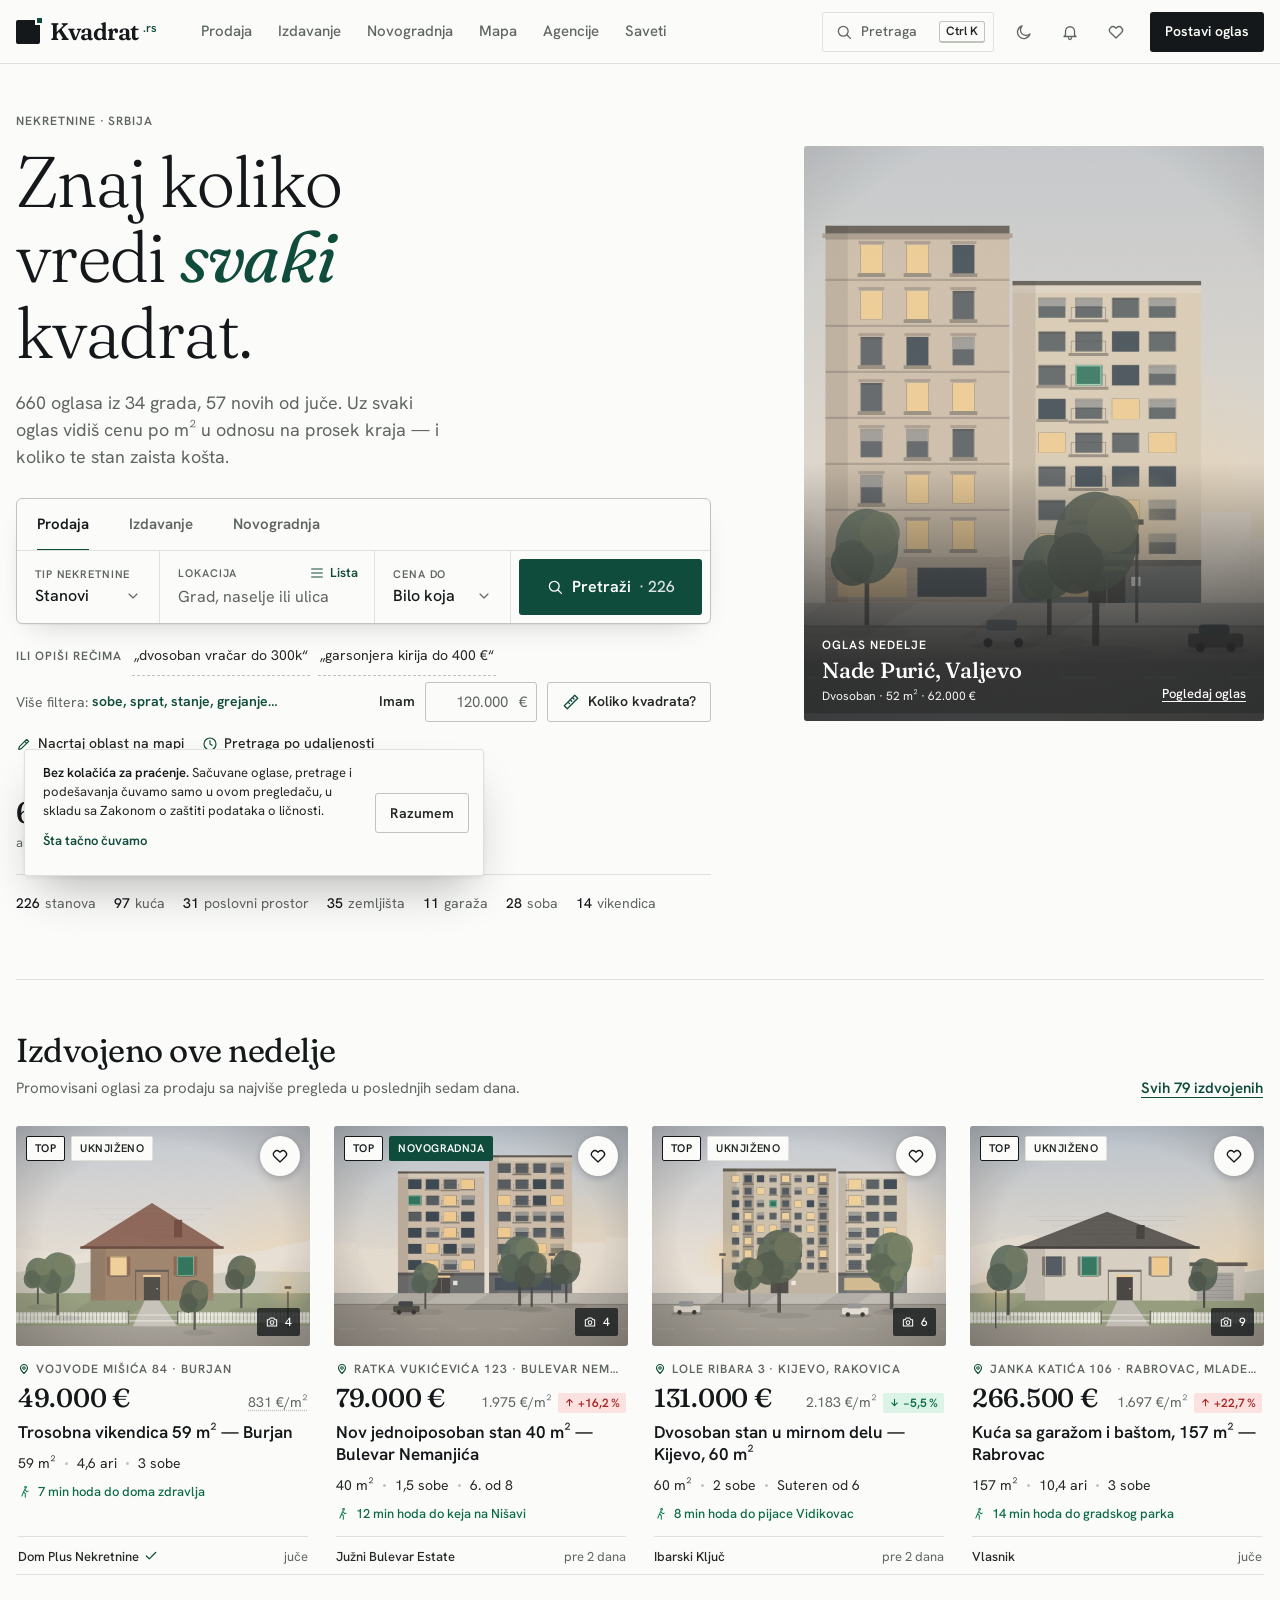
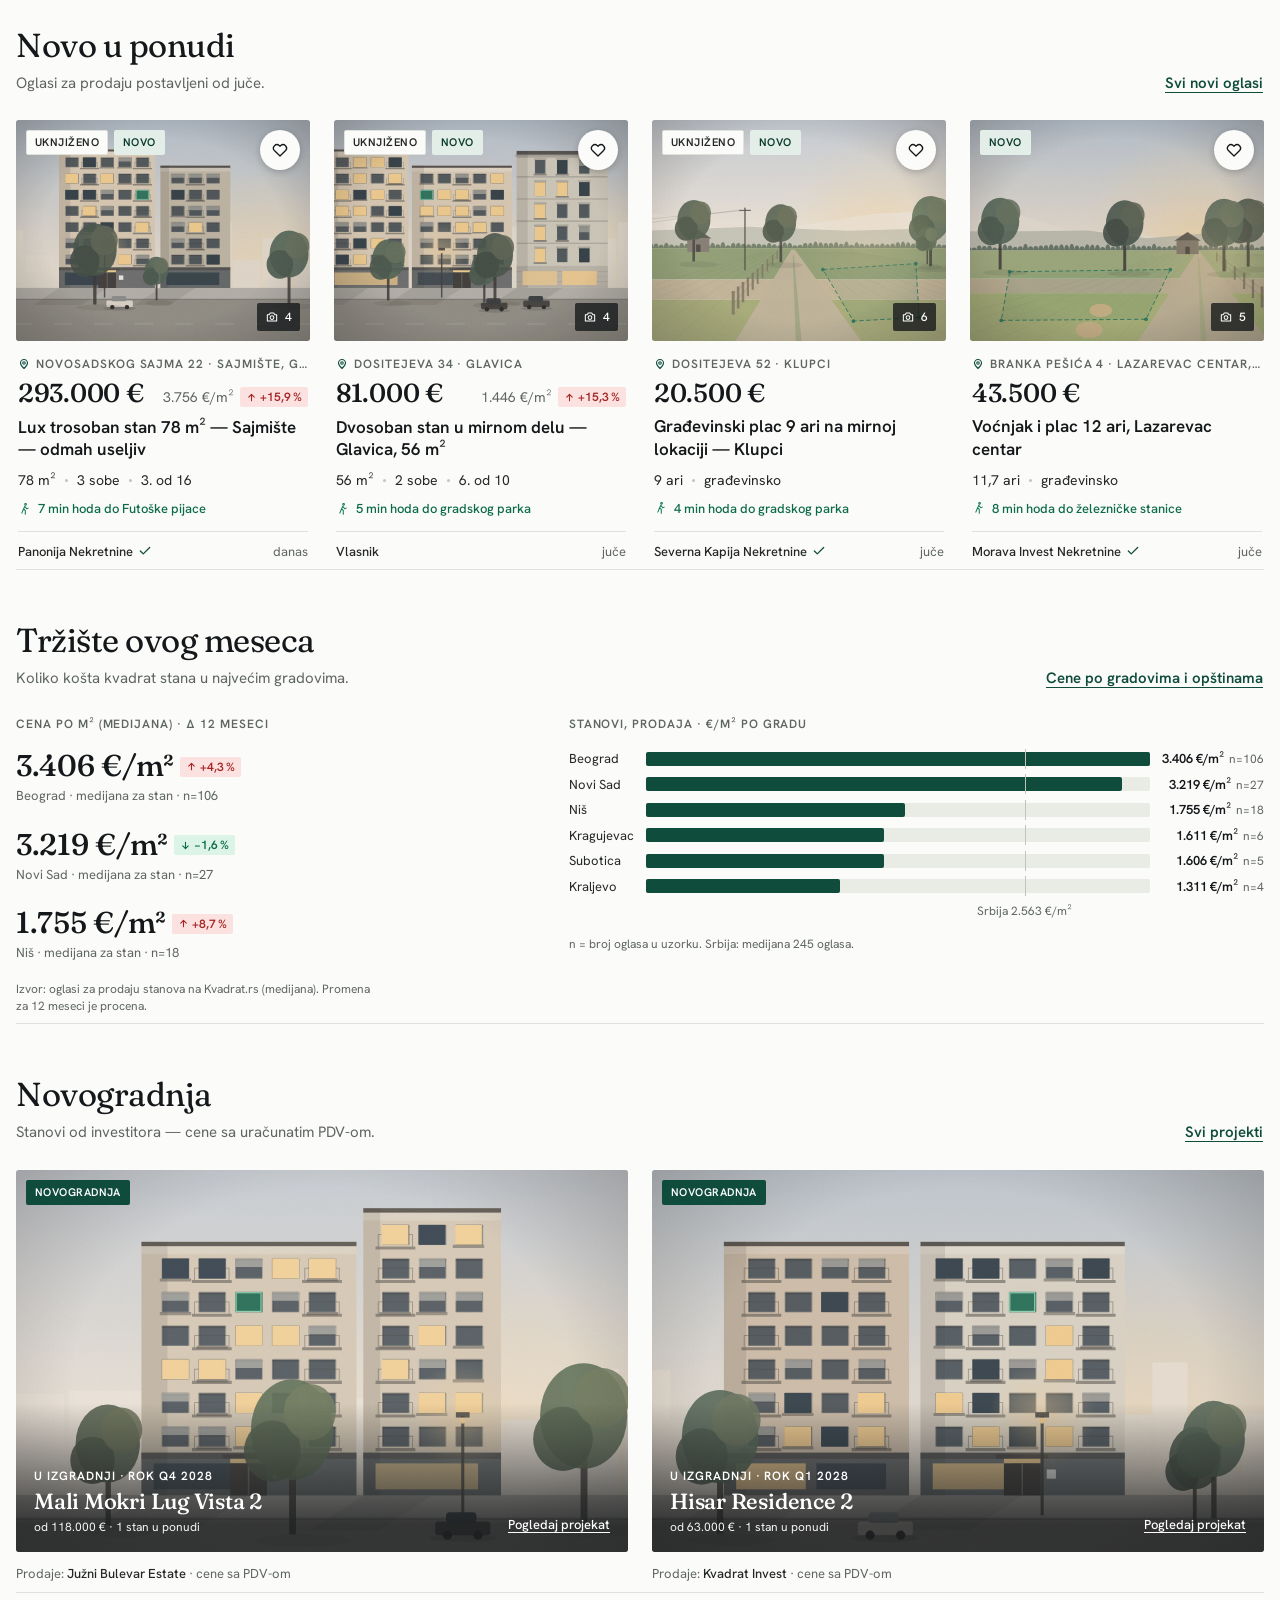
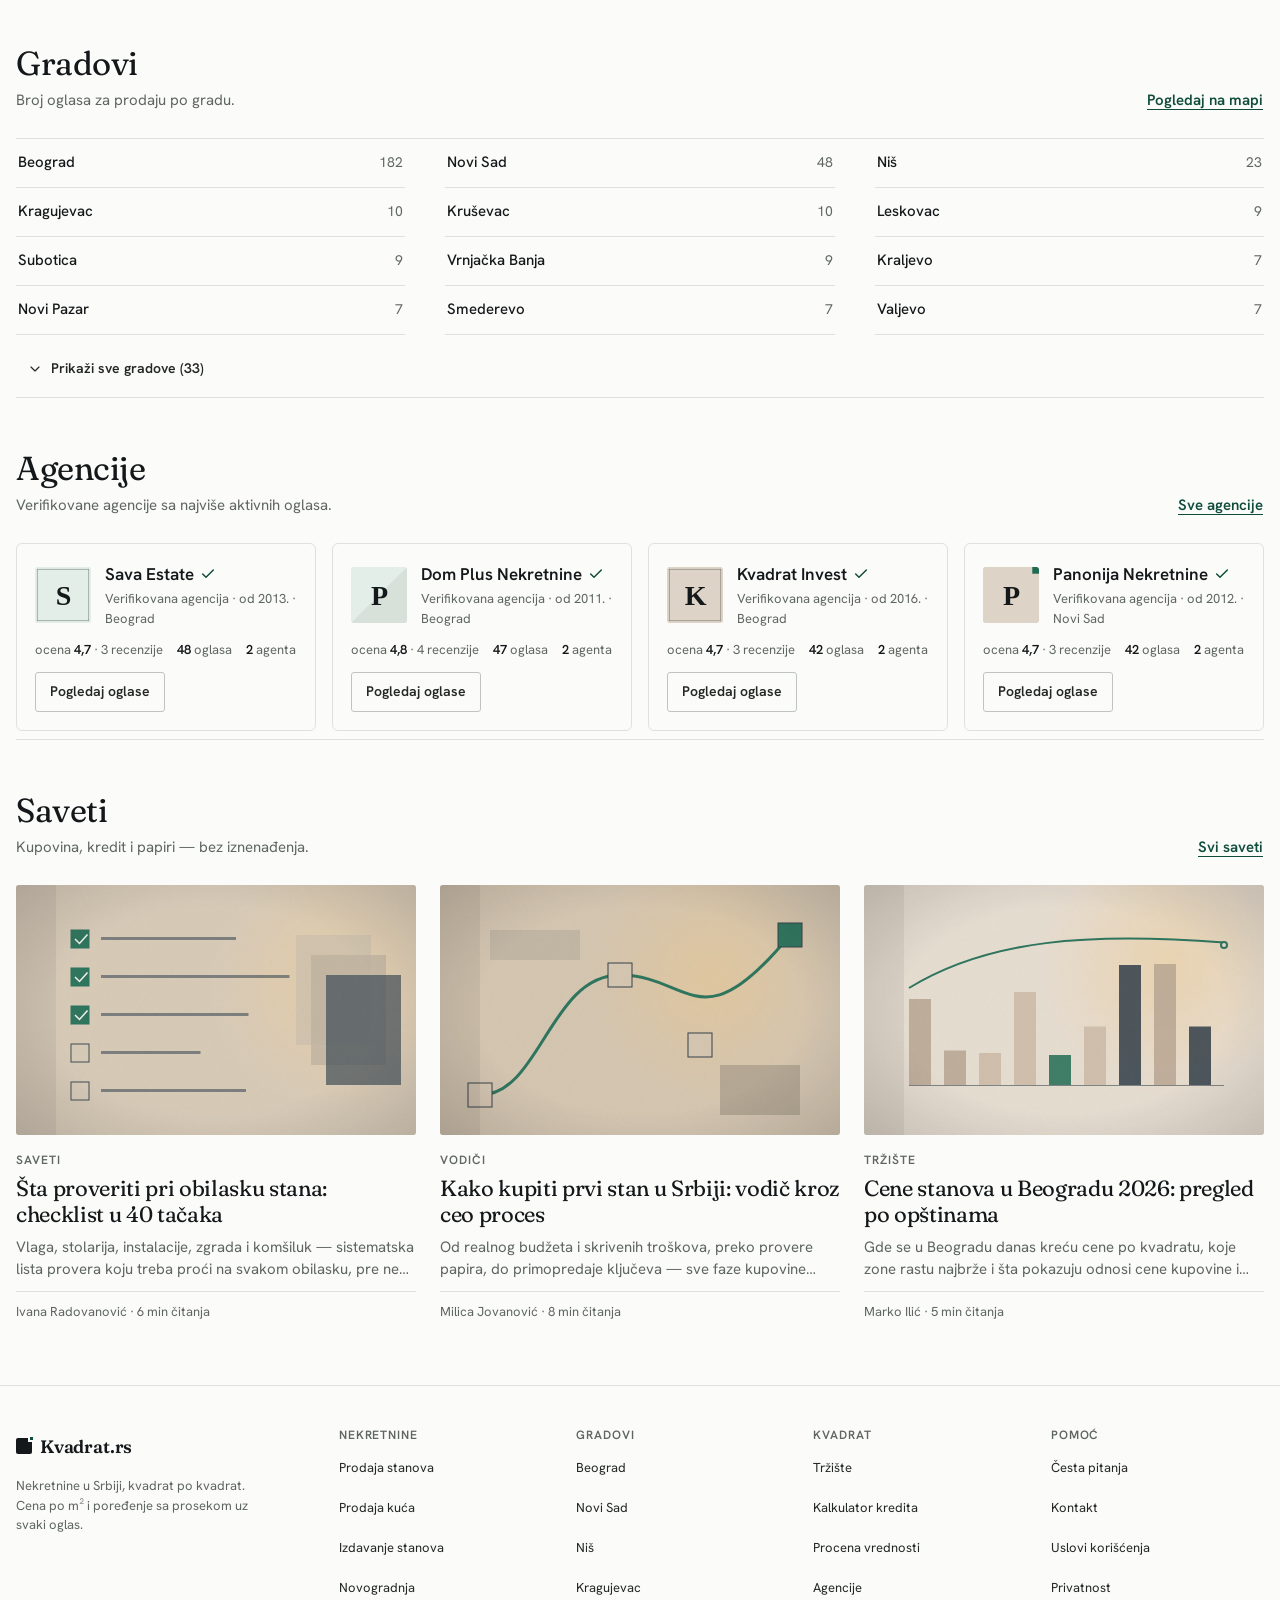
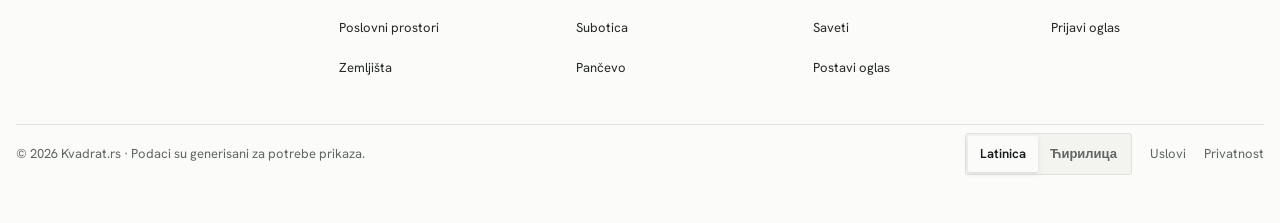
<file: index.html>
<!doctype html>
<html lang="sr">
<head>
<meta charset="utf-8">
<meta name="viewport" content="width=device-width,initial-scale=1,viewport-fit=cover">
<title>Kvadrat.rs</title>
<meta name="description" content="Kvadrat.rs — stanovi, kuće i poslovni prostori u Srbiji. Cena po m² uz svaki oglas, poređenje sa prosekom opštine, stvarni troškovi kupovine i fer cena.">
<meta name="color-scheme" content="light dark">
<script>
/* tema pre prvog crtanja (bez bljeska): kv.theme = 'light' | 'dark'; bez vrednosti važi sistemska */
(function () { try { var t = localStorage.getItem('kv.theme'); if (t === 'light' || t === 'dark') document.documentElement.setAttribute('data-theme', t); } catch (e) { /* localStorage nedostupan */ } })();
/* pismo pre prvog crtanja: kv.script = 'cyr' → lang="sr-Cyrl" (fontovi sa ćirilicom, vidi shell.css) */
(function () { try { if (localStorage.getItem('kv.script') === 'cyr') document.documentElement.setAttribute('lang', 'sr-Cyrl'); } catch (e) { /* localStorage nedostupan */ } })();
</script>
<link rel="preconnect" href="https://fonts.googleapis.com">
<link rel="preconnect" href="https://fonts.gstatic.com" crossorigin>
<link href="https://fonts.googleapis.com/css2?family=Fraunces:ital,opsz,wght,SOFT@0,9..144,300..700,50;1,9..144,300..700,50&family=Hanken+Grotesk:wght@400;500;600;700&family=Literata:opsz,wght@7..72,300..700&family=Manrope:wght@400..700&display=swap" rel="stylesheet">
<link rel="stylesheet" href="css/tokens.css">
<link rel="stylesheet" href="css/base.css">
<link rel="stylesheet" href="css/components.css">
<link rel="stylesheet" href="css/pages/home.css">
<link rel="stylesheet" href="css/pages/search.css">
<link rel="stylesheet" href="css/pages/listing.css">
<link rel="stylesheet" href="css/pages/map.css">
<link rel="stylesheet" href="css/pages/tools.css">
<link rel="stylesheet" href="css/pages/account.css">
<link rel="stylesheet" href="css/pages/agencies.css">
<link rel="stylesheet" href="css/pages/content.css">
<link rel="stylesheet" href="css/pages/shell.css">
</head>
<body>

<a class="skip kv-skip" href="#main">Preskoči na sadržaj</a>
<div id="app"><p class="kv-boot">Učitavanje Kvadrat.rs…</p></div>
<div id="toasts" aria-live="polite"></div>
<noscript><p class="kv-boot">Kvadrat.rs radi u pregledaču i za prikaz oglasa mu je potreban JavaScript.</p></noscript>

<script src="data.js" charset="utf-8"></script>
<script src="js/core.js" charset="utf-8"></script>
<script src="js/images.js" charset="utf-8"></script>
<script src="js/ui.js" charset="utf-8"></script>
<script src="js/engine.js" charset="utf-8"></script>
<script src="js/map.js" charset="utf-8"></script>
<script src="js/pages/home.js" charset="utf-8"></script>
<script src="js/pages/search.js" charset="utf-8"></script>
<script src="js/pages/listing.js" charset="utf-8"></script>
<script src="js/pages/map.js" charset="utf-8"></script>
<script src="js/pages/tools.js" charset="utf-8"></script>
<script src="js/pages/account.js" charset="utf-8"></script>
<script src="js/pages/agencies.js" charset="utf-8"></script>
<script src="js/pages/content.js" charset="utf-8"></script>
<script src="js/global.js" charset="utf-8"></script>
<script src="js/app.js" charset="utf-8"></script>

</body>
</html>
</file>
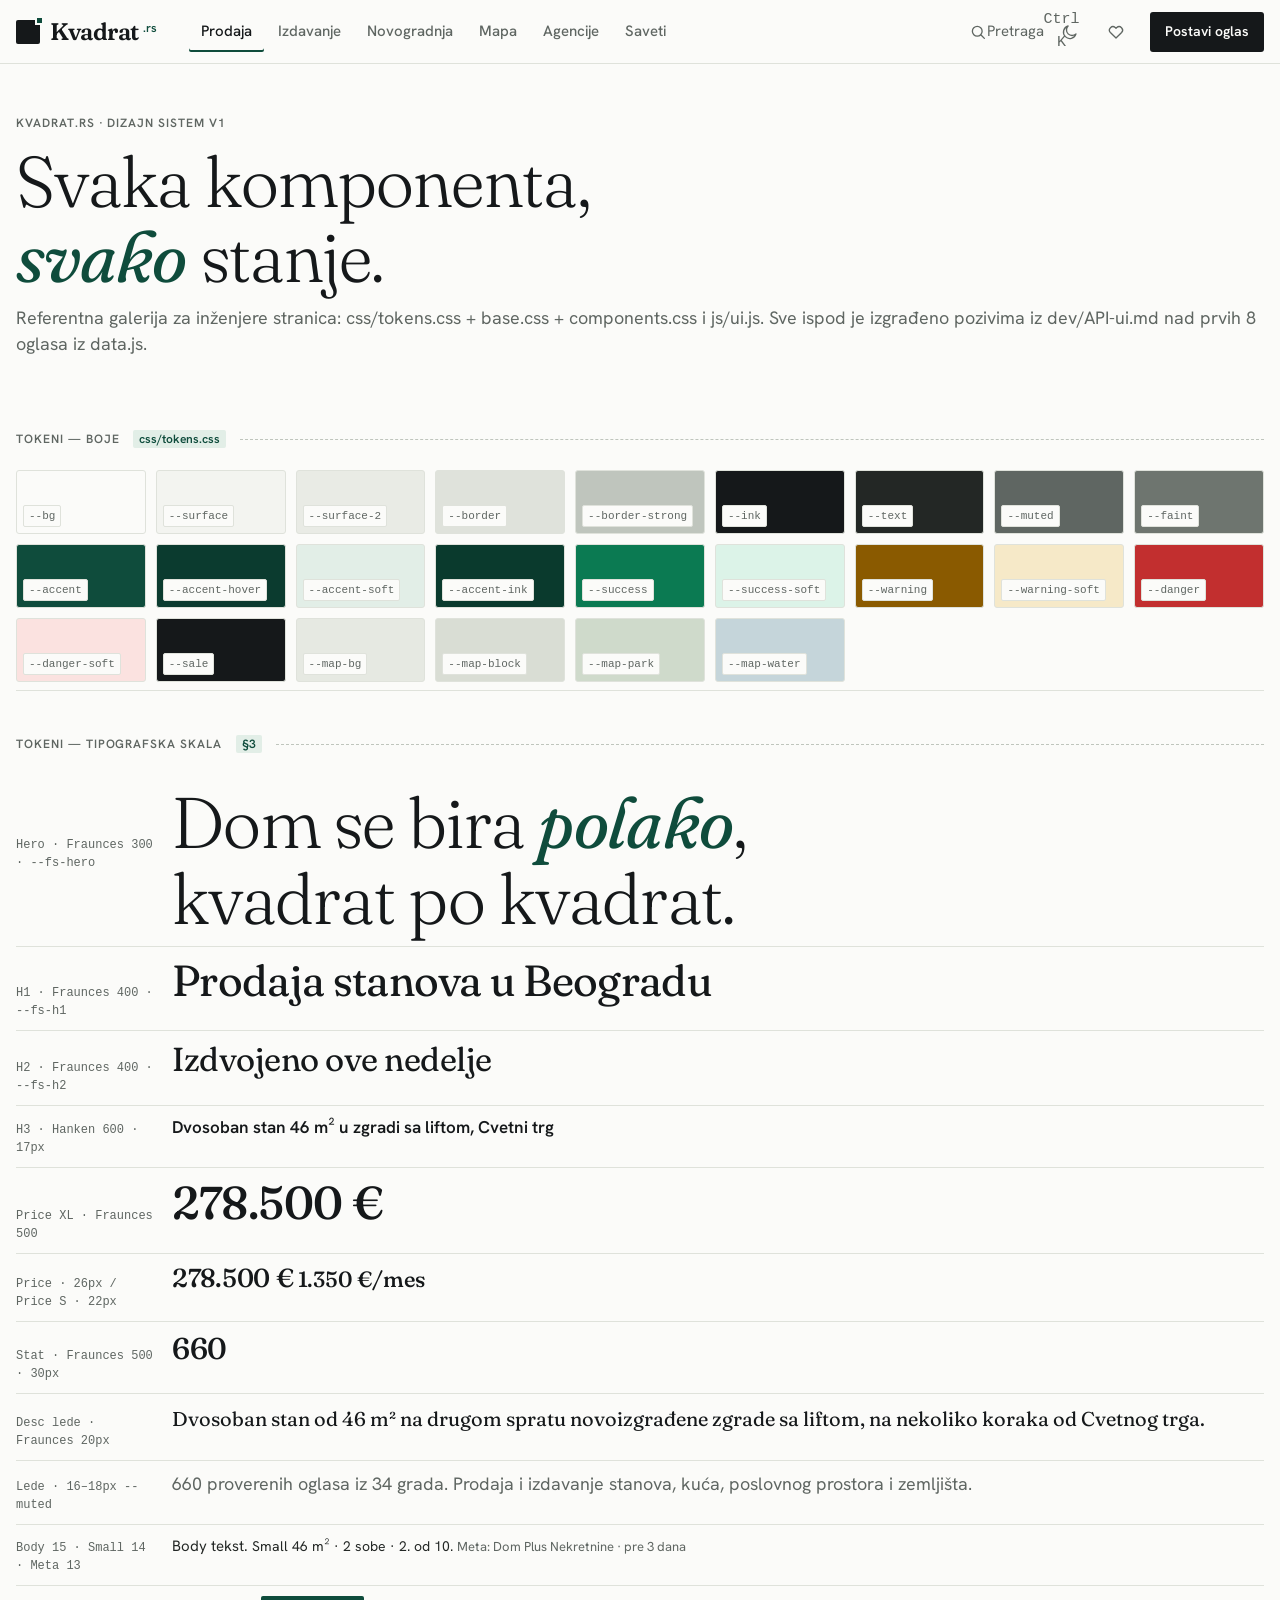
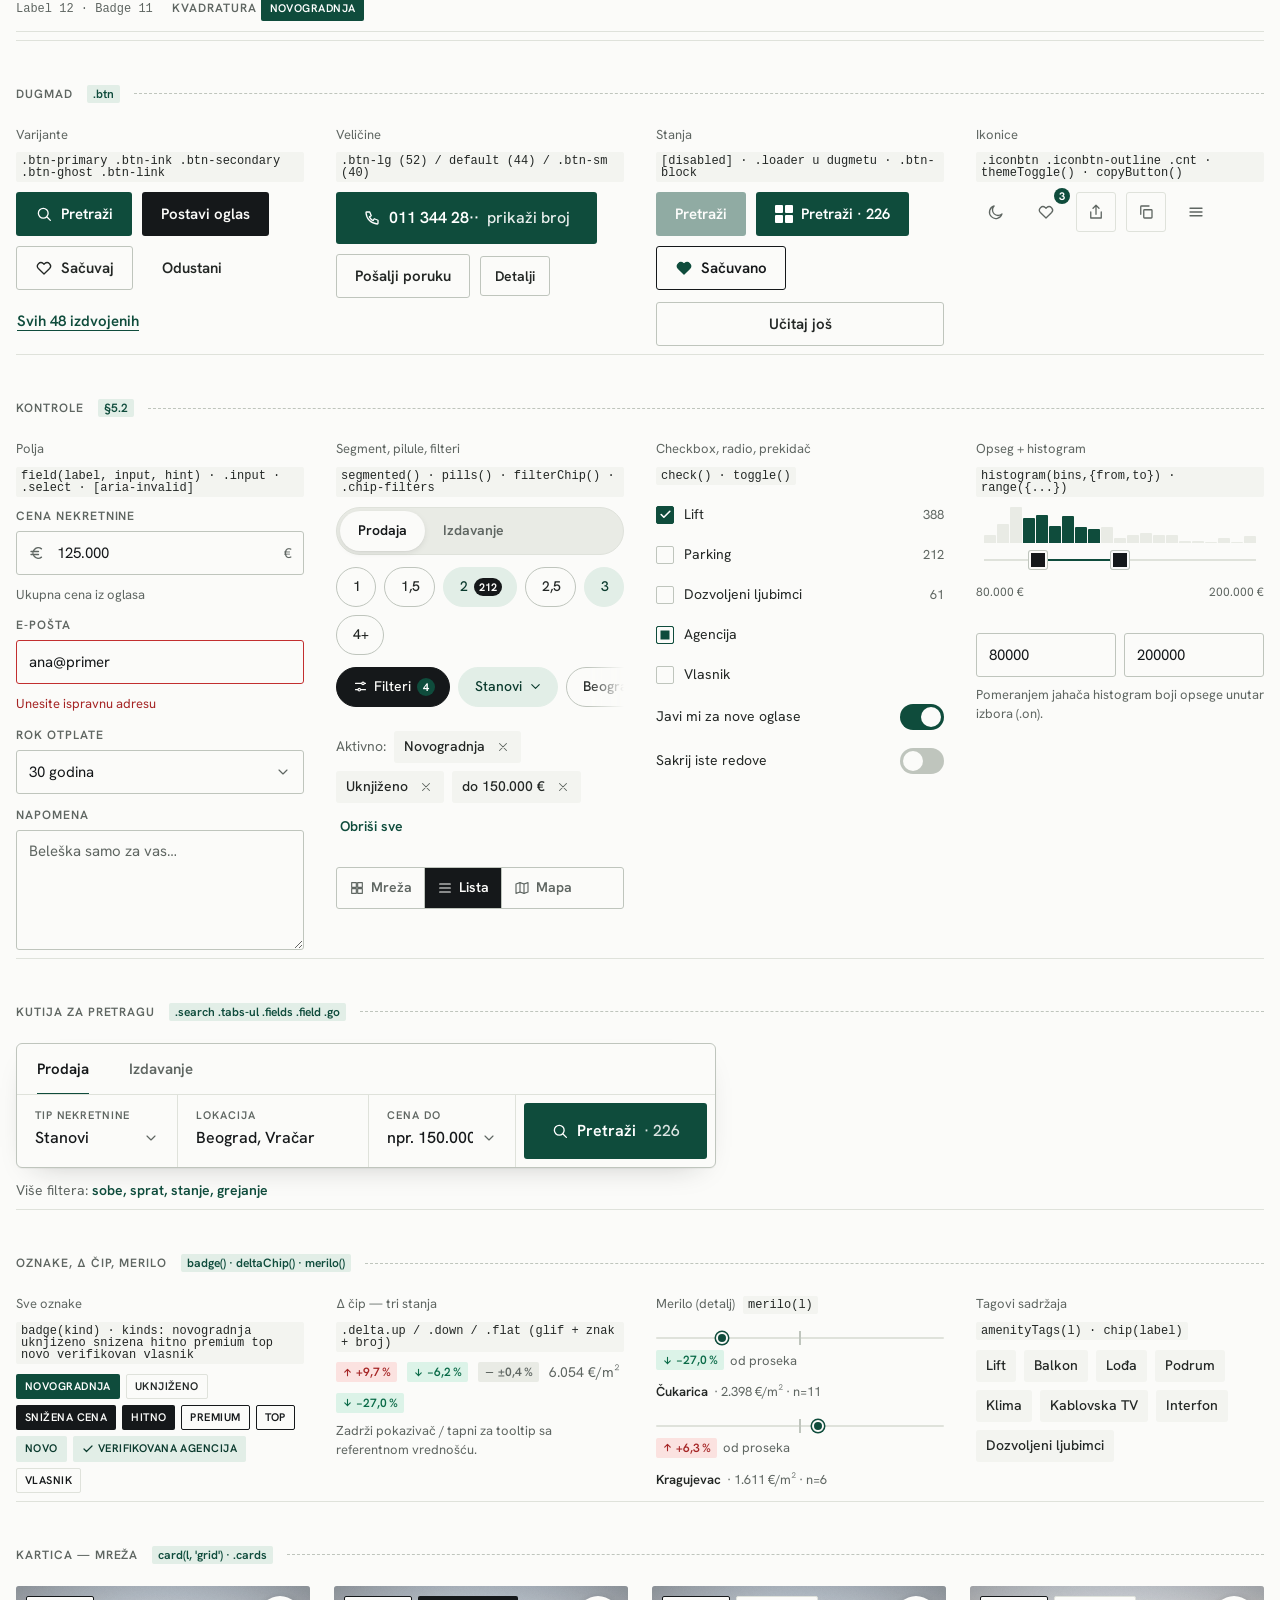
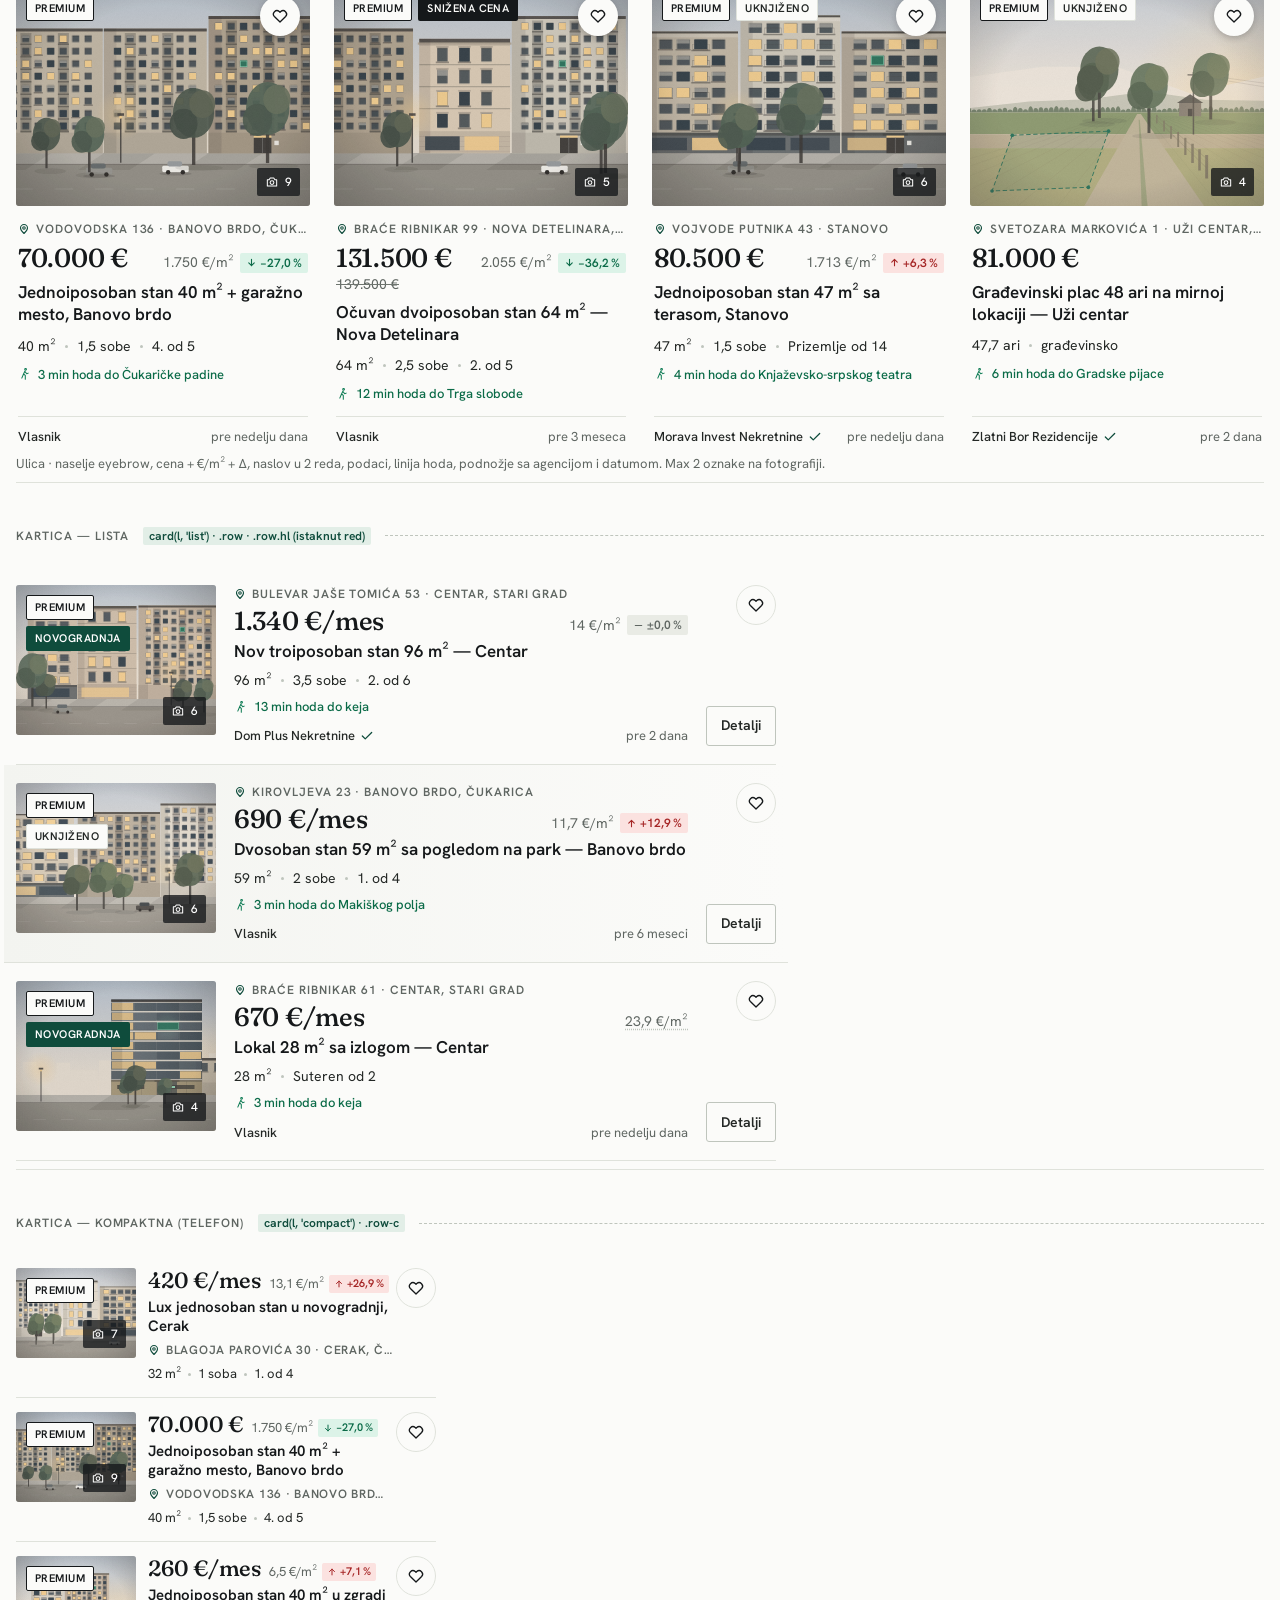
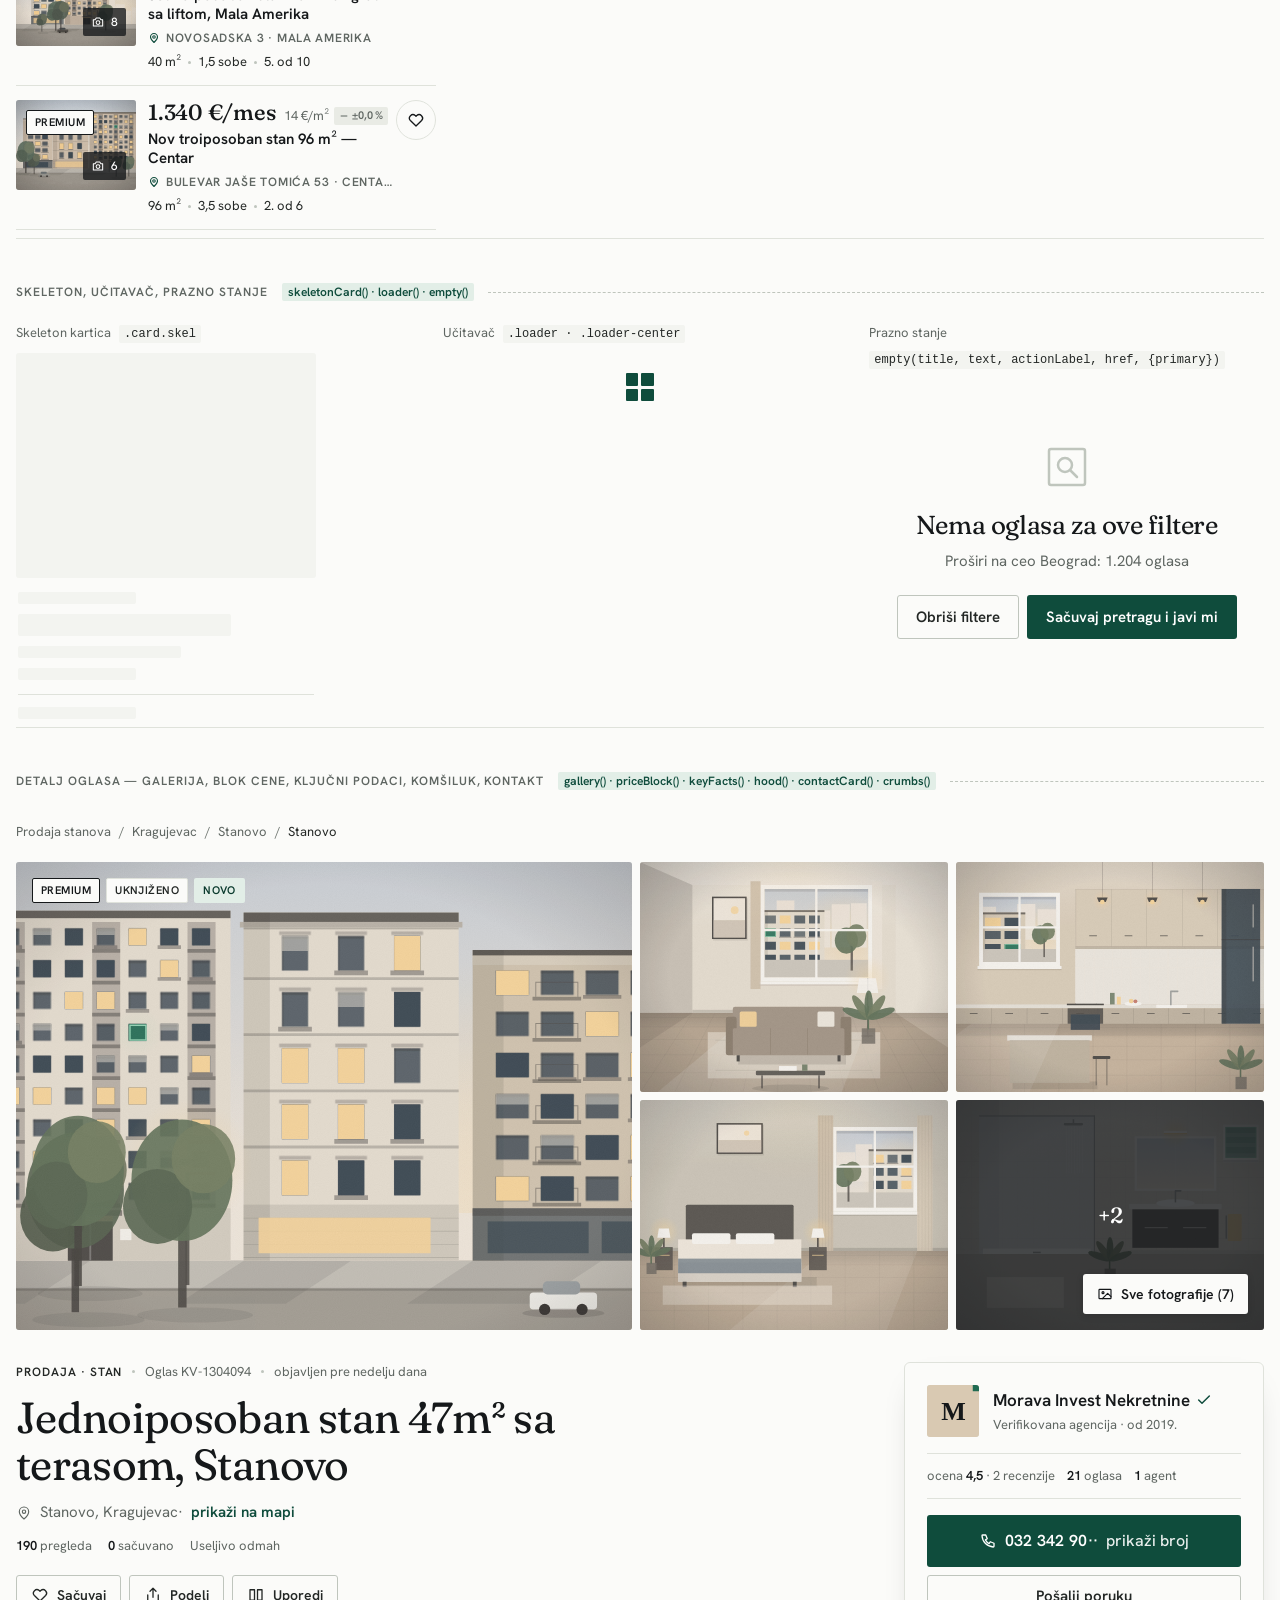
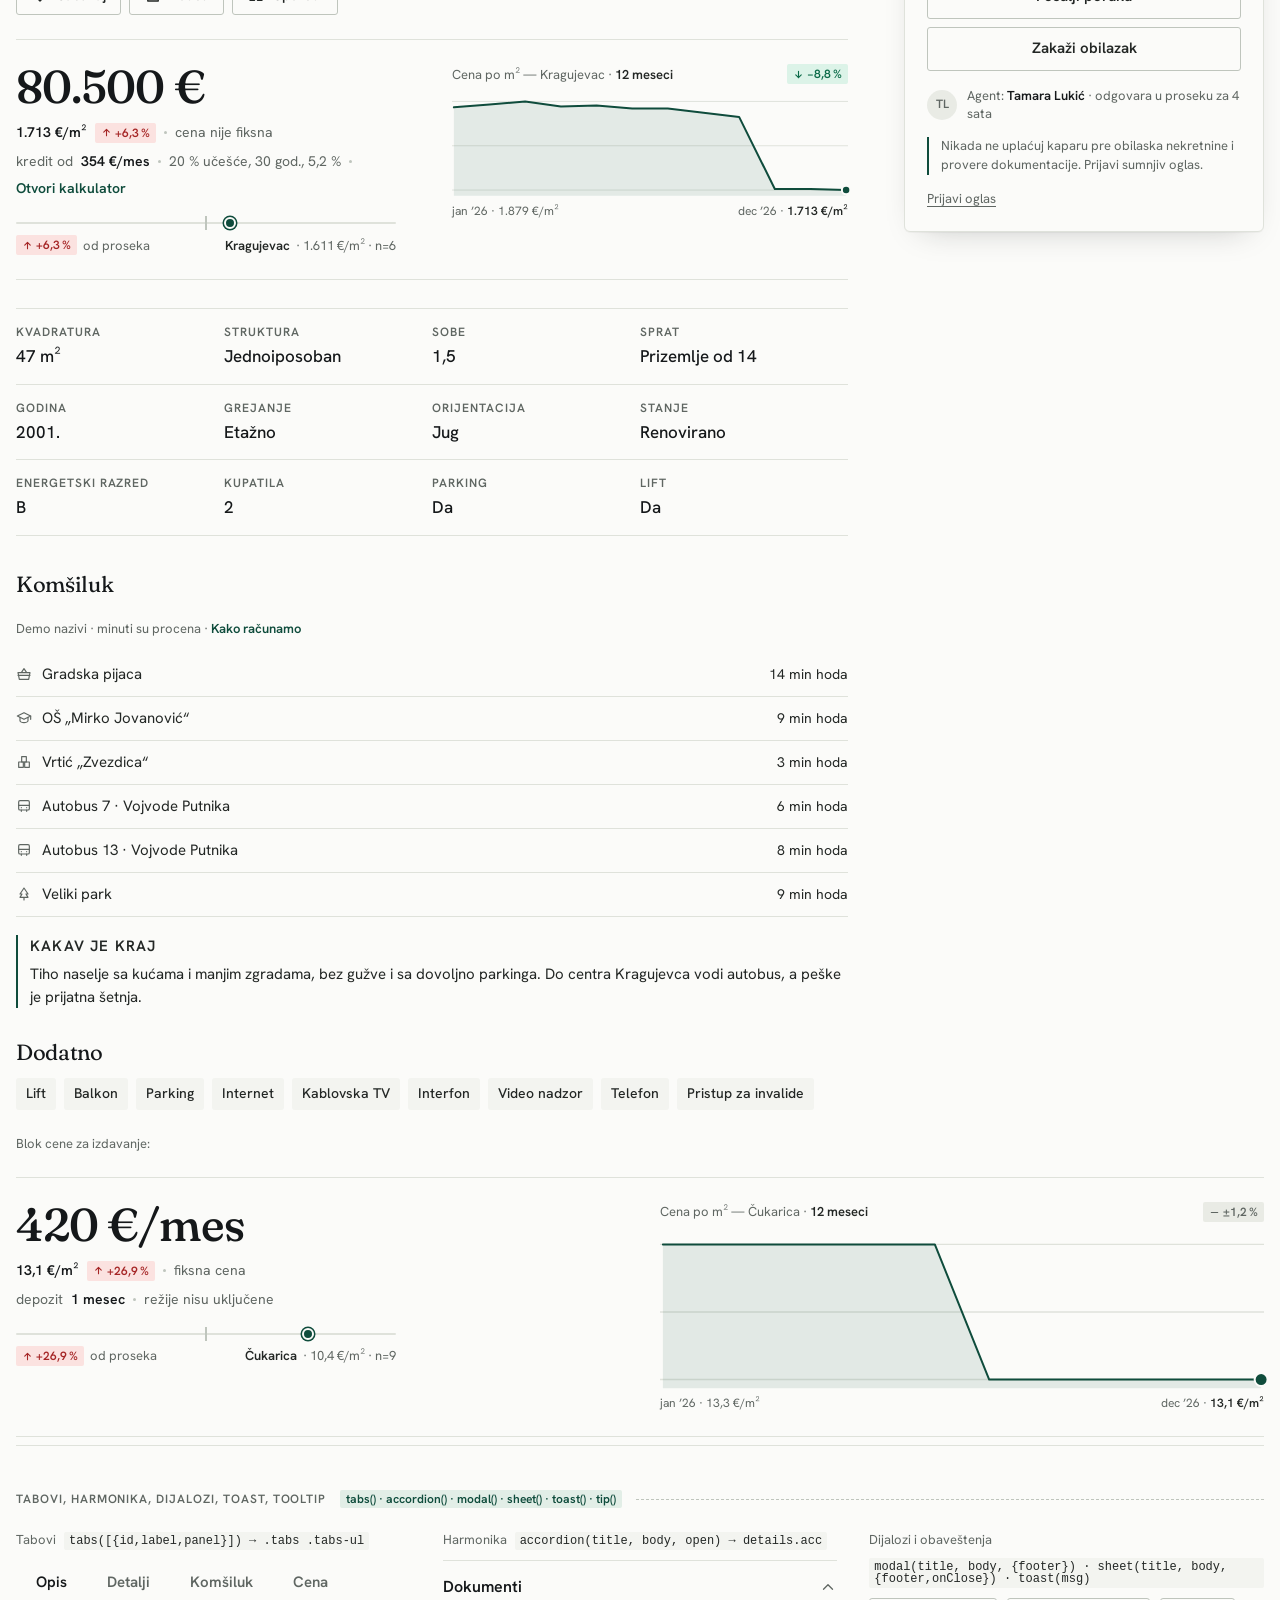
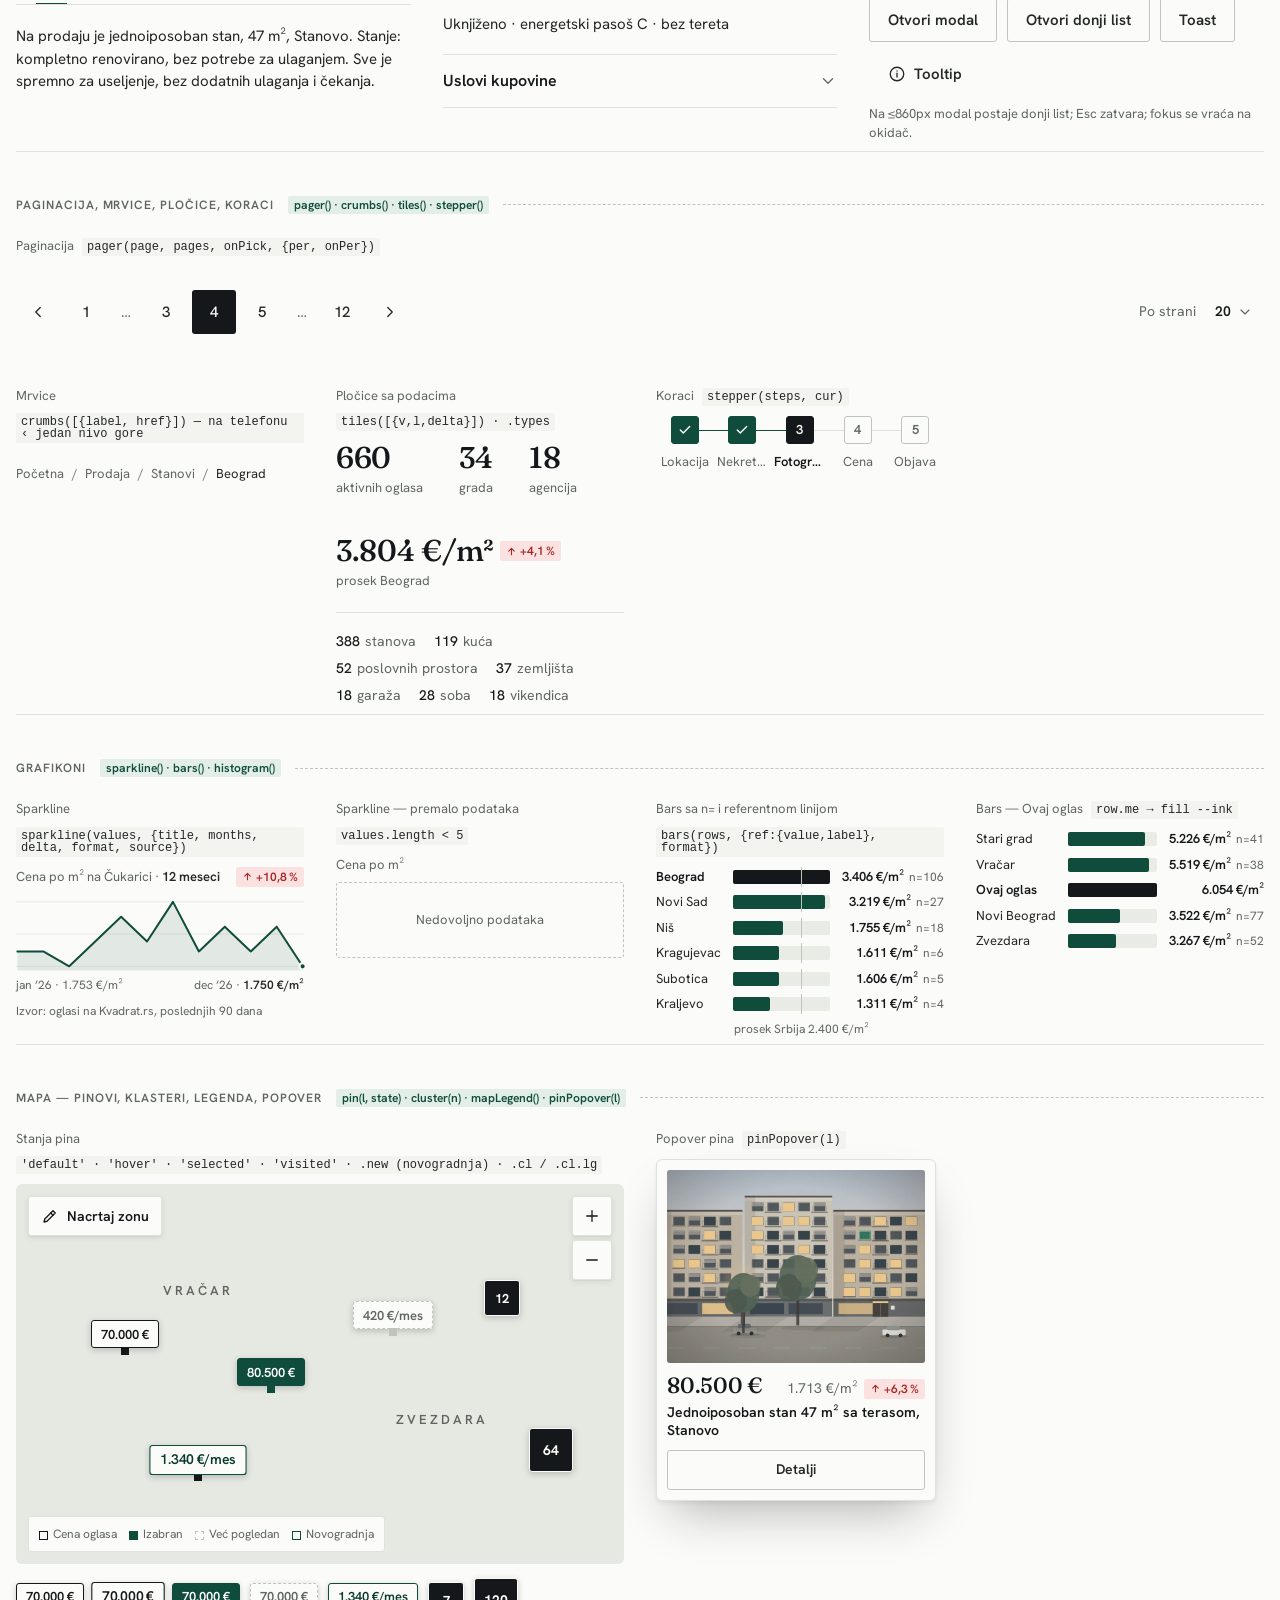
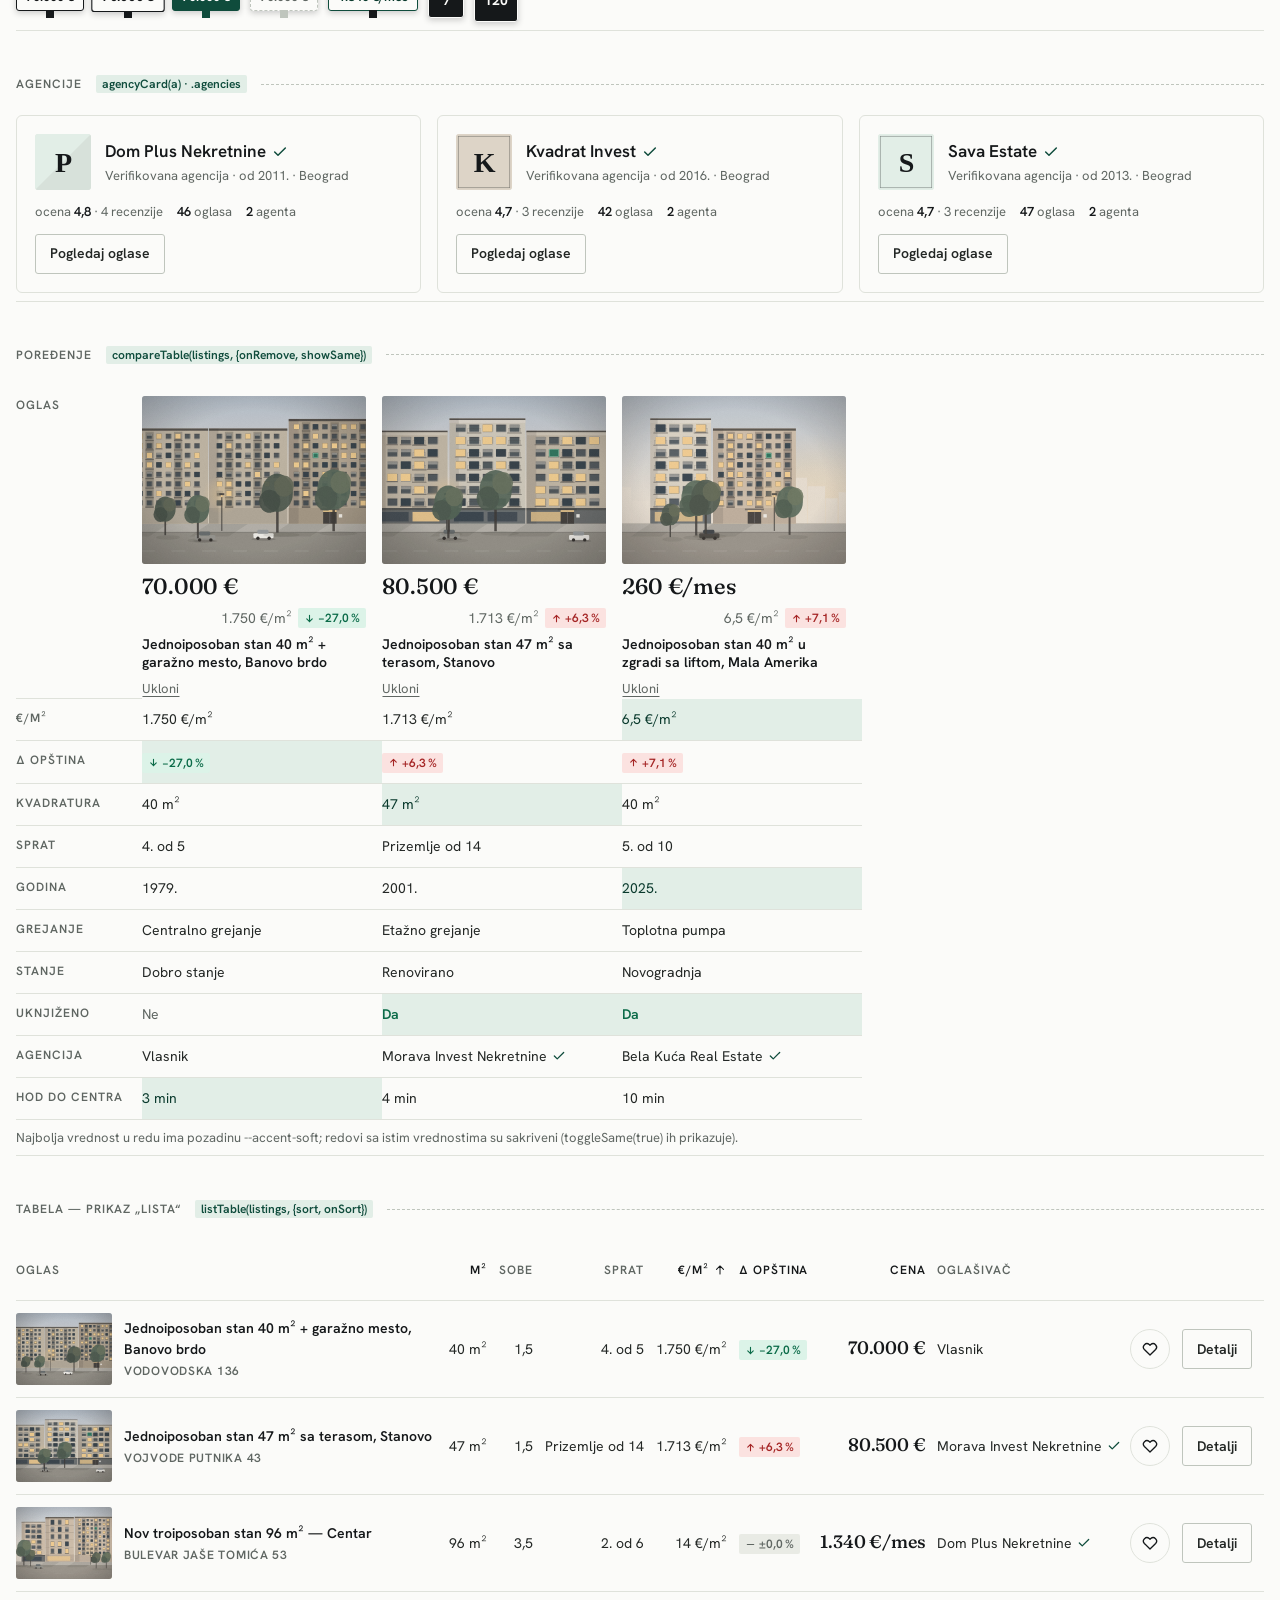
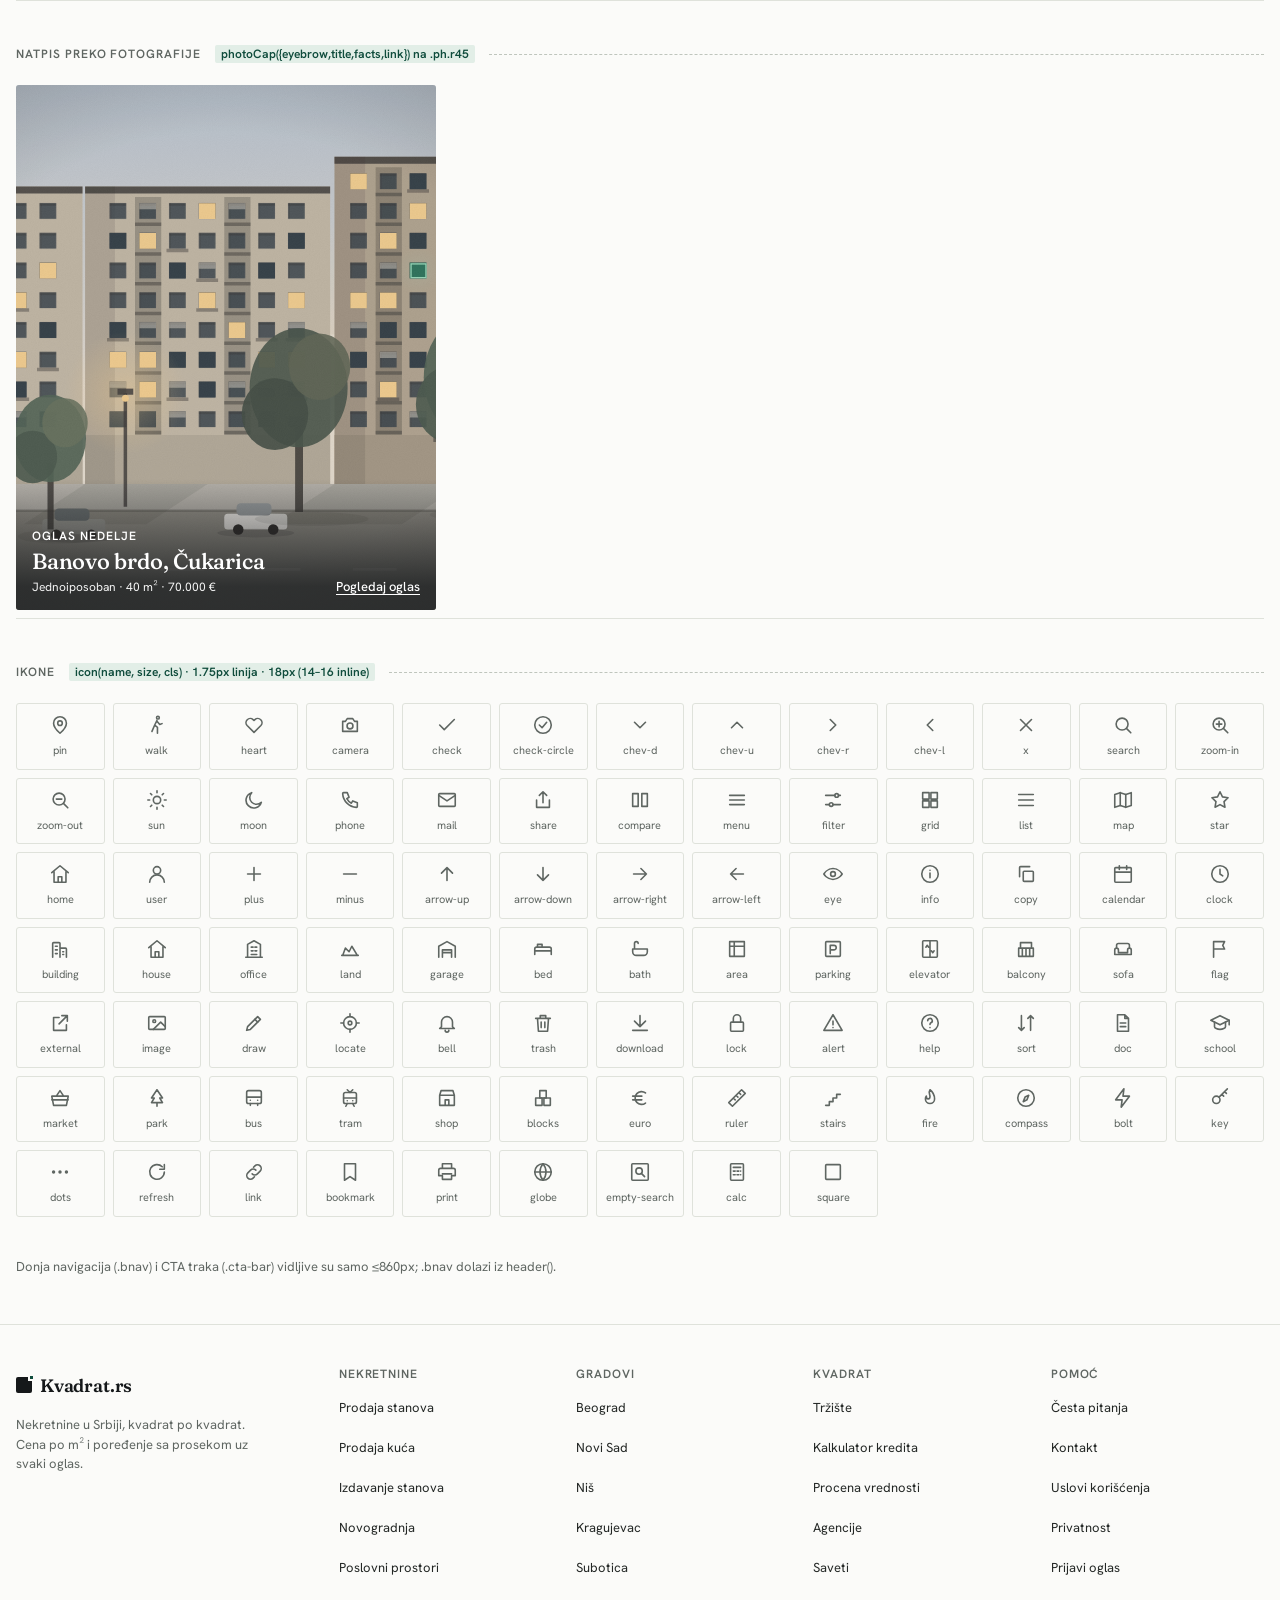
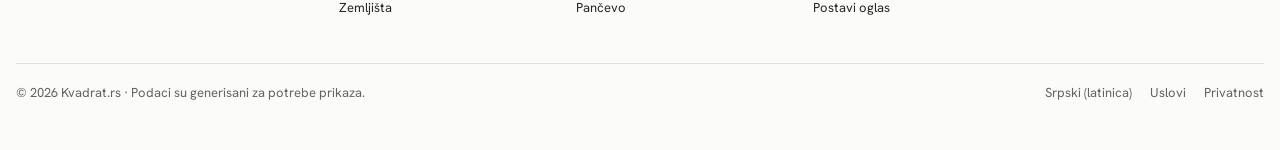
<file: dev/index.html>
<!doctype html>
<html lang="sr">
<head>
<meta charset="utf-8">
<meta name="viewport" content="width=device-width,initial-scale=1,viewport-fit=cover">
<title>Kvadrat.rs — dizajn sistem (styleguide)</title>
<link rel="preconnect" href="https://fonts.googleapis.com">
<link rel="preconnect" href="https://fonts.gstatic.com" crossorigin>
<link href="https://fonts.googleapis.com/css2?family=Fraunces:ital,opsz,wght,SOFT@0,9..144,300..700,50;1,9..144,300..700,50&family=Hanken+Grotesk:wght@400;500;600;700&display=swap" rel="stylesheet">
<link rel="stylesheet" href="../css/tokens.css">
<link rel="stylesheet" href="../css/base.css">
<link rel="stylesheet" href="../css/components.css">
<style>
/* samo za styleguide — ne kopirati na sajt */
.sg-sec{padding:44px 0 8px}
.sg-sec+.sg-sec{border-top:1px solid var(--border)}
.sg-label{display:flex;align-items:center;gap:14px;font-size:12px;font-weight:600;letter-spacing:.08em;text-transform:uppercase;color:var(--muted);margin-bottom:22px}
.sg-label::after{content:"";flex:1;border-top:1px dashed var(--border-strong)}
.sg-label code{font:600 12px/1 var(--f-body);letter-spacing:0;text-transform:none;color:var(--accent);background:var(--accent-soft);padding:3px 6px;border-radius:2px}
.sg-grid{display:grid;grid-template-columns:repeat(auto-fit,minmax(280px,1fr));gap:28px 32px}
.sg-item,.sg-sec,.sg-grid>*{min-width:0}
.sg-item>.t{font-size:13px;color:var(--muted);margin-bottom:10px;display:flex;gap:8px;align-items:baseline;flex-wrap:wrap}
.sg-item>.t code{font:500 12px/1 ui-monospace,Menlo,Consolas,monospace;color:var(--text);background:var(--surface);padding:3px 5px;border-radius:2px}
.sg-row{display:flex;flex-wrap:wrap;gap:10px;align-items:center}
.sg-sw{display:grid;grid-template-columns:repeat(auto-fill,minmax(120px,1fr));gap:10px}
.sg-sw div{height:64px;border-radius:var(--r);border:1px solid var(--border);display:flex;align-items:flex-end;padding:6px;font-size:11px;color:var(--muted);font-family:ui-monospace,Menlo,monospace}
.sg-sw div span{background:var(--bg);padding:2px 5px;border-radius:2px;border:1px solid var(--border)}
.sg-sw div.dark{color:#F3F4F0}.sg-sw div.light{color:#232725}
.sg-type>div{padding:10px 0;border-bottom:1px solid var(--border);display:grid;grid-template-columns:140px 1fr;gap:16px;align-items:baseline}
.sg-type small{font-size:12px;color:var(--muted);font-family:ui-monospace,Menlo,monospace}
.sg-icons{display:grid;grid-template-columns:repeat(auto-fill,minmax(88px,1fr));gap:8px}
.sg-icons div{display:flex;flex-direction:column;align-items:center;gap:6px;padding:10px 4px;border:1px solid var(--border);border-radius:var(--r);font-size:11px;color:var(--muted);text-align:center;word-break:break-all}
.sg-map{height:380px;position:relative}
.sg-note{font-size:13px;color:var(--muted);margin-top:8px}
.sg-rail{display:flex;gap:8px;overflow-x:auto;scrollbar-width:none;padding-right:36px;mask-image:linear-gradient(90deg,#000 calc(100% - 36px),transparent);-webkit-mask-image:linear-gradient(90deg,#000 calc(100% - 36px),transparent)}
.sg-rail::-webkit-scrollbar{display:none}
.sg-rows{max-width:760px}
.sg-compact{max-width:420px}
.sg-hero{max-width:420px}
.sg-h{margin-bottom:28px}
.sg-h p{margin-top:10px}
@media (max-width:600px){.sg-type>div{grid-template-columns:1fr;gap:4px}.sg-grid{grid-template-columns:1fr}}
</style>
</head>
<body>
<div id="app"></div>
<main id="main" class="wrap" aria-label="Styleguide"></main>
<div id="foot"></div>
<div id="toasts" aria-live="polite"></div>

<script src="../data.js" charset="utf-8"></script>
<script src="../js/core.js" charset="utf-8"></script>
<script src="../js/images.js" charset="utf-8"></script>
<script src="../js/ui.js" charset="utf-8"></script>
<script>
/* ───────── ŠIM samo za styleguide: fallback fmt/stats/mock/store/img/mortgage ako core.js / images.js još nisu prepisani ───────── */
(function () {
  'use strict';
  const has = (fn) => { try { return fn() !== undefined; } catch (e) { return false; } };
  const nf = new Intl.NumberFormat('sr-RS', { maximumFractionDigits: 0 });
  const nf1 = new Intl.NumberFormat('sr-RS', { maximumFractionDigits: 1 });
  const pl = (n, a, b, c) => { const m10 = n % 10, m100 = n % 100; if (m10 === 1 && m100 !== 11) return a; if (m10 >= 2 && m10 <= 4 && (m100 < 12 || m100 > 14)) return b; return c; };
  if (!has(() => fmt)) {
    window.fmt = {
      price: (n, t) => nf.format(Math.round(n)) + (t === 'izdavanje' ? ' €/mes' : ' €'),
      ppm: (n) => nf.format(Math.round(n)) + ' €/m²',
      m2: (n) => nf.format(Math.round(n)) + ' m²',
      num: (n) => nf.format(n),
      pct: (x, o = {}) => ((o.sign && x > 0) ? '+' : '') + nf1.format(Math.round(x * 10) / 10).replace('-', '−') + ' %',
      rel: (d) => d === 0 ? 'danas' : d === 1 ? 'juče' : d < 7 ? `pre ${d} dana` : d < 30 ? `pre ${Math.round(d / 7)} ${pl(Math.round(d / 7), 'nedelju', 'nedelje', 'nedelja')}` : d < 365 ? `pre ${Math.round(d / 30)} ${pl(Math.round(d / 30), 'mesec', 'meseca', 'meseci')}` : 'pre godinu dana',
      floor: (fl, tf) => fl == null ? null : (fl === 0 ? 'Prizemlje' : fl === -1 ? 'Suteren' : fl + '.') + (tf ? ' od ' + tf : ''),
      rooms: (ro) => (ROOMS.find((r) => r[0] === ro) || [0, ro + ' sobe'])[1],
      roomsN: (ro) => ro >= 5 ? '5+' : nf1.format(ro),
      plural: pl,
    };
  }
  const median = (arr) => { if (!arr.length) return 0; const s = [...arr].sort((a, b) => a - b); const m = s.length >> 1; return s.length % 2 ? s[m] : (s[m - 1] + s[m]) / 2; };
  if (!has(() => stats)) {
    const grp = (l, key) => D.listings.filter((x) => x.t === l.t && x.pt === l.pt && x.ppm && (key === 'all' || x[key] === l[key]));
    window.stats = {
      refPpm(l) {
        for (const [key, scope, label] of [['ns', 'nbhd', l.n], ['ms', 'mun', l.m], ['cs', 'city', l.c], ['all', 'all', 'Srbija']]) {
          const g = grp(l, key); if (g.length >= 5 || key === 'all') return { ppm: median(g.map((x) => x.ppm)), label, n: g.length, scope };
        }
      },
      delta(l) { const r = this.refPpm(l); if (!r || !r.ppm || !l.ppm) return null; return { pct: (l.ppm / r.ppm - 1) * 100, ppm: r.ppm, label: r.label, n: r.n, scope: r.scope }; },
      cityIndex() { return D.cities.filter((c) => c.maj).map((c) => { const g = D.listings.filter((x) => x.t === 'prodaja' && x.pt === 'stan' && x.cs === c.s && x.ppm); return { c: c.n, cs: c.s, ppm: median(g.map((x) => x.ppm)), change: ((hash(c.s) % 300) - 150) / 100, n: g.length }; }); },
      histogram(list, key, bins) { const v = list.map((x) => x[key]).filter((x) => x != null); const lo = Math.min(...v), hi = Math.max(...v), w = (hi - lo) / bins || 1; const out = Array.from({ length: bins }, (_, i) => ({ from: lo + i * w, to: lo + (i + 1) * w, n: 0 })); v.forEach((x) => { out[Math.min(bins - 1, Math.floor((x - lo) / w))].n++; }); return out; },
      medians(list) { return { p: median(list.map((x) => x.p)), ppm: median(list.map((x) => x.ppm).filter(Boolean)), a: median(list.map((x) => x.a).filter(Boolean)) }; },
      similar(l, n = 4) { return D.listings.filter((x) => x.s !== l.s && x.t === l.t && x.pt === l.pt && x.cs === l.cs).sort((a, b) => Math.abs(a.p - l.p) - Math.abs(b.p - l.p)).slice(0, n); },
    };
  }
  if (!has(() => mock)) {
    const STREETS = { beograd: ['Makenzijeva', 'Bulevar kralja Aleksandra', 'Cvijićeva', 'Vojvode Stepe', 'Požeška', 'Jurija Gagarina', 'Dalmatinska', 'Nehruova', 'Kneza Miloša', 'Takovska'], 'novi-sad': ['Bulevar oslobođenja', 'Futoška', 'Jevrejska', 'Narodnog fronta', 'Dunavska'], nis: ['Obrenovićeva', 'Bulevar Nemanjića', 'Vožda Karađorđa'], default: ['Glavna', 'Kralja Petra', 'Svetog Save', 'Cara Dušana', 'Karađorđeva'] };
    const POI = { beograd: ['pijace Kalenić', 'Tašmajdana', 'stanice Vukov spomenik', 'Ade Ciganlije', 'Slavije', 'pijace Zeleni venac', 'Zvezdarske šume', 'Košutnjaka'], 'novi-sad': ['Dunavskog parka', 'Štranda', 'Futoške pijace', 'Limanskog parka'], nis: ['Tvrđave', 'Čair parka', 'Trga kralja Milana'], default: ['centra', 'glavne pijace', 'gradskog parka', 'železničke stanice'] };
    const pick = (arr, h) => arr[h % arr.length];
    window.mock = {
      street(l) { if (l.ad) return l.ad; const h = hash(l.s + '#st'); return `${pick(STREETS[l.cs] || STREETS.default, h)} ${1 + (h >>> 4) % 120}`; },
      walk(l) { const h = hash(l.s + '#wk'); return { min: 3 + (h % 12), to: pick(POI[l.cs] || POI.default, h >>> 3) }; },
      history(l) { const r = rng(hash(l.s + '#hist')); const now = new Date(2026, 9, 1); const ps = [l.p]; for (let i = 1; i < 12; i++) ps.push(ps[i - 1] / (1 + (r() - 0.42) * 0.035)); return ps.reverse().map((p, k) => { const d = new Date(now.getFullYear(), now.getMonth() - (11 - k), 1); return { m: `${d.getFullYear()}-${String(d.getMonth() + 1).padStart(2, '0')}`, p: Math.round(p) }; }); },
      hood(l) { const h = hash(l.s + '#hood') >>> 1; return { transport: [{ type: 'Autobus', line: String(16 + h % 80), stop: pick(['Vukov spomenik', 'Slavija', 'Zeleni venac', 'Trg Republike', 'Banovo brdo'], h), min: 2 + h % 6 }, { type: 'Tramvaj', line: String(2 + (h >> 4) % 12), stop: pick(['Pravni fakultet', 'Dorćol', 'Banjica', 'Blok 45'], h >> 2), min: 4 + (h >> 3) % 7 }], pijaca: { name: 'Pijaca ' + pick(['Kalenić', 'Đeram', 'Zeleni venac', 'Bajloni', 'Vidikovac'], h), min: 3 + h % 9 }, skola: { name: 'OŠ „' + pick(['Vuk Karadžić', 'Sveti Sava', 'Nikola Tesla', 'Jovan Dučić'], h >> 1) + '“', min: 4 + (h >> 2) % 8 }, park: { name: pick(['Tašmajdan', 'Topčider', 'Zvezdarska šuma', 'Park Ušće'], h >> 3), min: 5 + (h >> 4) % 10 }, note: `${l.n || l.m} je ${pick(['miran stambeni kraj sa starim drvoredima', 'živ kraj sa kafićima i pijacom na pet minuta', 'porodični kraj blizu škola i parkova', 'dobro povezan kraj uz glavne saobraćajnice'], h >> 5)}; parkiranje ${pick(['je lako posle 18h', 'zahteva zonsku kartu', 'je rešeno garažama u novim zgradama'], h >> 6)}.` }; },
    };
  }
  if (!has(() => store)) {
    const read = (k, fb) => { try { return JSON.parse(localStorage.getItem('kv.' + k)) ?? fb; } catch (e) { return fb; } };
    const write = (k, v) => { try { localStorage.setItem('kv.' + k, JSON.stringify(v)); } catch (e) { /* ignore */ } };
    const subs = [];
    const st = window.store = {
      favs: new Set(read('favs', [])), compare: read('compare', []), recent: read('recent', []), searches: read('searches', []), notes: read('notes', {}),
      on(fn) { subs.push(fn); return () => { const i = subs.indexOf(fn); if (i >= 0) subs.splice(i, 1); }; },
      emit() { subs.forEach((f) => f()); },
      toggleFav(s) { if (st.favs.has(s)) st.favs.delete(s); else st.favs.add(s); write('favs', [...st.favs]); st.emit(); },
      isFav(s) { return st.favs.has(s); },
      toggleCompare(s) { const i = st.compare.indexOf(s); if (i >= 0) st.compare.splice(i, 1); else if (st.compare.length < 4) st.compare.push(s); write('compare', st.compare); st.emit(); },
      inCompare(s) { return st.compare.includes(s); },
      pushRecent(s) { st.recent = [s, ...st.recent.filter((x) => x !== s)].slice(0, 12); write('recent', st.recent); st.emit(); },
      saveSearch(name, params) { st.searches.push({ id: Date.now().toString(36), name, params, created: Date.now() }); write('searches', st.searches); st.emit(); },
      removeSearch(id) { st.searches = st.searches.filter((x) => x.id !== id); write('searches', st.searches); st.emit(); },
      setNote(s, text) { st.notes[s] = text; write('notes', st.notes); st.emit(); },
    };
  }
  if (!has(() => mortgage)) {
    window.mortgage = (principal, ratePct, years) => { const r = ratePct / 100 / 12, n = years * 12; const monthly = r ? principal * r / (1 - Math.pow(1 + r, -n)) : principal / n; return { monthly, total: monthly * n, interest: monthly * n - principal }; };
  }
  if (!has(() => img)) {
    const KINDS = { stan: ['facade', 'interior', 'interior', 'interior', 'interior', 'facade', 'facade'], kuca: ['house', 'interior', 'interior', 'interior', 'land', 'facade'], 'poslovni-prostor': ['facade', 'interior', 'facade'], zemljiste: ['land', 'land', 'land'], garaza: ['garage', 'garage', 'facade'], soba: ['interior', 'interior', 'facade'], vikendica: ['house', 'interior', 'land'] };
    const svgFor = (l, idx) => { const kinds = KINDS[l.pt] || KINDS.stan; const k = typeof kindFor === 'function' ? kindFor(l.pt, idx) : kinds[idx % kinds.length]; return scene(l.s, k, idx); };
    const uri = (svg) => 'data:image/svg+xml;utf8,' + encodeURIComponent(svg);
    const DIM = { '4:3': [800, 600], '16:10': [800, 500], '1:1': [600, 600], '4:5': [800, 1000] };
    window.img = {
      src: (l, idx = 0) => uri(svgFor(l, idx)),
      el(l, idx = 0, o = {}) { const [w, h] = DIM[o.aspect || '4:3'] || DIM['4:3']; const kinds = this.kinds(l); return el('img', { src: uri(svgFor(l, idx)), alt: o.alt || `${l.ti} — ${kinds[idx % kinds.length]}`, width: w, height: h, loading: 'lazy', decoding: 'async', class: o.cls || null }); },
      kinds: (l) => { const k = KINDS[l.pt] || KINDS.stan; return Array.from({ length: l.im || 1 }, (_, i) => k[i % k.length]); },
      hero: () => (typeof heroArt === 'function' ? heroArt() : ''),
      city: (s) => uri(typeof cityArt === 'function' ? cityArt(hash(s)) : '<svg xmlns="http://www.w3.org/2000/svg"/>'),
      article: (s) => uri(scene(s, 'interior', 0)),
      mark: (a) => { const ini = a.n.split(/\s+/).slice(0, 2).map((w) => w[0]).join(''); return uri(`<svg xmlns="http://www.w3.org/2000/svg" viewBox="0 0 56 56"><rect width="56" height="56" fill="#E9EBE5"/><text x="28" y="35" text-anchor="middle" font-family="Georgia,serif" font-size="22" fill="#15181A">${ini}</text></svg>`); },
    };
  }
})();

/* ───────── galerija komponenti ───────── */
(function () {
  'use strict';
  const L = D.listings.slice(0, 8);
  const withPhotos = D.listings.find((l) => l.im >= 7) || L[0];
  const sale = D.listings.find((l) => saleKindOf(l)) || L[0];
  function saleKindOf(l) { return badgeKinds(l).includes('snizena'); }
  const main = document.getElementById('main');
  document.getElementById('app').appendChild(header('/prodaja'));
  document.getElementById('foot').appendChild(footer());

  const sec = (label, code, ...kids) => main.appendChild(el('section', { class: 'sg-sec' }, el('p', { class: 'sg-label' }, label, code ? el('code', {}, code) : null), ...kids));
  const item = (title, code, node, note) => el('div', { class: 'sg-item' }, el('p', { class: 't' }, title, code ? el('code', {}, code) : null), node, note ? el('p', { class: 'sg-note' }, note) : null);
  const grid = (...kids) => el('div', { class: 'sg-grid' }, ...kids);
  const row = (...kids) => el('div', { class: 'sg-row' }, ...kids);

  /* uvod */
  main.appendChild(el('div', { class: 'sg-h', style: 'padding-top:40px' },
    el('p', { class: 'eyebrow' }, 'Kvadrat.rs · dizajn sistem v1'),
    el('h1', { class: 't-hero', style: 'margin-top:12px' }, 'Svaka komponenta, ', el('em', {}, 'svako'), ' stanje.'),
    el('p', { class: 'lede' }, 'Referentna galerija za inženjere stranica: css/tokens.css + base.css + components.css i js/ui.js. Sve ispod je izgrađeno pozivima iz dev/API-ui.md nad prvih 8 oglasa iz data.js.')));

  /* tokeni */
  const sw = ['--bg', '--surface', '--surface-2', '--border', '--border-strong', '--ink', '--text', '--muted', '--faint', '--accent', '--accent-hover', '--accent-soft', '--accent-ink', '--success', '--success-soft', '--warning', '--warning-soft', '--danger', '--danger-soft', '--sale', '--map-bg', '--map-block', '--map-park', '--map-water'];
  sec('Tokeni — boje', 'css/tokens.css', el('div', { class: 'sg-sw' }, sw.map((v) => el('div', { style: `background:var(${v})` }, el('span', {}, v)))));
  sec('Tokeni — tipografska skala', '§3', el('div', { class: 'sg-type' },
    el('div', {}, el('small', {}, 'Hero · Fraunces 300 · --fs-hero'), el('p', { class: 't-hero' }, 'Dom se bira ', el('em', {}, 'polako'), ', kvadrat po kvadrat.')),
    el('div', {}, el('small', {}, 'H1 · Fraunces 400 · --fs-h1'), el('p', { class: 't-h1' }, 'Prodaja stanova u Beogradu')),
    el('div', {}, el('small', {}, 'H2 · Fraunces 400 · --fs-h2'), el('p', { class: 't-h2' }, 'Izdvojeno ove nedelje')),
    el('div', {}, el('small', {}, 'H3 · Hanken 600 · 17px'), el('p', { class: 't-h3' }, 'Dvosoban stan 46 m² u zgradi sa liftom, Cvetni trg')),
    el('div', {}, el('small', {}, 'Price XL · Fraunces 500'), el('p', { class: 'price', style: 'font-size:var(--fs-price-xl)' }, '278.500 €')),
    el('div', {}, el('small', {}, 'Price · 26px / Price S · 22px'), el('p', {}, el('span', { class: 'price' }, '278.500 €'), ' ', el('span', { class: 'price price-sm' }, '1.350 €/mes'))),
    el('div', {}, el('small', {}, 'Stat · Fraunces 500 · 30px'), el('p', { class: 't-stat' }, '660')),
    el('div', {}, el('small', {}, 'Desc lede · Fraunces 20px'), el('p', { class: 't-desc-lede' }, 'Dvosoban stan od 46 m² na drugom spratu novoizgrađene zgrade sa liftom, na nekoliko koraka od Cvetnog trga.')),
    el('div', {}, el('small', {}, 'Lede · 16–18px --muted'), el('p', { class: 'lede' }, '660 proverenih oglasa iz 34 grada. Prodaja i izdavanje stanova, kuća, poslovnog prostora i zemljišta.')),
    el('div', {}, el('small', {}, 'Body 15 · Small 14 · Meta 13'), el('p', {}, 'Body tekst. ', el('span', { class: 'small' }, 'Small 46 m² · 2 sobe · 2. od 10. '), el('span', { class: 'meta' }, 'Meta: Dom Plus Nekretnine · pre 3 dana'))),
    el('div', {}, el('small', {}, 'Label 12 · Badge 11'), el('p', {}, el('span', { class: 'label' }, 'Kvadratura'), '  ', badge('novogradnja')))));

  /* dugmad */
  sec('Dugmad', '.btn', grid(
    item('Varijante', '.btn-primary .btn-ink .btn-secondary .btn-ghost .btn-link', row(
      el('button', { class: 'btn btn-primary', type: 'button' }, icon('search'), 'Pretraži'), el('button', { class: 'btn btn-ink', type: 'button' }, 'Postavi oglas'),
      el('button', { class: 'btn btn-secondary', type: 'button' }, icon('heart'), 'Sačuvaj'), el('button', { class: 'btn btn-ghost', type: 'button' }, 'Odustani'), el('a', { class: 'btn btn-link', href: '#' }, 'Svih 48 izdvojenih'))),
    item('Veličine', '.btn-lg (52) / default (44) / .btn-sm (40)', row(
      el('button', { class: 'btn btn-primary btn-lg', type: 'button' }, icon('phone'), '011 344 28··', el('span', { style: 'font-weight:500;opacity:.9' }, 'prikaži broj')),
      el('button', { class: 'btn btn-secondary', type: 'button' }, 'Pošalji poruku'), el('button', { class: 'btn btn-secondary btn-sm', type: 'button' }, 'Detalji'))),
    item('Stanja', '[disabled] · .loader u dugmetu · .btn-block', el('div', { class: 'stack' }, row(
      el('button', { class: 'btn btn-primary', type: 'button', disabled: true }, 'Pretraži'), el('button', { class: 'btn btn-primary', type: 'button' }, loader(), 'Pretraži · 226'),
      el('button', { class: 'btn btn-secondary', type: 'button', 'aria-pressed': 'true' }, icon('heart'), 'Sačuvano')),
      el('button', { class: 'btn btn-secondary btn-block', type: 'button' }, 'Učitaj još'))),
    item('Ikonice', '.iconbtn .iconbtn-outline .cnt · themeToggle() · copyButton()', row(
      themeToggle(), el('a', { class: 'iconbtn', href: '#', 'aria-label': 'Sačuvani oglasi' }, icon('heart'), el('span', { class: 'cnt' }, '3')),
      el('button', { class: 'iconbtn iconbtn-outline', type: 'button', 'aria-label': 'Podeli' }, icon('share')), copyButton('KV-1112899', { outline: true, label: 'Kopiraj šifru oglasa' }),
      el('button', { class: 'iconbtn', type: 'button', 'aria-label': 'Meni' }, icon('menu'))))));

  /* kontrole */
  const pmin = el('input', { class: 'input', type: 'number', placeholder: 'od', value: '80000' });
  const histo = histogram(stats.histogram(D.listings.filter((l) => l.t === 'prodaja' && l.pt === 'stan'), 'p', 24), { from: 80000, to: 200000 });
  const rng_ = range({ min: 0, max: 400000, step: 5000, from: 80000, to: 200000, format: (v) => fmt.price(v, 'prodaja'), label: 'Cena', onInput: (a, b) => histo.update(a, b) });
  sec('Kontrole', '§5.2', grid(
    item('Polja', 'field(label, input, hint) · .input · .select · [aria-invalid]', el('div', { class: 'stack' },
      field('Cena nekretnine', el('div', { class: 'input-wrap' }, icon('euro'), el('input', { class: 'input', type: 'text', value: '125.000' }), el('span', { class: 'suffix' }, '€')), 'Ukupna cena iz oglasa'),
      field('E-pošta', el('input', { class: 'input', type: 'email', value: 'ana@primer' }), 'Unesite ispravnu adresu', { error: true }),
      field('Rok otplate', select([[10, '10 godina'], [20, '20 godina'], [30, '30 godina']].map(([v, l]) => ({ v, l })), 30, null)),
      field('Napomena', el('textarea', { class: 'input', placeholder: 'Beleška samo za vas…' })))),
    item('Segment, pilule, filteri', 'segmented() · pills() · filterChip() · .chip-filters', el('div', { class: 'stack' },
      segmented([{ v: 'prodaja', l: 'Prodaja' }, { v: 'izdavanje', l: 'Izdavanje' }], 'prodaja', (v) => toast('Segment: ' + v)),
      pills([{ v: 1, l: '1' }, { v: 1.5, l: '1,5' }, { v: 2, l: '2', n: 212 }, { v: 2.5, l: '2,5' }, { v: 3, l: '3' }, { v: 4, l: '4+' }], [2, 3], (v, on) => toast(`${v}: ${on ? 'uključeno' : 'isključeno'}`)),
      el('div', { class: 'sg-rail' }, filterChip('Filteri', { filters: true, n: 4, icon: 'filter' }), filterChip('Stanovi', { on: true }), filterChip('Beograd'), filterChip('Cena'), filterChip('Kvadratura'), filterChip('Sobe'), filterChip('Svi filteri', { n: 2, icon: 'filter', chevron: false })),
      activeFilters([{ label: 'Novogradnja', onRemove: () => toast('Uklonjeno') }, { label: 'Uknjiženo', onRemove: () => toast('Uklonjeno') }, { label: 'do 150.000 €', onRemove: () => toast('Uklonjeno') }], () => toast('Obrisano sve')),
      views([{ v: 'grid', l: 'Mreža' }, { v: 'list', l: 'Lista' }, { v: 'map', l: 'Mapa' }], 'list', (v) => toast('Prikaz: ' + v)))),
    item('Checkbox, radio, prekidač', 'check() · toggle()', el('div', { class: 'stack', style: 'gap:0' },
      check('Lift', true, null, { count: 388 }), check('Parking', false, null, { count: 212 }), check('Dozvoljeni ljubimci', false, null, { count: 61 }),
      check('Agencija', true, null, { type: 'radio', name: 'adv' }), check('Vlasnik', false, null, { type: 'radio', name: 'adv' }),
      toggle(true, (v) => toast('Obaveštenja: ' + (v ? 'da' : 'ne')), { label: 'Javi mi za nove oglase' }), toggle(false, null, { label: 'Sakrij iste redove' }))),
    item('Opseg + histogram', 'histogram(bins,{from,to}) · range({...})', el('div', {}, histo, rng_, el('div', { class: 'range-inputs' }, pmin, el('input', { class: 'input', type: 'number', placeholder: 'do', value: '200000' }))), 'Pomeranjem jahača histogram boji opsege unutar izbora (.on).')));

  /* kutija za pretragu */
  const typeSel = el('select', {}, TYPES.map((t) => el('option', { value: t.v }, t.l)));
  const locIn = el('input', { type: 'text', placeholder: 'Grad, opština ili naselje', value: 'Beograd, Vračar' });
  const priceSel = el('select', {}, el('option', { value: '' }, 'npr. 150.000 €'), [100000, 150000, 200000, 300000].map((p) => el('option', { value: p }, fmt.price(p, 'prodaja'))));
  sec('Kutija za pretragu', '.search .tabs-ul .fields .field .go', el('div', { style: 'max-width:700px' },
    el('div', { class: 'search' },
      el('div', { class: 'tabs-ul', role: 'tablist' }, el('button', { type: 'button', role: 'tab', 'aria-selected': 'true' }, 'Prodaja'), el('button', { type: 'button', role: 'tab', 'aria-selected': 'false' }, 'Izdavanje')),
      el('form', { class: 'fields', onsubmit: (e) => { e.preventDefault(); toast('Pretraga · 226 oglasa'); } },
        field('Tip nekretnine', typeSel, null, { search: true }), field('Lokacija', locIn, null, { search: true }), field('Cena do', priceSel, null, { search: true }),
        el('div', { class: 'go' }, el('button', { class: 'btn btn-primary btn-lg', type: 'submit' }, icon('search'), 'Pretraži', el('span', { class: 'cnt' }, '· 226'))))),
    el('p', { class: 'search-more' }, 'Više filtera: ', el('a', { href: '#' }, 'sobe, sprat, stanje, grejanje'))));

  /* oznake, delta, merilo */
  sec('Oznake, Δ čip, Merilo', 'badge() · deltaChip() · merilo()', grid(
    item('Sve oznake', "badge(kind) · kinds: novogradnja uknjizeno snizena hitno premium top novo verifikovan vlasnik", el('div', { class: 'badge-row' }, ['novogradnja', 'uknjizeno', 'snizena', 'hitno', 'premium', 'top', 'novo', 'verifikovan', 'vlasnik'].map((k) => badge(k)))),
    item('Δ čip — tri stanja', '.delta.up / .down / .flat (glif + znak + broj)', row(deltaChip({ pct: 9.7, ppm: 5519, label: 'Vračar', n: 38 }), deltaChip({ pct: -6.2, ppm: 2458, label: 'Rakovica', n: 21 }), deltaChip({ pct: 0.4, ppm: 3522, label: 'Novi Beograd', n: 77 }), el('span', { class: 'ppm' }, '6.054 €/m²'), deltaChip(L[4])), 'Zadrži pokazivač / tapni za tooltip sa referentnom vrednošću.'),
    item('Merilo (detalj)', 'merilo(l)', el('div', {}, merilo(L[4]) || el('p', { class: 'meta' }, 'n < 5 — merilo sakriveno'), merilo(L[7]))),
    item('Tagovi sadržaja', 'amenityTags(l) · chip(label)', amenityTags(L[0]))));

  /* kartice */
  sec('Kartica — mreža', "card(l, 'grid') · .cards", el('div', { class: 'cards' }, [L[4], sale, L[7], L[1]].map((l) => card(l, 'grid'))), el('p', { class: 'sg-note' }, 'Ulica · naselje eyebrow, cena + €/m² + Δ, naslov u 2 reda, podaci, linija hoda, podnožje sa agencijom i datumom. Max 2 oznake na fotografiji.'));
  sec('Kartica — lista', "card(l, 'list') · .row · .row.hl (istaknut red)", el('div', { class: 'rows sg-rows' }, card(L[2], 'list'), (() => { const r = card(L[5], 'list'); r.classList.add('hl'); return r; })(), card(L[6], 'list')));
  sec('Kartica — kompaktna (telefon)', "card(l, 'compact') · .row-c", el('div', { class: 'rows sg-compact' }, [L[0], L[4], L[3], L[2]].map((l) => card(l, 'compact'))));
  sec('Skeleton, učitavač, prazno stanje', 'skeletonCard() · loader() · empty()', grid(
    item('Skeleton kartica', '.card.skel', el('div', { style: 'max-width:300px' }, skeletonCard())),
    item('Učitavač', '.loader · .loader-center', el('div', { class: 'loader-center', style: 'padding:20px 0' }, loader())),
    item('Prazno stanje', 'empty(title, text, actionLabel, href, {primary})', empty('Nema oglasa za ove filtere', 'Proširi na ceo Beograd: 1.204 oglasa', 'Obriši filtere', '#', { primary: { label: 'Sačuvaj pretragu i javi mi', onClick: () => toast('Pretraga sačuvana') } }))));

  /* detalj */
  const lx = L[7];
  sec('Detalj oglasa — galerija, blok cene, ključni podaci, Komšiluk, kontakt', 'gallery() · priceBlock() · keyFacts() · hood() · contactCard() · crumbs()',
    crumbs([{ label: 'Prodaja stanova', href: '#' }, { label: lx.c, href: '#' }, { label: lx.m, href: '#' }, { label: lx.n, href: '#' }]),
    gallery(withPhotos),
    el('div', { class: 'dgrid' },
      el('div', {},
        el('div', { class: 'dmeta' }, el('span', { class: 'eyebrow' }, `${lx.t} · ${lx.pt}`), el('span', { class: 'dot' }), `Oglas ${lx.r}`, el('span', { class: 'dot' }), `objavljen ${fmt.rel(lx.dz)}`),
        el('h1', { class: 't-h1', style: 'margin-top:12px;max-width:24ch' }, lx.ti),
        el('div', { class: 'dloc' }, icon('pin'), [...new Set([lx.n, lx.m, lx.c])].join(', '), '·', el('a', { href: '#' }, 'prikaži na mapi')),
        el('div', { class: 'dstats' }, el('span', {}, el('b', {}, fmt.num(lx.v)), ' pregleda'), el('span', {}, el('b', {}, fmt.num(lx.fv)), ' sačuvano'), el('span', {}, 'Useljivo odmah')),
        el('div', { class: 'actions' }, el('button', { class: 'btn btn-secondary btn-sm', type: 'button' }, icon('heart'), 'Sačuvaj'), el('button', { class: 'btn btn-secondary btn-sm', type: 'button' }, icon('share'), 'Podeli'), el('button', { class: 'btn btn-secondary btn-sm', type: 'button' }, icon('compare'), 'Uporedi')),
        priceBlock(lx),
        keyFacts(lx),
        el('div', { style: 'margin-top:32px' }, hood(lx)),
        el('div', { style: 'margin-top:32px' }, el('h2', { class: 't-h2s', style: 'margin-bottom:12px' }, 'Dodatno'), amenityTags(lx))),
      el('div', { class: 'aside' }, contactCard(lx))),
    el('div', { style: 'margin-top:24px' }, el('p', { class: 'sg-note' }, 'Blok cene za izdavanje:'), priceBlock(L[0])));

  /* tabovi, harmonika, modal, sheet, toast, tooltip */
  const tabsEl = tabs([{ id: 'opis', label: 'Opis', panel: el('p', { class: 'prose' }, lx.d.split('\n')[0]) }, { id: 'detalji', label: 'Detalji', panel: factsStrip(lx) }, { id: 'komsiluk', label: 'Komšiluk', panel: walkLine(lx) }, { id: 'cena', label: 'Cena', panel: el('p', { class: 'price' }, fmt.price(lx.p, lx.t)) }]);
  const sheetBody = () => el('div', {},
    el('div', { class: 'grp' }, el('p', { class: 't' }, 'Tip'), pills(TYPES.map((t) => ({ v: t.v, l: t.l })), ['stan'])),
    el('div', { class: 'grp' }, el('p', { class: 't' }, 'Sobe'), pills(['1', '1,5', '2', '2,5', '3', '4+'], ['2'])),
    el('div', { class: 'grp' }, el('p', { class: 't' }, 'Dodatno'), check('Lift', true, null, { count: 388 }), check('Parking', false, null, { count: 212 }), check('Uknjiženo', true, null, { count: 501 })));
  sec('Tabovi, harmonika, dijalozi, toast, tooltip', 'tabs() · accordion() · modal() · sheet() · toast() · tip()', grid(
    item('Tabovi', 'tabs([{id,label,panel}]) → .tabs .tabs-ul', tabsEl),
    item('Harmonika', 'accordion(title, body, open) → details.acc', el('div', {}, accordion('Dokumenti', el('p', {}, 'Uknjiženo · energetski pasoš C · bez tereta'), true), accordion('Uslovi kupovine', el('p', {}, 'Mogućnost kupovine na kredit; parking mesto se doplaćuje.')))),
    item('Dijalozi i obaveštenja', 'modal(title, body, {footer}) · sheet(title, body, {footer,onClose}) · toast(msg)', row(
      el('button', { class: 'btn btn-secondary', type: 'button', onclick: () => { const m = modal('Sačuvaj pretragu', el('div', { class: 'stack' }, field('Naziv', el('input', { class: 'input', value: 'Vračar, dvosobni do 200.000 €' })), toggle(true, null, { label: 'Javi mi za nove oglase' })), { footer: [el('button', { class: 'btn btn-ghost', type: 'button', onclick: () => m.close() }, 'Odustani'), el('button', { class: 'btn btn-primary', type: 'button', onclick: () => { m.close(); toast('Pretraga sačuvana'); } }, 'Sačuvaj')] }); } }, 'Otvori modal'),
      el('button', { class: 'btn btn-secondary', type: 'button', onclick: () => { const s = sheet('Filteri', sheetBody(), { footer: [el('button', { class: 'btn btn-ghost', type: 'button', onclick: () => s.close() }, 'Obriši sve'), el('button', { class: 'btn btn-ink', type: 'button', onclick: () => s.close() }, 'Prikaži 226 oglasa')] }); } }, 'Otvori donji list'),
      el('button', { class: 'btn btn-secondary', type: 'button', onclick: () => toast('Sačuvano · Pogledaj sačuvane') }, 'Toast'),
      tip(el('button', { class: 'btn btn-ghost', type: 'button' }, icon('info'), 'Tooltip'), '9,7 % iznad proseka za Vračar (5.519 €/m²)')), 'Na ≤860px modal postaje donji list; Esc zatvara; fokus se vraća na okidač.')));

  /* paginacija, mrvice, pločice, koraci */
  sec('Paginacija, mrvice, pločice, koraci', 'pager() · crumbs() · tiles() · stepper()', grid(
    Object.assign(item('Paginacija', 'pager(page, pages, onPick, {per, onPer})', pager(4, 12, (p) => toast('Strana ' + p), { per: 20, onPer: (n) => toast(n + ' po strani') })), { style: 'grid-column:1/-1' }),
    item('Mrvice', 'crumbs([{label, href}]) — na telefonu ‹ jedan nivo gore', crumbs([{ label: 'Početna', href: '#' }, { label: 'Prodaja', href: '#' }, { label: 'Stanovi', href: '#' }, { label: 'Beograd', href: '#' }])),
    item('Pločice sa podacima', 'tiles([{v,l,delta}]) · .types', el('div', {}, tiles([{ v: '660', l: 'aktivnih oglasa' }, { v: '34', l: 'grada' }, { v: '18', l: 'agencija' }, { v: '3.804 €/m²', l: 'prosek Beograd', delta: deltaChip({ pct: 4.1, label: '12 meseci' }) }]),
      el('div', { class: 'types' }, TYPES.map((t) => el('a', { href: '#' }, el('b', {}, String(D.listings.filter((l) => l.pt === t.v).length)), t.pl))))),
    item('Koraci', 'stepper(steps, cur)', stepper(['Lokacija', 'Nekretnina', 'Fotografije', 'Cena', 'Objava'], 2))));

  /* grafikoni */
  const hist = mock.history(L[4]);
  const ci = stats.cityIndex().filter((c) => c.ppm).slice(0, 6);
  sec('Grafikoni', 'sparkline() · bars() · histogram()', grid(
    item('Sparkline', 'sparkline(values, {title, months, delta, format, source})', sparkline(hist.map((h) => Math.round(h.p / L[4].a)), { title: el('span', {}, 'Cena po m² na Čukarici · ', el('b', {}, '12 meseci')), months: hist.map((h) => h.m), delta: deltaChip({ pct: 10.8, label: '12 meseci' }), source: 'Izvor: oglasi na Kvadrat.rs, poslednjih 90 dana' })),
    item('Sparkline — premalo podataka', 'values.length < 5', sparkline([1, 2, 3], { title: 'Cena po m²' })),
    item('Bars sa n= i referentnom linijom', 'bars(rows, {ref:{value,label}, format})', bars(ci.map((c) => ({ label: c.c, value: Math.round(c.ppm), n: c.n, me: c.cs === 'beograd' })), { ref: { value: 2400, label: 'prosek Srbija' } })),
    item('Bars — Ovaj oglas', 'row.me → fill --ink', bars([{ label: 'Stari grad', value: 5226, n: 41 }, { label: 'Vračar', value: 5519, n: 38 }, { label: 'Ovaj oglas', value: 6054, me: true }, { label: 'Novi Beograd', value: 3522, n: 77 }, { label: 'Zvezdara', value: 3267, n: 52 }]))));

  /* mapa */
  const mapBox = el('div', { class: 'map sg-map', role: 'img', 'aria-label': 'Primer mape sa pinovima' },
    el('span', { class: 'mlabel', style: 'left:30%;top:28%' }, 'Vračar'), el('span', { class: 'mlabel', style: 'left:70%;top:62%' }, 'Zvezdara'),
    pin(L[4], 'default', { left: '18%', top: '45%' }), pin(L[7], 'selected', { left: '42%', top: '55%' }), pin(L[0], 'visited', { left: '62%', top: '40%' }), pin(L[2], 'hover', { left: '30%', top: '78%' }),
    cluster(12, { left: '80%', top: '30%' }), cluster(64, { left: '88%', top: '70%' }),
    el('button', { class: 'draw', type: 'button' }, icon('draw'), 'Nacrtaj zonu'),
    el('div', { class: 'ctl' }, el('button', { type: 'button', 'aria-label': 'Približi' }, icon('plus')), el('button', { type: 'button', 'aria-label': 'Udalji' }, icon('minus'))),
    mapLegend());
  sec('Mapa — pinovi, klasteri, legenda, popover', "pin(l, state) · cluster(n) · mapLegend() · pinPopover(l)", grid(
    item('Stanja pina', "'default' · 'hover' · 'selected' · 'visited' · .new (novogradnja) · .cl / .cl.lg", el('div', {}, mapBox, el('div', { class: 'sg-row', style: 'margin-top:14px' }, pin(L[4], 'default', { static: true }), pin(L[4], 'hover', { static: true }), pin(L[4], 'selected', { static: true }), pin(L[4], 'visited', { static: true }), pin(L[2], 'default', { static: true }), cluster(7, { static: true }), cluster(120, { static: true })))),
    item('Popover pina', 'pinPopover(l)', pinPopover(L[7]))));

  /* agencije, poređenje, tabela */
  sec('Agencije', 'agencyCard(a) · .agencies', el('div', { class: 'agencies' }, D.agencies.slice(0, 3).map((a) => agencyCard(a))));
  sec('Poređenje', 'compareTable(listings, {onRemove, showSame})', compareTable([L[4], L[7], L[3]], { onRemove: (l) => toast('Uklonjeno: ' + l.r) }), el('p', { class: 'sg-note' }, 'Najbolja vrednost u redu ima pozadinu --accent-soft; redovi sa istim vrednostima su sakriveni (toggleSame(true) ih prikazuje).'));
  sec('Tabela — prikaz „Lista“', "listTable(listings, {sort, onSort})", listTable([L[4], L[7], L[2]], { sort: 'ppm-asc', onSort: (k) => toast('Sortiraj: ' + k) }));

  /* natpis preko fotografije */
  sec('Natpis preko fotografije', 'photoCap({eyebrow,title,facts,link}) na .ph.r45', el('div', { class: 'sg-hero' }, el('div', { class: 'ph r45' }, img.el(L[4], 0, { aspect: '4:5' }), photoCap({ eyebrow: 'Oglas nedelje', title: `${L[4].n}, ${L[4].m}`, facts: `${fmt.rooms(L[4].ro)} · ${fmt.m2(L[4].a)} · ${fmt.price(L[4].p, L[4].t)}`, link: { href: '#', label: 'Pogledaj oglas' } }))));

  /* ikone */
  sec('Ikone', "icon(name, size, cls) · 1.75px linija · 18px (14–16 inline)", el('div', { class: 'sg-icons' }, icon.names().map((n) => el('div', {}, icon(n, 22), el('span', {}, n)))));

  /* CTA traka samo kao primer u DOM-u — na desktopu je skrivena */
  main.appendChild(el('p', { class: 'sg-note', style: 'padding:24px 0 48px' }, 'Donja navigacija (.bnav) i CTA traka (.cta-bar) vidljive su samo ≤860px; .bnav dolazi iz header().'));
  /* samo za styleguide/screenshot: učitaj sve slike odmah (sajt koristi loading="lazy") */
  document.querySelectorAll('img[loading="lazy"]').forEach((i) => { i.loading = 'eager'; });
})();
</script>
</body>
</html>
</file>
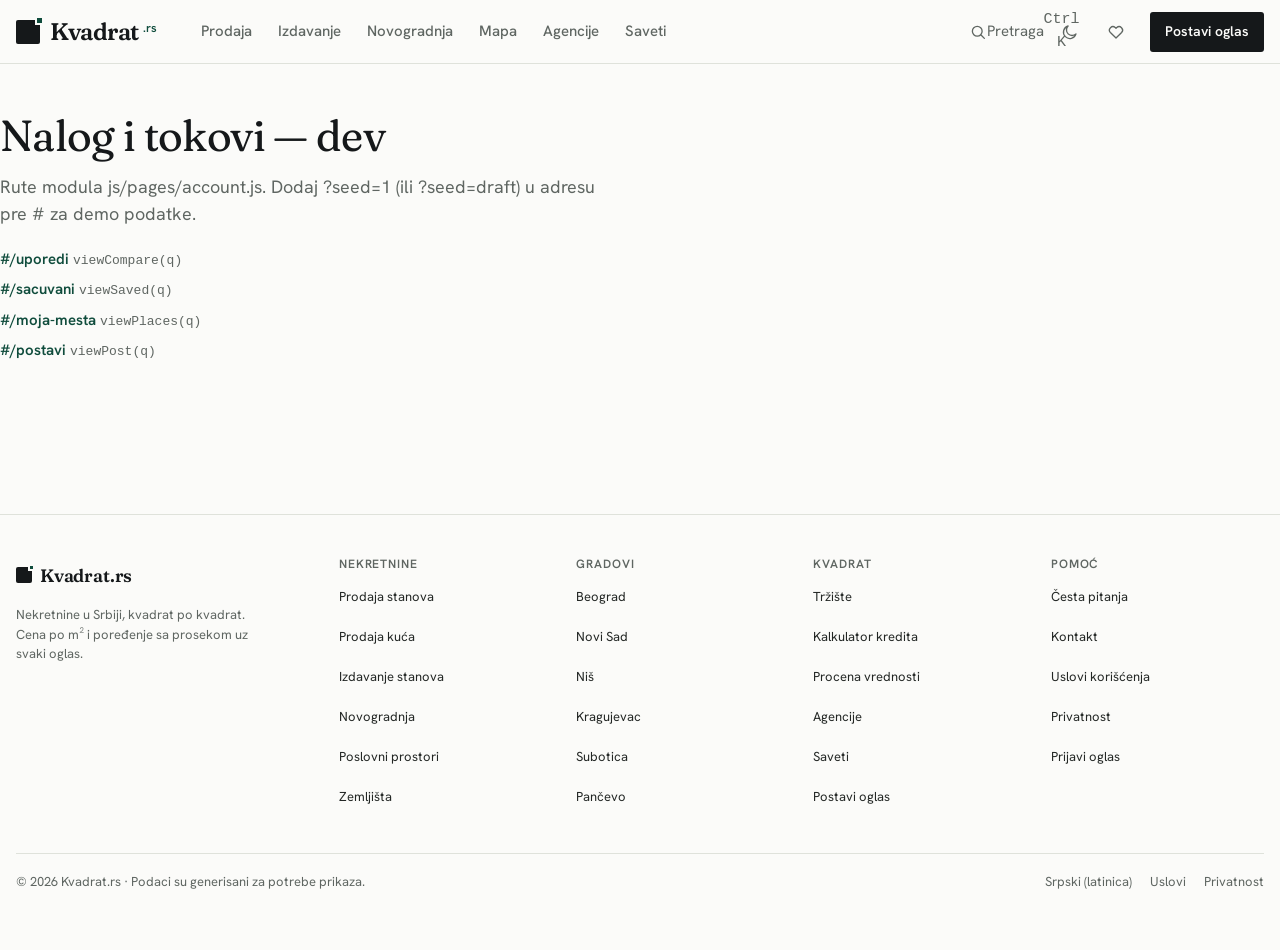
<file: dev/account/index.html>
<!doctype html>
<html lang="sr">
<head>
<meta charset="utf-8">
<meta name="viewport" content="width=device-width,initial-scale=1,viewport-fit=cover">
<title>Kvadrat — test: nalog i tokovi</title>
<meta name="description" content="Dev stranica za js/pages/account.js: #/uporedi, #/sacuvani, #/moja-mesta, #/postavi. ?seed=1 puni demo podatke (sačuvani, poređenje, pretrage, mesta), ?seed=draft i nacrt oglasa.">
<link rel="preconnect" href="https://fonts.googleapis.com">
<link rel="preconnect" href="https://fonts.gstatic.com" crossorigin>
<link href="https://fonts.googleapis.com/css2?family=Fraunces:ital,opsz,wght,SOFT@0,9..144,300..700,50;1,9..144,300..700,50&family=Hanken+Grotesk:wght@400;500;600;700&display=swap" rel="stylesheet">
<link rel="stylesheet" href="../../css/tokens.css">
<link rel="stylesheet" href="../../css/base.css">
<link rel="stylesheet" href="../../css/components.css">
<link rel="stylesheet" href="../../css/pages/map.css">
<link rel="stylesheet" href="../../css/pages/account.css">
<style>
/* samo za dev stranicu */
.dv-idx{padding:48px 0 64px}.dv-idx ul{margin:20px 0 0;padding:0;list-style:none;display:grid;gap:8px}
.dv-idx a{color:var(--accent);font-weight:600}
.dv-idx code{font-size:13px;color:var(--muted)}
</style>
</head>
<body>
<div id="app"></div>
<div id="toasts" aria-live="polite"></div>

<script src="../../data.js" charset="utf-8"></script>
<script>
/* DEV: demo podaci u localStorage pre učitavanja core.js (store čita ključeve pri startu). Samo uz ?seed=… */
(function () {
  'use strict';
  const seed = new URLSearchParams(location.search).get('seed');
  if (!seed) return;
  try {
    const L = window.KV.listings;
    const pick = (fn, n) => L.filter(fn).slice(0, n).map((l) => l.s);
    const bg = pick((l) => l.t === 'prodaja' && l.pt === 'stan' && l.cs === 'beograd' && l.a >= 40 && l.a <= 80, 40);
    const favs = [bg[3], bg[7], bg[11], bg[15], bg[19], bg[23]];
    const recent = [bg[2], bg[5], bg[7], bg[9], bg[12], bg[14], ...pick((l) => l.t === 'izdavanje' && l.cs === 'beograd', 2)];
    const set = (k, v) => { if (localStorage.getItem(k) == null) localStorage.setItem(k, JSON.stringify(v)); };
    set('kv.favs', favs);
    set('kv.compare', [favs[0], favs[1], favs[2]]);
    set('kv.recent', recent);
    set('kv.notes', { [favs[0]]: 'Dobar raspored, proveriti buku sa ulice i stanje kupatila.' });
    set('kv.ratings', { [favs[0]]: 4, [favs[2]]: 5, [favs[3]]: 2 });
    const d = (days) => new Date(Date.now() - days * 864e5).toISOString();
    set('kv.searches', [
      { id: 'sdemo1', name: 'Dvosoban, Beograd, do 150.000 €', params: { pt: ['stan'], c: 'beograd', ro: ['2'], pmax: '150000' }, created: d(6) },
      { id: 'sdemo2', name: 'Izdavanje, Novi Sad, do 500 €', params: { t: 'izdavanje', c: 'novi-sad', pmax: '500' }, created: d(2) },
    ]);
    set('kv.profile', { places: [
      { id: 'p1', name: 'Posao', lat: 44.8163, lng: 20.4602, who: 'ja', mode: 'gradski', cs: 'beograd' },
      { id: 'p2', name: 'Fakultet', lat: 44.7975, lng: 20.477, who: 'partner', mode: 'bicikl', cs: 'beograd' },
    ], hidden: [bg[30], bg[31]] });
    if (seed === 'draft') set('kv.draft', { v: 1, step: 5, t: 'prodaja', pt: 'stan', adv: 'vlasnik', cs: 'beograd', ms: 'vracar', n: 'Čubura', ad: 'Makenzijeva 41', lat: null, lng: null,
      a: '58', ro: 2, fl: '3', tf: '5', y: '1978', he: 'centralno', co: 'renovirano', fu: 'polunamesten', legal: 'uknjizeno', proof: true, am: ['hasElevator', 'hasTerrace', 'hasBasement'],
      title: '', d: 'Svetao dvosoban stan na trećem spratu zgrade sa liftom, okrenut na dvorišnu stranu, pa je tih i noću. Kuhinja i kupatilo renovirani 2023. godine, nova stolarija i instalacije. Do Kalenić pijace se stiže za pet minuta pešice.', photos: [0, 1, 2, 3], p: '315000', dep: '', neg: true, name: '', phone: '', agree: false, published: null });
  } catch (e) { /* bez localStorage — strana radi i bez demo podataka */ }
})();
</script>
<script src="../../js/core.js" charset="utf-8"></script>
<script src="../../js/images.js" charset="utf-8"></script>
<script src="../../js/ui.js" charset="utf-8"></script>
<script src="../../js/engine.js" charset="utf-8"></script>
<script src="../../js/map.js" charset="utf-8"></script>
<script src="../../js/pages/account.js" charset="utf-8"></script>
<script>
(function () {
  'use strict';
  const ROUTES = { '/uporedi': 'viewCompare', '/sacuvani': 'viewSaved', '/moja-mesta': 'viewPlaces', '/postavi': 'viewPost' };
  function index() {
    return el('div', { class: 'wrap dv-idx' }, el('h1', { class: 't-h1' }, 'Nalog i tokovi — dev'),
      el('p', { class: 'lede' }, 'Rute modula js/pages/account.js. Dodaj ?seed=1 (ili ?seed=draft) u adresu pre # za demo podatke.'),
      el('ul', {}, Object.keys(ROUTES).map((p) => el('li', {}, el('a', { href: '#' + p }, '#' + p), ' ', el('code', {}, ROUTES[p] + '(q)')))));
  }
  function render() {
    const { path, q } = parseHash();
    const app = document.getElementById('app');
    const fn = ROUTES[path] && window[ROUTES[path]];
    let body;
    try { body = fn ? fn(q) : index(); } catch (e) { console.error(e); body = el('pre', { class: 'wrap' }, String(e && e.stack || e)); }
    app.replaceChildren(header(path), el('main', { id: 'main' }, body), footer());
    window.scrollTo(0, 0);
  }
  window.addEventListener('hashchange', render);
  render();
})();
</script>
</body>
</html>
</file>
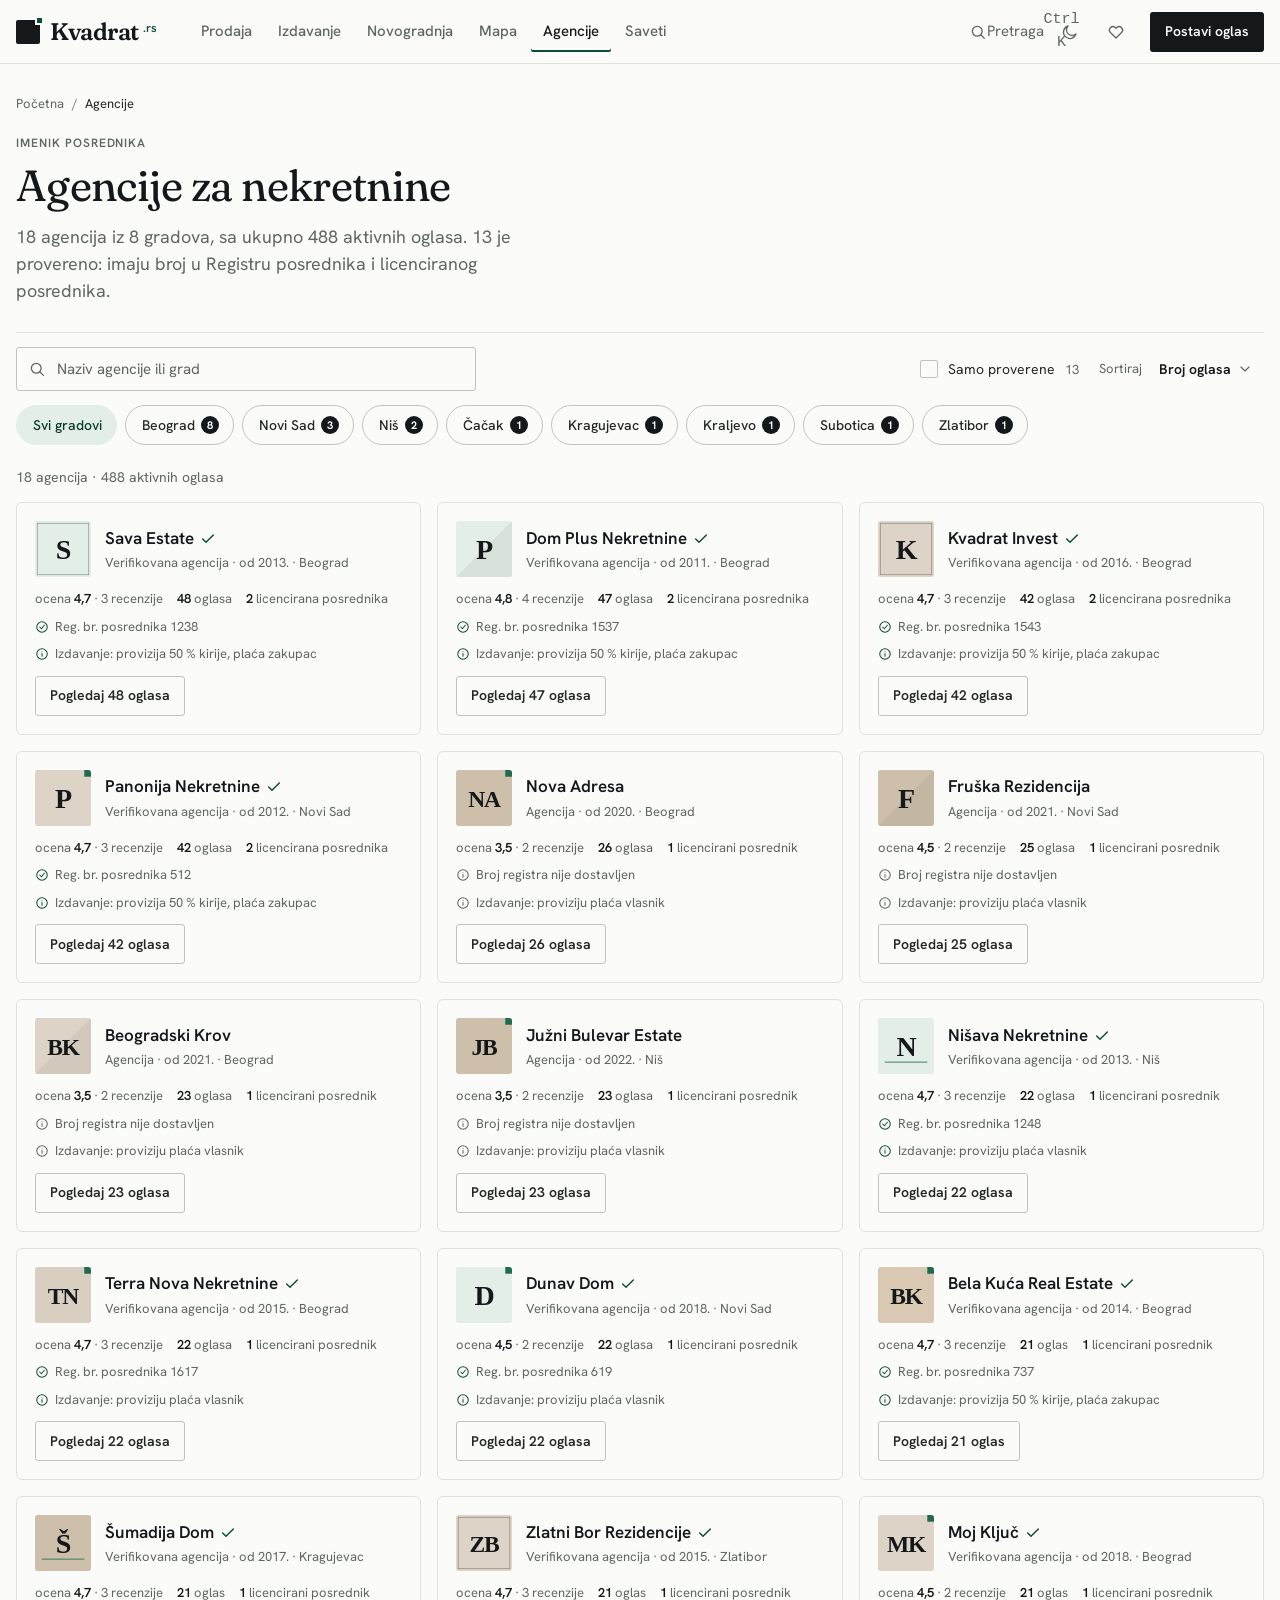
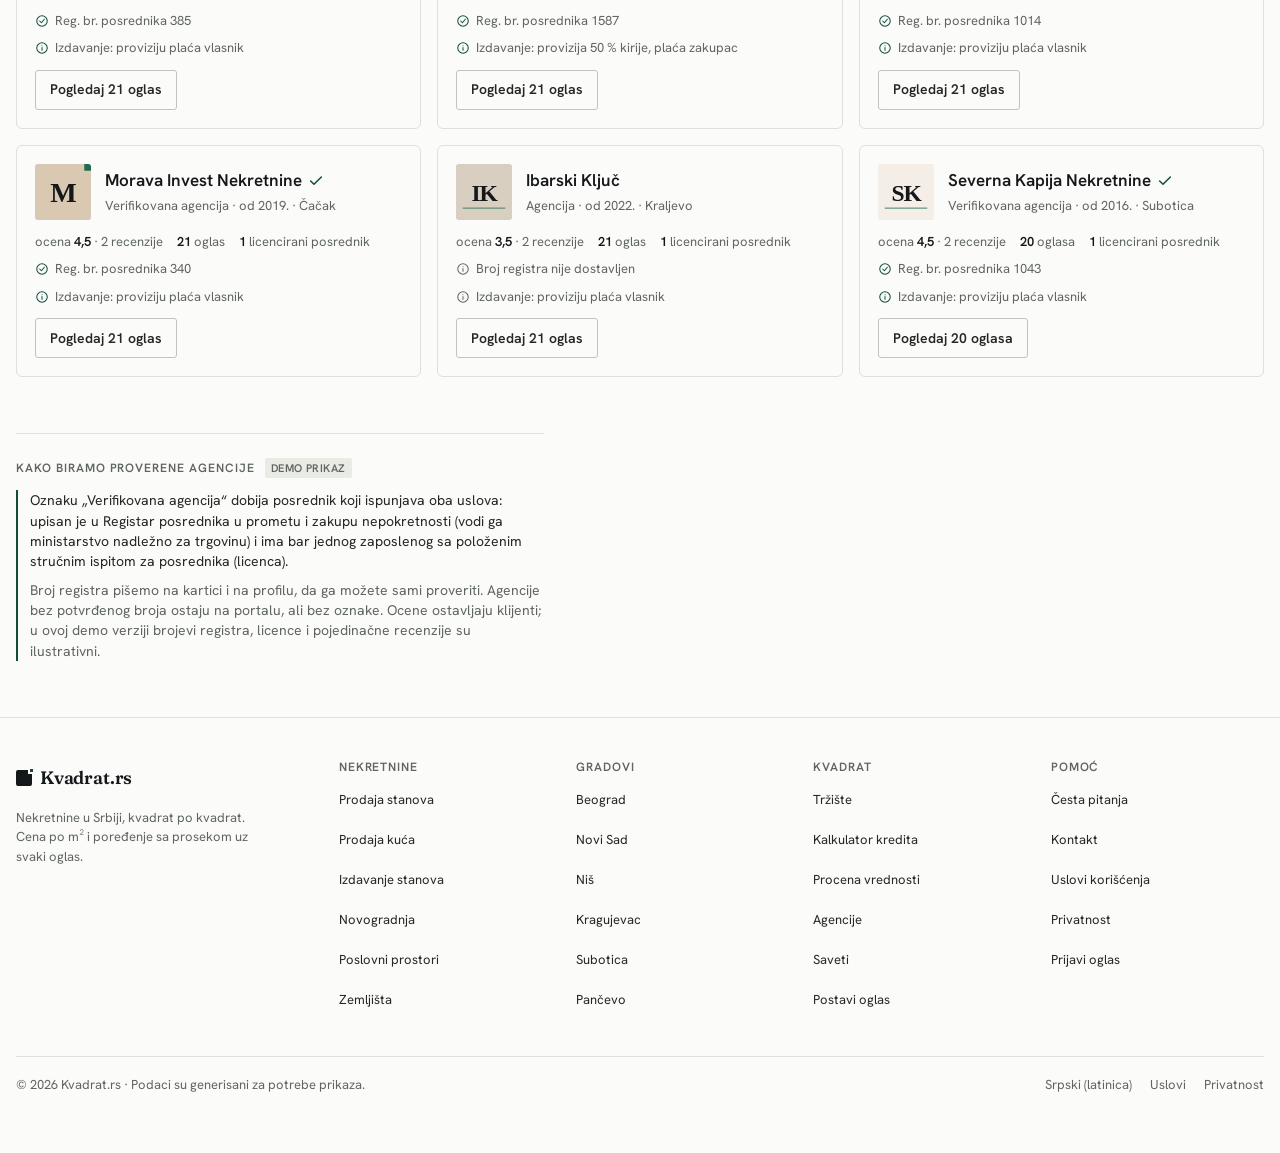
<file: dev/agencies/index.html>
<!doctype html>
<html lang="sr">
<head>
<meta charset="utf-8">
<meta name="viewport" content="width=device-width,initial-scale=1,viewport-fit=cover">
<title>Kvadrat — test agencija</title>
<meta name="description" content="Dev stranica: viewAgencies / viewAgency (js/pages/agencies.js) sa zaglavljem i podnožjem iz ui.js. Rute: #/agencije, #/agencija?s=slug.">
<link rel="preconnect" href="https://fonts.googleapis.com">
<link rel="preconnect" href="https://fonts.gstatic.com" crossorigin>
<link href="https://fonts.googleapis.com/css2?family=Fraunces:ital,opsz,wght,SOFT@0,9..144,300..700,50;1,9..144,300..700,50&family=Hanken+Grotesk:wght@400;500;600;700&display=swap" rel="stylesheet">
<link rel="stylesheet" href="../../css/tokens.css">
<link rel="stylesheet" href="../../css/base.css">
<link rel="stylesheet" href="../../css/components.css">
<link rel="stylesheet" href="../../css/pages/map.css">
<link rel="stylesheet" href="../../css/pages/agencies.css">
</head>
<body>
<div id="app"></div>
<div id="toasts" aria-live="polite"></div>

<script src="../../data.js" charset="utf-8"></script>
<script src="../../js/core.js" charset="utf-8"></script>
<script src="../../js/images.js" charset="utf-8"></script>
<script src="../../js/ui.js" charset="utf-8"></script>
<script src="../../js/engine.js" charset="utf-8"></script>
<script src="../../js/map.js" charset="utf-8"></script>
<script src="../../js/pages/agencies.js" charset="utf-8"></script>
<script>
/* mini ruter dev stranice: #/agencije → viewAgencies, #/agencija?s= → viewAgency; ostalo = traka sa odredištem. */
(function () {
  'use strict';
  const app = document.getElementById('app');
  function render() {
    const raw = location.hash.replace(/^#/, '') || '/agencije';
    const [path, qs] = raw.split('?');
    const q = new URLSearchParams(qs || '');
    app.innerHTML = '';
    let body;
    if (path === '/agencije' || path === '/' || path === '') body = viewAgencies(q);
    else if (path === '/agencija') body = viewAgency(q);
    else body = el('div', { class: 'wrap', style: 'padding:48px 16px' }, el('p', { class: 'eyebrow' }, 'dev/agencies — odredište'),
      el('h1', { class: 't-h1', id: 'dest' }, raw), el('p', { style: 'margin-top:16px' }, el('a', { class: 'btn btn-secondary', href: '#/agencije' }, 'Nazad na agencije')));
    app.append(header('/agencije'), el('main', { id: 'main' }, body), footer());
    window.scrollTo(0, 0);
  }
  window.addEventListener('hashchange', render);
  try { if (typeof KX !== 'undefined') KX.enrich(); } catch (e) { console.error(e); }
  render();
})();
</script>
</body>
</html>
</file>
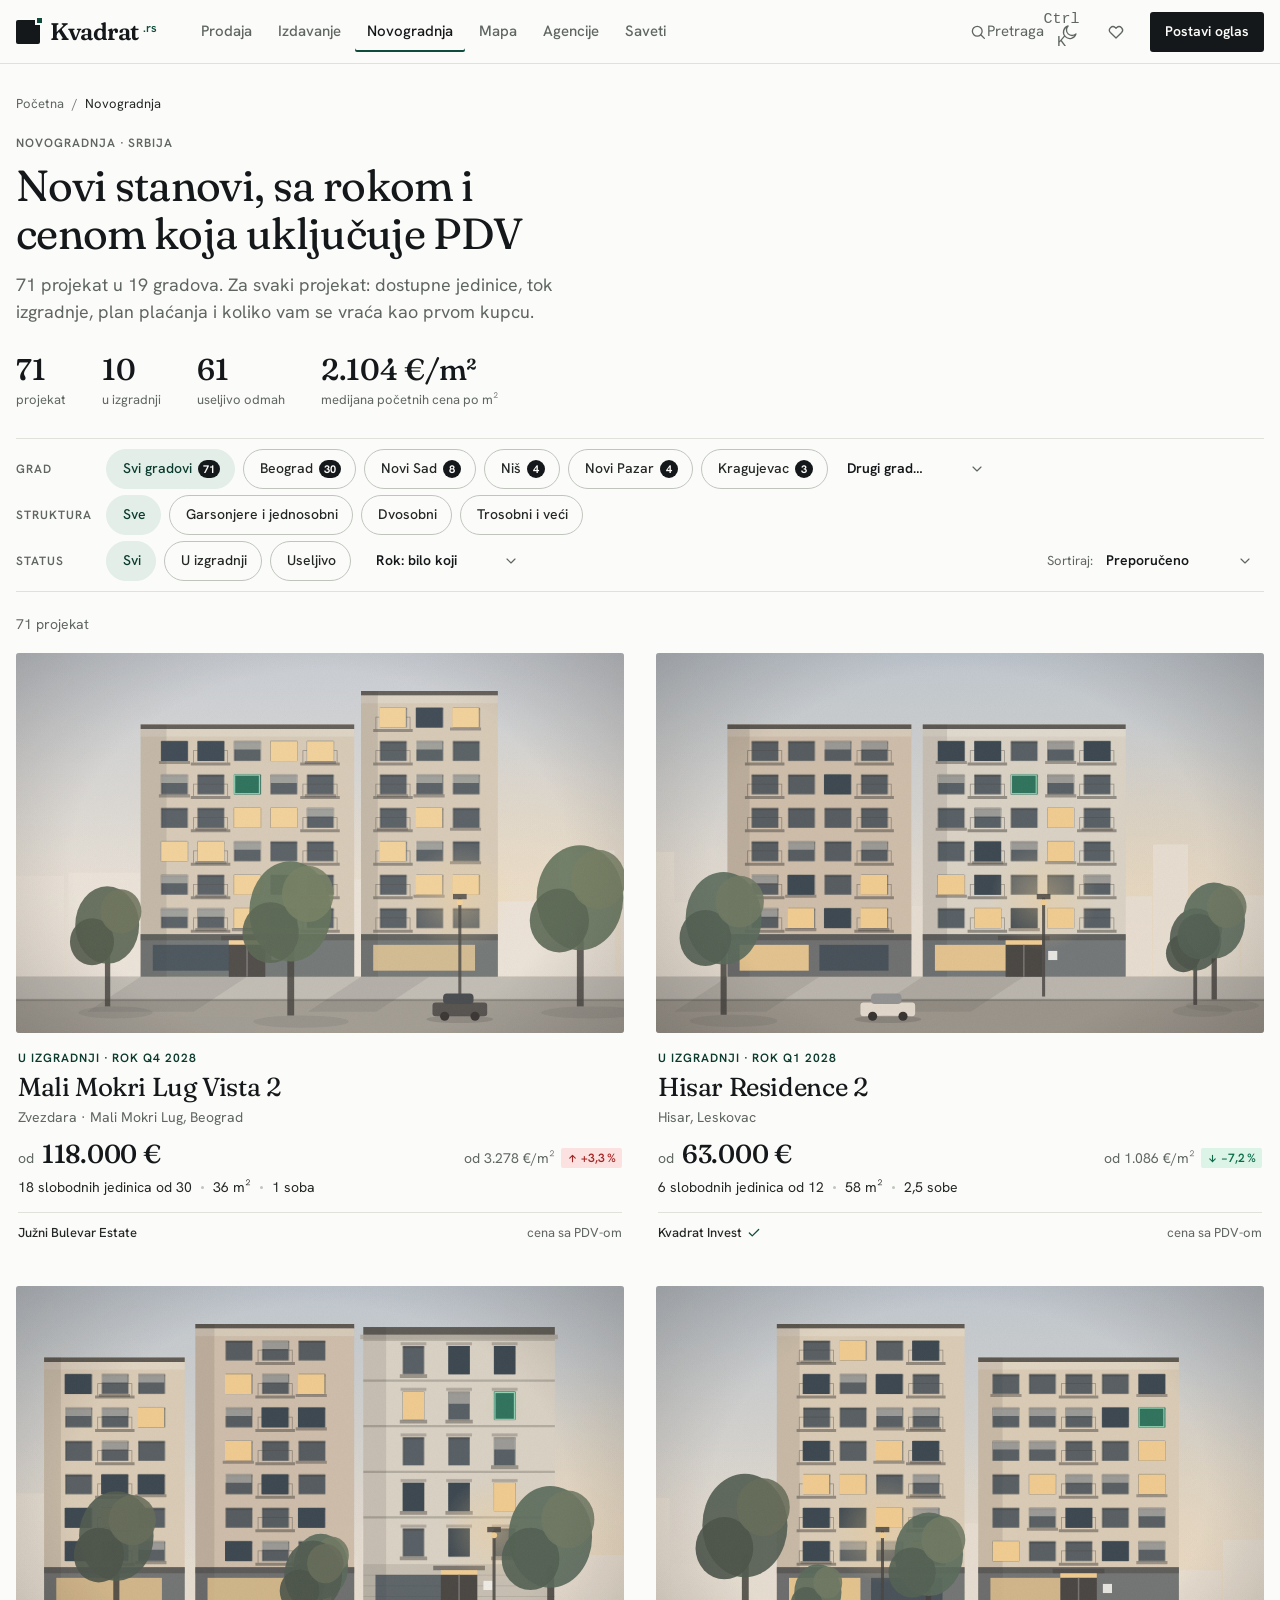
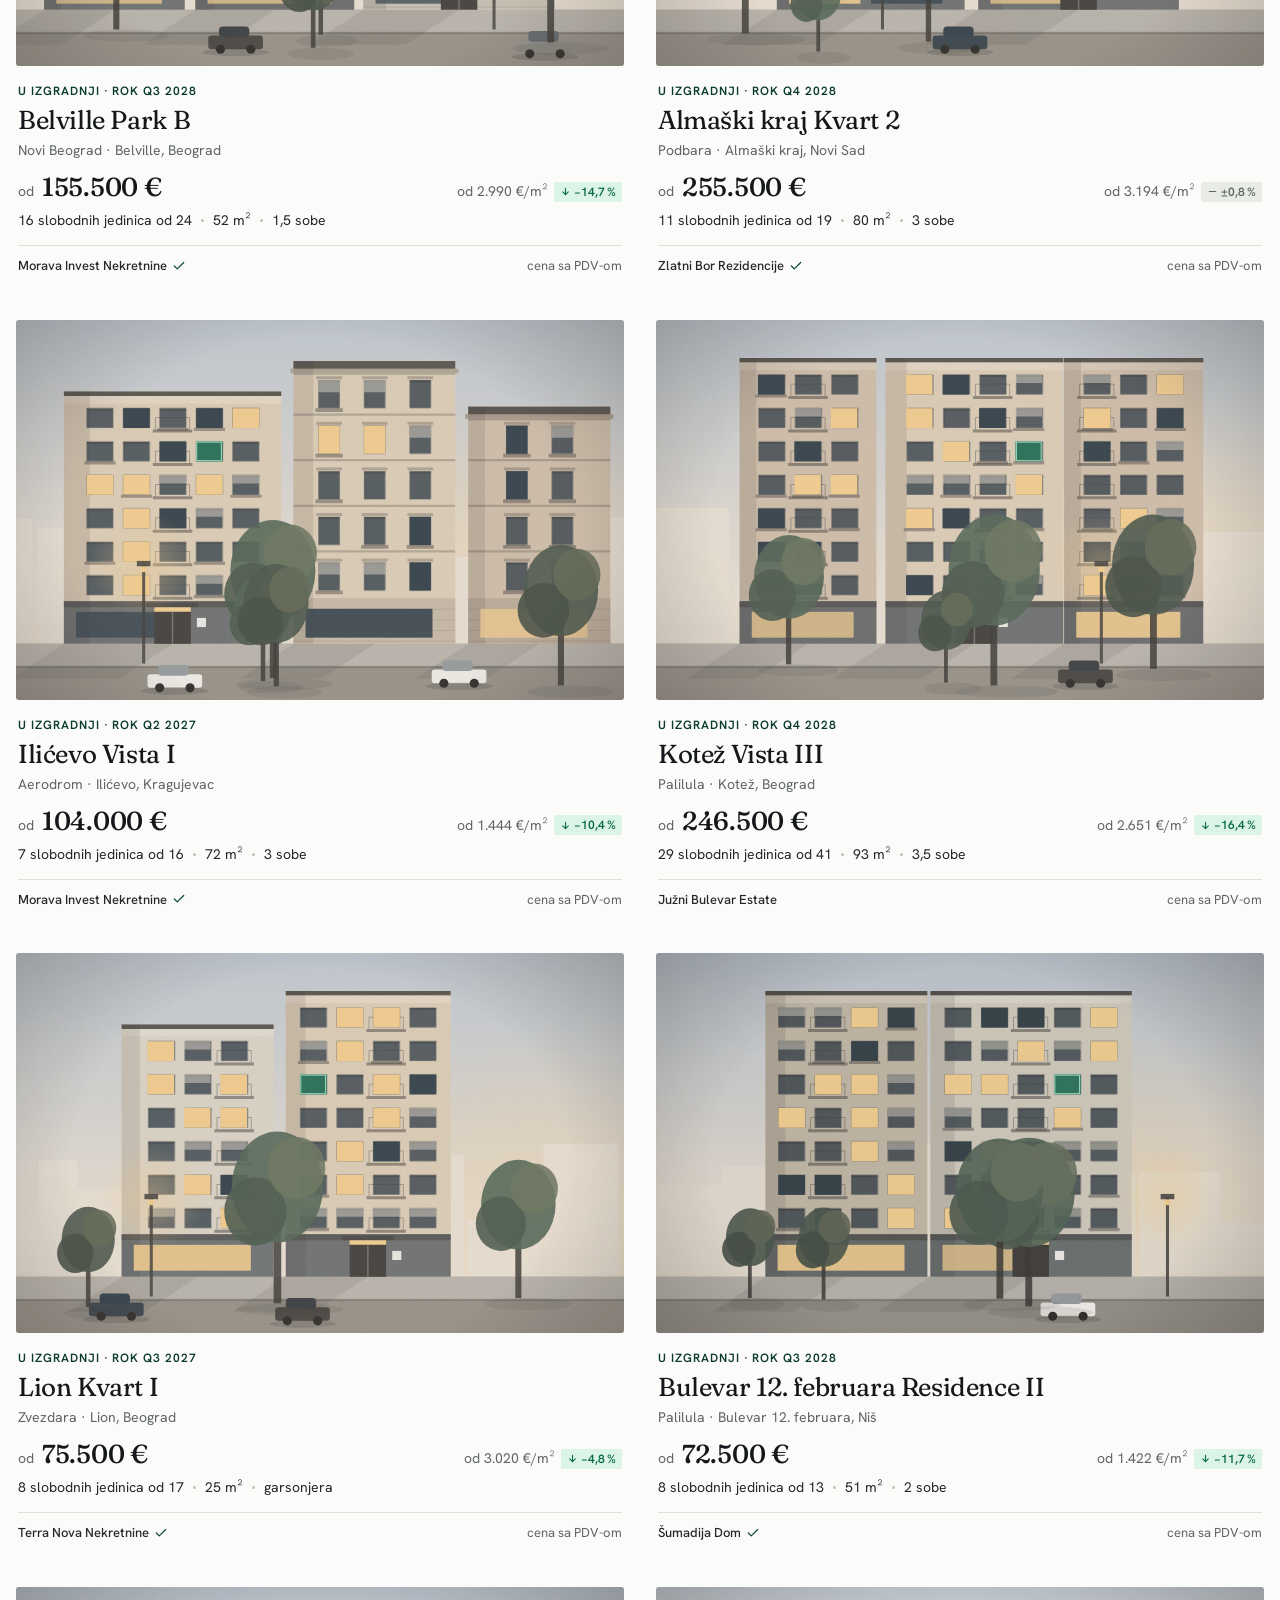
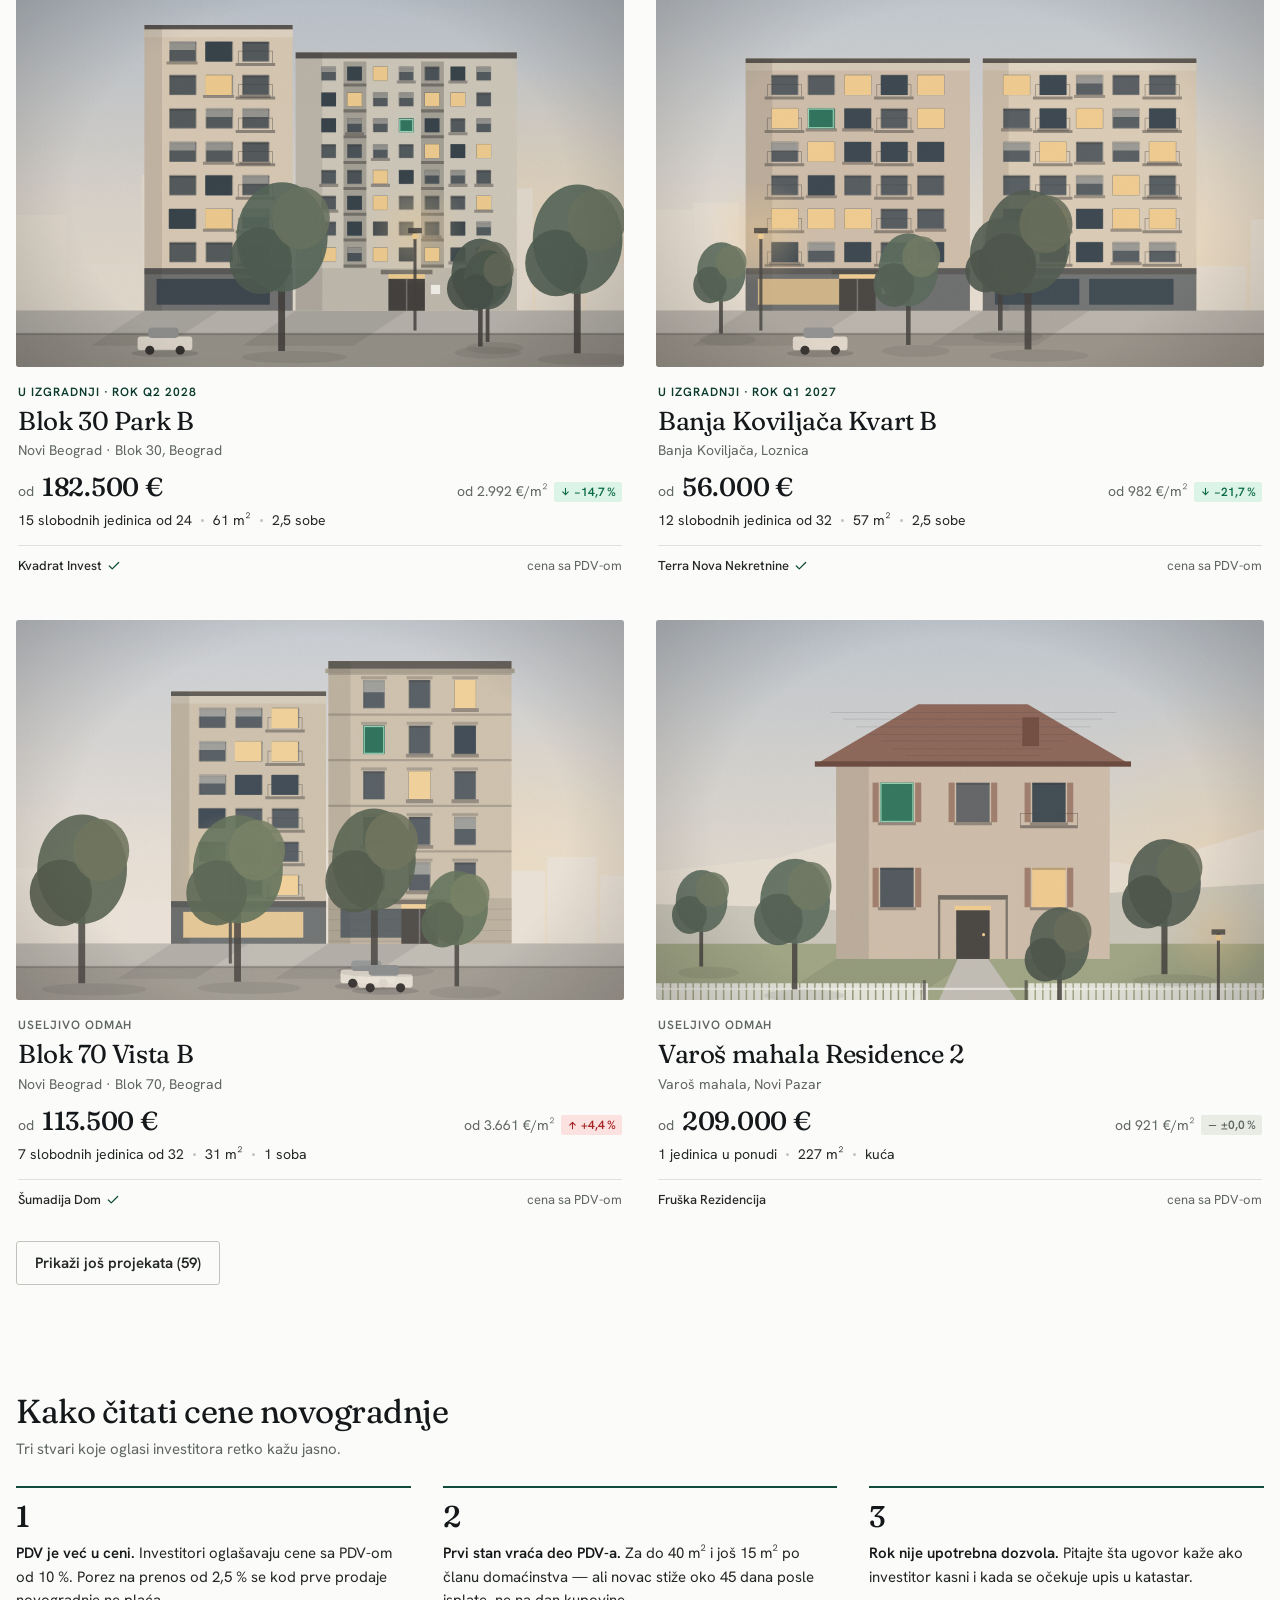
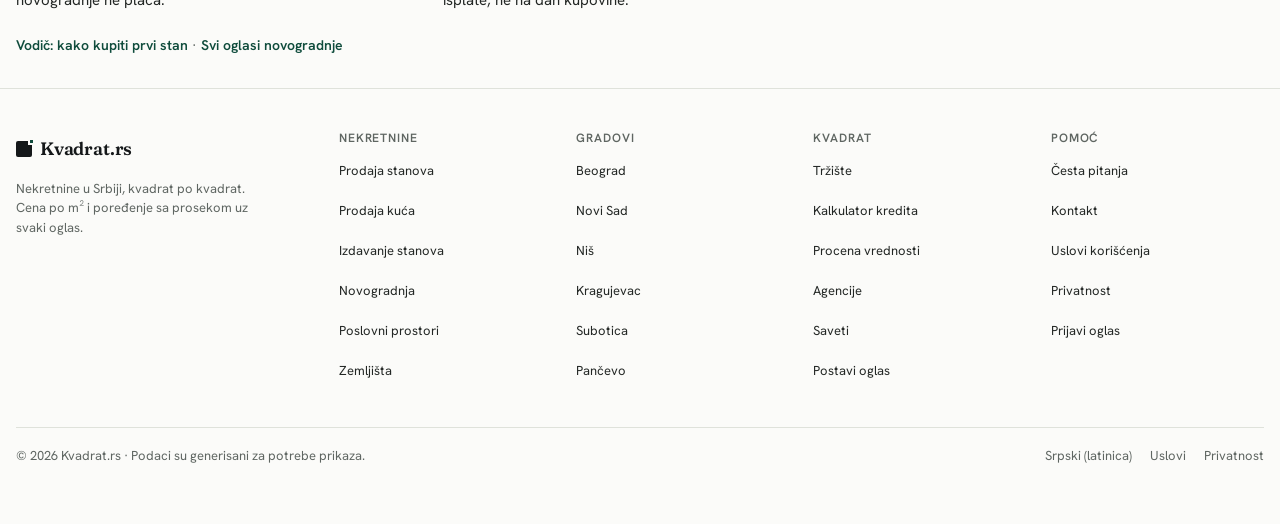
<file: dev/content/index.html>
<!doctype html>
<html lang="sr">
<head>
<meta charset="utf-8">
<meta name="viewport" content="width=device-width,initial-scale=1,viewport-fit=cover">
<title>Kvadrat — test sadržaja</title>
<meta name="description" content="Dev stranica: js/pages/content.js samostalno (viewProjects, viewProject, viewArticles, viewArticle) sa zaglavljem i podnožjem iz ui.js.">
<link rel="preconnect" href="https://fonts.googleapis.com">
<link rel="preconnect" href="https://fonts.gstatic.com" crossorigin>
<link href="https://fonts.googleapis.com/css2?family=Fraunces:ital,opsz,wght,SOFT@0,9..144,300..700,50;1,9..144,300..700,50&family=Hanken+Grotesk:wght@400;500;600;700&display=swap" rel="stylesheet">
<link rel="stylesheet" href="../../css/tokens.css">
<link rel="stylesheet" href="../../css/base.css">
<link rel="stylesheet" href="../../css/components.css">
<link rel="stylesheet" href="../../css/pages/map.css">
<link rel="stylesheet" href="../../css/pages/content.css">
</head>
<body>
<div id="app"></div>
<div id="toasts" aria-live="polite"></div>

<script src="../../data.js" charset="utf-8"></script>
<script src="../../js/core.js" charset="utf-8"></script>
<script src="../../js/images.js" charset="utf-8"></script>
<script src="../../js/ui.js" charset="utf-8"></script>
<script src="../../js/engine.js" charset="utf-8"></script>
<script src="../../js/map.js" charset="utf-8"></script>
<script src="../../js/pages/content.js" charset="utf-8"></script>
<script>
/* mini ruter dev stranice: #/novogradnja, #/projekat?s=, #/saveti, #/savet?s=; ostale rute prikazuju odredište (provera linkova). */
(function () {
  'use strict';
  const app = document.getElementById('app');
  const ROUTES = { '/novogradnja': viewProjects, '/projekat': viewProject, '/saveti': viewArticles, '/savet': viewArticle };
  function render() {
    const raw = location.hash.replace(/^#/, '') || '/novogradnja';
    const [path, qs] = raw.split('?');
    const q = new URLSearchParams(qs || '');
    app.innerHTML = '';
    const fn = ROUTES[path];
    const body = fn ? fn(q) : el('div', { class: 'wrap', style: 'padding:48px 16px' }, el('p', { class: 'eyebrow' }, 'dev/content — odredište'),
      el('h1', { class: 't-h1', id: 'dest' }, raw), el('p', { style: 'margin-top:16px' }, el('a', { class: 'btn btn-secondary', href: '#/novogradnja' }, 'Nazad na novogradnju')));
    app.append(header(path), el('main', { id: 'main' }, body), footer());
    window.scrollTo(0, 0);
  }
  window.addEventListener('hashchange', render);
  try { if (typeof KX !== 'undefined') KX.enrich(); } catch (e) { console.error(e); }
  render();
})();
</script>
</body>
</html>
</file>
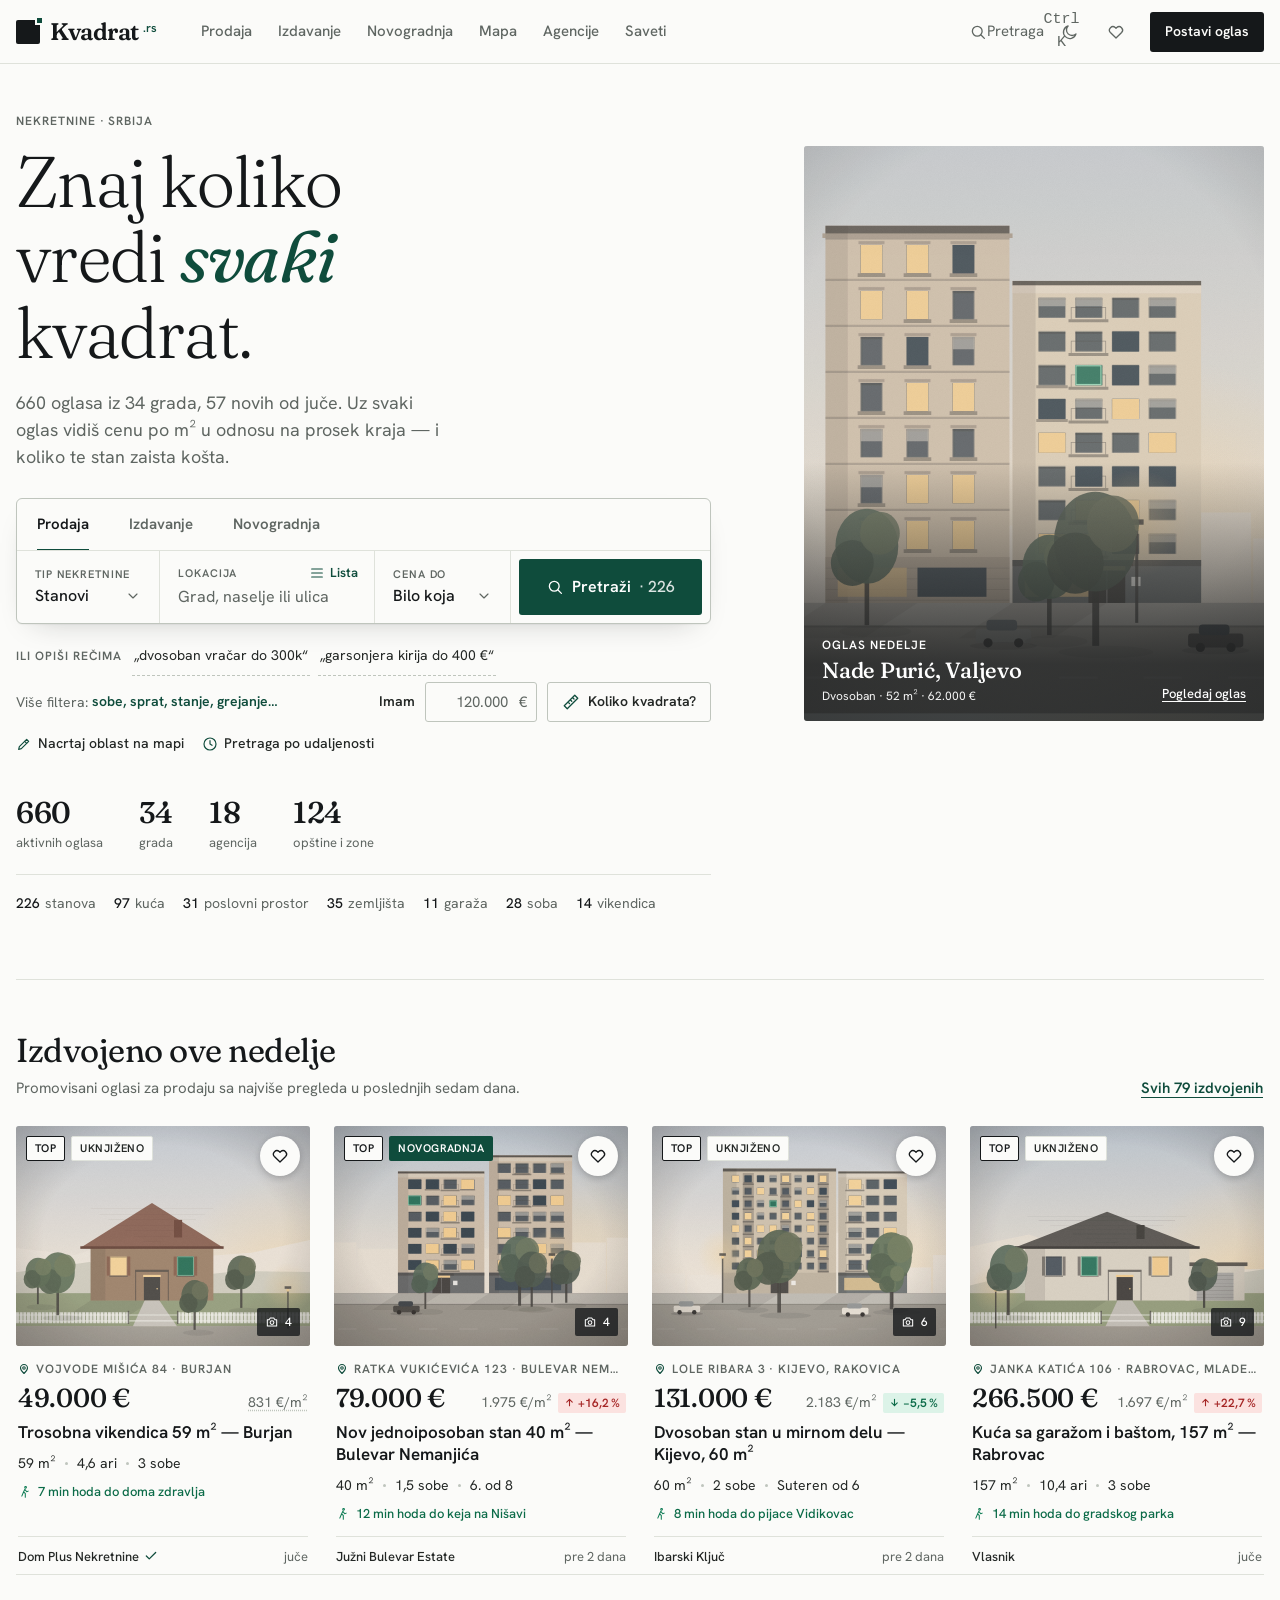
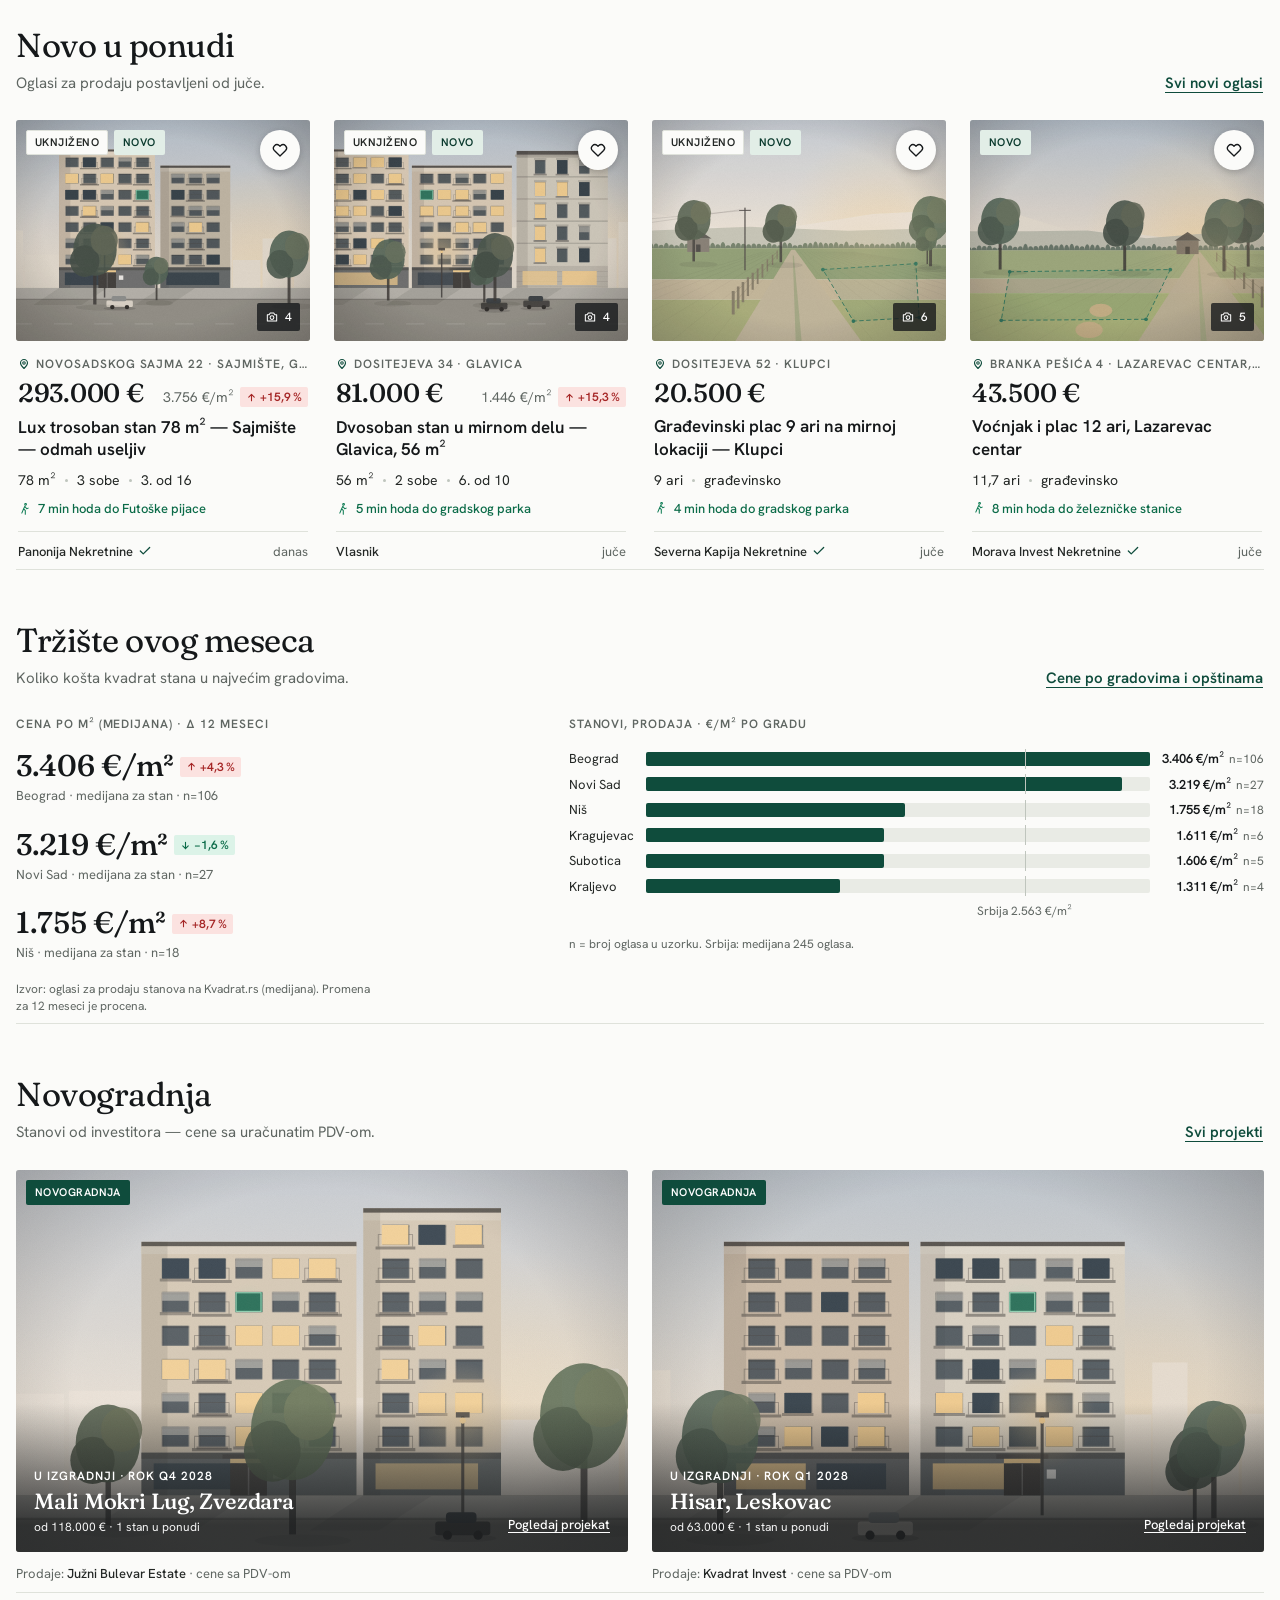
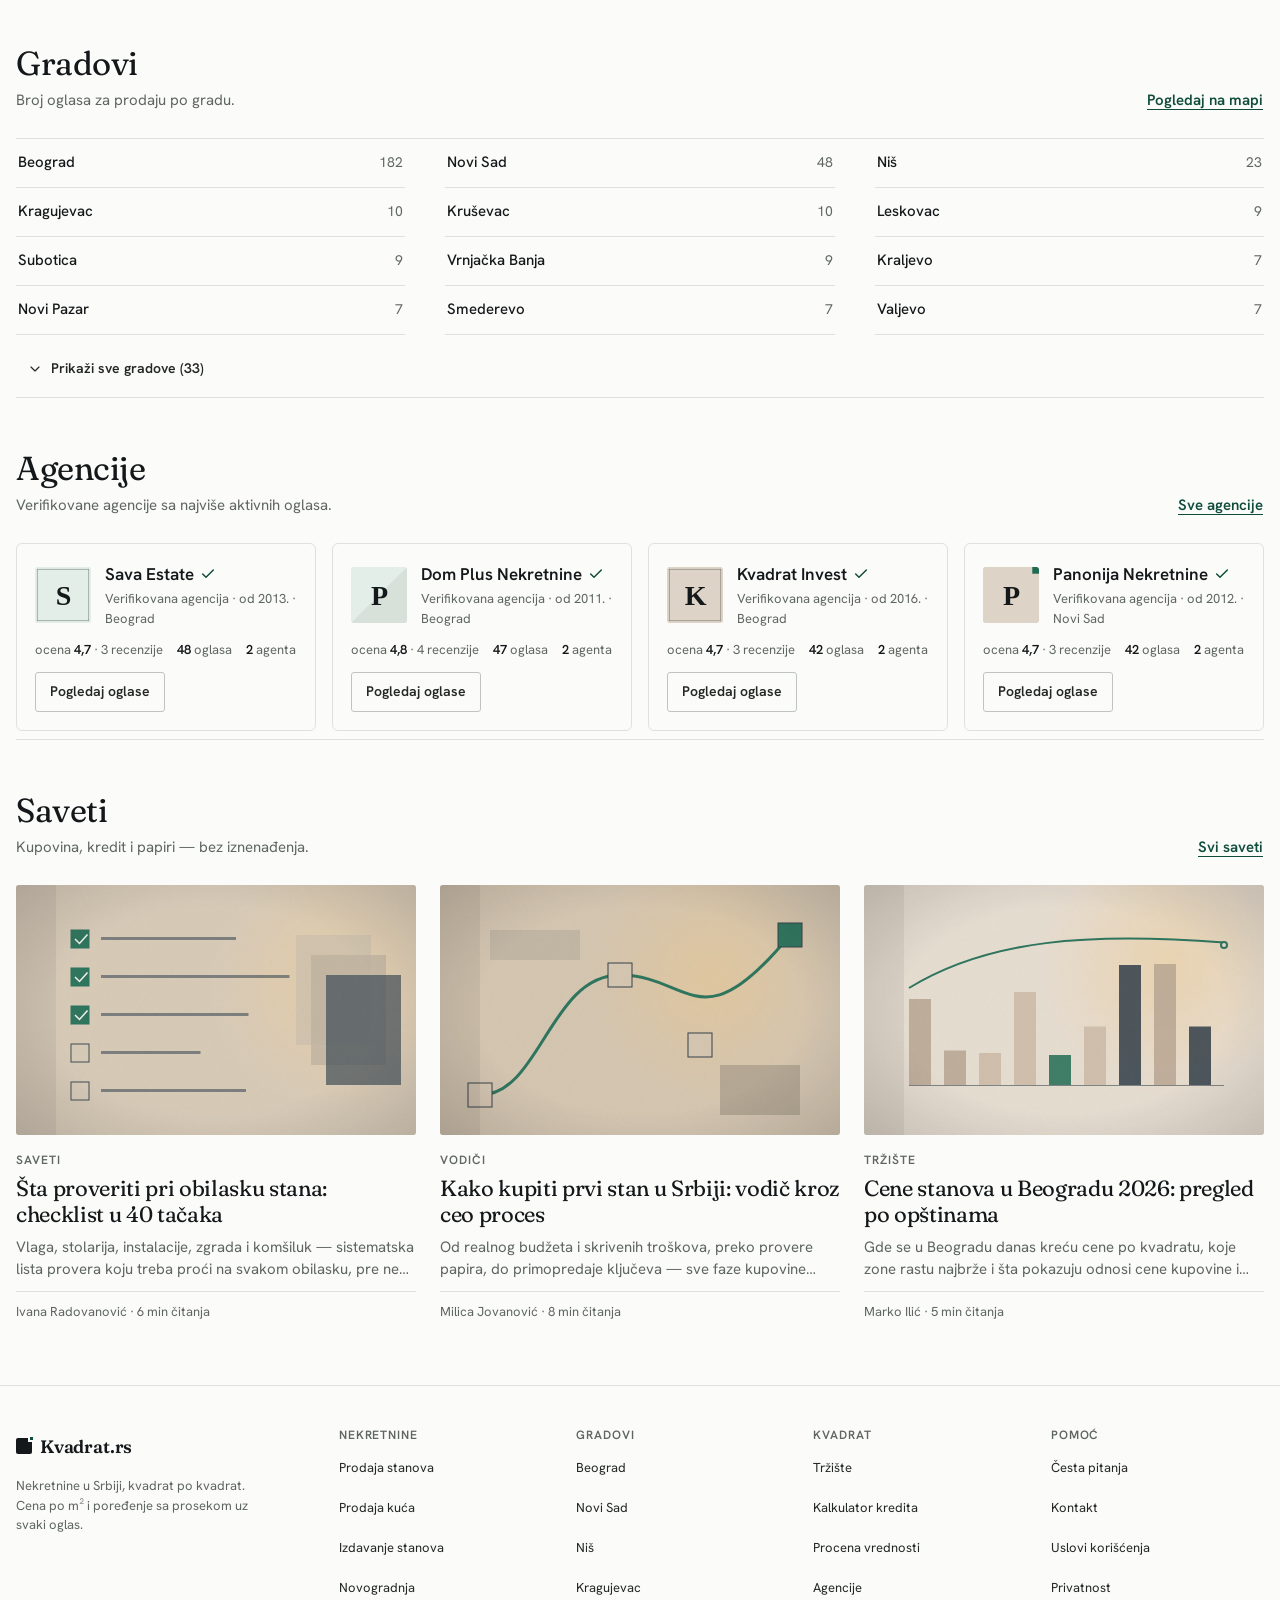
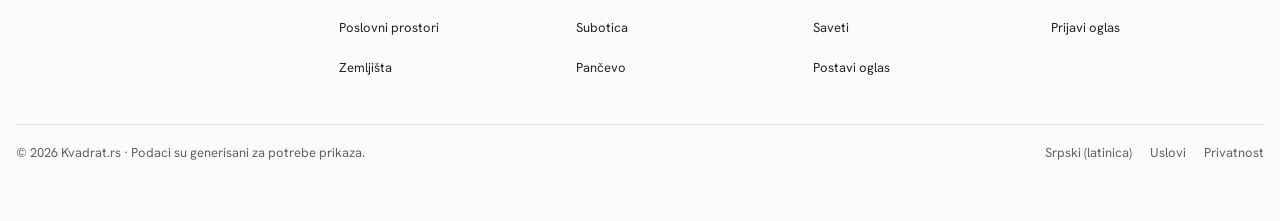
<file: dev/home/index.html>
<!doctype html>
<html lang="sr">
<head>
<meta charset="utf-8">
<meta name="viewport" content="width=device-width,initial-scale=1,viewport-fit=cover">
<title>Kvadrat — test početne</title>
<meta name="description" content="Dev stranica: viewHome (js/pages/home.js) samostalno, sa zaglavljem i podnožjem iz ui.js. Ruta: #/ (podrazumevano).">
<link rel="preconnect" href="https://fonts.googleapis.com">
<link rel="preconnect" href="https://fonts.gstatic.com" crossorigin>
<link href="https://fonts.googleapis.com/css2?family=Fraunces:ital,opsz,wght,SOFT@0,9..144,300..700,50;1,9..144,300..700,50&family=Hanken+Grotesk:wght@400;500;600;700&display=swap" rel="stylesheet">
<link rel="stylesheet" href="../../css/tokens.css">
<link rel="stylesheet" href="../../css/base.css">
<link rel="stylesheet" href="../../css/components.css">
<link rel="stylesheet" href="../../css/pages/home.css">
</head>
<body>
<div id="app"></div>
<div id="toasts" aria-live="polite"></div>

<script src="../../data.js" charset="utf-8"></script>
<script src="../../js/core.js" charset="utf-8"></script>
<script src="../../js/images.js" charset="utf-8"></script>
<script src="../../js/ui.js" charset="utf-8"></script>
<script src="../../js/engine.js" charset="utf-8"></script>
<script src="../../js/map.js" charset="utf-8"></script>
<script src="../../js/pages/home.js" charset="utf-8"></script>
<script>
/* mini ruter dev stranice: #/ → viewHome; svaka druga ruta prikazuje traku sa odredištem (za proveru linkova i pretrage). */
(function () {
  'use strict';
  const app = document.getElementById('app');
  function render() {
    const raw = location.hash.replace(/^#/, '') || '/';
    const [path, qs] = raw.split('?');
    const q = new URLSearchParams(qs || '');
    app.innerHTML = '';
    let body;
    if (path === '/' || path === '') body = viewHome(q);
    else body = el('div', { class: 'wrap', style: 'padding:48px 16px' }, el('p', { class: 'eyebrow' }, 'dev/home — odredište'),
      el('h1', { class: 't-h1', id: 'dest' }, raw), el('p', { style: 'margin-top:16px' }, el('a', { class: 'btn btn-secondary', href: '#/' }, 'Nazad na početnu')));
    app.append(header(path), el('main', { id: 'main' }, body), footer());
    if (path === '/' || path === '') window.scrollTo(0, 0);
  }
  window.addEventListener('hashchange', render);
  try { if (typeof KX !== 'undefined') KX.enrich(); } catch (e) { console.error(e); }
  render();
})();
</script>
</body>
</html>
</file>
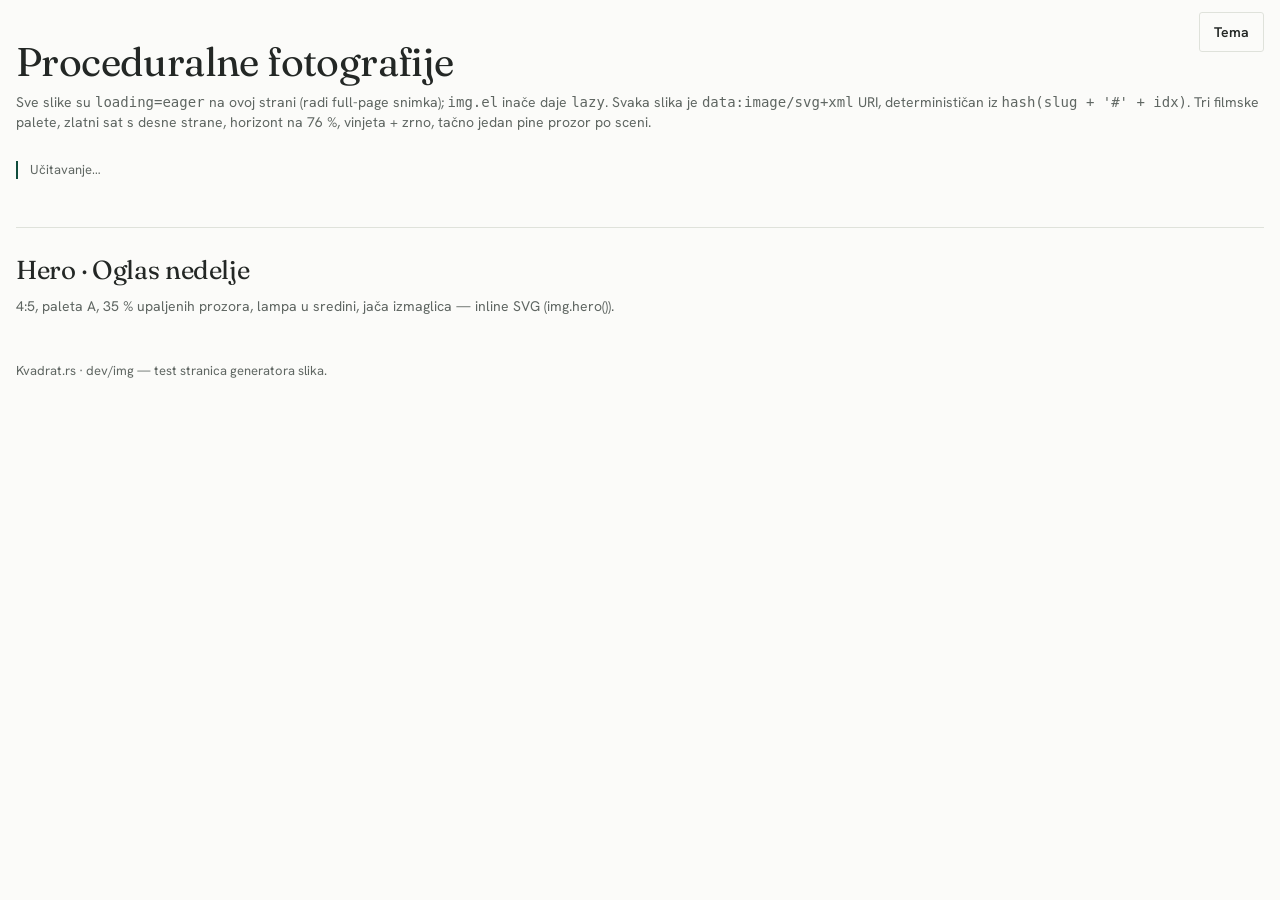
<file: dev/img/index.html>
<!doctype html>
<html lang="sr">
<head>
<meta charset="utf-8">
<meta name="viewport" content="width=device-width,initial-scale=1,viewport-fit=cover">
<title>Kvadrat — test slika</title>
<meta name="description" content="Dev stranica: pregled proceduralnih SVG fotografija (img.src/el/city/article/mark/hero) sa veličinama data-URI-ja.">
<link rel="preconnect" href="https://fonts.googleapis.com">
<link rel="preconnect" href="https://fonts.gstatic.com" crossorigin>
<link href="https://fonts.googleapis.com/css2?family=Fraunces:ital,opsz,wght,SOFT@0,9..144,300..700,50;1,9..144,300..700,50&family=Hanken+Grotesk:wght@400;500;600;700&display=swap" rel="stylesheet">
<style>
:root{--bg:#FBFBF9;--surface-2:#E9EBE5;--border:#DFE2DB;--ink:#15181A;--text:#232725;--muted:#5F6662;--accent:#0F4C3C;color-scheme:light}
@media (prefers-color-scheme:dark){:root:not([data-theme="light"]){--bg:#121412;--surface-2:#222623;--border:#2B302C;--ink:#F3F4F0;--text:#E6E8E2;--muted:#A3A9A2;--accent:#8ED0B0;color-scheme:dark}}
:root[data-theme="dark"]{--bg:#121412;--surface-2:#222623;--border:#2B302C;--ink:#F3F4F0;--text:#E6E8E2;--muted:#A3A9A2;--accent:#8ED0B0;color-scheme:dark}
*{box-sizing:border-box}
body{margin:0;background:var(--bg);color:var(--text);font-family:'Hanken Grotesk','Helvetica Neue',Arial,system-ui,sans-serif;font-size:14px;line-height:1.45;overflow-x:hidden;-webkit-font-smoothing:antialiased}
img,svg{display:block;max-width:100%}
.wrap{max-width:1280px;margin:0 auto;padding-left:max(16px,env(safe-area-inset-left,0px));padding-right:max(16px,env(safe-area-inset-right,0px))}
h1{font-family:Fraunces,Georgia,serif;font-weight:400;font-size:clamp(28px,3.4vw,40px);letter-spacing:-.015em;line-height:1.1;margin:40px 0 8px}
h2{font-family:Fraunces,Georgia,serif;font-weight:400;font-size:26px;letter-spacing:-.015em;margin:48px 0 6px;padding-top:24px;border-top:1px solid var(--border)}
h3{font-size:12px;font-weight:600;letter-spacing:.08em;text-transform:uppercase;color:var(--muted);margin:22px 0 10px}
p{margin:0 0 6px;color:var(--muted)}
.num{font-variant-numeric:tabular-nums}
.grid{display:grid;grid-template-columns:repeat(6,minmax(0,1fr));gap:18px 12px}
.grid.c4{grid-template-columns:repeat(4,minmax(0,1fr))}
.grid.c8{grid-template-columns:repeat(8,minmax(0,1fr))}
@media (max-width:1100px){.grid{grid-template-columns:repeat(4,minmax(0,1fr))}.grid.c8{grid-template-columns:repeat(6,minmax(0,1fr))}}
@media (max-width:600px){.grid{grid-template-columns:repeat(2,minmax(0,1fr))}.grid.c4{grid-template-columns:repeat(2,minmax(0,1fr))}.grid.c8{grid-template-columns:repeat(4,minmax(0,1fr))}}
.ph{position:relative;overflow:hidden;border-radius:3px;background:var(--surface-2)}
.ph.r43{aspect-ratio:4/3}.ph.r1610{aspect-ratio:16/10}.ph.r11{aspect-ratio:1/1}.ph.r45{aspect-ratio:4/5}
.ph>img,.ph>svg{width:100%;height:100%;object-fit:cover}
@media (prefers-color-scheme:dark){:root:not([data-theme="light"]) .ph>img,:root:not([data-theme="light"]) .ph>svg{filter:brightness(.9)}}
:root[data-theme="dark"] .ph>img,:root[data-theme="dark"] .ph>svg{filter:brightness(.9)}
figure{margin:0;min-width:0}
figcaption{font-size:12px;color:var(--muted);margin-top:5px;white-space:nowrap;overflow:hidden;text-overflow:ellipsis}
figcaption b{color:var(--text);font-weight:500}
.hero{max-width:420px}
.stats{display:flex;gap:28px;flex-wrap:wrap;margin:14px 0 4px}
.stats b{display:block;font-family:Fraunces,Georgia,serif;font-weight:500;font-size:26px;color:var(--ink)}
.stats span{font-size:13px;color:var(--muted)}
.note{font-size:13px;color:var(--muted);padding-left:12px;border-left:2px solid var(--accent);margin:14px 0}
.toggle{position:fixed;right:max(16px,env(safe-area-inset-right,0px));top:12px;height:40px;padding:0 14px;border:1px solid var(--border);border-radius:3px;background:var(--bg);color:var(--text);font:inherit;font-weight:600;cursor:pointer;z-index:5}
:focus-visible{outline:2px solid var(--accent);outline-offset:3px}
footer{padding:40px 0 60px;color:var(--muted);font-size:13px}
</style>
</head>
<body>
<button class="toggle" type="button" id="theme" aria-pressed="false">Tema</button>
<main class="wrap">
  <h1>Proceduralne fotografije</h1>
  <p>Sve slike su <code>loading=eager</code> na ovoj strani (radi full-page snimka); <code>img.el</code> inače daje <code>lazy</code>. Svaka slika je <code>data:image/svg+xml</code> URI, determinističan iz <code>hash(slug + '#' + idx)</code>. Tri filmske palete, zlatni sat s desne strane, horizont na 76 %, vinjeta + zrno, tačno jedan pine prozor po sceni.</p>
  <div class="stats" id="stats"></div>
  <div class="note" id="note">Učitavanje…</div>
  <div id="out"></div>
</main>
<footer class="wrap">Kvadrat.rs · dev/img — test stranica generatora slika.</footer>
<script>
// Učitaj data.js, core.js, images.js: prvo relativno iz korena projekta, pa iz lokalnih kopija (symlink u dev/img).
(function () {
  const chain = [['data.js', '../../data.js'], ['core.js', '../../js/core.js'], ['images.js', '../../js/images.js']];
  function load(cands, done) {
    const s = document.createElement('script'); s.charset = 'utf-8'; s.src = cands[0];
    s.onload = done; s.onerror = () => { s.remove(); cands.length > 1 ? load(cands.slice(1), done) : done(new Error('nema ' + cands[0])); };
    document.head.appendChild(s);
  }
  (function next(i) { if (i >= chain.length) return window.__imgTest(); load(chain[i], () => next(i + 1)); })(0);
})();
window.__imgTest = function () {
  'use strict';
  if (typeof hash !== 'function') window.hash = (str) => { let h = 2166136261; for (let i = 0; i < str.length; i++) { h ^= str.charCodeAt(i); h = Math.imul(h, 16777619); } return h >>> 0; };
  if (typeof rng !== 'function') window.rng = (seed) => { let a = seed >>> 0; return () => { a |= 0; a = (a + 0x6D2B79F5) | 0; let t = Math.imul(a ^ (a >>> 15), 1 | a); t = (t + Math.imul(t ^ (t >>> 7), 61 | t)) ^ t; return ((t ^ (t >>> 14)) >>> 0) / 4294967296; }; };
  const D = window.KV, out = document.getElementById('out');
  const KB = (u) => (new Blob([u]).size / 1024);
  const all = []; const bySec = {};
  const h = (tag, cls, html) => { const n = document.createElement(tag); if (cls) n.className = cls; if (html != null) n.innerHTML = html; return n; };
  const fig = (node, ratio, label, kb, sec) => {
    const f = h('figure'); const ph = h('div', 'ph ' + ratio); ph.appendChild(node); f.appendChild(ph);
    f.appendChild(h('figcaption', null, `<b>${label}</b>${kb != null ? ` · <span class="num">${kb.toFixed(1)} KB</span>` : ''}`));
    if (kb != null) { all.push(kb); (bySec[sec] = bySec[sec] || []).push(kb); }
    return f;
  };
  const section = (title, sub) => { out.appendChild(h('h2', null, title)); if (sub) out.appendChild(h('p', null, sub)); };
  const TYPES = ['stan', 'kuca', 'poslovni-prostor', 'zemljiste', 'soba', 'garaza', 'vikendica'];
  const NAMES = { stan: 'Stanovi', kuca: 'Kuće', 'poslovni-prostor': 'Poslovni prostor', zemljiste: 'Zemljište', soba: 'Sobe', garaza: 'Garaže', vikendica: 'Vikendice' };

  section('Hero · Oglas nedelje', '4:5, paleta A, 35 % upaljenih prozora, lampa u sredini, jača izmaglica — inline SVG (img.hero()).');
  const hw = h('div', 'hero'); const hs = img.hero(); const hd = h('div'); hd.innerHTML = hs; hw.appendChild(fig(hd.firstElementChild, 'r45', 'img.hero()', KB(hs), 'hero')); out.appendChild(hw);

  for (const t of TYPES) {
    const ls = D.listings.filter((l) => l.pt === t).slice(0, 12);
    section(NAMES[t] + ' · idx 0–3 · 4:3', `${ls.length} oglasa × 4 kadra · kinds: ${img.kinds(ls[0]).slice(0, 4).join(', ')}`);
    const g = h('div', 'grid c8'); out.appendChild(g);
    for (const l of ls) for (let i = 0; i < 4; i++) {
      const k = img.kinds(l)[i % img.kinds(l).length]; const e = img.el(l, i, { aspect: '4:3' }); e.loading = 'eager';
      g.appendChild(fig(e, 'r43', `${k} · ${img.palette(l.s).id}`, KB(e.src), t));
    }
  }

  section('Isečci · 16:10 i 1:1', 'Ista scena, viewBox isečak (preserveAspectRatio slice): galerija 16:10 i kvadratne sličice.');
  const l0 = D.listings.filter((l) => l.pt === 'stan').slice(0, 6);
  const g1 = h('div', 'grid'); out.appendChild(g1);
  l0.forEach((l, i) => g1.appendChild(fig(Object.assign(img.el(l, i, { aspect: '16:10' }), { loading: 'eager' }), 'r1610', '16:10 · ' + img.kinds(l)[i], KB(img.src(l, i, { aspect: '16:10' })), 'crop')));
  const g2 = h('div', 'grid c8'); out.appendChild(g2);
  l0.forEach((l, i) => g2.appendChild(fig(Object.assign(img.el(l, i, { aspect: '1:1' }), { loading: 'eager' }), 'r11', '1:1 · ' + img.kinds(l)[i], KB(img.src(l, i, { aspect: '1:1' })), 'crop')));
  D.listings.filter((l) => l.pt === 'kuca').slice(0, 2).forEach((l) => g2.appendChild(fig(Object.assign(img.el(l, 0, { aspect: '1:1' }), { loading: 'eager' }), 'r11', '1:1 · house', KB(img.src(l, 0, { aspect: '1:1' })), 'crop')));

  section('Gradovi · 34', 'img.city(slug) — silueta sa prepoznatljivim motivima (Hram, Ada, Petrovaradin, Gradska kuća, planine…), 16:10.');
  const gc = h('div', 'grid'); out.appendChild(gc);
  for (const c of D.cities) { const u = img.city(c.s); const im = new Image(); im.src = u; im.alt = c.n; gc.appendChild(fig(im, 'r1610', c.n, KB(u), 'city')); }

  section('Saveti · 12', 'img.article(slug) — apstraktna editorijalna ilustracija po kategoriji (saveti, vodiči, tržište, kredit, pravni saveti).');
  const ga = h('div', 'grid c4'); out.appendChild(ga);
  for (const a of D.articles) { const u = img.article(a.s); const im = new Image(); im.src = u; im.alt = a.t; ga.appendChild(fig(im, 'r1610', a.c + ' · ' + a.t, KB(u), 'article')); }

  section('Agencije · 18', 'img.mark(agency) — monogram pločica 1:1, serif inicijali, pine detalj.');
  const gm = h('div', 'grid c8'); out.appendChild(gm);
  for (const a of D.agencies) { const u = img.mark(a); const im = new Image(); im.src = u; im.alt = a.n; gm.appendChild(fig(im, 'r11', a.n, KB(u), 'mark')); }

  const avg = (a) => a.reduce((x, y) => x + y, 0) / (a.length || 1);
  const st = document.getElementById('stats');
  st.innerHTML = `<div><b class="num">${all.length}</b><span>slika</span></div><div><b class="num">${avg(all).toFixed(1)} KB</b><span>prosek data-URI</span></div><div><b class="num">${Math.max(...all).toFixed(1)} KB</b><span>najveća</span></div>`;
  document.getElementById('note').innerHTML = 'Prosek po sekciji: ' + Object.keys(bySec).map((k) => `${k} <b class="num">${avg(bySec[k]).toFixed(1)}</b>`).join(' · ') + ' KB';
  window.__imgStats = { n: all.length, avg: avg(all), max: Math.max(...all), bySec: Object.fromEntries(Object.keys(bySec).map((k) => [k, avg(bySec[k])])) };
};
document.getElementById('theme').addEventListener('click', (e) => {
  const r = document.documentElement; const dark = r.getAttribute('data-theme') === 'dark' || (!r.getAttribute('data-theme') && matchMedia('(prefers-color-scheme:dark)').matches);
  r.setAttribute('data-theme', dark ? 'light' : 'dark'); e.currentTarget.setAttribute('aria-pressed', String(!dark));
});
</script>
</body>
</html>
</file>
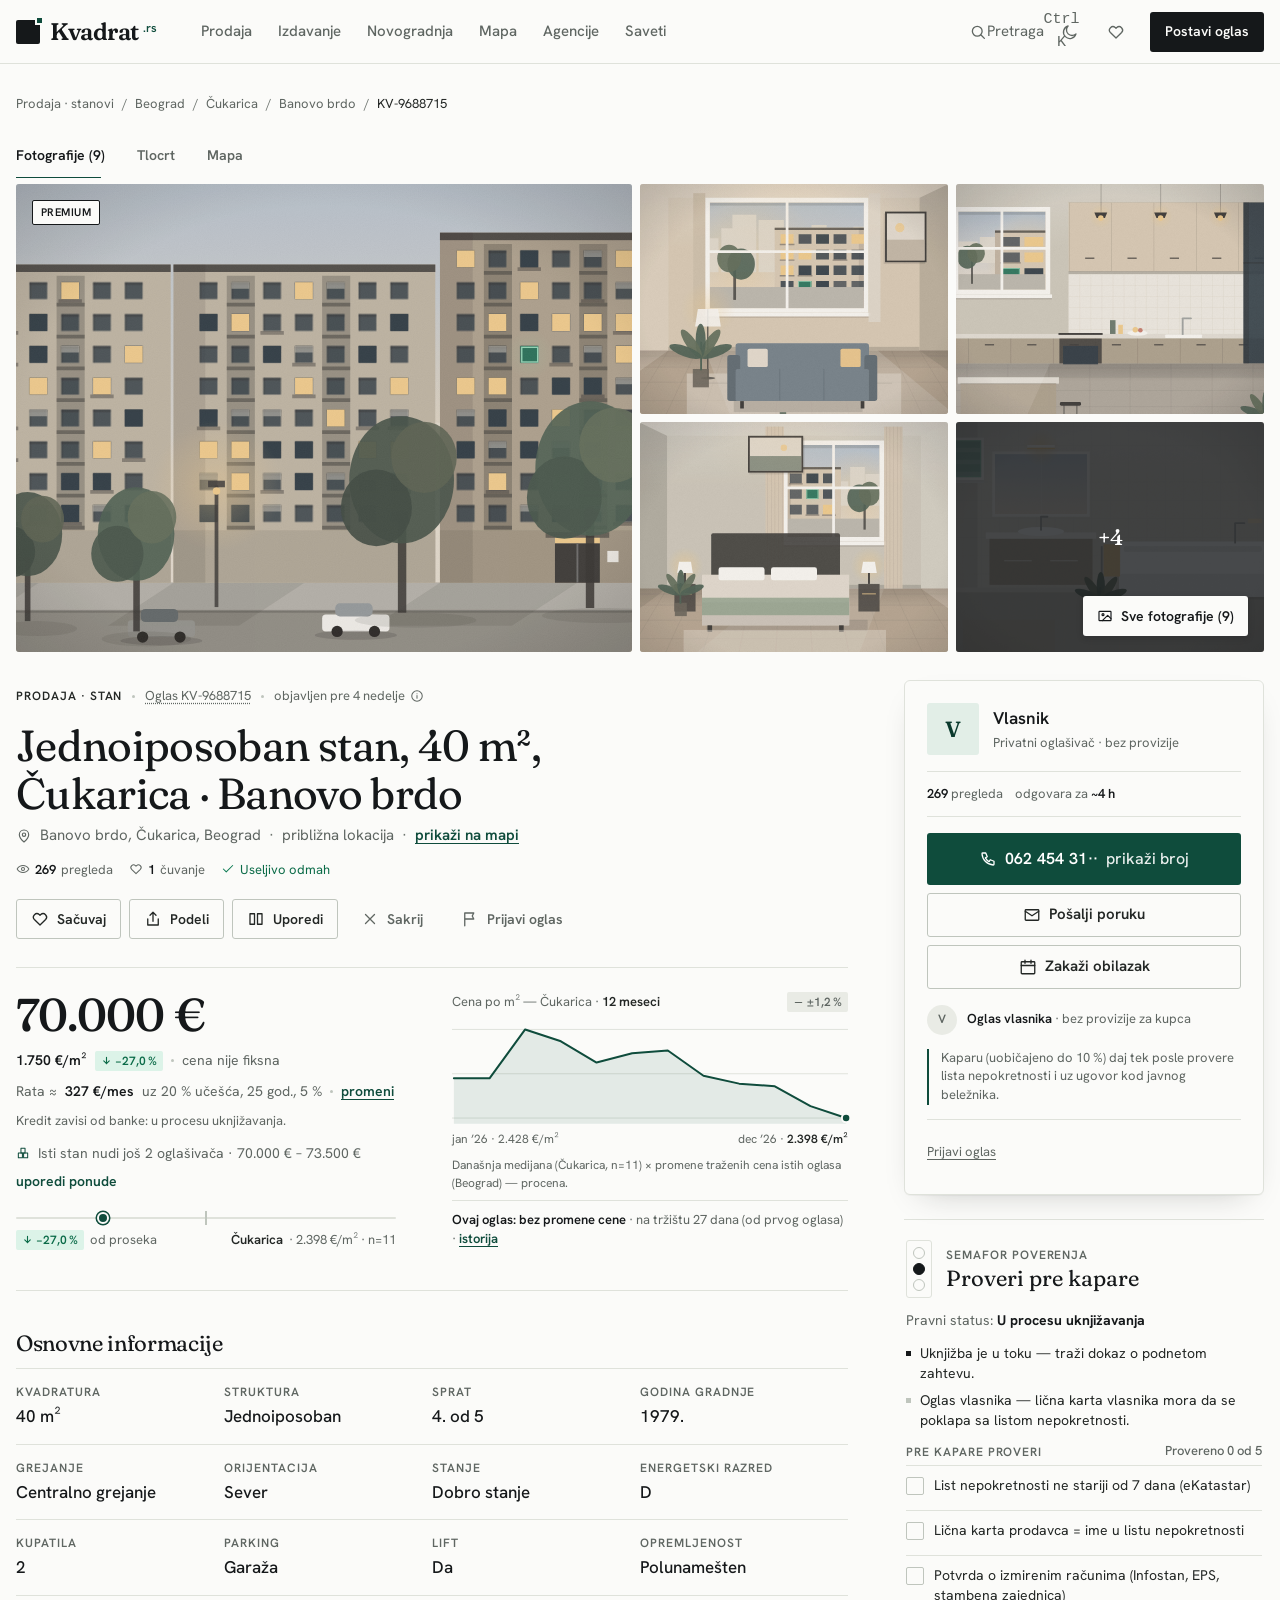
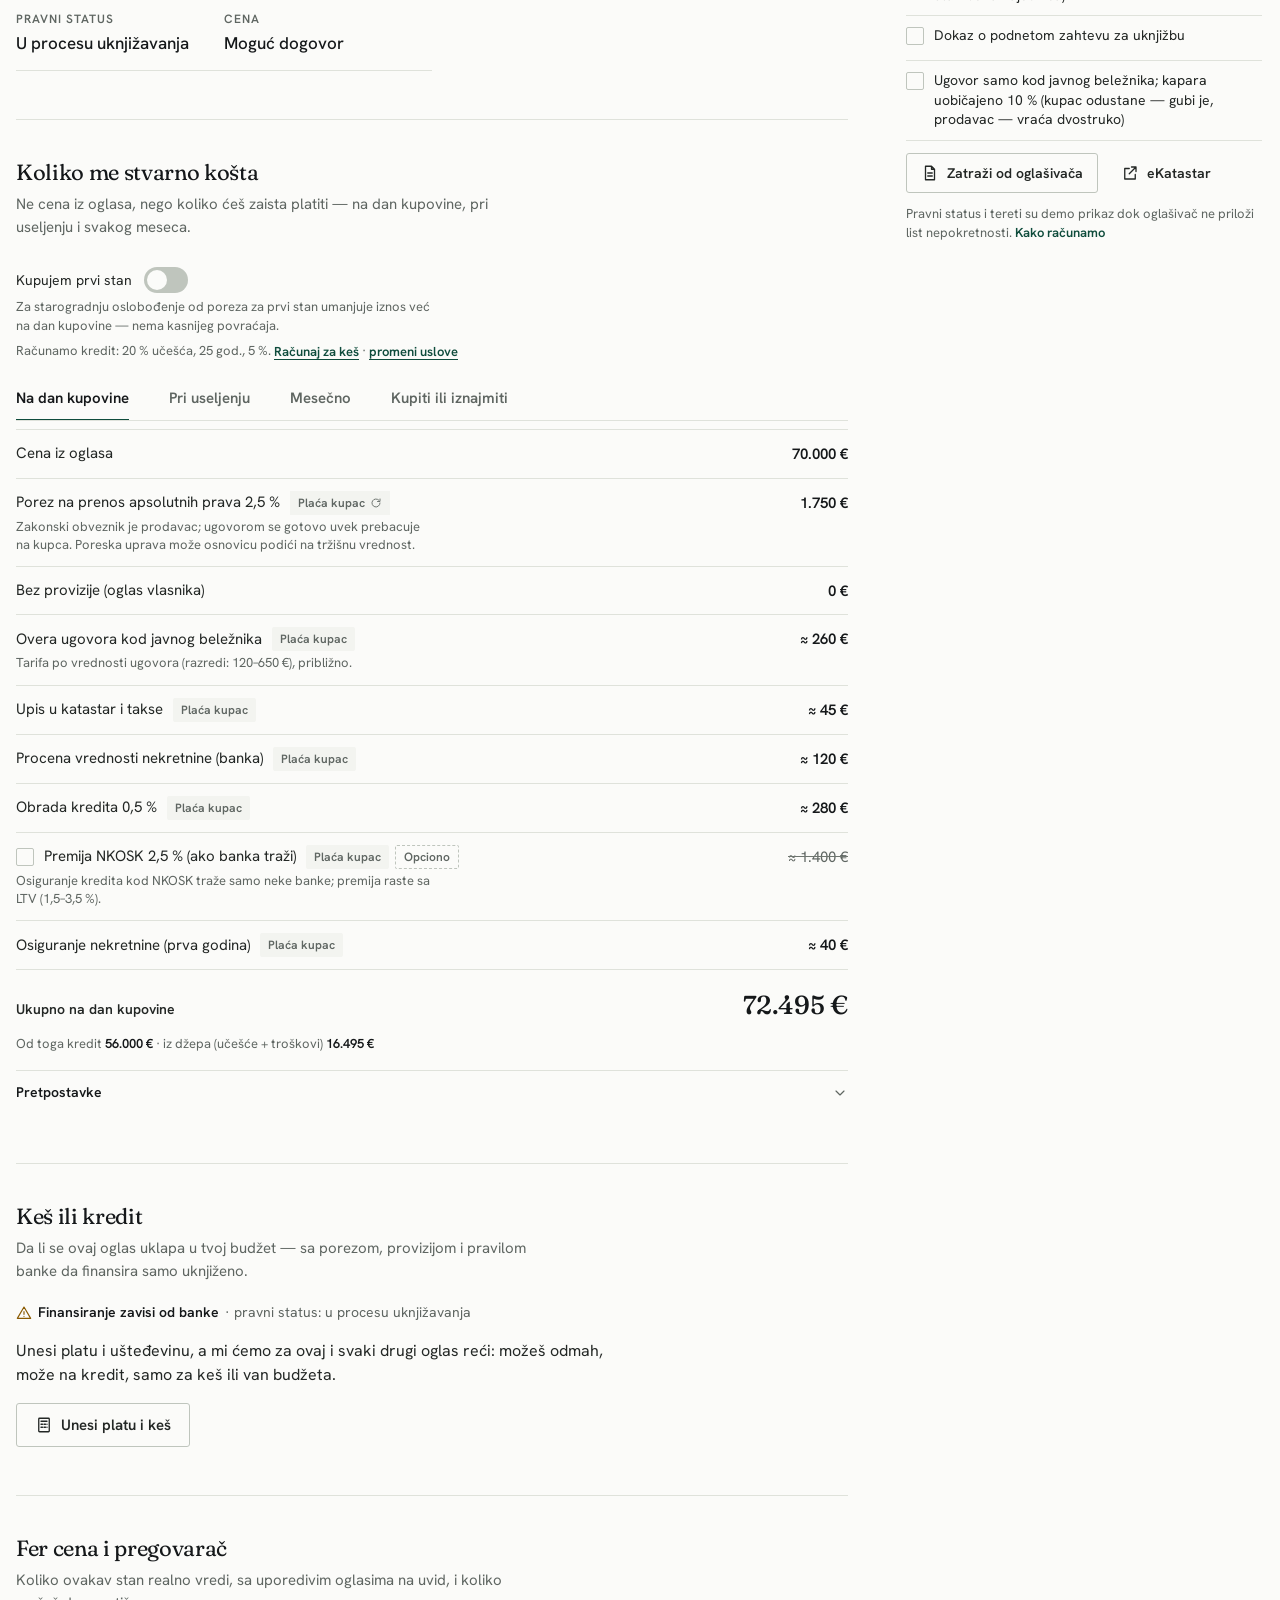
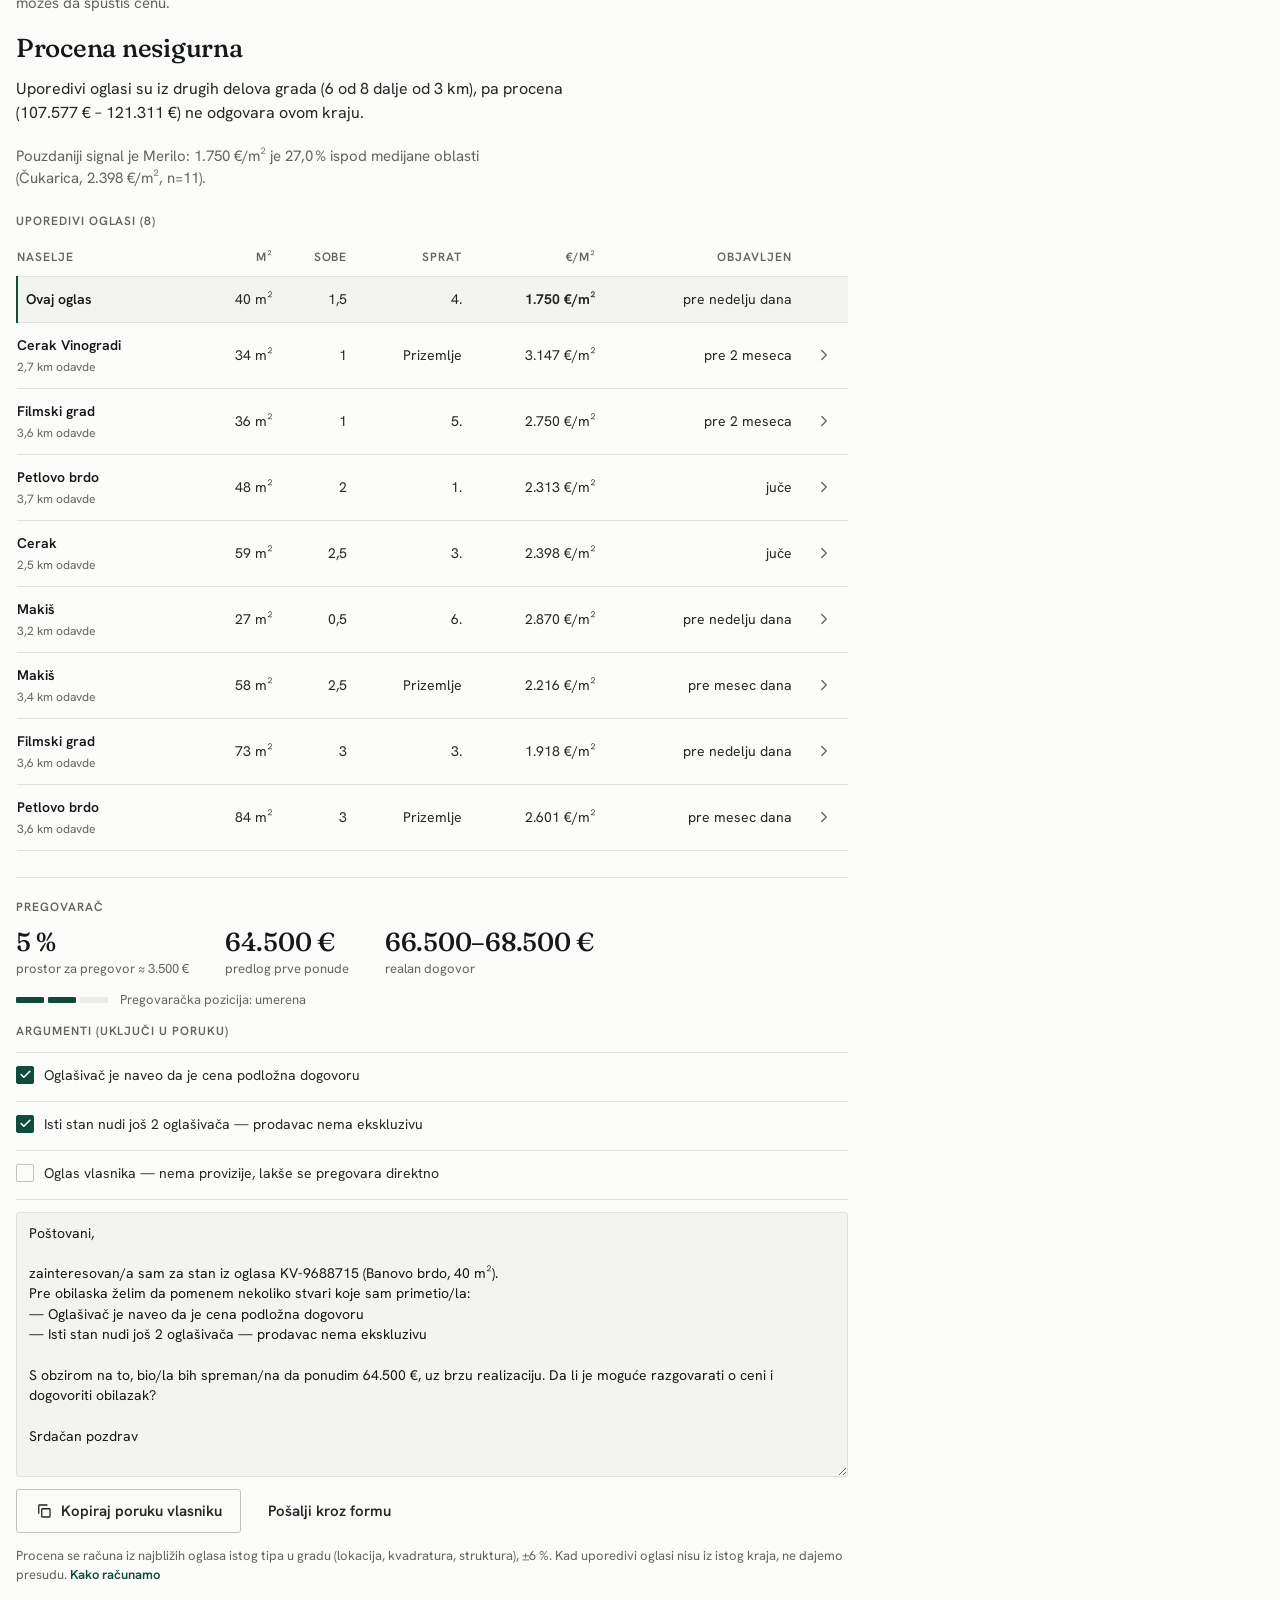
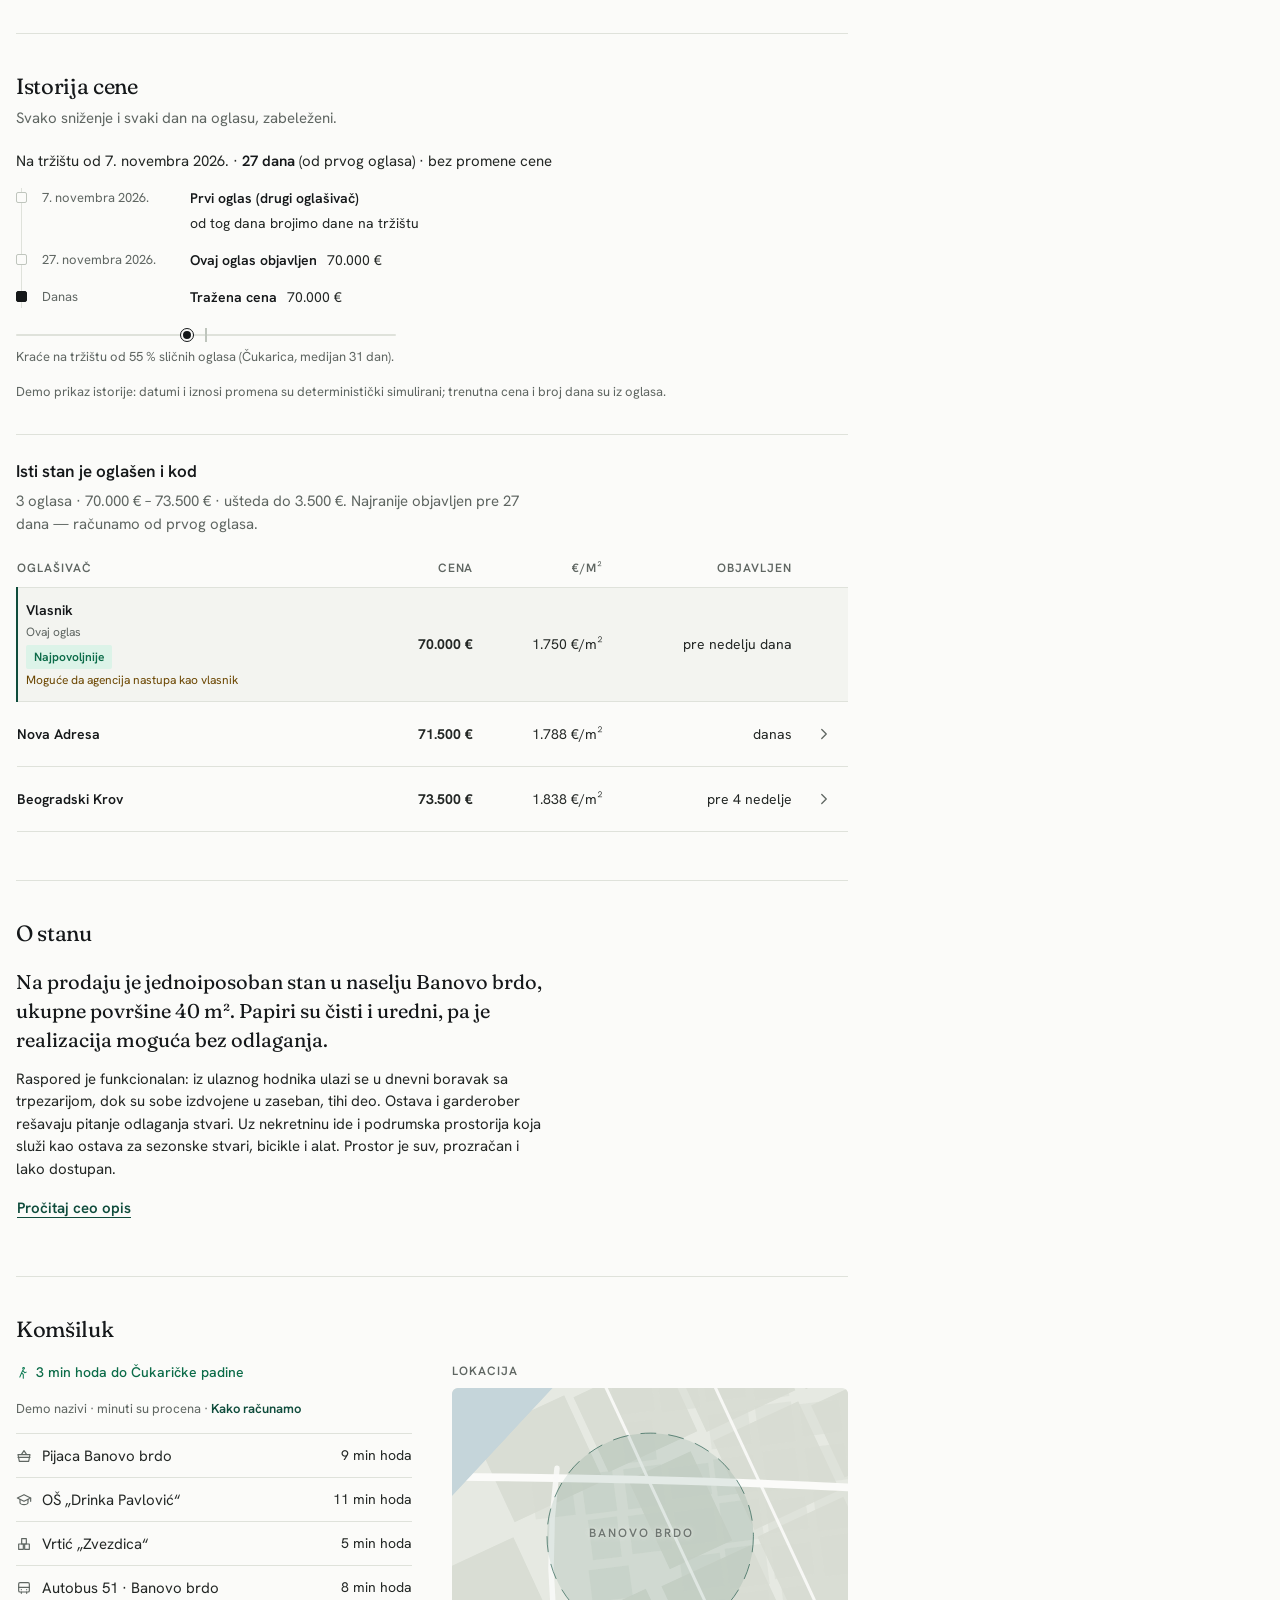
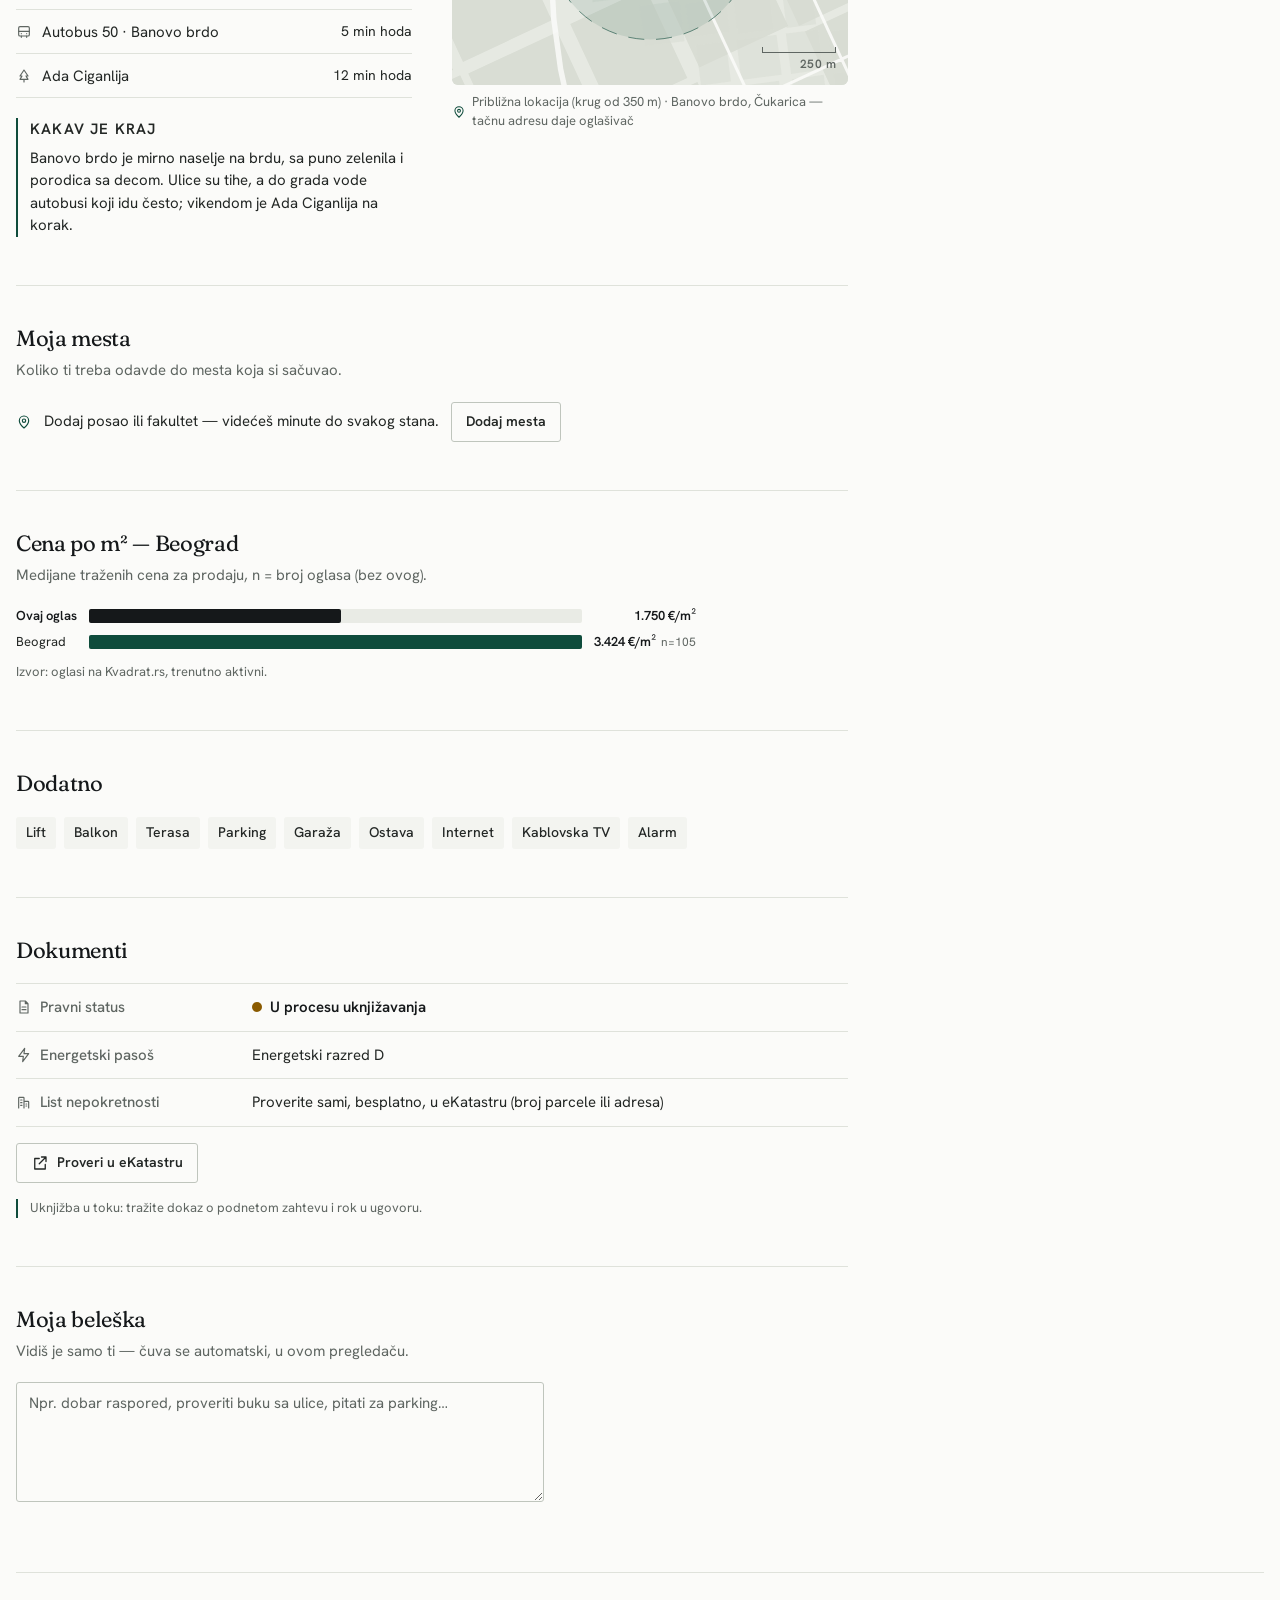
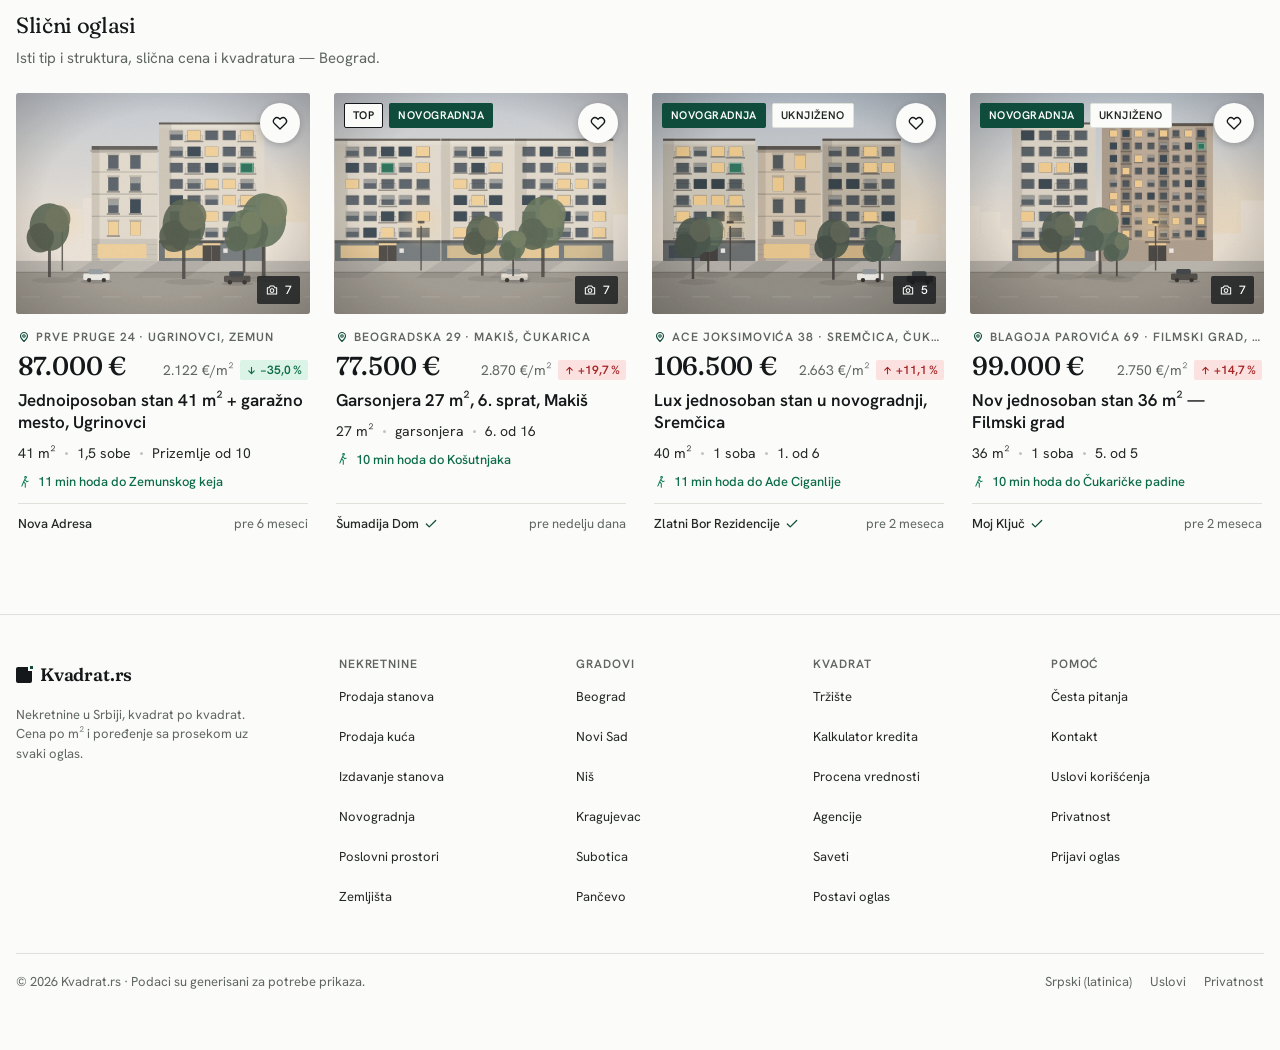
<file: dev/listing/index.html>
<!doctype html>
<html lang="sr">
<head>
<meta charset="utf-8">
<meta name="viewport" content="width=device-width,initial-scale=1,viewport-fit=cover">
<title>Kvadrat — test detalja oglasa</title>
<meta name="description" content="Dev stranica: viewListing (js/pages/listing.js) samostalno, sa zaglavljem i podnožjem iz ui.js. Rute: #/oglas?s=slug ili #/oglas/slug; podrazumevano prvi stan na prodaju.">
<link rel="preconnect" href="https://fonts.googleapis.com">
<link rel="preconnect" href="https://fonts.gstatic.com" crossorigin>
<link href="https://fonts.googleapis.com/css2?family=Fraunces:ital,opsz,wght,SOFT@0,9..144,300..700,50;1,9..144,300..700,50&family=Hanken+Grotesk:wght@400;500;600;700&display=swap" rel="stylesheet">
<link rel="stylesheet" href="../../css/tokens.css">
<link rel="stylesheet" href="../../css/base.css">
<link rel="stylesheet" href="../../css/components.css">
<link rel="stylesheet" href="../../css/pages/map.css">
<link rel="stylesheet" href="../../css/pages/listing.css">
</head>
<body>
<div id="app"></div>
<div id="toasts" aria-live="polite"></div>

<script src="../../data.js" charset="utf-8"></script>
<script src="../../js/core.js" charset="utf-8"></script>
<script src="../../js/images.js" charset="utf-8"></script>
<script src="../../js/ui.js" charset="utf-8"></script>
<script src="../../js/engine.js" charset="utf-8"></script>
<script src="../../js/map.js" charset="utf-8"></script>
<script src="../../js/pages/listing.js" charset="utf-8"></script>
<script>
/* mini ruter dev stranice: #/oglas?s=slug | #/oglas/slug → viewListing; prazan hash → prvi stan na prodaju;
   svaka druga ruta prikazuje traku sa odredištem (provera linkova). */
(function () {
  'use strict';
  const app = document.getElementById('app');
  const firstSale = (D.listings.find((l) => l.t === 'prodaja' && l.pt === 'stan') || D.listings[0]).s;
  let lastSlug = null;
  function render() {
    const raw = location.hash.replace(/^#/, '') || '/oglas?s=' + firstSale;
    const [path, qs] = raw.split('?');
    const q = new URLSearchParams(qs || '');
    let body, slug = null;
    if (path === '/oglas' || path === '/' || path === '') { if (!q.get('s')) q.set('s', firstSale); slug = q.get('s'); body = viewListing(q); }
    else if (path.startsWith('/oglas/')) { slug = decodeURIComponent(path.slice(7)); body = viewListing(new URLSearchParams({ s: slug })); }
    else body = el('div', { class: 'wrap', style: 'padding:48px 16px' }, el('p', { class: 'eyebrow' }, 'dev/listing — odredište'),
      el('h1', { class: 't-h1', id: 'dest' }, raw), el('p', { style: 'margin-top:16px' }, el('a', { class: 'btn btn-secondary', href: '#/oglas?s=' + firstSale }, 'Nazad na oglas')));
    app.innerHTML = '';
    app.append(header('/oglas'), el('main', { id: 'main' }, body), footer());
    if (slug !== lastSlug) window.scrollTo(0, 0);
    lastSlug = slug;
  }
  window.addEventListener('hashchange', render);
  try { if (typeof KX !== 'undefined') KX.enrich(); } catch (e) { console.error(e); }
  render();
})();
</script>
</body>
</html>
</file>
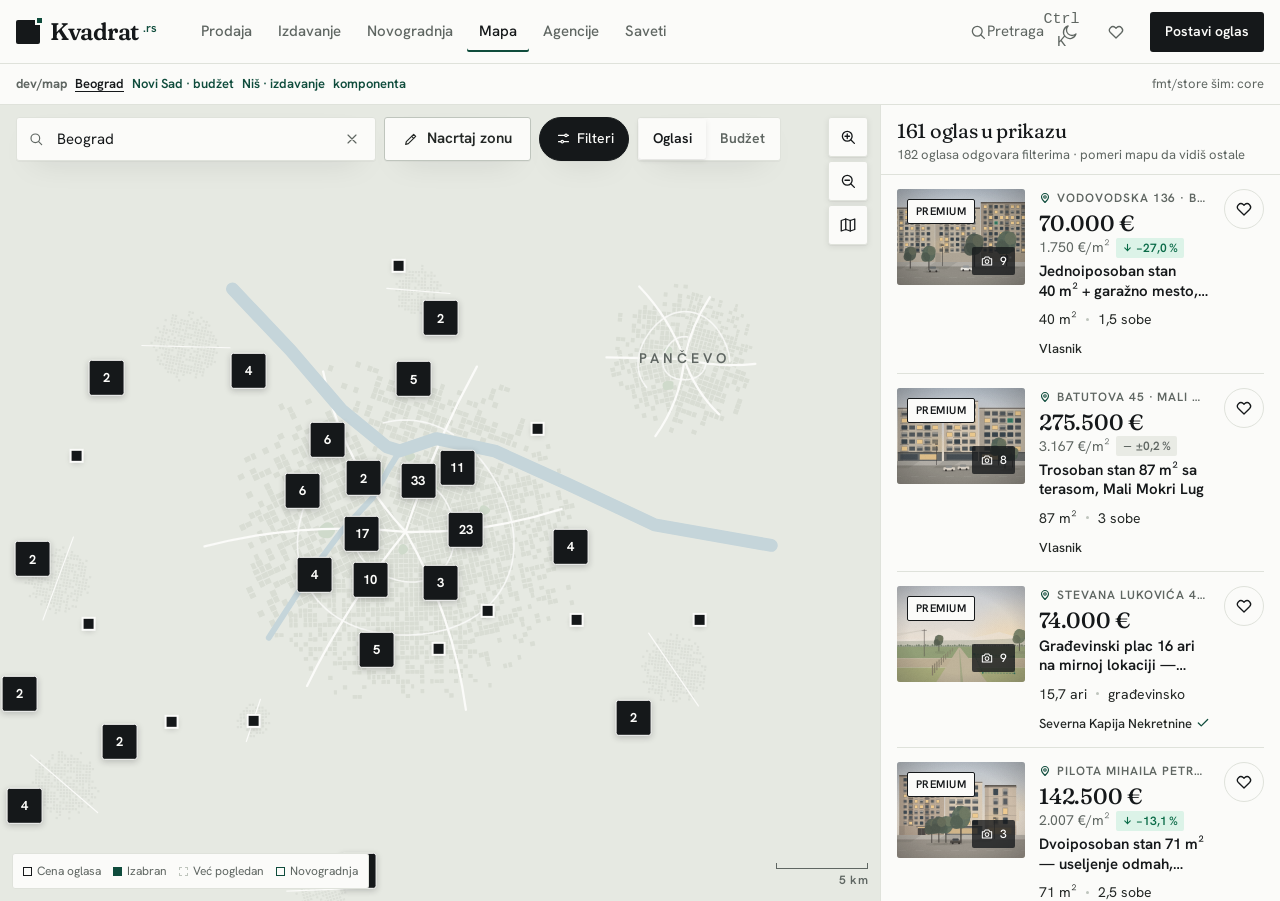
<file: dev/map/index.html>
<!doctype html>
<html lang="sr">
<head>
<meta charset="utf-8">
<meta name="viewport" content="width=device-width,initial-scale=1,viewport-fit=cover">
<title>Kvadrat — test mape</title>
<meta name="description" content="Dev stranica: komponenta mapView (js/map.js) i stranica viewMap (js/pages/map.js) samostalno. Rute: #/ (Beograd), #/mapa?c=novi-sad&m=budzet, #/komponenta (goli API).">
<link rel="preconnect" href="https://fonts.googleapis.com">
<link rel="preconnect" href="https://fonts.gstatic.com" crossorigin>
<link href="https://fonts.googleapis.com/css2?family=Fraunces:ital,opsz,wght,SOFT@0,9..144,300..700,50;1,9..144,300..700,50&family=Hanken+Grotesk:wght@400;500;600;700&display=swap" rel="stylesheet">
<link rel="stylesheet" href="../../css/tokens.css">
<link rel="stylesheet" href="../../css/base.css">
<link rel="stylesheet" href="../../css/components.css">
<link rel="stylesheet" href="../../css/pages/map.css">
<style>
/* samo za dev stranicu */
.dv-bar{display:flex;gap:8px;align-items:center;flex-wrap:wrap;padding:10px var(--gutter);border-bottom:1px solid var(--border);font-size:13px;color:var(--muted)}
.dv-bar a{color:var(--accent);font-weight:600}
.dv-bar a[aria-current="page"]{color:var(--ink);text-decoration:underline;text-underline-offset:3px}
.dv-comp{padding:16px var(--gutter) 40px;max-width:1280px;margin:0 auto}
.dv-comp .map{height:min(560px,70vh);margin-top:12px}
.dv-comp .btn-row{margin-top:12px}
.dv-comp pre{margin-top:12px;font:12px/1.5 ui-monospace,Menlo,Consolas,monospace;color:var(--muted);white-space:pre-wrap}
.dv-comp h1{font-family:var(--f-display);font-weight:400;font-size:28px;letter-spacing:-.015em}
#main{--header-h:104px} /* zaglavlje 64 + dev traka 40, da .mp dobije pravu visinu */
</style>
</head>
<body>
<div id="app"></div>
<div id="toasts" aria-live="polite"></div>

<script src="../../data.js" charset="utf-8"></script>
<script src="../../js/core.js" charset="utf-8"></script>
<script>
/* ŠIM samo za dev stranicu (nikad u index.html): rezerve za fmt/stats/mock/store/mortgage dok core.js ne dobije novi ugovor.
   Isti pristup kao dev/index.html (galerija). Ako core.js već definiše ove globale, šim ne radi ništa. */
(function () {
  'use strict';
  const has = (fn) => { try { return fn() !== undefined; } catch (e) { return false; } };
  const nf = new Intl.NumberFormat('sr-RS', { maximumFractionDigits: 0 });
  const nf1 = new Intl.NumberFormat('sr-RS', { maximumFractionDigits: 1 });
  const pl = (n, a, b, c) => { const m10 = n % 10, m100 = n % 100; if (m10 === 1 && m100 !== 11) return a; if (m10 >= 2 && m10 <= 4 && (m100 < 12 || m100 > 14)) return b; return c; };
  const median = (arr) => { if (!arr.length) return 0; const s = [...arr].sort((a, b) => a - b); const m = s.length >> 1; return s.length % 2 ? s[m] : (s[m - 1] + s[m]) / 2; };
  if (!has(() => fmt)) { window.__kvShim = true;
    window.fmt = {
      price: (n, t) => nf.format(Math.round(n)) + (t === 'izdavanje' ? ' €/mes' : ' €'),
      ppm: (n) => nf.format(Math.round(n)) + ' €/m²', m2: (n) => nf.format(Math.round(n)) + ' m²', num: (n) => nf.format(n),
      pct: (x, o = {}) => ((o.sign && x > 0) ? '+' : '') + nf1.format(Math.round(x * 10) / 10).replace('-', '−') + ' %',
      rel: (d) => d === 0 ? 'danas' : d === 1 ? 'juče' : d < 7 ? `pre ${d} dana` : d < 30 ? `pre ${Math.round(d / 7)} ${pl(Math.round(d / 7), 'nedelju', 'nedelje', 'nedelja')}` : d < 365 ? `pre ${Math.round(d / 30)} ${pl(Math.round(d / 30), 'mesec', 'meseca', 'meseci')}` : 'pre godinu dana',
      floor: (fl, tf) => fl == null ? null : (fl === 0 ? 'Prizemlje' : fl === -1 ? 'Suteren' : fl + '.') + (tf ? ' od ' + tf : ''),
      rooms: (ro) => (ROOMS.find((r) => r[0] === ro) || [0, ro + ' sobe'])[1], roomsN: (ro) => ro >= 5 ? '5+' : nf1.format(ro), plural: pl,
    };
  }
  if (!has(() => stats)) {
    const grp = (l, key) => D.listings.filter((x) => x.t === l.t && x.pt === l.pt && x.ppm && (key === 'all' || x[key] === l[key]));
    window.stats = {
      refPpm(l) { for (const [key, scope, label] of [['ns', 'nbhd', l.n], ['ms', 'mun', l.m], ['cs', 'city', l.c], ['all', 'all', 'Srbija']]) { const g = grp(l, key); if (g.length >= 5 || key === 'all') return { ppm: median(g.map((x) => x.ppm)), label, n: g.length, scope }; } },
      delta(l) { const r = this.refPpm(l); if (!r || !r.ppm || !l.ppm) return null; return { pct: (l.ppm / r.ppm - 1) * 100, ppm: r.ppm, label: r.label, n: r.n, scope: r.scope }; },
      medians(list) { return { p: median(list.map((x) => x.p)), ppm: median(list.map((x) => x.ppm).filter(Boolean)), a: median(list.map((x) => x.a).filter(Boolean)) }; },
    };
  }
  if (!has(() => mock)) {
    const STREETS = ['Makenzijeva', 'Bulevar kralja Aleksandra', 'Cvijićeva', 'Vojvode Stepe', 'Požeška', 'Jurija Gagarina', 'Dalmatinska', 'Kneza Miloša', 'Takovska', 'Glavna'];
    const POI = ['centra', 'glavne pijace', 'gradskog parka', 'stanice'];
    window.mock = {
      street(l) { if (l.ad) return l.ad; const h = hash(l.s + '#st'); return `${STREETS[h % STREETS.length]} ${1 + (h >>> 4) % 120}`; },
      walk(l) { const h = hash(l.s + '#wk'); return { min: 3 + (h % 12), to: POI[(h >>> 3) % POI.length] }; },
    };
  }
  if (!has(() => store)) {
    const read = (k, fb) => { try { return JSON.parse(localStorage.getItem('kv.' + k)) ?? fb; } catch (e) { return fb; } };
    const write = (k, v) => { try { localStorage.setItem('kv.' + k, JSON.stringify(v)); } catch (e) { /* ignore */ } };
    const subs = [];
    const st = window.store = {
      favs: new Set(read('favs', [])), compare: read('compare', []), recent: read('recent', []), searches: read('searches', []), notes: read('notes', {}),
      on(fn) { subs.push(fn); return () => { const i = subs.indexOf(fn); if (i >= 0) subs.splice(i, 1); }; }, emit() { subs.forEach((f) => f()); },
      toggleFav(s) { if (st.favs.has(s)) st.favs.delete(s); else st.favs.add(s); write('favs', [...st.favs]); st.emit(); }, isFav(s) { return st.favs.has(s); },
      toggleCompare(s) { const i = st.compare.indexOf(s); if (i >= 0) st.compare.splice(i, 1); else if (st.compare.length < 4) st.compare.push(s); write('compare', st.compare); st.emit(); }, inCompare(s) { return st.compare.includes(s); },
      pushRecent(s) { st.recent = [s, ...st.recent.filter((x) => x !== s)].slice(0, 12); write('recent', st.recent); st.emit(); },
    };
  }
  if (!has(() => mortgage)) window.mortgage = (p, r, y) => { const m = r / 100 / 12, n = y * 12; const monthly = m ? p * m / (1 - Math.pow(1 + m, -n)) : p / n; return { monthly, total: monthly * n, interest: monthly * n - p }; };
})();
</script>
<script src="../../js/images.js" charset="utf-8"></script>
<script src="../../js/ui.js" charset="utf-8"></script>
<script src="../../js/engine.js" charset="utf-8"></script>
<script src="../../js/map.js" charset="utf-8"></script>
<script src="../../js/pages/map.js" charset="utf-8"></script>
<script>
/* mini ruter dev stranice: #/ → viewMap(c=beograd) · #/mapa?… → viewMap(q) · #/komponenta → goli mapView API */
(function () {
  'use strict';
  const S = (fn, fb) => { try { const v = fn(); return v === undefined ? fb : v; } catch (e) { return fb; } };
  const app = document.getElementById('app');
  let api = null;
  function bar(path) {
    const link = (h, l) => el('a', { href: h, 'aria-current': path === h.replace(/\?.*$/, '') ? 'page' : null }, l);
    return el('div', { class: 'dv-bar' }, el('b', {}, 'dev/map'), link('#/', 'Beograd'), link('#/mapa?c=novi-sad&m=budzet', 'Novi Sad · budžet'), link('#/mapa?c=nis&t=izdavanje', 'Niš · izdavanje'), link('#/komponenta', 'komponenta'), el('span', { style: 'margin-left:auto' }, 'fmt/store šim: ' + (window.__kvShim ? 'da' : 'core')));
  }
  function componentDemo() {
    const KV = window.KV; const bg = KV.listings.filter((l) => l.cs === 'beograd');
    const box = el('div', { class: 'map' });
    const log = el('pre', {}, 'događaji…');
    const say = (m) => { log.textContent = (m + '\n' + log.textContent).split('\n').slice(0, 8).join('\n'); };
    const wrap = el('div', { class: 'dv-comp' }, el('h1', {}, 'mapView — goli API'), el('p', { class: 'muted' }, 'Kontrole proveravaju setMode, setBudget, setPlaces, highlight, setSelected, fit, setListings i setPolygon.'), box,
      el('div', { class: 'btn-row' },
        el('button', { class: 'btn btn-secondary btn-sm', type: 'button', onclick: () => { api.setMode('budget'); api.setBudget([{ key: 'vracar', label: 'Vračar', cs: 'beograd', lat: 44.797, lng: 20.475, m2: 38, n: 4, ppm: 2450 }, { key: 'zvezdara', label: 'Zvezdara', cs: 'beograd', lat: 44.8, lng: 20.505, m2: 52, n: 9, ppm: 1810 }, { key: 'novi-beograd', label: 'Novi Beograd', cs: 'beograd', lat: 44.81, lng: 20.41, m2: 44, n: 7, ppm: 2120 }, { key: 'cukarica', label: 'Čukarica', cs: 'beograd', lat: 44.77, lng: 20.41, m2: 61, n: 11, ppm: 1540 }, { key: 'palilula', label: 'Palilula', cs: 'beograd', lat: 44.82, lng: 20.49, m2: 0, n: 0, ppm: 0 }]); } }, 'Budžet'),
        el('button', { class: 'btn btn-secondary btn-sm', type: 'button', onclick: () => { api.setMode('pins'); api.fit(); } }, 'Pinovi'),
        el('button', { class: 'btn btn-secondary btn-sm', type: 'button', onclick: () => api.setPlaces([{ id: 'p1', name: 'Posao', lat: 44.8126, lng: 20.4612, who: 'ja', mode: 'gradski' }, { id: 'p2', name: 'Fakultet', lat: 44.7975, lng: 20.477, who: 'partner', mode: 'pesice' }]) }, 'Moja mesta'),
        el('button', { class: 'btn btn-secondary btn-sm', type: 'button', onclick: () => api.setPlaces([]) }, 'Bez mesta'),
        el('button', { class: 'btn btn-secondary btn-sm', type: 'button', onclick: () => api.setSelected(bg[3].s) }, 'Izaberi #3'),
        el('button', { class: 'btn btn-secondary btn-sm', type: 'button', onclick: () => api.highlight(bg[5].s) }, 'Hover #5'),
        el('button', { class: 'btn btn-secondary btn-sm', type: 'button', onclick: () => api.setListings(bg.filter((l) => l.t === 'izdavanje')) }, 'Samo izdavanje'),
        el('button', { class: 'btn btn-secondary btn-sm', type: 'button', onclick: () => api.setListings(KV.listings) }, 'Svi (660)'),
        el('button', { class: 'btn btn-secondary btn-sm', type: 'button', onclick: () => api.setPolygon([{ lat: 44.79, lng: 20.45 }, { lat: 44.82, lng: 20.45 }, { lat: 44.82, lng: 20.49 }, { lat: 44.79, lng: 20.49 }]) }, 'Poligon (centar)'),
        el('button', { class: 'btn btn-secondary btn-sm', type: 'button', onclick: () => api.setRadius({ lat: 44.8, lng: 20.47, m: 300 }) }, 'Radijus 300 m'),
        el('button', { class: 'btn btn-secondary btn-sm', type: 'button', onclick: () => api.fit() }, 'Prikaži sve')),
      log);
    setTimeout(() => {
      api = mapView(box, { listings: bg, onSelect: (s) => say('onSelect ' + s), onHover: (s) => say('onHover ' + s), onBoundsChange: (b) => say('onBoundsChange ' + JSON.stringify({ n: b.n, s: b.s, zoom: b.zoom, poly: b.polygon ? b.polygon.length : null, count: b.count })), onViewChange: (b) => say('view z=' + b.zoom + ' ' + b.center.lat + ',' + b.center.lng) });
      window.__mapApi = api;
    }, 0);
    return wrap;
  }
  function render() {
    const raw = location.hash.replace(/^#/, '') || '/';
    const [path, qs] = raw.split('?'); const q = new URLSearchParams(qs || '');
    app.innerHTML = '';
    const hdr = S(() => header(path === '/komponenta' ? '/' : '/mapa'), null) || el('header', { class: 'hdr' }, el('div', { class: 'wrap' }, el('b', {}, 'Kvadrat.rs')));
    let body;
    if (path === '/komponenta') body = componentDemo();
    else if (path === '/mapa') body = viewMap(q);
    else body = viewMap(new URLSearchParams('c=beograd'));
    app.append(hdr, bar('#' + path), el('main', { id: 'main' }, body));
    const ftr = app.querySelector('.hdr'); if (ftr) ftr.style.position = 'static';
  }
  window.addEventListener('hashchange', render);
  render();
})();
</script>
</body>
</html>
</file>
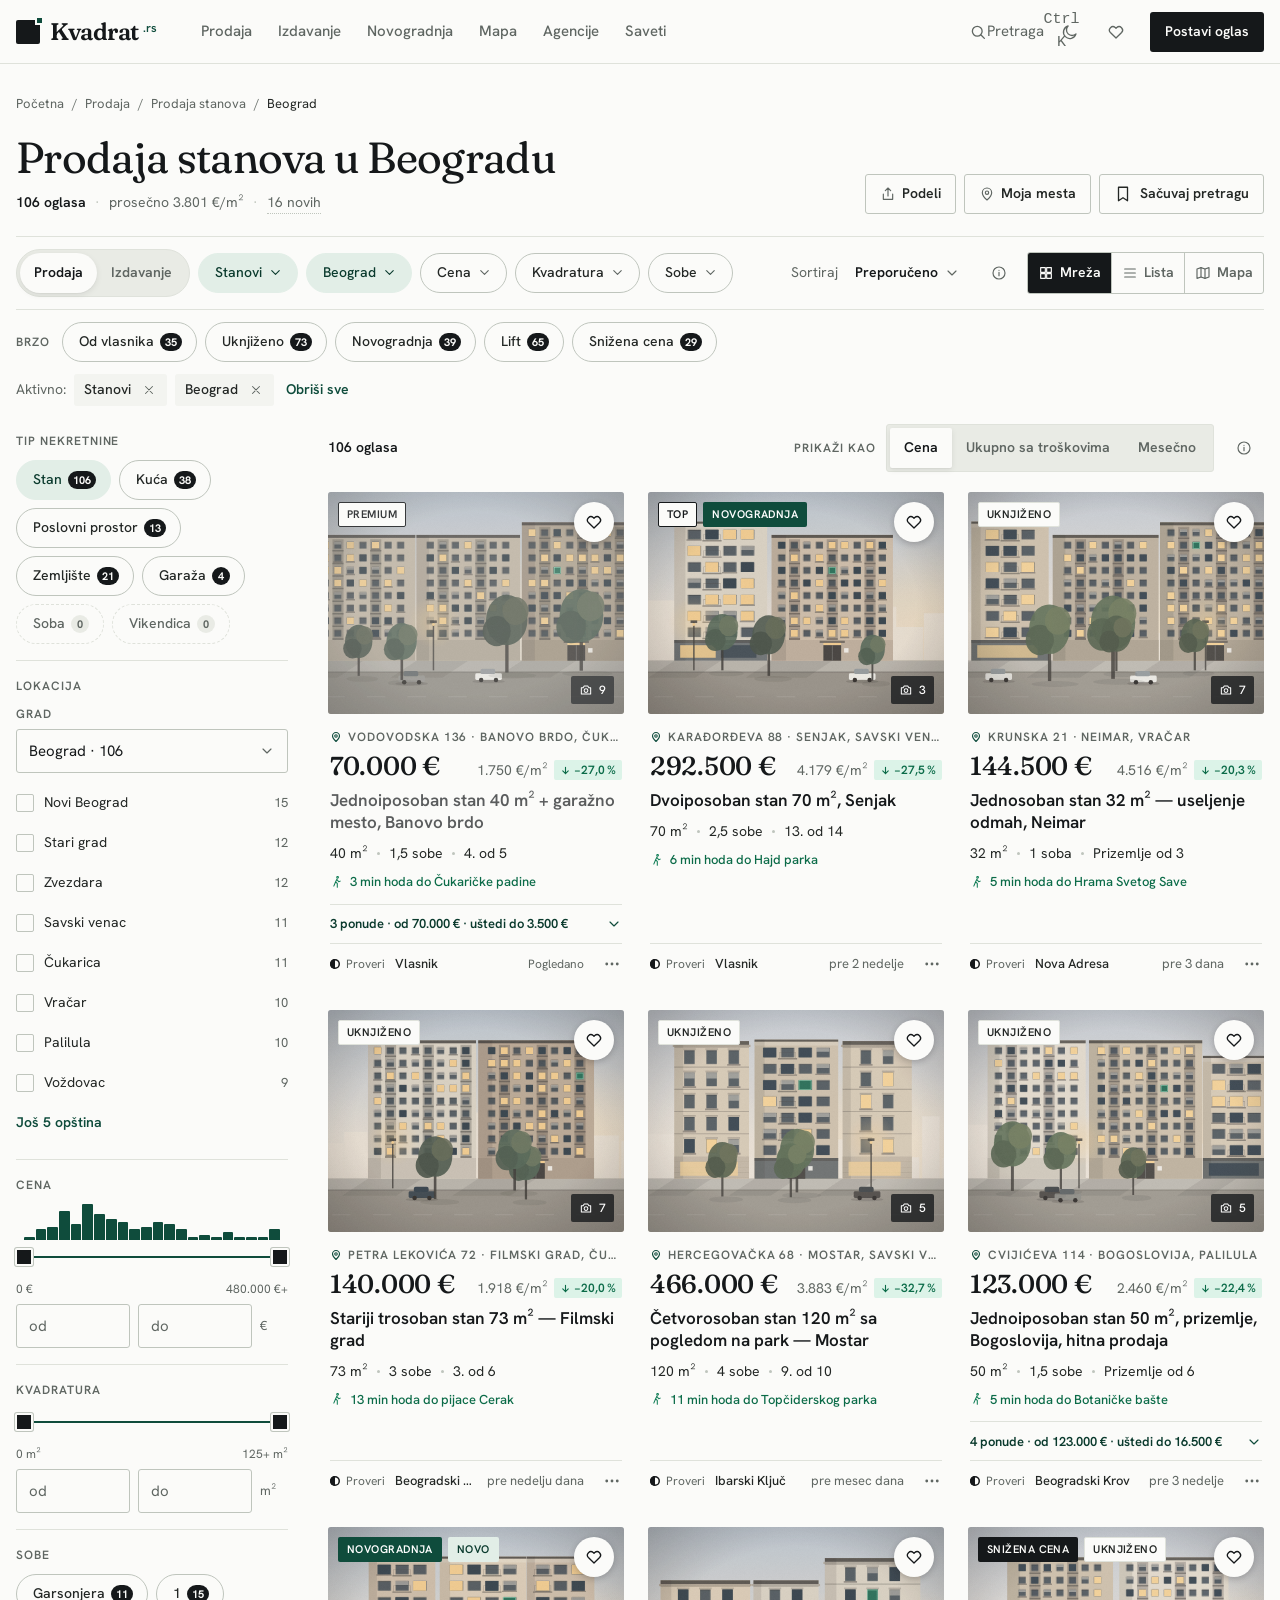
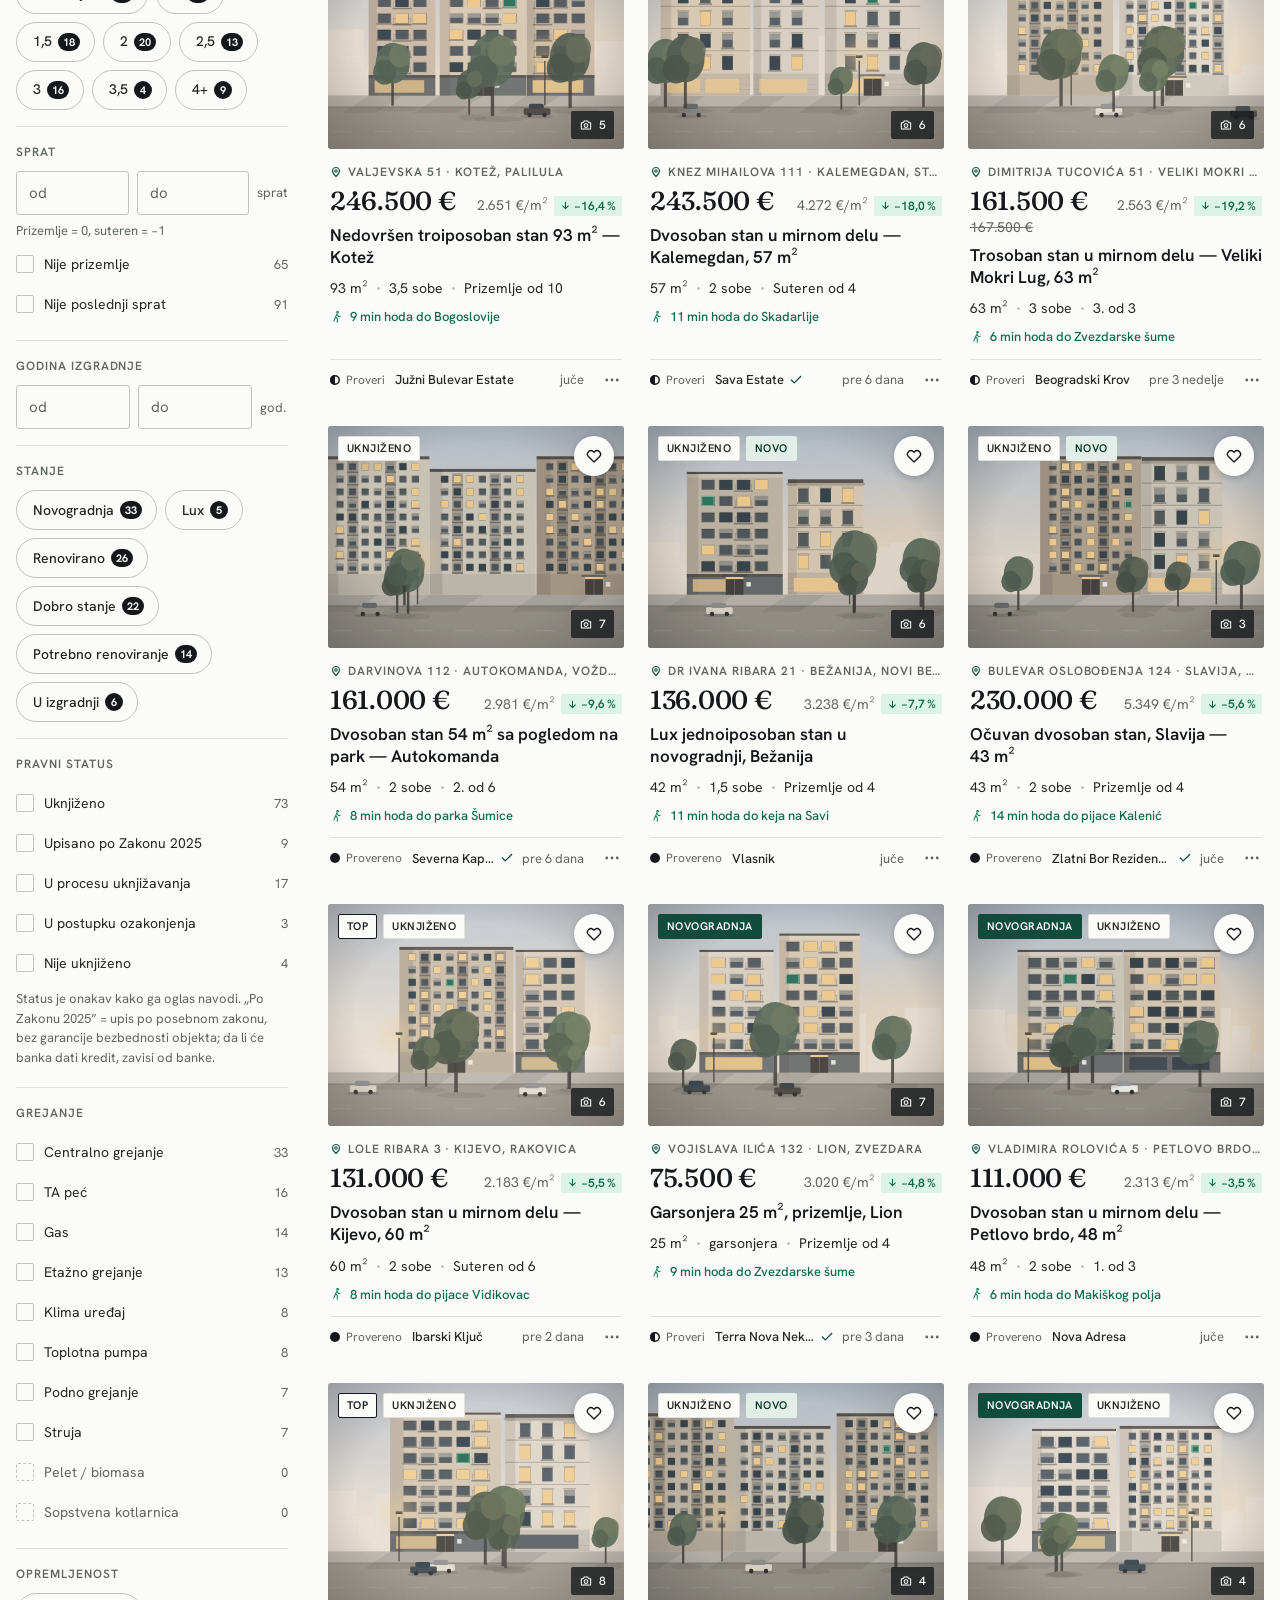
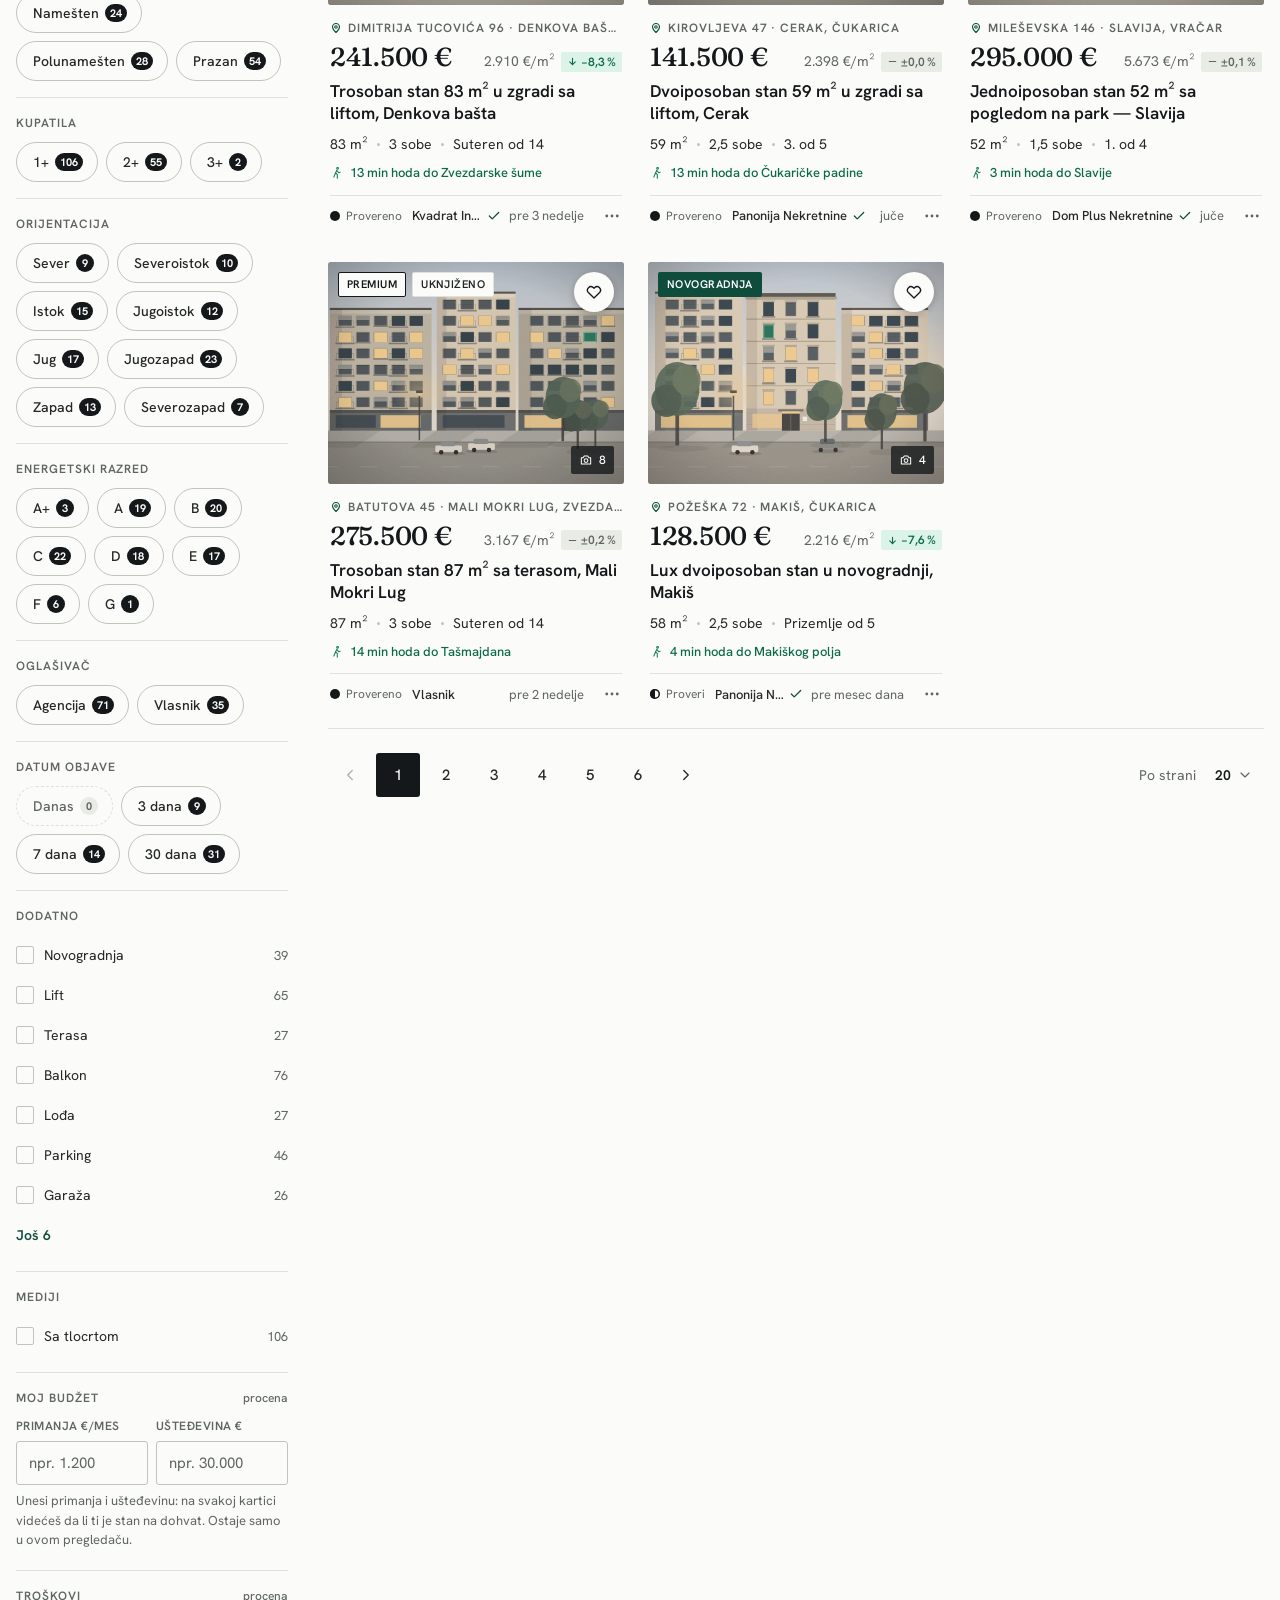
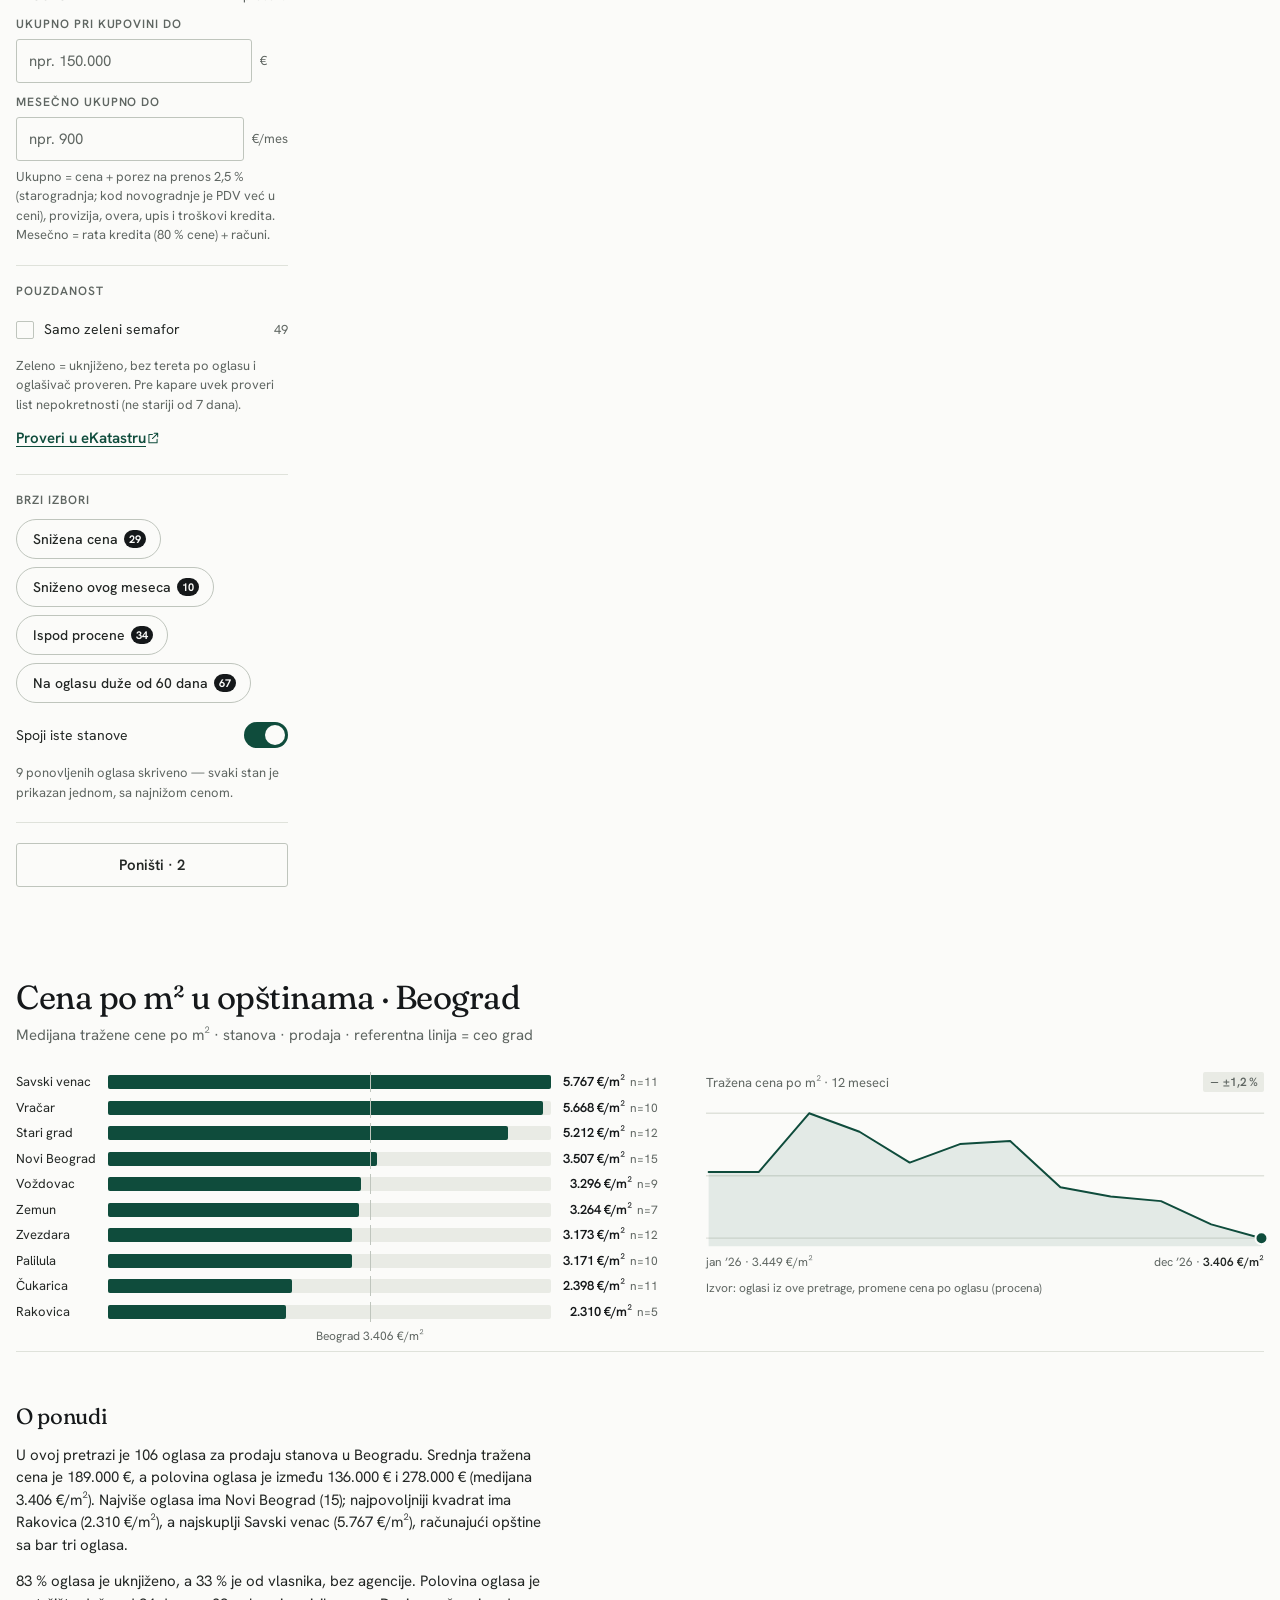
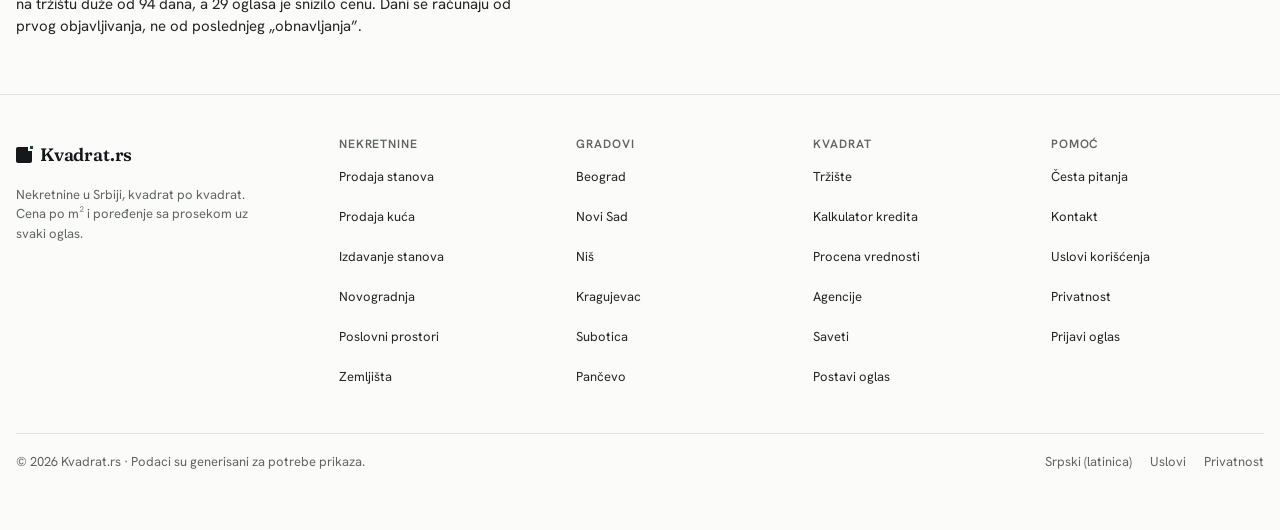
<file: dev/search/index.html>
<!doctype html>
<html lang="sr">
<head>
<meta charset="utf-8">
<meta name="viewport" content="width=device-width,initial-scale=1,viewport-fit=cover">
<title>Kvadrat — test rezultata</title>
<meta name="description" content="Dev stranica: viewResults(q) samostalno. Rute: #/pretraga?t=prodaja&pt=stan&c=beograd (podrazumevano), #/prodaja/stanovi/beograd, bilo koji parametri pretrage.">
<link rel="preconnect" href="https://fonts.googleapis.com">
<link rel="preconnect" href="https://fonts.gstatic.com" crossorigin>
<link href="https://fonts.googleapis.com/css2?family=Fraunces:ital,opsz,wght,SOFT@0,9..144,300..700,50;1,9..144,300..700,50&family=Hanken+Grotesk:wght@400;500;600;700&display=swap" rel="stylesheet">
<link rel="stylesheet" href="../../css/tokens.css">
<link rel="stylesheet" href="../../css/base.css">
<link rel="stylesheet" href="../../css/components.css">
<link rel="stylesheet" href="../../css/pages/map.css">
<link rel="stylesheet" href="../../css/pages/search.css">
</head>
<body>
<div id="app"></div>
<div id="toasts" aria-live="polite"></div>

<script src="../../data.js" charset="utf-8"></script>
<script src="../../js/core.js" charset="utf-8"></script>
<script src="../../js/images.js" charset="utf-8"></script>
<script src="../../js/ui.js" charset="utf-8"></script>
<script src="../../js/engine.js" charset="utf-8"></script>
<script src="../../js/map.js" charset="utf-8"></script>
<script src="../../js/pages/search.js" charset="utf-8"></script>
<script>
/* Samo za dev: mini-ljuska koja prikazuje header + viewResults(q) + footer. Ista ruta → root.update(q) (bez skrola),
   druga ruta → pun render. Rute rezultata: /pretraga, /prodaja…, /izdavanje…, /novogradnja-pretraga. */
(function () {
  'use strict';
  const DEFAULT = '#/pretraga?t=prodaja&pt=stan&c=beograd';
  const isResults = (p) => p === '/pretraga' || /^\/(prodaja|izdavanje|novogradnja-pretraga)(\/|$)/.test(p);
  let lastPath = null, root = null;
  try { const t = localStorage.getItem('kv.theme'); if (t) document.documentElement.setAttribute('data-theme', t); } catch (e) { /* ignore */ }
  function render(r) {
    const { path, q } = r || parseHash();
    const app = document.getElementById('app');
    if (isResults(path) && path === lastPath && root && root.isConnected) { root.update(q, path); return; }
    lastPath = path;
    let body;
    if (isResults(path)) { root = viewResults(q, path); body = root; }
    else { root = null; body = el('div', { class: 'wrap', style: 'padding:64px 0' }, el('h1', { class: 't-h1' }, 'Dev: samo rezultati'), el('p', { class: 'lede', style: 'margin-top:12px' }, 'Ova test stranica prikazuje samo viewResults. Ruta: ' + path), el('p', { style: 'margin-top:16px' }, el('a', { class: 'btn btn-secondary', href: DEFAULT }, 'Nazad na rezultate'))); }
    app.replaceChildren(header(path), el('main', { id: 'main' }, body), footer());
    window.scrollTo(0, 0);
  }
  if (!location.hash || location.hash === '#/' || location.hash === '#') history.replaceState(null, '', DEFAULT);
  router.onChange((r) => render(r));
  render();
})();
</script>
</body>
</html>
</file>
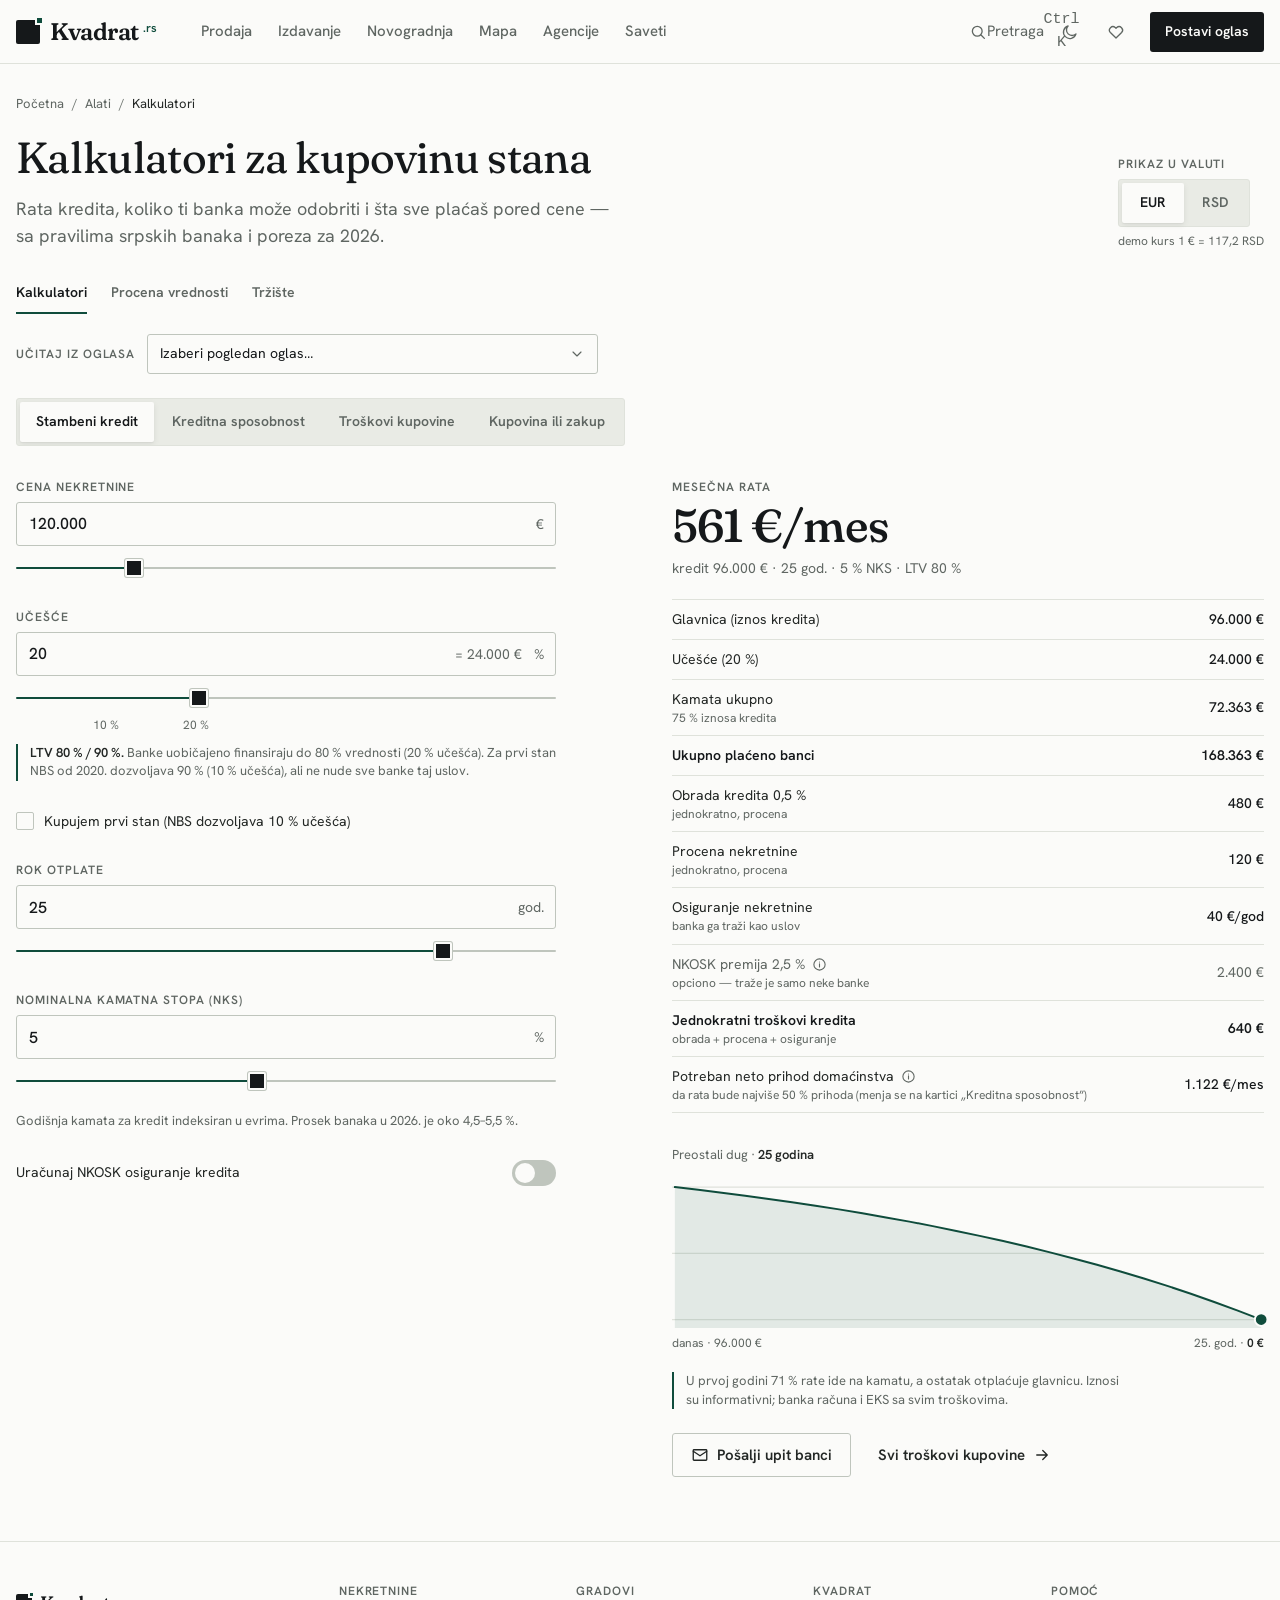
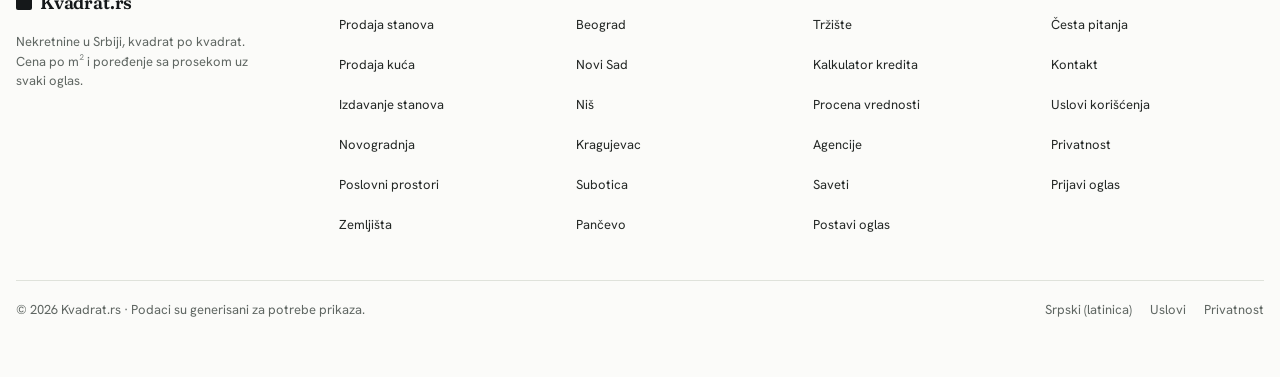
<file: dev/tools/index.html>
<!doctype html>
<html lang="sr">
<head>
<meta charset="utf-8">
<meta name="viewport" content="width=device-width,initial-scale=1,viewport-fit=cover">
<title>Kvadrat — test alata</title>
<meta name="description" content="Dev stranica za js/pages/tools.js: #/kalkulator, #/procena, #/trziste sa zaglavljem i podnožjem.">
<link rel="preconnect" href="https://fonts.googleapis.com">
<link rel="preconnect" href="https://fonts.gstatic.com" crossorigin>
<link href="https://fonts.googleapis.com/css2?family=Fraunces:ital,opsz,wght,SOFT@0,9..144,300..700,50;1,9..144,300..700,50&family=Hanken+Grotesk:wght@400;500;600;700&display=swap" rel="stylesheet">
<link rel="stylesheet" href="../../css/tokens.css">
<link rel="stylesheet" href="../../css/base.css">
<link rel="stylesheet" href="../../css/components.css">
<link rel="stylesheet" href="../../css/pages/tools.css">
</head>
<body>
<div id="app"></div>
<div id="toasts" aria-live="polite"></div>
<script src="../../data.js" charset="utf-8"></script>
<script src="../../js/core.js" charset="utf-8"></script>
<script src="../../js/images.js" charset="utf-8"></script>
<script src="../../js/ui.js" charset="utf-8"></script>
<script src="../../js/engine.js" charset="utf-8"></script>
<script src="../../js/map.js" charset="utf-8"></script>
<script src="../../js/pages/tools.js" charset="utf-8"></script>
<script>
/* privatni test-harnes (nije deo sajta): header + view(q) + footer za rutu iz hash-a */
'use strict';
(function () {
  try { const t = store.getTheme(); if (t) document.documentElement.setAttribute('data-theme', t); } catch (e) {}
  const VIEWS = { '/kalkulator': viewCalc, '/procena': viewValuation, '/trziste': viewMarket };
  function render() {
    const r = parseHash();
    const view = VIEWS[r.path] || viewCalc;
    const app = document.getElementById('app');
    app.replaceChildren(header(r.path), el('main', { id: 'main' }, view(r.q)), footer());
  }
  window.addEventListener('hashchange', () => { window.scrollTo(0, 0); render(); });
  if (!location.hash || location.hash === '#/') history.replaceState(null, '', '#/kalkulator');
  render();
})();
</script>
</body>
</html>
</file>
<file: css/tokens.css>
/* Kvadrat.rs design tokens — light on :root, dark via media query + data-theme */
/*
  Fonts — one <link> in <head>, preceded by the two preconnects (copy verbatim into index.html):
  <link rel="preconnect" href="https://fonts.googleapis.com">
  <link rel="preconnect" href="https://fonts.gstatic.com" crossorigin>
  <link href="https://fonts.googleapis.com/css2?family=Fraunces:ital,opsz,wght,SOFT@0,9..144,300..700,50;1,9..144,300..700,50&family=Hanken+Grotesk:wght@400;500;600;700&display=swap" rel="stylesheet">
*/
:root{
  /* surfaces */
  --bg:#FBFBF9;            /* paper */
  --surface:#F3F4F0;       /* hover rows, tags, skeleton */
  --surface-2:#E9EBE5;     /* image placeholders, bars track */
  --border:#DFE2DB;        /* hairlines */
  --border-strong:#BFC5BD; /* input/chip borders, median tick */
  /* text */
  --ink:#15181A;           /* headlines, prices, primary ink buttons */
  --text:#232725;          /* body */
  --muted:#5F6662;         /* captions, labels (5.69:1 on bg) — floor for any text */
  --faint:#6E756F;         /* strikethrough, dividers, decorative only; never text <14px */
  /* accent (pine) */
  --accent:#0F4C3C;
  --accent-hover:#0B3B2F;
  --accent-soft:#E2EEE7;
  --accent-ink:#0A3A2D;    /* text on accent-soft (10.6:1) */
  --on-accent:#FFFFFF;
  /* semantic — used ONLY by Δ chips, form validation, toasts */
  --success:#0B7A52; --success-soft:#DCF3E8; --success-ink:#0B6B48;
  --warning:#8A5A00; --warning-soft:#F6E9C8; --warning-ink:#6B4600;
  --danger:#C22F2F;  --danger-soft:#FBE2E0;  --danger-ink:#A52525;
  /* badges */
  --sale:#15181A; --on-sale:#FBFBF9;        /* Snižena cena / Hitno: ink on paper, no red */
  /* over photos */
  --photo-ink:rgba(21,24,26,.78); --photo-text:#FFFFFF; --photo-dim:rgba(21,24,26,.18);
  --lightbox-bg:#0B0D0C; --lightbox-text:#F3F4F0; --lightbox-hover:rgba(255,255,255,.08); --backdrop:rgba(21,24,26,.5);
  /* map */
  --map-bg:#E6E9E2; --map-block:#D9DDD4; --map-road:#FBFBF9; --map-park:#CFDACB; --map-water:#C5D5DA;
  --map-label:#5F6662;
  /* charts */
  --chart-line:#0F4C3C; --chart-fill:rgba(15,76,60,.10); --chart-grid:#DFE2DB; --chart-ref:#BFC5BD;
  /* shadows */
  --shadow-sm:0 1px 1px rgba(21,24,26,.04),0 2px 6px rgba(21,24,26,.08);
  --shadow:0 1px 1px rgba(21,24,26,.04),0 12px 32px -18px rgba(21,24,26,.28);
  --shadow-lg:0 2px 4px rgba(21,24,26,.06),0 24px 48px -16px rgba(21,24,26,.32);
  --shadow-pin:0 2px 6px rgba(21,24,26,.22);
  --shadow-sheet:0 -12px 40px rgba(21,24,26,.22);
  /* radii — square system; pills are for filters only */
  --r:3px;        /* photos, cards, badges, buttons, inputs */
  --r-md:6px;     /* search box, contact card, map, modal */
  --r-lg:16px;    /* bottom sheet top corners only */
  --r-pill:999px; /* filter chips, segmented control, Filteri button */
  /* spacing (4px base) */
  --s-1:4px; --s-2:8px; --s-3:12px; --s-4:16px; --s-5:20px; --s-6:24px;
  --s-7:32px; --s-8:40px; --s-9:48px; --s-10:64px; --s-11:80px; --s-12:112px;
  /* layout */
  --container:1280px; --container-text:66ch; --header-h:64px; --bottom-nav-h:56px;
  --gutter:max(16px,env(safe-area-inset-left,0px));
  --gutter-r:max(16px,env(safe-area-inset-right,0px));
  --tap:44px; --tap-sm:40px;
  /* type */
  --f-display:'Fraunces',Georgia,'Times New Roman',serif;
  --f-body:'Hanken Grotesk','Helvetica Neue',Arial,system-ui,sans-serif;
  --fs-hero:clamp(40px,5.6vw,74px);
  --fs-h1:clamp(28px,3.4vw,44px);
  --fs-h2:clamp(26px,2.6vw,34px);
  --fs-h3:22px;
  --fs-price-xl:clamp(38px,3.6vw,46px);
  --fs-price:26px;
  --fs-price-sm:22px;
  --fs-lede:clamp(16px,1.4vw,18px);
  --fs-desc-lede:20px;
  --fs-body:15px;
  --fs-sm:14px;
  --fs-xs:13px;
  --fs-label:12px;
  --fs-badge:11px;
  --lh-tight:1.05; --lh-snug:1.3; --lh-body:1.5;
  --ls-display:-0.015em; --ls-hero:-0.01em; --ls-label:.08em; --ls-badge:.04em;
  --soft:"SOFT" 50;
  /* motion */
  --dur-fast:120ms; --dur:180ms; --dur-slow:320ms; --dur-photo:500ms;
  --ease:cubic-bezier(.2,.7,.2,1); --ease-in:cubic-bezier(.4,0,1,1); --ease-out:cubic-bezier(0,0,.2,1);
  color-scheme:light;
}

@media (prefers-color-scheme:dark){
  :root:not([data-theme="light"]){
    --bg:#121412; --surface:#191C19; --surface-2:#222623; --border:#2B302C; --border-strong:#3E463F;
    --ink:#F3F4F0; --text:#E6E8E2; --muted:#A3A9A2; --faint:#8A918A;
    --accent:#8ED0B0; --accent-hover:#A8DEC3; --accent-soft:#1A2E26; --accent-ink:#C2E8D4; --on-accent:#0C1F18;
    --success:#3FCF95; --success-soft:#10302A; --success-ink:#7FE0BA;
    --warning:#E6B35A; --warning-soft:#332611; --warning-ink:#F0CB85;
    --danger:#F26C62;  --danger-soft:#3A1B1B;  --danger-ink:#F79A93;
    --sale:#F3F4F0; --on-sale:#121412;
    --photo-ink:rgba(8,10,9,.82); --photo-text:#F3F4F0; --photo-dim:rgba(8,10,9,.28);
    --backdrop:rgba(0,0,0,.6);
    --map-bg:#1A1E1B; --map-block:#242925; --map-road:#30362F; --map-park:#1E2A22; --map-water:#1C2A2E; --map-label:#A3A9A2;
    --chart-line:#8ED0B0; --chart-fill:rgba(142,208,176,.12); --chart-grid:#2B302C; --chart-ref:#3E463F;
    --shadow-sm:0 1px 1px rgba(0,0,0,.3),0 2px 6px rgba(0,0,0,.35);
    --shadow:0 1px 1px rgba(0,0,0,.3),0 12px 32px -18px rgba(0,0,0,.7);
    --shadow-lg:0 2px 4px rgba(0,0,0,.4),0 24px 48px -16px rgba(0,0,0,.8);
    --shadow-pin:0 2px 6px rgba(0,0,0,.5);
    --shadow-sheet:0 -12px 40px rgba(0,0,0,.6);
    color-scheme:dark;
  }
}
:root[data-theme="dark"]{
  --bg:#121412; --surface:#191C19; --surface-2:#222623; --border:#2B302C; --border-strong:#3E463F;
  --ink:#F3F4F0; --text:#E6E8E2; --muted:#A3A9A2; --faint:#8A918A;
  --accent:#8ED0B0; --accent-hover:#A8DEC3; --accent-soft:#1A2E26; --accent-ink:#C2E8D4; --on-accent:#0C1F18;
  --success:#3FCF95; --success-soft:#10302A; --success-ink:#7FE0BA;
  --warning:#E6B35A; --warning-soft:#332611; --warning-ink:#F0CB85;
  --danger:#F26C62;  --danger-soft:#3A1B1B;  --danger-ink:#F79A93;
  --sale:#F3F4F0; --on-sale:#121412;
  --photo-ink:rgba(8,10,9,.82); --photo-text:#F3F4F0; --photo-dim:rgba(8,10,9,.28);
  --backdrop:rgba(0,0,0,.6);
  --map-bg:#1A1E1B; --map-block:#242925; --map-road:#30362F; --map-park:#1E2A22; --map-water:#1C2A2E; --map-label:#A3A9A2;
  --chart-line:#8ED0B0; --chart-fill:rgba(142,208,176,.12); --chart-grid:#2B302C; --chart-ref:#3E463F;
  --shadow-sm:0 1px 1px rgba(0,0,0,.3),0 2px 6px rgba(0,0,0,.35);
  --shadow:0 1px 1px rgba(0,0,0,.3),0 12px 32px -18px rgba(0,0,0,.7);
  --shadow-lg:0 2px 4px rgba(0,0,0,.4),0 24px 48px -16px rgba(0,0,0,.8);
  --shadow-pin:0 2px 6px rgba(0,0,0,.5);
  --shadow-sheet:0 -12px 40px rgba(0,0,0,.6);
  color-scheme:dark;
}

/* dark: photos (kartice, galerija, lightbox) are left light but dimmed slightly so they sit in the page */
:root[data-theme="dark"] .ph>img, :root[data-theme="dark"] .ph>svg, :root[data-theme="dark"] .g>img, :root[data-theme="dark"] .g>svg, :root[data-theme="dark"] .lightbox .stage :is(img,svg):not(.ico), :root[data-theme="dark"] .lightbox .thumbs :is(img,svg){filter:brightness(.9)}
@media (prefers-color-scheme:dark){ :root:not([data-theme="light"]) .ph>img, :root:not([data-theme="light"]) .ph>svg, :root:not([data-theme="light"]) .g>img, :root:not([data-theme="light"]) .g>svg, :root:not([data-theme="light"]) .lightbox .stage :is(img,svg):not(.ico), :root:not([data-theme="light"]) .lightbox .thumbs :is(img,svg){filter:brightness(.9)} }

@media (prefers-reduced-motion:reduce){
  :root{--dur-fast:0ms;--dur:0ms;--dur-slow:0ms;--dur-photo:0ms}
  *,*::before,*::after{animation-duration:.01ms!important;animation-iteration-count:1!important;transition-duration:.01ms!important;scroll-behavior:auto!important}
}
</file>
<file: css/base.css>
/* Kvadrat.rs — base: reset, tipografska skala (spec §3), raspored (§4: .wrap, mreže, zaglavlje, podnožje, donja navigacija),
   dugmad i kontrole (§5.1–5.2), fokus, smanjeno kretanje. Boje isključivo preko tokena iz tokens.css. */

/* ───────── reset ───────── */
*,*::before,*::after{box-sizing:border-box}
html{-webkit-text-size-adjust:100%}
body{margin:0;background:var(--bg);color:var(--text);font-family:var(--f-body);font-size:var(--fs-body);line-height:var(--lh-body);-webkit-font-smoothing:antialiased;overflow-x:hidden}
img,svg{display:block;max-width:100%}
a{color:inherit;text-decoration:none}
button{font:inherit;color:inherit;background:none;border:0;padding:0;cursor:pointer}
input,select,textarea{font:inherit;color:inherit}
h1,h2,h3,h4{margin:0;font-weight:400}
p{margin:0}
ul,ol{margin:0;padding:0;list-style:none}
dl,dd,figure{margin:0}
table{border-spacing:0}
[hidden]{display:none!important}
.display{font-family:var(--f-display);font-variation-settings:var(--soft);letter-spacing:var(--ls-display);line-height:var(--lh-tight)}
.num{font-variant-numeric:tabular-nums}
.eyebrow{font-size:var(--fs-label);font-weight:600;letter-spacing:var(--ls-label);text-transform:uppercase;color:var(--muted)}
.hr{border:0;border-top:1px solid var(--border);margin:0}
.sr{position:absolute;width:1px;height:1px;overflow:hidden;clip:rect(0 0 0 0);white-space:nowrap}
.ico{width:18px;height:18px;stroke:currentColor;fill:none;stroke-width:1.75;stroke-linecap:round;stroke-linejoin:round;flex:none}
.ico[style*="--ico"]{width:var(--ico);height:var(--ico)}
:focus-visible{outline:2px solid var(--accent);outline-offset:3px;border-radius:2px}
.on-photo :focus-visible,.ph :focus-visible,.ph:focus-visible{outline-color:var(--photo-text)}
.wrap{max-width:var(--container);margin:0 auto;padding-left:var(--gutter);padding-right:var(--gutter-r)}
.wrap-text,.prose{max-width:var(--container-text)}

/* ───────── tipografska skala (§3) ───────── */
.t-hero{font-family:var(--f-display);font-variation-settings:var(--soft);font-size:var(--fs-hero);font-weight:300;letter-spacing:var(--ls-hero);line-height:var(--lh-tight);color:var(--ink);max-width:14ch}
.t-hero em{font-style:italic;font-weight:400;color:var(--accent)}
.t-h1{font-family:var(--f-display);font-variation-settings:var(--soft);font-size:var(--fs-h1);font-weight:400;letter-spacing:var(--ls-display);line-height:1.1;color:var(--ink)}
.t-h2{font-family:var(--f-display);font-variation-settings:var(--soft);font-size:var(--fs-h2);font-weight:400;letter-spacing:var(--ls-display);line-height:1.1;color:var(--ink)}
.t-h2s{font-family:var(--f-display);font-variation-settings:var(--soft);font-size:var(--fs-h3);font-weight:400;letter-spacing:var(--ls-display);line-height:1.15;color:var(--ink)}
.t-h3{font-size:17px;font-weight:600;line-height:var(--lh-snug);color:var(--ink)}
.t-stat{font-family:var(--f-display);font-variation-settings:var(--soft);font-size:30px;font-weight:500;letter-spacing:-.01em;line-height:1.1;color:var(--ink);font-variant-numeric:tabular-nums}
.t-desc-lede{font-family:var(--f-display);font-variation-settings:var(--soft);font-size:var(--fs-desc-lede);font-weight:400;line-height:1.45;color:var(--ink)}
.lede{font-size:var(--fs-lede);line-height:var(--lh-body);color:var(--muted)}
.small{font-size:var(--fs-sm);line-height:1.45}
.meta{font-size:var(--fs-xs);line-height:1.4;color:var(--muted)}
.label{font-size:var(--fs-label);font-weight:600;letter-spacing:var(--ls-label);text-transform:uppercase;color:var(--muted)}
.muted{color:var(--muted)}
.ink{color:var(--ink)}
.prose p+p{margin-top:14px}
.prose a{color:var(--accent);font-weight:600}
.prose h2{margin:32px 0 10px}
.prose h3{margin:24px 0 8px;font-size:17px;font-weight:600;color:var(--ink)}
.link{color:var(--accent);font-weight:600}
.link:hover{text-decoration:underline;text-underline-offset:3px}
.u{text-decoration:underline;text-underline-offset:3px}
@media (max-width:600px){.t-stat{font-size:26px}}

/* ───────── raspored (§4) ───────── */
main,#main{display:block;min-height:50vh}
.section{padding:52px 0 8px}
.section+.section,.section.hairline{border-top:1px solid var(--border)}
.shead{display:flex;align-items:flex-end;justify-content:space-between;gap:16px 24px;margin-bottom:26px;flex-wrap:wrap}
.shead .sub{color:var(--muted);font-size:var(--fs-body);margin-top:8px;max-width:var(--container-text)}
.shead .btn-link{flex:none;align-self:flex-end;margin-bottom:4px}
.grid-2,.grid-3,.grid-4{display:grid;gap:24px}
.grid-2{grid-template-columns:repeat(2,minmax(0,1fr))}
.grid-3{grid-template-columns:repeat(3,minmax(0,1fr))}
.grid-4{grid-template-columns:repeat(4,minmax(0,1fr))}
.stack{display:flex;flex-direction:column;gap:12px}
.cluster{display:flex;flex-wrap:wrap;gap:8px;align-items:center}
.spacer{flex:1}
.rail{display:flex;gap:8px;overflow-x:auto;scrollbar-width:none;padding-right:36px;scroll-snap-type:x proximity;-webkit-overflow-scrolling:touch;mask-image:linear-gradient(90deg,#000 calc(100% - 36px),transparent);-webkit-mask-image:linear-gradient(90deg,#000 calc(100% - 36px),transparent)}
.rail::-webkit-scrollbar{display:none}
.rail>*{scroll-snap-align:start}
@media (max-width:1100px){.grid-4{grid-template-columns:repeat(2,minmax(0,1fr))}}
@media (max-width:860px){.grid-3{grid-template-columns:repeat(2,minmax(0,1fr))}.section{padding:40px 0 8px}}
@media (max-width:600px){.grid-2,.grid-3,.grid-4{grid-template-columns:1fr}.shead{margin-bottom:20px}}
/* telefon: veza sekcije uvek ide u svoj red i prianja uz uvod (isti obrazac u svim sekcijama) */
@media (max-width:600px){.shead{row-gap:2px}.shead>div,.shead>header{flex:1 1 100%;min-width:0}.shead .btn-link{align-self:flex-start;min-height:40px;align-items:center;margin-bottom:0}}

/* ───────── zaglavlje stranice: mrvice → nadnaslov → h1 → uvod (isti ritam na svim rutama) ─────────
   Mrvice su uvek 20px ispod zaglavlja sajta, h1 je 10px ispod mrvica (ili nadnaslova), uvod 14px ispod h1, širine ≤ 60ch.
   Selektori su namerno jači od pojedinačnih stranica (.agx-head, .ax-head, .tl-head, .pj-head …) da bi ritam bio jedan. */
main>.wrap:has(>.crumbs:first-child),main>.wrap:has(>:first-child>.crumbs:first-child){padding-top:20px}
main>.wrap>:first-child:has(>.crumbs:first-child){padding-top:0;margin-top:0}
main .crumbs:first-child{margin-top:0;margin-bottom:10px}
main .crumbs:first-child+*{margin-top:0;padding-top:0}
main .crumbs:first-child+* .eyebrow:first-child,main .crumbs:first-child+.eyebrow{display:block;margin-top:0}
main .eyebrow+.t-h1{margin-top:10px}
main .t-h1+.lede{margin-top:14px;max-width:60ch}

/* skip link */
.skip{position:absolute;left:var(--gutter);top:8px;z-index:80;height:40px;padding:0 14px;display:inline-flex;align-items:center;background:var(--ink);color:var(--bg);border-radius:var(--r);font-weight:600;font-size:14px;transform:translateY(-200%);opacity:0}
.skip:focus-visible{transform:none;opacity:1;outline-offset:2px}

/* zaglavlje */
.hdr{position:sticky;top:env(safe-area-inset-top,0px);z-index:30;height:var(--header-h);background:var(--bg);border-bottom:1px solid var(--border)}
.hdr>.wrap{display:flex;align-items:center;gap:28px;height:100%}
.nav{display:flex;gap:2px;margin-left:4px;min-width:0}
.nav a{display:inline-flex;align-items:center;height:40px;padding:0 12px;font-weight:500;color:var(--muted);border-radius:2px;white-space:nowrap}
.nav a:hover{color:var(--ink)}
.nav a[aria-current="page"]{color:var(--ink);box-shadow:inset 0 -2px 0 var(--accent)}
.hdr-r{margin-left:auto;display:flex;align-items:center;gap:6px;flex:none}
.hdr-r .btn-ink{margin-left:8px}
.iconbtn.burger{display:none}
@media (max-width:1100px){.nav{display:none}.iconbtn.burger{display:inline-flex}.hdr>.wrap{gap:16px}}
@media (max-width:860px){.hdr .btn-ink{display:none}.hdr-r{gap:2px}}

/* meni u donjem listu (burger) */
.menu-list a{display:flex;align-items:center;justify-content:space-between;min-height:48px;padding:0 4px;font-size:17px;font-weight:500;color:var(--ink);border-bottom:1px solid var(--border)}
.menu-list a[aria-current="page"]{color:var(--accent)}
.menu-list .ico{color:var(--muted)}

/* podnožje */
.ftr{border-top:1px solid var(--border);padding:40px 0 48px;color:var(--muted);font-size:var(--fs-xs)}
.ftr-top{display:grid;grid-template-columns:minmax(0,1.4fr) repeat(4,minmax(0,1fr));gap:32px 24px}
.ftr .wordmark{font-family:var(--f-display);font-variation-settings:var(--soft);font-size:18px;font-weight:600;letter-spacing:-.01em;color:var(--ink);display:inline-flex;align-items:center;gap:8px}
.ftr .wordmark .mark{width:16px;height:16px;position:relative;background:var(--ink);border-radius:2px}
.ftr .wordmark .mark::after{content:"";position:absolute;top:-3px;right:-3px;width:7px;height:7px;background:var(--accent);border:2px solid var(--bg)}
.ftr .tagline{margin-top:10px;max-width:34ch;line-height:1.5}
.ftr h4{font-size:var(--fs-label);font-weight:600;letter-spacing:var(--ls-label);text-transform:uppercase;color:var(--muted);margin-bottom:4px}
/* veze u podnožju: dodirna površina 40px (do-not #11); ritam kolone ostaje gust jer nema dodatnog razmaka */
.ftr-col a{display:flex;align-items:center;min-height:40px;padding:0;color:var(--text)}
.ftr-col a:hover{color:var(--accent)}
.ftr-bot{display:flex;justify-content:space-between;align-items:center;gap:4px 24px;flex-wrap:wrap;margin-top:36px;padding-top:8px;border-top:1px solid var(--border)}
.ftr-bot nav{display:flex;align-items:center;gap:0 18px;flex-wrap:wrap}
.ftr-bot nav a,.ftr .wordmark{display:inline-flex;align-items:center;min-height:40px}
@media (max-width:860px){.ftr-top{grid-template-columns:repeat(2,minmax(0,1fr))}.ftr-top>.ftr-brand{grid-column:1/-1}.ftr{padding-bottom:calc(48px + var(--bottom-nav-h) + env(safe-area-inset-bottom,0px))}}
/* ≤600 ostaju 2 kolone (oznake ≤ 20 znakova staju i na 390px) — podnožje je upola kraće nego u jednoj koloni */
@media (max-width:600px){.ftr-top{grid-template-columns:repeat(2,minmax(0,1fr));gap:24px 16px}}

/* donja navigacija (≤860) */
.bnav{display:none}
@media (max-width:860px){
  .bnav{position:fixed;left:0;right:0;bottom:0;z-index:35;height:calc(var(--bottom-nav-h) + env(safe-area-inset-bottom,0px));padding-bottom:env(safe-area-inset-bottom,0px);background:var(--bg);border-top:1px solid var(--border);display:grid;grid-template-columns:repeat(5,minmax(0,1fr))}
  .bnav a{display:flex;flex-direction:column;align-items:center;justify-content:center;gap:3px;height:var(--bottom-nav-h);font-size:11px;font-weight:600;color:var(--muted);position:relative;letter-spacing:.01em}
  .bnav a .ico{width:22px;height:22px}
  .bnav a .post{width:22px;height:22px;border-radius:2px;background:var(--accent);color:var(--on-accent);display:inline-flex;align-items:center;justify-content:center}
  .bnav a .post .ico{width:16px;height:16px;stroke-width:2.2}
  .bnav a[aria-current="page"]{color:var(--ink)}
  .bnav a[aria-current="page"] .ico{color:var(--accent)}
  .bnav a[aria-current="page"]::before{content:"";position:absolute;left:12px;right:12px;top:0;height:2px;background:var(--accent)}
  body.sheet-open .bnav,body[data-bnav="off"] .bnav{display:none}
  body.has-bnav{padding-bottom:calc(var(--bottom-nav-h) + env(safe-area-inset-bottom,0px))}
}
/* lepljiva CTA traka na detalju (≤860) */
.cta-bar{display:none}
@media (max-width:860px){
  .cta-bar{position:fixed;left:0;right:0;bottom:0;z-index:35;display:flex;gap:8px;align-items:center;height:calc(64px + env(safe-area-inset-bottom,0px));padding:0 var(--gutter-r) env(safe-area-inset-bottom,0px) var(--gutter);background:var(--bg);border-top:1px solid var(--border)}
  .cta-bar .btn{flex:1}
}

/* ───────── dugmad (§5.1) ───────── */
.btn{display:inline-flex;align-items:center;justify-content:center;gap:8px;height:44px;padding:0 18px;border-radius:var(--r);font-weight:600;font-size:15px;border:1px solid transparent;white-space:nowrap;transition:background var(--dur) var(--ease),border-color var(--dur) var(--ease),color var(--dur) var(--ease)}
.btn:active{transform:translateY(1px)}
.btn[disabled],.btn[aria-disabled="true"]{opacity:.45;pointer-events:none}
.btn-primary{background:var(--accent);color:var(--on-accent)}
.btn-primary:hover{background:var(--accent-hover)}
.btn-ink{background:var(--ink);color:var(--bg)}
.btn-ink:hover{background:color-mix(in srgb,var(--ink) 86%,var(--bg))}
.btn-secondary{border-color:var(--border-strong);color:var(--text);background:var(--bg)}
.btn-secondary:hover{background:var(--surface);border-color:var(--ink)}
.btn-secondary[aria-pressed="true"]{border-color:var(--ink);color:var(--ink)}
.btn-secondary[aria-pressed="true"] .ico{fill:var(--accent);stroke:var(--accent)}
.btn-ghost{color:var(--text)}
.btn-ghost:hover{background:var(--surface)}
.btn-link{height:auto;min-height:40px;display:inline-flex;align-items:center;padding:0;color:var(--accent);font-weight:600;border-bottom:0;text-decoration:underline;text-decoration-thickness:1px;text-underline-offset:4px;border-radius:0;white-space:normal}
.btn-link:active{transform:none}
.btn-lg{height:52px;padding:0 26px;font-size:16px}
.btn-sm{height:40px;padding:0 14px;font-size:14px}
.btn-block{width:100%}
.btn .loader{width:18px;height:18px;gap:2px}
.btn-primary .loader i,.btn-ink .loader i{background:currentColor}
.iconbtn{width:40px;height:40px;display:inline-flex;align-items:center;justify-content:center;border-radius:var(--r);color:var(--muted);position:relative;flex:none}
.iconbtn:hover{background:var(--surface);color:var(--ink)}
.iconbtn-outline{border:1px solid var(--border)}
.iconbtn[aria-pressed="true"]{color:var(--ink)}
.iconbtn[aria-pressed="true"] .ico{fill:var(--accent);stroke:var(--accent)}
.iconbtn .cnt{position:absolute;top:-4px;right:-4px;min-width:16px;height:16px;padding:0 4px;border-radius:8px;background:var(--accent);color:var(--on-accent);font-size:11px;font-weight:700;display:flex;align-items:center;justify-content:center;font-variant-numeric:tabular-nums}
.btn-row{display:flex;flex-wrap:wrap;gap:8px;align-items:center}

/* ───────── polja, select, segment, pilule, tagovi, prekidači (§5.2) ───────── */
.field{display:flex;flex-direction:column;gap:2px;padding:12px 18px;min-width:0;min-height:54px;border-right:1px solid var(--border)}
.field label{font-size:11px;font-weight:600;text-transform:uppercase;letter-spacing:.08em;color:var(--muted)}
.field input,.field select{border:0;background:transparent;padding:0;font-size:16px;font-weight:500;color:var(--ink);width:100%;min-width:0;appearance:none;-webkit-appearance:none}
.field input::placeholder{color:var(--muted);font-weight:400}
.field .sel{display:flex;align-items:center;gap:8px}.field .sel .ico{width:16px;height:16px;color:var(--muted);margin-left:auto}
.field input:focus-visible,.field select:focus-visible{outline-offset:2px}
/* samostalno polje u formama */
.fld{display:flex;flex-direction:column;gap:6px;min-width:0}
.fld>.lbl,.fld>label{font-size:var(--fs-label);font-weight:600;letter-spacing:var(--ls-label);text-transform:uppercase;color:var(--muted)}
.input{height:44px;padding:0 12px;border:1px solid var(--border-strong);border-radius:var(--r);background:var(--bg);font-size:15px;width:100%;color:var(--ink);min-width:0}
.input::placeholder{color:var(--muted)}
.input:focus{border-color:var(--accent);outline:0;box-shadow:0 0 0 3px var(--accent-soft)}
.input[aria-invalid="true"]{border-color:var(--danger)}
textarea.input{height:auto;min-height:120px;padding:10px 12px;resize:vertical;line-height:1.45}
.input-wrap{position:relative}
.input-wrap .ico{position:absolute;left:12px;top:50%;transform:translateY(-50%);color:var(--muted);pointer-events:none}
.input-wrap .input{padding-left:40px}
.input-wrap .suffix{position:absolute;right:12px;top:50%;transform:translateY(-50%);color:var(--muted);font-size:14px;pointer-events:none}
.help{font-size:13px;color:var(--muted);margin-top:4px}.help.err{color:var(--danger-ink)}
.select{appearance:none;-webkit-appearance:none;padding-right:36px;background-image:url("data:image/svg+xml,%3Csvg xmlns='http://www.w3.org/2000/svg' viewBox='0 0 24 24' fill='none' stroke='%235F6662' stroke-width='1.75' stroke-linecap='round' stroke-linejoin='round'%3E%3Cpath d='m6 9 6 6 6-6'/%3E%3C/svg%3E");background-repeat:no-repeat;background-position:right 12px center;background-size:16px 16px;cursor:pointer}
.select-inline{height:40px;width:auto;display:inline-flex;align-items:center;border:1px solid transparent;background-color:transparent;font-weight:600;font-size:14px;padding-left:10px;padding-right:32px;background-position:right 10px center}
.select-inline:hover{background-color:var(--surface)}
.select-inline:focus{box-shadow:none;border-color:var(--border-strong)}
.select-inline:focus-visible,.select:focus-visible{outline:2px solid var(--accent);outline-offset:2px}
:root[data-theme="dark"] .select{background-image:url("data:image/svg+xml,%3Csvg xmlns='http://www.w3.org/2000/svg' viewBox='0 0 24 24' fill='none' stroke='%23A3A9A2' stroke-width='1.75' stroke-linecap='round' stroke-linejoin='round'%3E%3Cpath d='m6 9 6 6 6-6'/%3E%3C/svg%3E")}
@media (prefers-color-scheme:dark){:root:not([data-theme="light"]) .select{background-image:url("data:image/svg+xml,%3Csvg xmlns='http://www.w3.org/2000/svg' viewBox='0 0 24 24' fill='none' stroke='%23A3A9A2' stroke-width='1.75' stroke-linecap='round' stroke-linejoin='round'%3E%3Cpath d='m6 9 6 6 6-6'/%3E%3C/svg%3E")}}
/* segment (pilula) — Prodaja / Izdavanje */
.seg{display:inline-flex;padding:3px;border-radius:var(--r-pill);background:var(--surface-2);border:1px solid var(--border);max-width:100%}
.seg button{height:40px;padding:0 18px;border-radius:var(--r-pill);font-weight:600;font-size:14px;color:var(--muted);white-space:nowrap;transition:background var(--dur) var(--ease),color var(--dur) var(--ease)}
.seg button[aria-pressed="true"]{background:var(--bg);color:var(--ink);box-shadow:var(--shadow-sm)}
/* kvadratni segment — sve ostale preklopke (Prikaži kao, EUR/RSD, Stanovi/Kuće, Oglasi/Budžet …); pilula ostaje samo Prodaja/Izdavanje (§9.3) */
.seg.sq{border-radius:var(--r)}
.seg.sq button{border-radius:2px}
/* traka tabova (podvučena) */
.tabs-ul{display:flex;border-bottom:1px solid var(--border);overflow-x:auto;scrollbar-width:none}
.tabs-ul::-webkit-scrollbar{display:none}
.tabs-ul button{padding:0 20px;min-height:44px;font-weight:600;color:var(--muted);position:relative;white-space:nowrap;flex:none}
.tabs-ul button:hover{color:var(--ink)}
.tabs-ul button[aria-selected="true"]{color:var(--ink)}
.tabs-ul button[aria-selected="true"]::after{content:"";position:absolute;left:20px;right:20px;bottom:-1px;height:2px;background:var(--accent)}
/* filter pilule — jedine pilule na sajtu */
.chip{display:inline-flex;align-items:center;gap:6px;height:40px;padding:0 14px 0 16px;border:1px solid var(--border-strong);border-radius:var(--r-pill);font-weight:500;font-size:14px;color:var(--text);white-space:nowrap;flex:none;background:var(--bg);transition:background var(--dur) var(--ease),border-color var(--dur) var(--ease),color var(--dur) var(--ease)}
.chip:hover{border-color:var(--ink)}
.chip .ico{width:15px;height:15px;color:var(--muted)}
.chip.on,.chip[aria-pressed="true"]{background:var(--accent-soft);border-color:var(--accent-soft);color:var(--accent-ink)}
.chip.on .ico,.chip[aria-pressed="true"] .ico{color:var(--accent-ink)}
.chip .n{background:var(--ink);color:var(--bg);font-size:11px;font-weight:700;min-width:18px;height:18px;padding:0 5px;border-radius:9px;display:inline-flex;align-items:center;justify-content:center;font-variant-numeric:tabular-nums}
.chip-filters{background:var(--ink);color:var(--bg);border-color:var(--ink)}
.chip-filters:hover{border-color:var(--ink)}
.chip-filters .ico{color:var(--bg)}
.chip-filters .n{background:var(--accent);color:var(--on-accent)}
.pr{display:flex;flex-wrap:wrap;gap:8px}
/* aktivni filteri = KVADRATNI tagovi, prelamaju se */
.active-filters{display:flex;gap:8px;align-items:center;flex-wrap:wrap;padding:12px 0;font-size:14px;color:var(--muted)}
.tag{display:inline-flex;align-items:center;gap:6px;height:32px;padding:0 6px 0 10px;border-radius:var(--r);background:var(--surface);color:var(--text);font-weight:500;font-size:14px;white-space:nowrap}
.tag.static{padding-right:10px}
.tag button{width:24px;height:24px;display:inline-flex;align-items:center;justify-content:center;color:var(--muted);border-radius:2px}
.tag button:hover{color:var(--ink);background:var(--surface-2)}
.tag button .ico{width:14px;height:14px}
.active-filters .clear{color:var(--accent);font-weight:600;height:32px;padding:0 4px}
/* checkbox / radio / prekidač */
.check{display:flex;align-items:center;gap:10px;min-height:40px;font-size:14px;cursor:pointer}
.check input{appearance:none;-webkit-appearance:none;width:18px;height:18px;margin:0;border:1.5px solid var(--border-strong);border-radius:2px;background:var(--bg);flex:none;cursor:pointer;transition:background var(--dur) var(--ease),border-color var(--dur) var(--ease)}
.check input[type="radio"]{border-radius:2px}   /* kvadratni sistem (spec 5.2): i radio je kvadrat */
.check input:checked{background:var(--accent);border-color:var(--accent);background-image:url("data:image/svg+xml,%3Csvg xmlns='http://www.w3.org/2000/svg' viewBox='0 0 24 24' fill='none' stroke='%23fff' stroke-width='3' stroke-linecap='round' stroke-linejoin='round'%3E%3Cpath d='M20 6 9 17l-5-5'/%3E%3C/svg%3E");background-size:13px 13px;background-position:center;background-repeat:no-repeat}
:root[data-theme="dark"] .check input:checked{background-image:url("data:image/svg+xml,%3Csvg xmlns='http://www.w3.org/2000/svg' viewBox='0 0 24 24' fill='none' stroke='%230C1F18' stroke-width='3' stroke-linecap='round' stroke-linejoin='round'%3E%3Cpath d='M20 6 9 17l-5-5'/%3E%3C/svg%3E")}
@media (prefers-color-scheme:dark){:root:not([data-theme="light"]) .check input:checked{background-image:url("data:image/svg+xml,%3Csvg xmlns='http://www.w3.org/2000/svg' viewBox='0 0 24 24' fill='none' stroke='%230C1F18' stroke-width='3' stroke-linecap='round' stroke-linejoin='round'%3E%3Cpath d='M20 6 9 17l-5-5'/%3E%3C/svg%3E")}}
.check input[type="radio"]:checked{background-image:none;box-shadow:inset 0 0 0 3.5px var(--bg)}
.check .cnt{margin-left:auto;color:var(--muted);font-size:13px;font-variant-numeric:tabular-nums}
.toggle{width:44px;height:26px;border-radius:13px;background:var(--border-strong);position:relative;transition:background var(--dur);flex:none}
.toggle::before{content:"";position:absolute;inset:-7px -2px}   /* pogodak 40 × 48 px, izgled ostaje 44 × 26 */
.toggle::after{content:"";position:absolute;top:3px;left:3px;width:20px;height:20px;border-radius:50%;background:var(--bg);transition:transform var(--dur) var(--ease)}
.toggle[aria-checked="true"]{background:var(--accent)}.toggle[aria-checked="true"]::after{transform:translateX(18px)}
.toggle-row{display:flex;align-items:center;justify-content:space-between;gap:12px;min-height:44px;font-size:14px}
/* opseg (cena / m²) — kvadratni jahači */
.range{position:relative;height:28px;margin:4px 8px 0;touch-action:none}
.range .tr{position:absolute;left:0;right:0;top:12px;height:2px;background:var(--border)}
.range .fl{position:absolute;top:12px;height:2px;background:var(--accent)}
.range .kn{position:absolute;top:4px;width:18px;height:18px;background:var(--ink);border:2px solid var(--bg);box-shadow:0 0 0 1px var(--border-strong);transform:translateX(-50%);border-radius:2px;cursor:grab;padding:0}
.range .kn::before{content:"";position:absolute;inset:-13px}/* 44px dodirna zona */
.range .kn:active{cursor:grabbing}
.range .lb,.range-wrap .lb{font-size:12px;color:var(--muted);margin-top:8px;display:flex;justify-content:space-between;font-variant-numeric:tabular-nums}
.range-wrap{padding-bottom:22px}
.range-inputs{display:grid;grid-template-columns:1fr 1fr;gap:8px;margin-top:10px}

/* kutija za pretragu (hero) */
.search{border:1px solid var(--border-strong);border-radius:var(--r-md);background:var(--bg);box-shadow:var(--shadow);overflow:hidden}
.search .tabs-ul button{padding:14px 20px;min-height:0}
.fields{display:grid;grid-template-columns:1.1fr 1.3fr 1fr auto;align-items:stretch}
.fields .go{padding:8px;display:flex}
.fields .go .btn{height:100%;min-height:56px;width:100%}
.fields .go .btn .cnt{font-weight:500;opacity:.85;font-variant-numeric:tabular-nums}
.search-more{margin-top:12px;font-size:14px;color:var(--muted)}
.search-more a{color:var(--accent);font-weight:600}
@media (max-width:860px){
  .fields{grid-template-columns:1fr 1fr}
  .field{border-bottom:1px solid var(--border)}
  .field:nth-child(2){border-right:0}
  .field:nth-child(3){border-right:0;grid-column:1/-1}
  .fields .go{grid-column:1/-1}
  .fields .go .btn{min-height:52px}
}

/* toast kontejner */
#toasts,.toasts{position:fixed;left:24px;bottom:24px;z-index:60;display:flex;flex-direction:column;gap:8px;pointer-events:none;max-width:calc(100vw - 48px)}
#toasts>*,.toasts>*{pointer-events:auto}
@media (max-width:860px){#toasts,.toasts{left:var(--gutter);right:var(--gutter-r);bottom:calc(var(--bottom-nav-h) + env(safe-area-inset-bottom,0px) + 12px);align-items:center;max-width:none}}

/* smanjeno kretanje */
@media (prefers-reduced-motion:reduce){
  .card:hover .ph>img,.card:hover .ph>svg,.pin:hover .p{transform:none}
  .loader i{animation:none;opacity:.6}
  .skel .ln::after,.skel .ph::after{animation:none}
}
</file>
<file: css/components.css>
/* Kvadrat.rs — komponente (spec §5.3–5.31): kartice (grid/list/compact), oznake, Δ čip, Merilo, blok cene, ključni podaci,
   tabovi, harmonika, modal i donji list, toast, skeleton, učitavač, prazno stanje, paginacija, mrvice, tooltip, pločice,
   sparkline/bars/histogram, pinovi, galerija, agencija, kontakt, poređenje, koraci, tabela, Komšiluk, logo, traka filtera. */

/* ───────── logo (§5.30) ───────── */
.logo{display:inline-flex;align-items:center;gap:10px;font-family:var(--f-display);font-variation-settings:var(--soft);font-size:24px;font-weight:600;letter-spacing:-.02em;color:var(--ink);flex:none;line-height:1}
.logo .mark{width:24px;height:24px;position:relative;background:var(--ink);border-radius:2px;flex:none}
.logo .mark::after{content:"";position:absolute;top:-4px;right:-4px;width:9px;height:9px;background:var(--accent);border:2px solid var(--bg)}
.logo small{font-family:var(--f-body);font-size:12px;font-weight:600;color:var(--accent);margin-left:-6px;align-self:flex-start;margin-top:2px;letter-spacing:0}
/* logo-veza: dodirna površina 40px (do-not #11) bez promene rasporeda — 8px unutrašnjeg prostora gore/dole, poništeno negativnom marginom */
a.logo{padding-block:8px;margin-block:-8px}

/* ───────── fotografija (zajedničko) ───────── */
.ph{position:relative;aspect-ratio:4/3;overflow:hidden;border-radius:var(--r);background:var(--surface-2);display:block}
.ph>img,.ph>svg{width:100%;height:100%;object-fit:cover;transition:transform var(--dur-photo) var(--ease)}
.ph.r16{aspect-ratio:16/10}.ph.r1{aspect-ratio:1/1}.ph.r45{aspect-ratio:4/5}
@media (hover:hover){.card:hover .ph>img,.card:hover .ph>svg,.row:hover .ph>img,.row:hover .ph>svg{transform:scale(1.03)}}
.badges{position:absolute;left:10px;top:10px;display:flex;gap:6px;flex-wrap:wrap;max-width:calc(100% - 60px);z-index:1}
.fav{position:absolute;right:10px;top:10px;width:40px;height:40px;border-radius:50%;background:var(--bg);display:inline-flex;align-items:center;justify-content:center;color:var(--ink);box-shadow:var(--shadow-pin);z-index:2;transition:transform var(--dur) var(--ease)}
.fav .ico{width:18px;height:18px}
.fav[aria-pressed="true"] .ico{fill:var(--accent);stroke:var(--accent)}
.fav.pop{animation:favpop var(--dur) var(--ease)}
@keyframes favpop{50%{transform:scale(1.15)}}
.count{position:absolute;right:10px;bottom:10px;background:var(--photo-ink);color:var(--photo-text);font-size:12px;font-weight:500;padding:5px 8px;border-radius:2px;display:inline-flex;gap:6px;align-items:center;font-variant-numeric:tabular-nums;z-index:1}
.count .ico{width:14px;height:14px}
/* natpis preko fotografije (gradijent od 55 % visine) */
.cap{position:absolute;left:0;right:0;bottom:0;padding:48px 16px 14px;background:linear-gradient(to top,var(--photo-ink) 0,var(--photo-ink) 18%,transparent 100%);color:var(--photo-text);font-size:13px}
.cap .eyebrow{color:var(--photo-text);opacity:1}
.cap b{display:block;font-family:var(--f-display);font-variation-settings:var(--soft);font-size:22px;font-weight:500;letter-spacing:-.01em;margin-top:4px;line-height:1.15}
.cap .num{font-size:12px;margin-top:4px;opacity:.95}
.cap a{text-decoration:underline;text-underline-offset:3px;white-space:nowrap;font-weight:500}
.cap-row{display:flex;justify-content:space-between;align-items:flex-end;gap:12px}

/* ───────── kartica — grid (§5.3) ───────── */
.cards{display:grid;grid-template-columns:repeat(4,minmax(0,1fr));gap:36px 24px}
.cards-3{grid-template-columns:repeat(3,minmax(0,1fr))}
.card{display:flex;flex-direction:column;min-width:0;position:relative}
.card .body{padding:14px 2px 0;display:flex;flex-direction:column;flex:1}
.street{display:flex;align-items:center;gap:6px;font-size:12px;font-weight:600;letter-spacing:.08em;text-transform:uppercase;color:var(--muted);white-space:nowrap;overflow:hidden;text-overflow:ellipsis;min-width:0}
.street .ico{width:12px;height:12px;color:var(--accent);stroke-width:2.2}
.street span{overflow:hidden;text-overflow:ellipsis}
.pricerow{display:flex;align-items:baseline;gap:10px;margin-top:6px;min-width:0;flex-wrap:wrap}
.price{font-family:var(--f-display);font-variation-settings:var(--soft);font-size:var(--fs-price);font-weight:500;color:var(--ink);letter-spacing:-.01em;line-height:1.1;font-variant-numeric:tabular-nums;white-space:nowrap}
.price s{color:var(--muted);font-size:16px;font-weight:400;margin-left:6px;font-family:var(--f-body);letter-spacing:0;text-decoration-color:var(--faint)}
.price-sm{font-size:var(--fs-price-sm)}
@media (max-width:1600px){.cards .price s{display:block;margin-left:0;font-size:14px;line-height:1.3;margin-top:2px}}
.pricerow .ctx{margin-left:auto;display:inline-flex;align-items:center;gap:6px;white-space:nowrap}
.ppm{color:var(--muted);font-size:14px;font-variant-numeric:tabular-nums}
.card h3{font-size:17px;font-weight:600;line-height:1.3;margin-top:8px;color:var(--ink);display:-webkit-box;-webkit-line-clamp:2;-webkit-box-orient:vertical;overflow:hidden}
.card h3 a:hover{text-decoration:underline;text-underline-offset:3px}
.card .loc{color:var(--muted);font-size:14px;margin-top:3px}
.facts{display:flex;flex-wrap:wrap;gap:4px 0;margin-top:10px;font-size:14px;color:var(--text);font-variant-numeric:tabular-nums}
.fact{display:inline-flex;align-items:center}
.fact+.fact::before{content:"";width:3px;height:3px;border-radius:50%;background:var(--border-strong);margin:0 9px;flex:none}
.walk{display:flex;align-items:center;gap:6px;margin-top:8px;font-size:13px;font-weight:500;color:var(--success-ink);white-space:nowrap;overflow:hidden;text-overflow:ellipsis;min-width:0}
.walk .ico{width:14px;height:14px;color:var(--success)}
.walk span{overflow:hidden;text-overflow:ellipsis}
.card .body>.mid{flex:1;padding-bottom:12px}
.card .foot{display:flex;align-items:center;gap:8px;margin-top:auto;padding-top:10px;border-top:1px solid var(--border);font-size:13px;color:var(--muted)}
.card .foot .ag,.row .foot .ag{color:var(--text);font-weight:500;display:inline-flex;align-items:center;gap:5px;min-width:0;overflow:hidden;text-overflow:ellipsis;white-space:nowrap}
.card .foot .ag .ico,.row .foot .ag .ico{width:14px;height:14px;color:var(--accent);stroke-width:2.2}
.card .foot time,.row .foot time{margin-left:auto;white-space:nowrap}
@media (max-width:1100px){.cards,.cards-3{grid-template-columns:repeat(2,minmax(0,1fr))}}
@media (max-width:600px){.cards,.cards-3{grid-template-columns:1fr;gap:32px}}

/* ───────── kartica — lista .row (§5.4) ───────── */
.rows{display:flex;flex-direction:column}
.row{display:grid;grid-template-columns:200px minmax(0,1fr) auto;gap:18px;padding:18px 0;border-bottom:1px solid var(--border);position:relative;transition:background var(--dur) var(--ease)}
.row .body{min-width:0;display:flex;flex-direction:column}
.row .pricerow{margin-top:4px}
.row h3{font-size:17px;font-weight:600;line-height:1.3;margin-top:4px;color:var(--ink);display:-webkit-box;-webkit-line-clamp:2;-webkit-box-orient:vertical;overflow:hidden}
.row h3 a:hover{text-decoration:underline;text-underline-offset:3px}
.row .loc{color:var(--muted);font-size:14px;margin-top:2px}
.row .facts{margin-top:8px}
.row .walk{margin-top:6px}
.row .foot{display:flex;align-items:center;gap:8px;margin-top:auto;padding-top:10px;font-size:13px;color:var(--muted)}
.row .side{display:flex;flex-direction:column;align-items:flex-end;justify-content:space-between;align-self:stretch;gap:12px}
.row .side .fav{position:static;width:40px;height:40px;box-shadow:none;border:1px solid var(--border);border-radius:50%}
.row.hl{background:linear-gradient(to right,var(--surface),transparent);margin:0 -12px;padding-left:12px;padding-right:12px}
@media (max-width:860px){.row{grid-template-columns:160px minmax(0,1fr) auto;gap:14px}.row .side .btn{display:none}}
@media (max-width:600px){.row{grid-template-columns:120px minmax(0,1fr);gap:12px}.row .body{padding-right:44px}.row .side{position:absolute;right:0;top:14px}.row .side .fav{box-shadow:none}.row .badges .badge:nth-child(n+2){display:none}.row .foot,.row .walk{display:none}.row .price{font-size:var(--fs-price-sm)}.row.hl{margin:0;padding-left:0;padding-right:0;background:none}}

/* ───────── kartica — kompaktna .row-c (§5.5, telefon) ───────── */
.row-c{display:grid;grid-template-columns:120px minmax(0,1fr);gap:12px;padding:14px 0;border-bottom:1px solid var(--border);position:relative}
.row-c .ph .badges .badge:nth-child(n+2){display:none}
.row-c .body{min-width:0;padding-right:44px;display:flex;flex-direction:column}
.row-c .pricerow{margin-top:0;flex-wrap:wrap;gap:2px 8px;align-items:baseline}
.row-c .price{font-size:var(--fs-price-sm)}
.row-c .price s{font-size:13px;margin-left:4px}
.row-c .ctx{gap:5px;margin-left:0}
.row-c .ppm{font-size:13px}
.row-c .delta{height:18px;font-size:11px;padding:0 5px}
.row-c .delta .ico{width:10px;height:10px}
.row-c h3{font-size:15px;font-weight:600;line-height:1.3;margin-top:4px;color:var(--ink);display:-webkit-box;-webkit-line-clamp:2;-webkit-box-orient:vertical;overflow:hidden}
.row-c .street{font-size:12px;margin-top:4px;letter-spacing:.06em}
.row-c .facts{margin-top:5px;font-size:13px;flex-wrap:nowrap;white-space:nowrap;overflow:hidden;text-overflow:ellipsis;display:block;min-width:0}
.row-c .facts .fact{display:inline}
.row-c .facts .fact+.fact::before{display:inline-block;vertical-align:middle;margin:0 7px}
.row-c .fav{top:14px;right:0;box-shadow:none;border:1px solid var(--border)}
.row-c .walk,.row-c .foot{display:none}
@media (max-width:360px){.row-c .pricerow{flex-wrap:wrap}}

/* ───────── oznake (§5.6) ───────── */
.badge{font-size:11px;font-weight:600;letter-spacing:.04em;text-transform:uppercase;padding:6px 8px;border-radius:2px;line-height:1;background:var(--bg);color:var(--ink);border:1px solid var(--border);white-space:nowrap;display:inline-block}
.badge-new{background:var(--accent);color:var(--on-accent);border-color:transparent}
.badge-reg{background:var(--bg);color:var(--text)}
.badge-sale{background:var(--sale);color:var(--on-sale);border-color:transparent}
.badge-urgent{background:var(--sale);color:var(--on-sale);border-color:transparent}
.badge-top{background:var(--bg);color:var(--ink);border-color:var(--ink)}
.badge-fresh{background:var(--accent-soft);color:var(--accent-ink);border-color:transparent}
.badge-verified{background:var(--accent-soft);color:var(--accent-ink);border-color:transparent;display:inline-flex;gap:4px;align-items:center}
.badge-verified .ico{width:12px;height:12px;stroke-width:2.4}
.badge-row{display:flex;flex-wrap:wrap;gap:6px}
/* ravni tagovi sadržaja (Dodatno) — kvadratni, --surface */
.tags{display:flex;flex-wrap:wrap;gap:8px}

/* ───────── Δ čip (§5.7) ───────── */
.delta{display:inline-flex;align-items:center;gap:3px;height:20px;padding:0 6px;border-radius:2px;font-size:12px;font-weight:600;font-variant-numeric:tabular-nums;white-space:nowrap;line-height:1;vertical-align:middle;cursor:default}
.delta.up{background:var(--danger-soft);color:var(--danger-ink)}
.delta.down{background:var(--success-soft);color:var(--success-ink)}
.delta.flat{background:var(--surface-2);color:var(--muted)}
.delta .ico{width:11px;height:11px;stroke-width:2.4}

/* ───────── Merilo (§5.8) ───────── */
.merilo{max-width:380px;margin-top:16px}
.merilo .track{position:relative;height:16px}
.merilo .track::before{content:"";position:absolute;left:0;right:0;top:7px;height:2px;background:var(--border);border-radius:1px}
.merilo .med{position:absolute;top:1px;width:2px;height:14px;background:var(--border-strong);left:50%;transform:translateX(-50%)}
.merilo .dot{position:absolute;top:2px;width:12px;height:12px;border-radius:50%;background:var(--accent);border:2px solid var(--bg);transform:translateX(-50%);box-shadow:0 0 0 1.5px var(--accent)}
.merilo .lbl{display:flex;justify-content:space-between;gap:12px;font-size:13px;color:var(--muted);margin-top:4px;flex-wrap:wrap}
.merilo .lbl b{font-weight:600;color:var(--text)}
.merilo .lbl>span{display:inline-flex;align-items:center;gap:6px}

/* ───────── blok cene (§5.9) ───────── */
.priceblock{display:grid;grid-template-columns:minmax(0,1fr) minmax(0,1fr);gap:24px 40px;padding:24px 0;border-top:1px solid var(--border);border-bottom:1px solid var(--border);margin-top:24px}
.priceblock .big{font-family:var(--f-display);font-variation-settings:var(--soft);font-size:var(--fs-price-xl);font-weight:500;letter-spacing:-.02em;line-height:1;color:var(--ink);font-variant-numeric:tabular-nums}
.priceblock .big s{color:var(--muted);font-size:18px;font-weight:400;margin-left:10px;font-family:var(--f-body);letter-spacing:0}
.priceblock .sub{display:flex;align-items:center;flex-wrap:wrap;gap:6px 8px;margin-top:12px;font-size:14px;color:var(--muted);font-variant-numeric:tabular-nums}
.priceblock .sub+.sub{margin-top:8px}
.priceblock .sub b{color:var(--ink);font-weight:600}
.priceblock .sub .dot{width:3px;height:3px;border-radius:50%;background:var(--border-strong);display:inline-block}
.priceblock .sub a{color:var(--accent);font-weight:600}
@media (max-width:860px){.priceblock{grid-template-columns:1fr}}

/* ───────── ključni podaci (§5.10) ───────── */
.keyfacts{display:grid;grid-template-columns:repeat(4,minmax(0,1fr));gap:0;margin-top:28px;border-top:1px solid var(--border)}
.kf{padding:14px 12px 14px 0;border-bottom:1px solid var(--border);min-width:0}
.kf>span,.kf dt{display:block;font-size:12px;color:var(--muted);text-transform:uppercase;letter-spacing:.08em;font-weight:600}
.kf b,.kf dd{display:block;font-size:17px;font-weight:500;color:var(--ink);margin-top:3px;font-variant-numeric:tabular-nums;overflow:hidden;text-overflow:ellipsis}
@media (max-width:600px){.keyfacts{grid-template-columns:1fr 1fr}}

/* ───────── tabovi (§5.11) ───────── */
.tabs .tabs-ul{mask-image:linear-gradient(90deg,#000 calc(100% - 36px),transparent);-webkit-mask-image:linear-gradient(90deg,#000 calc(100% - 36px),transparent);scroll-snap-type:x proximity}
.tabs .tabs-ul button{scroll-snap-align:start}
.tabs .tabs-p{padding-top:20px}
.tabs .tabs-p[hidden]{display:none}
@media (min-width:861px){.tabs .tabs-ul{mask-image:none;-webkit-mask-image:none}}

/* ───────── harmonika (§5.12) ───────── */
.acc{border-top:1px solid var(--border)}.acc:last-child,.acc:last-of-type{border-bottom:1px solid var(--border)}
.acc summary{display:flex;align-items:center;justify-content:space-between;gap:12px;min-height:52px;padding:12px 0;font-weight:600;font-size:16px;color:var(--ink);cursor:pointer;list-style:none}
.acc summary::-webkit-details-marker{display:none}
.acc summary .ico{transition:transform var(--dur) var(--ease);color:var(--muted)}.acc[open] summary .ico{transform:rotate(180deg)}
.acc .body{padding:0 0 18px;color:var(--text)}

/* ───────── modal i donji list (§5.13) ───────── */
.backdrop{position:fixed;inset:0;background:var(--backdrop);z-index:40;opacity:0;transition:opacity var(--dur) var(--ease)}
.backdrop.in{opacity:1}
.modal{position:fixed;inset:0;display:grid;place-items:center;z-index:50;padding:16px}
.modal .panel{width:min(560px,100%);max-height:calc(100dvh - 32px);overflow:auto;background:var(--bg);border-radius:var(--r-md);box-shadow:var(--shadow-lg);padding:24px;opacity:0;transform:translateY(8px);transition:opacity var(--dur) var(--ease-out),transform var(--dur) var(--ease-out)}
.modal.in .panel{opacity:1;transform:none}
.modal .hd{display:flex;align-items:center;justify-content:space-between;gap:12px;margin-bottom:16px}
.modal .hd h2{font-family:var(--f-display);font-variation-settings:var(--soft);font-size:22px;letter-spacing:var(--ls-display);color:var(--ink)}
.modal .ft{display:flex;gap:8px;justify-content:flex-end;margin-top:20px}
.sheet{position:fixed;left:0;right:0;bottom:0;z-index:41;background:var(--bg);border-radius:var(--r-lg) var(--r-lg) 0 0;box-shadow:var(--shadow-sheet);max-height:88dvh;display:flex;flex-direction:column;transform:translateY(100%);transition:transform var(--dur-slow) var(--ease-out);padding-bottom:env(safe-area-inset-bottom,0px)}
.sheet.in{transform:none}
.sheet.out{transition:transform 220ms var(--ease-in)}
.sheet .handle{width:36px;height:4px;border-radius:2px;background:var(--border-strong);margin:10px auto 6px;flex:none;touch-action:none}
.sheet .hd{display:flex;align-items:center;justify-content:space-between;gap:12px;padding:6px 16px 12px;border-bottom:1px solid var(--border);flex:none}
.sheet .hd h2{font-family:var(--f-display);font-variation-settings:var(--soft);font-size:22px;letter-spacing:var(--ls-display);color:var(--ink)}
.sheet .hd button{font-weight:600;color:var(--muted);height:40px;padding:0 6px}
.sheet .bd{overflow:auto;padding:12px 16px;overscroll-behavior:contain}
.sheet .grp,.modal .grp{padding:12px 0;border-bottom:1px solid var(--border)}
.sheet .grp .t,.modal .grp .t{font-size:12px;font-weight:600;letter-spacing:.08em;text-transform:uppercase;color:var(--muted);margin-bottom:10px}
.sheet .grp .pr,.modal .grp .pr{display:flex;flex-wrap:wrap;gap:8px}
.sheet .ft{padding:12px 16px;border-top:1px solid var(--border);display:flex;gap:8px;flex:none}
.sheet .ft .btn{flex:1;height:52px}
@media (min-width:861px){.sheet.desk{left:50%;right:auto;bottom:auto;top:50%;transform:translate(-50%,-50%) translateY(8px);width:min(560px,calc(100% - 32px));border-radius:var(--r-md);box-shadow:var(--shadow-lg);max-height:calc(100dvh - 32px);opacity:0;transition:opacity var(--dur) var(--ease-out),transform var(--dur) var(--ease-out)}.sheet.desk.in{opacity:1;transform:translate(-50%,-50%)}.sheet.desk .handle{display:none}}
body.sheet-open,body.modal-open{overflow:hidden}

/* ───────── toast (§5.14) ───────── */
.toast{background:var(--ink);color:var(--bg);padding:12px 16px;border-radius:var(--r);box-shadow:var(--shadow-lg);font-size:14px;display:flex;gap:12px;align-items:center;max-width:420px;line-height:1.4;animation:toastin var(--dur) var(--ease-out)}
.toast .ico{color:var(--accent-soft)}
.toast a,.toast button{color:var(--accent-soft);font-weight:600;white-space:nowrap;text-decoration:underline;text-underline-offset:3px}
@keyframes toastin{from{opacity:0;transform:translateY(8px)}}
:root[data-theme="dark"] .toast a,:root[data-theme="dark"] .toast button,:root[data-theme="dark"] .toast .ico{color:var(--accent-hover)}
@media (prefers-color-scheme:dark){:root:not([data-theme="light"]) .toast a,:root:not([data-theme="light"]) .toast button,:root:not([data-theme="light"]) .toast .ico{color:var(--accent-hover)}}
:root[data-theme="dark"] .toast .ico{color:var(--accent)}

/* ───────── skeleton i učitavač (§5.15) ───────── */
.skel .ln{height:12px;background:var(--surface);border-radius:2px;position:relative;overflow:hidden}
.skel .ph{aspect-ratio:4/3;background:var(--surface);border-radius:var(--r);position:relative;overflow:hidden}
.skel .ln::after,.skel .ph::after{content:"";position:absolute;inset:0;background:linear-gradient(90deg,transparent,var(--surface-2),transparent);transform:translateX(-100%);animation:shimmer 1.4s infinite}
@keyframes shimmer{to{transform:translateX(100%)}}
.skel .body{padding:14px 2px 0;display:flex;flex-direction:column;gap:10px}
.skel .ln.w40{width:40%}.skel .ln.w72{width:72%}.skel .ln.w55{width:55%}.skel .ln.tall{height:22px}
.skel .foot{margin-top:4px;padding-top:12px;border-top:1px solid var(--border)}
.loader{width:28px;height:28px;display:grid;grid-template-columns:1fr 1fr;gap:3px}
.loader i{background:var(--accent);display:block;border-radius:1px;animation:lq 1.2s infinite ease-in-out}
.loader i:nth-child(2){animation-delay:.15s}.loader i:nth-child(4){animation-delay:.3s}.loader i:nth-child(3){animation-delay:.45s}
@keyframes lq{0%,100%{transform:scale(1);opacity:1}50%{transform:scale(.45);opacity:.35}}
.loading{opacity:.6;pointer-events:none;transition:opacity var(--dur)}
.loader-center{display:grid;place-items:center;padding:40px 0}

/* ───────── prazno stanje (§5.16) ───────── */
.empty{max-width:420px;margin:0 auto;padding:64px 0;text-align:center}
.empty .ico{width:48px;height:48px;margin:0 auto 20px;color:var(--border-strong);stroke-width:1.25}
.empty h3{font-family:var(--f-display);font-variation-settings:var(--soft);font-size:26px;letter-spacing:var(--ls-display);line-height:1.15;color:var(--ink)}
.empty p{margin-top:10px;color:var(--muted);font-size:15px}
.empty .btn-row{justify-content:center;margin-top:22px}

/* ───────── paginacija (§5.17) ───────── */
.pager{display:flex;align-items:center;gap:4px;flex-wrap:wrap;padding:24px 0}
.pager button,.pager a{width:44px;height:44px;display:inline-flex;align-items:center;justify-content:center;border:1px solid transparent;border-radius:var(--r);font-weight:500;font-variant-numeric:tabular-nums;color:var(--text)}
.pager button:hover,.pager a:hover{background:var(--surface)}
.pager [aria-current="page"]{background:var(--ink);color:var(--bg)}
.pager [disabled]{opacity:.35;pointer-events:none}
.pager .dots{width:28px;text-align:center;color:var(--muted)}
.pager .per{margin-left:auto;display:inline-flex;align-items:center;gap:8px;font-size:14px;color:var(--muted)}
.pager .cur{display:none}
@media (max-width:600px){.pager{gap:8px}.pager .dots,.pager .pg:not([aria-current="page"]){display:none}.pager .cur{display:inline;font-size:14px;color:var(--muted);font-variant-numeric:tabular-nums;padding:0 4px}.pager .per{margin-left:auto}}
.load-more{margin:24px 0}

/* ───────── mrvice (§5.18) ───────── */
.crumbs{font-size:13px;color:var(--muted);display:flex;gap:8px;flex-wrap:wrap;align-items:center;margin-bottom:10px}
.crumbs a:hover{color:var(--ink)}
.crumbs .sep{color:var(--faint)}
.crumbs .cur{color:var(--text)}
.crumbs .back{display:none}
@media (max-width:600px){.crumbs .d{display:none}.crumbs .back{display:inline-flex;align-items:center;gap:4px;min-height:40px;color:var(--text);font-weight:500}.crumbs .back .ico{width:16px;height:16px;color:var(--muted)}}

/* ───────── tooltip (§5.19) ───────── */
.tip{position:fixed;z-index:70;background:var(--ink);color:var(--bg);font-size:12px;padding:5px 8px;border-radius:2px;white-space:nowrap;box-shadow:var(--shadow-sm);pointer-events:none;transform:translate(-50%,calc(-100% - 8px));max-width:calc(100vw - 24px);white-space:normal;text-align:center;line-height:1.35}
.tip::after{content:"";position:absolute;left:50%;top:100%;transform:translateX(-50%);border:6px solid transparent;border-top-color:var(--ink);border-bottom:0}
.tip.below{transform:translate(-50%,8px)}
.tip.below::after{top:auto;bottom:100%;border-top:0;border-bottom:6px solid var(--ink)}

/* ───────── pločice sa podacima (§5.20) ───────── */
.tiles{display:flex;gap:36px;flex-wrap:wrap}
.tile{min-width:0}
.tile b{display:block;font-family:var(--f-display);font-variation-settings:var(--soft);font-size:30px;font-weight:500;letter-spacing:-.01em;line-height:1.1;color:var(--ink);font-variant-numeric:tabular-nums}
.tile>span{display:block;font-size:13px;color:var(--muted);margin-top:4px}
.tile .delta{margin-left:6px;vertical-align:4px;font-family:var(--f-body);letter-spacing:0}
.tile b.xl{font-size:var(--fs-price-xl)}
.types{display:flex;flex-wrap:wrap;gap:6px 18px;padding-top:18px;margin-top:22px;border-top:1px solid var(--border);font-size:14px;color:var(--muted)}
.types a b,.types span b{color:var(--ink);font-weight:500;margin-right:5px;font-variant-numeric:tabular-nums}
.types a:hover{color:var(--accent)}
@media (max-width:600px){.tiles{gap:24px 28px}.tile b{font-size:26px}}

/* ───────── sparkline, bars, histogram (§5.21) ───────── */
.spark{position:relative;min-width:0}
.spark .t{display:flex;justify-content:space-between;align-items:center;gap:12px;font-size:13px;color:var(--muted);margin-bottom:8px;flex-wrap:wrap}
.spark .t b{color:var(--text);font-weight:600}
.spark svg{width:100%;height:auto;overflow:visible;display:block}
.spark .ax{display:flex;justify-content:space-between;gap:12px;font-size:12px;color:var(--muted);margin-top:6px;font-variant-numeric:tabular-nums}
.spark .ax b{color:var(--text);font-weight:600}
.spark .hov{opacity:0;transition:opacity var(--dur-fast)}
.spark.on .hov,.spark:focus-visible .hov{opacity:1}
.spark .stip{position:absolute;pointer-events:none;background:var(--ink);color:var(--bg);font-size:12px;padding:4px 8px;border-radius:2px;transform:translate(-50%,-130%);white-space:nowrap;display:none;font-variant-numeric:tabular-nums;z-index:2}
.spark.on .stip{display:block}
.spark .nodata{display:grid;place-items:center;aspect-ratio:420/110;border:1px dashed var(--border-strong);border-radius:var(--r);color:var(--muted);font-size:13px}
.spark .src{font-size:12px;color:var(--muted);margin-top:8px}
.bars{display:grid;grid-template-columns:auto minmax(0,1fr) auto;gap:6px 12px;align-items:center;font-size:13px}
.bars .lab{color:var(--text);white-space:nowrap;overflow:hidden;text-overflow:ellipsis;min-width:0;max-width:160px}
.bars .lab b{font-weight:600;color:var(--ink)}
.bars .bar{height:14px;background:var(--surface-2);border-radius:2px;position:relative;min-width:0}
.bars .bar i{display:block;height:100%;background:var(--accent);border-radius:2px;transition:width var(--dur-slow) var(--ease)}
.bars .bar.me i{background:var(--ink)}
.bars .bar .ref{position:absolute;top:-3px;bottom:-3px;width:1px;background:var(--chart-ref)}
.bars .v{font-variant-numeric:tabular-nums;color:var(--muted);text-align:right;white-space:nowrap}
.bars .v b{color:var(--ink);font-weight:600}
.bars .v .n{font-size:12px;color:var(--muted);margin-left:5px}
.bars .refcap{grid-column:2;position:relative;height:16px;font-size:12px;color:var(--muted)}
.bars .refcap span{position:absolute;top:0;transform:translateX(-50%);white-space:nowrap}
.bars .refcap span.l{transform:none}.bars .refcap span.r{transform:translateX(-100%)}
.chart-src{font-size:12px;color:var(--muted);margin-top:10px}
.histo{display:flex;align-items:flex-end;gap:1px;height:36px;margin:0 8px}
.histo i{flex:1;background:var(--surface-2);min-height:1px;display:block;border-radius:1px 1px 0 0;transition:background var(--dur)}
.histo i.on{background:var(--accent)}

/* ───────── pinovi na mapi (§5.22) ───────── */
.pin{position:absolute;transform:translate(-50%,-100%);display:flex;flex-direction:column;align-items:center;cursor:pointer;z-index:1;padding:0}
.pin .p{height:28px;padding:0 9px;display:flex;align-items:center;background:var(--bg);border:1.5px solid var(--ink);color:var(--ink);font-size:13px;font-weight:600;font-variant-numeric:tabular-nums;border-radius:var(--r);white-space:nowrap;box-shadow:var(--shadow-pin);transition:transform var(--dur-fast) var(--ease)}
.pin .s{width:8px;height:8px;background:var(--ink);margin-top:-1px}
.pin:hover .p,.pin:focus-visible .p,.pin.hov .p{transform:scale(1.08)}
.pin.hov{z-index:2}
.pin.on{z-index:3}.pin.on .p{background:var(--accent);border-color:var(--accent);color:var(--on-accent)}.pin.on .s{background:var(--accent)}
.pin.seen .p{color:var(--muted);border-color:var(--border-strong);border-style:dashed}.pin.seen .s{background:var(--border-strong)}
.pin.new .p{border-color:var(--accent);color:var(--accent-ink)}
.pin.on.new .p{color:var(--on-accent)}   /* izabran pin novogradnje: svetao tekst na tamnoj podlozi */
.pin.cl{transform:translate(-50%,-50%)}.pin.cl .p{width:36px;height:36px;padding:0;justify-content:center;background:var(--ink);color:var(--bg);border-color:var(--bg);font-weight:700}.pin.cl .s{display:none}
.pin.cl.lg .p{width:44px;height:44px;font-size:14px}
.pin.static{position:relative;transform:none;display:inline-flex}
.map{position:relative;background:var(--map-bg);border-radius:var(--r-md);overflow:hidden;min-height:200px}
.map .legend{position:absolute;left:12px;bottom:12px;background:var(--bg);border:1px solid var(--border);border-radius:var(--r);padding:8px 10px;font-size:12px;color:var(--muted);display:flex;gap:12px;flex-wrap:wrap;z-index:4}
.map .legend i{display:inline-block;width:9px;height:9px;margin-right:5px;vertical-align:middle;border:1.5px solid var(--ink);background:var(--bg)}
.map .legend i.on{background:var(--accent);border-color:var(--accent)}
.map .legend i.seen{border-color:var(--border-strong);border-style:dashed}
.map .legend i.new{border-color:var(--accent)}
.map .ctl{position:absolute;right:12px;top:12px;display:flex;flex-direction:column;gap:4px;z-index:4}
.map .ctl button,.map .draw{height:40px;min-width:40px;background:var(--bg);border:1px solid var(--border);border-radius:var(--r);display:inline-flex;align-items:center;justify-content:center;color:var(--ink);box-shadow:var(--shadow-sm);font-weight:600;font-size:14px}
.map .draw{position:absolute;left:12px;top:12px;padding:0 12px;gap:8px;z-index:4}
.map .mlabel{position:absolute;font-size:13px;font-weight:600;letter-spacing:3px;text-transform:uppercase;color:var(--map-label);pointer-events:none;transform:translate(-50%,-50%);white-space:nowrap}
/* popover pina */
.pin-pop{width:280px;background:var(--bg);border:1px solid var(--border);border-radius:var(--r-md);box-shadow:var(--shadow-lg);padding:10px;z-index:5}
.pin-pop .ph{aspect-ratio:4/3}
.pin-pop .pricerow{margin-top:10px}
.pin-pop .price{font-size:var(--fs-price-sm)}
.pin-pop h4{font-size:14px;font-weight:600;color:var(--ink);margin-top:4px;line-height:1.3;display:-webkit-box;-webkit-line-clamp:2;-webkit-box-orient:vertical;overflow:hidden}
.pin-pop .btn{margin-top:10px;width:100%}

/* ───────── galerija (§5.23) ───────── */
.gallery-wrap{position:relative}
.gallery{display:grid;grid-template-columns:minmax(0,2fr) minmax(0,1fr) minmax(0,1fr);grid-template-rows:1fr 1fr;gap:8px;aspect-ratio:8/3;max-height:560px}
.gallery .g{position:relative;overflow:hidden;border-radius:var(--r);background:var(--surface-2);display:block;padding:0;cursor:zoom-in;min-height:0;width:100%}
.gallery .g>img,.gallery .g>svg{width:100%;height:100%;object-fit:cover}
.gallery .g.main{grid-row:1/3}
.gallery .g:nth-child(n+6){display:none}
.gallery .g .more{position:absolute;inset:0;background:var(--photo-ink);color:var(--photo-text);display:grid;place-items:center;font-family:var(--f-display);font-variation-settings:var(--soft);font-size:22px;font-weight:500}
.gallery-wrap .all{position:absolute;right:16px;bottom:16px;height:40px;padding:0 14px;background:var(--bg);color:var(--ink);border-radius:var(--r);font-weight:600;font-size:14px;display:inline-flex;align-items:center;gap:8px;box-shadow:var(--shadow-pin);z-index:2}
.gallery-wrap .all .ico{width:16px;height:16px}
.gallery-wrap .gbadges{position:absolute;left:16px;top:16px;display:flex;gap:6px;flex-wrap:wrap;z-index:2;pointer-events:none}
.gallery-wrap .gpager{display:none}
@media (max-width:860px){
  .gallery{display:flex;overflow-x:auto;scroll-snap-type:x mandatory;scrollbar-width:none;aspect-ratio:4/3;max-height:none;gap:0;border-radius:var(--r)}
  .gallery::-webkit-scrollbar{display:none}
  .gallery .g,.gallery .g:nth-child(n+6){display:block;flex:0 0 100%;scroll-snap-align:start;border-radius:0}
  .gallery .g .more{display:none}
  .gallery-wrap .all{display:none}
  .gallery-wrap .gbadges{left:12px;top:12px}
  .gallery-wrap .gpager{position:absolute;left:12px;bottom:12px;display:inline-flex;height:28px;align-items:center;padding:0 10px;background:var(--photo-ink);color:var(--photo-text);border-radius:2px;font-size:13px;font-variant-numeric:tabular-nums;z-index:2}
}
.lightbox{position:fixed;inset:0;background:var(--lightbox-bg);z-index:50;display:flex;flex-direction:column;color:var(--lightbox-text)}
.lightbox .top{display:flex;align-items:center;justify-content:space-between;height:56px;padding:0 var(--gutter-r) 0 var(--gutter);font-size:14px;font-variant-numeric:tabular-nums;flex:none}
.lightbox .top .iconbtn{width:44px;height:44px;color:var(--lightbox-text)}
.lightbox .top .iconbtn:hover{background:var(--lightbox-hover);color:var(--lightbox-text)}
.lightbox .stage{flex:1;min-height:0;position:relative;display:flex;align-items:center;justify-content:center;padding:0 16px}
.lightbox .stage img,.lightbox .stage svg{max-width:100%;max-height:100%;width:auto;height:100%;object-fit:contain;border-radius:var(--r)}
.lightbox .arr{position:absolute;top:50%;transform:translateY(-50%);width:44px;height:44px;border-radius:var(--r);background:var(--lightbox-hover);color:var(--lightbox-text);display:inline-flex;align-items:center;justify-content:center}
.lightbox .arr.l{left:16px}.lightbox .arr.r{right:16px}
.lightbox .thumbs{display:flex;gap:6px;padding:8px var(--gutter-r) calc(8px + env(safe-area-inset-bottom,0px)) var(--gutter);height:calc(64px + 16px + env(safe-area-inset-bottom,0px));overflow-x:auto;scrollbar-width:none;flex:none}
.lightbox .thumbs::-webkit-scrollbar{display:none}
.lightbox .thumbs button{width:64px;height:64px;flex:none;border-radius:var(--r);overflow:hidden;opacity:.6;padding:0;border:2px solid transparent}
.lightbox .thumbs button[aria-current="true"]{opacity:1;border-color:var(--accent)}
.lightbox .thumbs img,.lightbox .thumbs svg{width:100%;height:100%;object-fit:cover}
.lightbox :focus-visible{outline-color:var(--lightbox-text)}

/* ───────── agencija (§5.24) ───────── */
.agencies{display:grid;grid-template-columns:repeat(3,minmax(0,1fr));gap:16px}
.agency{border:1px solid var(--border);border-radius:var(--r-md);padding:18px;display:flex;flex-direction:column;gap:12px;min-width:0}
.agency .top{display:flex;gap:14px;align-items:center;min-width:0}
.agency .lg{width:56px;height:56px;flex:none;border-radius:var(--r);background:var(--surface-2);overflow:hidden;display:grid;place-items:center;font-family:var(--f-display);font-variation-settings:var(--soft);font-size:22px;font-weight:500;color:var(--ink)}
.agency .lg img,.agency .lg svg{width:100%;height:100%}
.agency .lg.xl{width:96px;height:96px;font-size:34px}
.agency .nm{font-size:17px;font-weight:600;color:var(--ink);display:flex;align-items:center;gap:6px;min-width:0}
.agency .nm span{overflow:hidden;text-overflow:ellipsis;white-space:nowrap}
.agency .nm .ico{width:16px;height:16px;color:var(--accent);stroke-width:2.2}
.agency .sub{font-size:13px;color:var(--muted);margin-top:2px}
.agency .kpi{display:flex;gap:6px 14px;flex-wrap:wrap;font-size:13px;color:var(--muted);font-variant-numeric:tabular-nums}
.agency .kpi b{color:var(--ink);font-weight:600}
.agency .btn{align-self:flex-start;margin-top:auto}
@media (max-width:1100px){.agencies{grid-template-columns:repeat(2,minmax(0,1fr))}}
@media (max-width:600px){.agencies{grid-template-columns:1fr}}

/* ───────── kontakt (§5.25) ───────── */
.contact{position:sticky;top:calc(var(--header-h) + 20px);border:1px solid var(--border);border-radius:var(--r-md);padding:22px;background:var(--bg);box-shadow:var(--shadow)}
.contact .who{display:flex;gap:14px;align-items:center;min-width:0}
.contact .ava{width:52px;height:52px;border-radius:var(--r);background:var(--accent-soft);color:var(--accent-ink);display:flex;align-items:center;justify-content:center;font-family:var(--f-display);font-variation-settings:var(--soft);font-size:22px;font-weight:600;flex:none;overflow:hidden}
.contact .ava img,.contact .ava svg{width:100%;height:100%}
.contact .who b{display:flex;align-items:center;gap:6px;font-size:17px;color:var(--ink);font-weight:600;min-width:0}
.contact .who b span{overflow:hidden;text-overflow:ellipsis;white-space:nowrap}
.contact .who b .ico{width:16px;height:16px;color:var(--accent);stroke-width:2.2}
.contact .who small{display:block;font-size:13px;color:var(--muted);margin-top:2px}
.contact .rating{display:flex;gap:12px;margin:16px 0;padding:12px 0;border-top:1px solid var(--border);border-bottom:1px solid var(--border);font-size:13px;color:var(--muted);flex-wrap:wrap;font-variant-numeric:tabular-nums}
.contact .rating b{color:var(--ink);font-weight:600}
.contact .btn{width:100%}.contact .btn+.btn{margin-top:8px}
.contact .btn .mask{font-variant-numeric:tabular-nums;letter-spacing:.02em}
.contact .btn .rev{font-weight:500;opacity:.9}
.contact .agent{display:flex;align-items:center;gap:10px;margin-top:16px;font-size:13px;color:var(--muted);line-height:1.4}
.contact .agent i{width:30px;height:30px;border-radius:50%;background:var(--surface-2);flex:none;display:grid;place-items:center;color:var(--muted);font-style:normal;font-size:12px;font-weight:600}
.contact .agent b{color:var(--ink);font-weight:600}
.contact .note{margin-top:14px;font-size:13px;color:var(--muted);line-height:1.45;padding-left:12px;border-left:2px solid var(--accent)}
.contact .report{display:inline-block;margin-top:14px;font-size:13px;color:var(--muted);text-decoration:underline;text-underline-offset:3px}
@media (max-width:860px){.contact{position:static}}

/* ───────── poređenje (§5.26) ───────── */
.compare-wrap{position:relative;overflow-x:auto;scrollbar-width:none;-webkit-overflow-scrolling:touch;mask-image:linear-gradient(90deg,#000 calc(100% - 36px),transparent);-webkit-mask-image:linear-gradient(90deg,#000 calc(100% - 36px),transparent)}
.compare-wrap::-webkit-scrollbar{display:none}
.compare{border-collapse:separate;border-spacing:0;font-size:14px;table-layout:fixed;width:auto}
.compare th,.compare td{padding:10px 16px 10px 0;border-bottom:1px solid var(--border);vertical-align:top;text-align:left}
.compare th{position:sticky;left:0;background:var(--bg);font-size:12px;font-weight:600;letter-spacing:.08em;text-transform:uppercase;color:var(--muted);min-width:120px;z-index:1;padding-right:20px}
.compare td{width:240px;min-width:240px;max-width:240px;font-variant-numeric:tabular-nums}
.compare .ag{display:inline-flex;align-items:center;gap:5px}.compare .ag .ico{width:14px;height:14px;color:var(--accent);stroke-width:2.2}
.compare td.best{background:var(--accent-soft);color:var(--accent-ink)}
.compare thead td{border-bottom:0;padding-bottom:0}
.compare .ph{aspect-ratio:4/3;margin-bottom:10px}
.compare .price{font-size:var(--fs-price-sm)}
.compare .ttl{font-weight:600;color:var(--ink);line-height:1.3;margin-top:6px;display:-webkit-box;-webkit-line-clamp:2;-webkit-box-orient:vertical;overflow:hidden}
.compare .rm{display:inline-flex;margin-top:8px;font-size:13px;color:var(--muted);text-decoration:underline;text-underline-offset:3px}
.compare tr.same{display:none}
.compare-wrap.show-same tr.same{display:table-row}
.compare .yes{color:var(--success-ink);font-weight:600}
.compare .no{color:var(--muted)}

/* ───────── koraci (§5.27) ───────── */
.stepper{display:flex;align-items:flex-start;gap:0}
.stepper li{display:flex;flex-direction:column;align-items:center;gap:8px;flex:1;position:relative;min-width:0;text-align:center;font-size:13px;color:var(--muted)}
.stepper li>span{max-width:100%;overflow:hidden;text-overflow:ellipsis;white-space:nowrap;padding:0 3px}
.stepper li i{width:28px;height:28px;border:1.5px solid var(--border-strong);border-radius:var(--r);display:grid;place-items:center;font-style:normal;font-weight:600;font-size:13px;color:var(--muted);background:var(--bg);font-variant-numeric:tabular-nums;z-index:1}
.stepper li.done i{background:var(--accent);border-color:var(--accent);color:var(--on-accent)}
.stepper li.done i .ico{width:14px;height:14px;stroke-width:2.4}
.stepper li.cur i{background:var(--ink);border-color:var(--ink);color:var(--bg)}
.stepper li.cur{color:var(--ink);font-weight:600}
.stepper li+li::before{content:"";position:absolute;top:14px;right:50%;left:-50%;height:1px;background:var(--border)}
.stepper li.done+li::before,.stepper li.done+li.cur::before{background:var(--accent)}
.stepper-m{display:none}
@media (max-width:600px){.stepper{display:none}.stepper-m{display:block;font-size:13px;color:var(--muted)}.stepper-m b{color:var(--ink);font-weight:600}.stepper-m .bar{height:2px;background:var(--border);margin-top:8px;position:relative}.stepper-m .bar i{position:absolute;left:0;top:0;bottom:0;background:var(--accent)}}

/* ───────── tabela (§5.28) ───────── */
.table-wrap{position:relative;overflow-x:auto;scrollbar-width:none;-webkit-overflow-scrolling:touch;mask-image:linear-gradient(90deg,#000 calc(100% - 36px),transparent);-webkit-mask-image:linear-gradient(90deg,#000 calc(100% - 36px),transparent)}
@media (min-width:1101px){.table-wrap{mask-image:none;-webkit-mask-image:none}}
.table-wrap::-webkit-scrollbar{display:none}
.table{width:100%;border-collapse:collapse;font-size:14px}
.table th{font-size:12px;font-weight:600;letter-spacing:.08em;text-transform:uppercase;color:var(--muted);text-align:left;padding:10px 12px 10px 0;border-bottom:1px solid var(--border);white-space:nowrap}
.table th[aria-sort]{cursor:pointer;color:var(--ink)}
.table th button{font:inherit;color:inherit;letter-spacing:inherit;text-transform:inherit;display:inline-flex;align-items:center;gap:4px;min-height:40px}
.table th button .ico{width:14px;height:14px}
.table td{padding:12px 12px 12px 0;border-bottom:1px solid var(--border);vertical-align:middle;font-variant-numeric:tabular-nums}
.table td.num,.table th.num{text-align:right;white-space:nowrap}
.table .thumb{width:96px;aspect-ratio:4/3;border-radius:var(--r);overflow:hidden;background:var(--surface-2);flex:none}
.table .thumb img,.table .thumb svg{width:100%;height:100%;object-fit:cover}
.table .og{display:flex;gap:12px;align-items:center;min-width:240px}
.table .ttl{font-weight:600;color:var(--ink);line-height:1.3}.table .sub{font-size:12px;color:var(--muted);margin-top:2px;text-transform:uppercase;letter-spacing:.06em;font-weight:600}
.table .price{font-size:18px}
.table .ag{display:inline-flex;align-items:center;gap:5px;white-space:nowrap}
.table .ag .ico{width:14px;height:14px;color:var(--accent);stroke-width:2.2}
.table tr:hover td{background:var(--surface)}
.table .fav{position:static;width:40px;height:40px;box-shadow:none;border:1px solid var(--border)}

/* ───────── Komšiluk (§5.29) ───────── */
.hood h2{font-family:var(--f-display);font-variation-settings:var(--soft);font-size:22px;letter-spacing:var(--ls-display);color:var(--ink);margin-bottom:8px}
.hood .hood-src{margin:0 0 4px;color:var(--muted)}
.hood .hood-src .link{display:inline-flex;align-items:center;min-height:40px}
.hood ul li{display:flex;justify-content:space-between;align-items:center;gap:12px;min-height:44px;border-bottom:1px solid var(--border);font-size:15px}
.hood ul li .l{display:inline-flex;align-items:center;gap:10px;min-width:0}
.hood ul li .l .ico{width:16px;height:16px;color:var(--muted)}
.hood ul li .r{font-size:14px;color:var(--text);font-variant-numeric:tabular-nums;white-space:nowrap}
.kraj{margin-top:18px;padding-left:12px;border-left:2px solid var(--accent)}
.kraj .eyebrow{margin-bottom:6px}
.kraj p{font-size:15px;color:var(--text)}
.note-rule{padding-left:12px;border-left:2px solid var(--accent);font-size:13px;color:var(--muted);line-height:1.45}

/* ───────── traka filtera (§5.31) ───────── */
.filterbar{display:flex;align-items:center;gap:8px;padding:12px 0;border-top:1px solid var(--border);border-bottom:1px solid var(--border);position:sticky;top:var(--header-h);z-index:25;background:var(--bg);flex-wrap:wrap}
.filterbar .sp{flex:1;min-width:8px}
.filterbar .sort{display:inline-flex;align-items:center;gap:6px;font-size:14px;color:var(--muted)}
.views{display:inline-flex;border:1px solid var(--border-strong);border-radius:var(--r);overflow:hidden;flex:none;height:42px}
.views button{height:40px;padding:0 12px;display:inline-flex;align-items:center;gap:6px;color:var(--muted);font-weight:600;font-size:14px;white-space:nowrap}
.views button+button{border-left:1px solid var(--border-strong)}
.views button[aria-pressed="true"]{background:var(--ink);color:var(--bg)}
.views button .ico{width:16px;height:16px}
.filterbar .row1{display:none}
@media (max-width:860px){
  .filterbar{flex-direction:column;align-items:stretch;gap:10px;padding:10px 0;flex-wrap:nowrap}   /* nowrap: dug red pilula ne sme da razvuče stranu */
  .filterbar .row1{display:flex;align-items:center;gap:8px}
  .filterbar .row1 .sp{flex:1}
  .filterbar .rail{margin-right:calc(-1 * var(--gutter-r))}
  .filterbar .desk{display:none}
  .views button span{display:none}
  .views button{padding:0 11px}
}
.rail-h{display:flex;gap:8px;overflow-x:auto;scrollbar-width:none;padding-right:36px;mask-image:linear-gradient(90deg,#000 calc(100% - 36px),transparent);-webkit-mask-image:linear-gradient(90deg,#000 calc(100% - 36px),transparent)}
.rail-h::-webkit-scrollbar{display:none}
/* bočna traka filtera (desktop) */
.frail{width:272px;flex:none}
.frail .grp{padding:16px 0;border-bottom:1px solid var(--border)}
.frail .grp .t{font-size:12px;font-weight:600;letter-spacing:.08em;text-transform:uppercase;color:var(--muted);margin-bottom:10px;display:flex;justify-content:space-between}
.results{display:flex;gap:40px;align-items:flex-start}
.results .main{flex:1;min-width:0}
@media (max-width:1100px){.frail{display:none}.results{display:block}}

/* ───────── detalj: meta, akcije, dgrid ───────── */
.dgrid{display:grid;grid-template-columns:minmax(0,1fr) 360px;gap:56px;margin-top:32px;align-items:start}
.dgrid .aside{min-width:0}
.dmeta{display:flex;align-items:center;gap:10px;flex-wrap:wrap;font-size:13px;color:var(--muted)}
.dmeta .eyebrow{color:var(--text)}
.dmeta .dot{width:3px;height:3px;border-radius:50%;background:var(--border-strong)}
.dloc{display:flex;align-items:center;gap:8px;margin-top:12px;font-size:15px;color:var(--muted);flex-wrap:wrap}
.dloc .ico{color:var(--muted);width:16px;height:16px}
.dloc a{color:var(--accent);font-weight:600}
.dstats{display:flex;gap:16px;margin-top:12px;font-size:13px;color:var(--muted);flex-wrap:wrap;font-variant-numeric:tabular-nums}
.dstats b{color:var(--ink);font-weight:600}
.actions{display:flex;gap:8px;margin-top:20px;flex-wrap:wrap}
@media (max-width:1100px){.dgrid{grid-template-columns:minmax(0,1fr) 320px;gap:32px}}
@media (max-width:860px){.dgrid{grid-template-columns:1fr;gap:28px}}

/* ───────── pomoćno ───────── */
.chip-row{display:flex;gap:8px;flex-wrap:wrap}
.dim{opacity:.6}
.photo-badges{position:absolute;left:10px;top:10px;display:flex;gap:6px}

/* ───────── integracija: dodirne površine ≥ 40px bez promene izgleda (do-not #11) ───────── */
.shead .btn-link{min-height:40px;display:inline-flex;align-items:flex-end;margin-bottom:0}
/* naslov kartice: nevidljivo proširenje klika na visinu 40px */
.card h3 a,.row h3 a,.row-c h3 a{position:relative}
.card h3 a::after,.row h3 a::after,.row-c h3 a::after{content:"";position:absolute;left:0;right:0;top:50%;height:40px;transform:translateY(-50%)}
/* Δ čip (tooltip na prelaz/dodir; nije Tab-stanica, objašnjenje je u aria-label): pogodak za dodir 40px visine */
.delta[role="img"]{position:relative}
.delta[role="img"]::after{content:"";position:absolute;left:0;right:0;top:50%;height:40px;transform:translateY(-50%)}
/* mrvice: veze 40px visine, poravnate sa tekstom */
.crumbs a{display:inline-flex;align-items:center;min-height:40px}
.crumbs{row-gap:0}
/* €/m² bez Δ čipa (manje od 5 sličnih oglasa): prigušeno, objašnjenje na prelazu */
.ppm.nodelta{cursor:help;text-decoration:underline dotted var(--border-strong);text-underline-offset:3px}
/* tabovi: fade samo na strani gde ima još sadržaja */
@media (max-width:860px){
  .tabs .tabs-ul.is-end:not(.is-start){mask-image:linear-gradient(90deg,transparent,#000 36px);-webkit-mask-image:linear-gradient(90deg,transparent,#000 36px)}
  .tabs .tabs-ul.is-start.is-end{mask-image:none;-webkit-mask-image:none}
  .tabs .tabs-ul:not(.is-start):not(.is-end){mask-image:linear-gradient(90deg,transparent,#000 36px,#000 calc(100% - 36px),transparent);-webkit-mask-image:linear-gradient(90deg,transparent,#000 36px,#000 calc(100% - 36px),transparent)}
}
</file>
<file: css/pages/home.css>
/* Kvadrat.rs — početna (spec §6.1). Samo raspored i elementi specifični za početnu; boje isključivo iz tokena. */

/* ljuska može da obmota <main> u .wrap — tada ne dupliramo gutere */
.wrap .hm.wrap{padding-left:0;padding-right:0;max-width:none}

/* ───────── hero (7/5) ───────── */
/* align start + odmak: vrh fotografije u liniji sa visinom verzala H1 (eyebrow 12px + 14px razmak + optički pomak), ne centrirano naspram duže kolone */
.hm-hero{display:grid;grid-template-columns:minmax(0,7fr) minmax(0,5fr);gap:56px;align-items:start;padding:48px 0 56px}
.hm-copy{min-width:0}
.hm-h1{margin-top:14px;max-width:11.5ch}
.hm-lede{margin-top:20px;max-width:44ch}
.hm-copy>.tiles{margin-top:32px}
.hm-copy .types{row-gap:0;padding-top:8px}
.hm-copy .types a{display:inline-flex;align-items:center;min-height:40px}
/* zajednički .btn-link u zaglavlju sekcije: cilj ≥40px (privremeno, dok ui.js ne dobije isto — vidi izveštaj) */
.hm .shead .btn-link{min-height:40px;align-items:flex-end}

.hm-feature{margin:34px 0 0;justify-self:end;width:100%;max-width:460px}
.hm-feature .ph{box-shadow:none}
.hm-feature .cap{top:55%;display:flex;flex-direction:column;justify-content:flex-end;padding:0 18px 16px;
  background:linear-gradient(to top,var(--photo-ink) 0,var(--photo-ink) 22%,transparent 100%)}
.hm-feature .cap .eyebrow{letter-spacing:var(--ls-label)}
.hm-feature .cap a{min-height:40px;display:inline-flex;align-items:flex-end;padding-bottom:2px}

/* ───────── pretraga ───────── */
.hm-search{position:relative;margin-top:28px;max-width:720px}
.hm-search .search .tabs-ul button{min-height:48px}
.hm-search .fields{grid-template-columns:minmax(0,1fr) minmax(0,1.5fr) minmax(0,.95fr) auto}
.hm-search .field{justify-content:center;position:relative}
.hm-search .field .sel select{cursor:pointer;min-height:40px;margin:-8px 0}
.hm-search .field.from-text .sel select{color:var(--accent-ink)}
.hm-search .f-loc{min-width:0;scroll-margin-top:calc(var(--header-h) + env(safe-area-inset-top,0px) + 8px)}
.hm-search .loc-in{display:flex;flex-wrap:wrap;align-items:center;gap:6px;min-width:0}
.hm-search .loc-chips{display:contents}
.hm-search .loc-chips .tag{height:30px;font-size:14px;max-width:100%}
.hm-search .loc-chips .tag button{position:relative}
.hm-search .loc-chips .tag button::after{content:"";position:absolute;inset:-8px}
.hm-search .loc-chips .tag.off{color:var(--muted);text-decoration:line-through;text-decoration-color:var(--muted)}
.hm-search .f-loc input{flex:1 1 8ch;min-width:8ch;height:40px;margin:-7px 0}
.hm-search .f-loc.has-chips{padding-top:10px;padding-bottom:10px}
.hm-search .f-loc.has-chips .loc-in{row-gap:4px}

/* lista predloga (izvan .search zbog overflow:hidden) */
.hm-ac{position:absolute;z-index:20;margin:0;padding:6px 0;list-style:none;background:var(--bg);border:1px solid var(--border-strong);border-radius:var(--r-md);box-shadow:var(--shadow-lg);max-height:min(372px,60vh);overflow:auto}
.hm-ac[hidden]{display:none}
.hm-ac-h{padding:8px 14px 4px;font-size:var(--fs-label);font-weight:600;letter-spacing:var(--ls-label);text-transform:uppercase;color:var(--muted)}
.hm-ac-o{display:flex;align-items:center;gap:12px;min-height:48px;padding:6px 14px;cursor:pointer;color:var(--text)}
.hm-ac-o .ico{color:var(--muted)}
.hm-ac-o .nm{display:flex;flex-direction:column;min-width:0;flex:1;line-height:1.25}
.hm-ac-o .nm b{font-weight:500;color:var(--ink);font-size:15px;overflow:hidden;text-overflow:ellipsis;white-space:nowrap}
.hm-ac-o mark{background:none;color:inherit;font-weight:700}
.hm-ac-o .par{font-size:var(--fs-xs);color:var(--muted);overflow:hidden;text-overflow:ellipsis;white-space:nowrap}
.hm-ac-o .n{font-size:var(--fs-xs);color:var(--muted);font-variant-numeric:tabular-nums;flex:none}
.hm-ac-o[aria-selected="true"],.hm-ac-o:hover{background:var(--surface)}
.hm-ac-o[aria-selected="true"]{box-shadow:inset 2px 0 0 var(--accent)}
.hm-ac-o[aria-selected="true"] .ico{color:var(--accent)}

.hm-msg{font-size:var(--fs-xs);color:var(--muted);margin-top:8px}
.hm-msg:empty{display:none}

/* red „Ili opiši rečima“ / „Prepoznato“ */
.hm-parse{display:flex;align-items:center;flex-wrap:wrap;gap:8px 10px;margin-top:12px;min-height:40px;font-size:var(--fs-sm);color:var(--muted)}
.hm-parse .lbl{font-size:var(--fs-label);font-weight:600;letter-spacing:var(--ls-label);text-transform:uppercase;color:var(--muted)}
.hm-parse .chips{display:flex;flex-wrap:wrap;gap:6px 8px;align-items:center;min-width:0}
.hm-ex{min-height:40px;padding:0 2px;color:var(--text);border-bottom:1px dashed var(--border-strong);border-radius:0;font-size:var(--fs-sm);text-align:left}
.hm-ex:hover{color:var(--accent);border-bottom-color:var(--accent)}
.hm-pchip{display:inline-flex;align-items:center;gap:6px;height:40px;padding:0 10px 0 12px;border-radius:var(--r);background:var(--accent-soft);color:var(--accent-ink);font-weight:500;font-size:var(--fs-sm);font-variant-numeric:tabular-nums}
.hm-pchip .ico{color:var(--accent-ink)}
.hm-pchip.off{background:var(--surface);color:var(--muted);text-decoration:line-through;text-decoration-color:var(--faint)}
.hm-pchip.off .ico{color:var(--muted)}
.hm-parse .rest{font-size:var(--fs-xs);color:var(--muted)}
.hm-parse .hint{margin-left:auto;font-size:var(--fs-xs);color:var(--muted);white-space:nowrap}
.hm-zero{margin-top:6px;font-size:var(--fs-sm);color:var(--text);padding-left:12px;border-left:2px solid var(--accent)}
.hm-zero a{color:var(--accent);font-weight:600;border-bottom:1px solid currentColor}

/* nedavne pretrage (i „Tvoje pretrage“) — kvadratni tagovi sa današnjim brojem */
.hm-recent{display:flex;align-items:center;flex-wrap:wrap;gap:8px 10px;margin-top:8px;font-size:var(--fs-sm);color:var(--muted)}
.hm-recent[hidden]{display:none}
.hm-recent .lbl{font-size:var(--fs-label);font-weight:600;letter-spacing:var(--ls-label);text-transform:uppercase;color:var(--muted)}
.hm-recent .chips{display:flex;flex-wrap:wrap;gap:6px 8px;align-items:center;min-width:0}
.hm-rtag{height:auto;min-height:40px;max-width:100%;padding:0 10px;gap:10px;font-size:var(--fs-sm);color:var(--text);transition:background var(--dur) var(--ease)}
.hm-rtag .lb{overflow:hidden;text-overflow:ellipsis;white-space:nowrap;min-width:0}
.hm-rtag .k{flex:none;color:var(--muted);font-size:var(--fs-xs);font-variant-numeric:tabular-nums;padding-left:10px;border-left:1px solid var(--border-strong)}
.hm-rtag:hover{background:var(--surface-2);color:var(--ink)}
.hm-recent .hint{flex-basis:100%;font-size:var(--fs-xs);color:var(--muted)}
.hm-resume .hm-saved{margin:0 0 28px}

.hm-more{display:flex;align-items:center;justify-content:space-between;flex-wrap:wrap;gap:8px 16px;margin-top:6px}
.hm-more .search-more{margin-top:0}
.hm-more .search-more a{display:inline-flex;align-items:center;min-height:40px}

/* D7: „Imam ___ € · Koliko kvadrata?“ */
.hm-budget{display:flex;align-items:center;gap:10px;flex-wrap:wrap}
.hm-budget label{font-size:var(--fs-sm);font-weight:600;color:var(--text)}
.hm-budget .b-in{position:relative;display:inline-flex}
.hm-budget input{width:calc(9ch + 40px);height:40px;border:1px solid var(--border-strong);border-radius:var(--r);background:var(--bg);padding:0 28px 0 10px;font-size:15px;font-weight:500;color:var(--ink);text-align:right;font-variant-numeric:tabular-nums}
.hm-budget input:focus{border-color:var(--accent);outline:0;box-shadow:0 0 0 3px var(--accent-soft)}
.hm-budget input::placeholder{color:var(--muted);font-weight:400}
.hm-budget .cur{position:absolute;right:10px;top:50%;transform:translateY(-50%);color:var(--muted);font-size:15px;pointer-events:none}
.hm-budget .b-in.rent input{padding-right:56px}
.hm-budget .btn .ico{color:var(--accent)}

/* ───────── sekcije ───────── */
.hm-nw{white-space:nowrap}
.hm .section .cards{margin-top:0}
.hm-hero+.section{border-top:1px solid var(--border)}

/* tržište */
.hm-market{display:grid;grid-template-columns:minmax(0,5fr) minmax(0,7fr);gap:56px;align-items:start}
.hm-market .eyebrow{margin-bottom:16px}
.hm-m-tiles .tiles{flex-direction:column;gap:22px}
.hm-m-tiles .tile b{white-space:nowrap}
.hm-src{margin-top:18px;font-size:var(--fs-label);color:var(--muted);line-height:1.45;max-width:52ch}

/* novogradnja */
.hm-projects{display:grid;grid-template-columns:repeat(2,minmax(0,1fr));gap:24px}
.hm-proj{min-width:0}
.hm-proj .cap{padding:64px 18px 16px}
.hm-proj .cap a{min-height:40px;display:inline-flex;align-items:flex-end;padding-bottom:2px}
.hm-proj-by{margin-top:12px;font-size:var(--fs-xs);color:var(--muted)}
.hm-proj-by b{color:var(--text);font-weight:500}

/* gradovi — hairline lista u 3 kolone */
.hm-cities{list-style:none;margin:0;padding:0;display:grid;grid-template-columns:repeat(3,minmax(0,1fr));column-gap:40px;border-top:1px solid var(--border)}
.hm-cities li{border-bottom:1px solid var(--border);min-width:0}
.hm-cities li[hidden]{display:none}
.hm-cities a{display:flex;align-items:center;justify-content:space-between;gap:12px;min-height:48px;padding:0 2px;color:var(--text);font-size:var(--fs-body)}
.hm-cities a .nm{overflow:hidden;text-overflow:ellipsis;white-space:nowrap;font-weight:500;color:var(--ink)}
.hm-cities a .n{color:var(--muted);font-size:var(--fs-sm);font-variant-numeric:tabular-nums;flex:none}
.hm-cities a:hover .nm{color:var(--accent)}
.hm-more-cities{margin-top:14px;padding-left:10px}

/* agencije — 4 u redu na početnoj */
.hm-agencies{grid-template-columns:repeat(4,minmax(0,1fr))}

/* saveti */
.hm-arts{display:grid;grid-template-columns:repeat(3,minmax(0,1fr));gap:36px 24px}
.hm-art{position:relative;min-width:0;display:flex;flex-direction:column}
.hm-art .ph img{width:100%;height:100%;object-fit:cover;transition:transform var(--dur-photo) var(--ease)}
.hm-art .eyebrow{margin-top:16px}
.hm-art h3{margin-top:6px;font-family:var(--f-display);font-variation-settings:var(--soft);font-size:var(--fs-h3);font-weight:400;letter-spacing:var(--ls-display);line-height:1.2;color:var(--ink)}
.hm-art h3 a::after{content:"";position:absolute;inset:0}
.hm-art h3 a:focus-visible{outline:0}
.hm-art:focus-within{outline:2px solid var(--accent);outline-offset:4px;border-radius:2px}
.hm-art .ex{margin-top:8px;color:var(--muted);font-size:var(--fs-body);display:-webkit-box;-webkit-line-clamp:2;-webkit-box-orient:vertical;overflow:hidden}
.hm-art .by{margin-top:10px;padding-top:10px;border-top:1px solid var(--border);font-size:var(--fs-xs);color:var(--muted)}
@media (hover:hover){
  .hm-art:hover .ph img{transform:scale(1.03)}
  .hm-art:hover h3{color:var(--accent)}
}

.hm .section:last-child{padding-bottom:64px}

/* ───────── odzivnost ───────── */
/* hero kolona (7/12) je ispod 1280px (širina .wrap) preuska za 4 polja u redu (vrednosti „Sta…“, „Bil…“): 2×2 kao base.css ≤860px */
@media (max-width:1279px){
  .hm-search .fields{grid-template-columns:minmax(0,1fr) minmax(0,1.4fr)}
  .hm-search .field{border-bottom:1px solid var(--border)}
  .hm-search .field:nth-child(2){border-right:0}
  .hm-search .field:nth-child(3){grid-column:1/-1;border-right:0}
  .hm-search .go{grid-column:1/-1}
  .hm-search .go .btn{min-height:52px}
}
@media (max-width:1100px){
  .hm-hero{gap:40px}
  .hm-agencies{grid-template-columns:repeat(2,minmax(0,1fr))}
  .hm-market{gap:40px}
}
@media (max-width:860px){
  .hm-hero{grid-template-columns:1fr;gap:28px;padding:20px 0 40px}
  .hm-feature{order:-1;justify-self:stretch;max-width:none;margin-top:0}
  .hm-feature .ph.r45{aspect-ratio:16/10}
  .hm-feature .cap{top:30%}
  .hm-h1{margin-top:10px}
  .hm-search{max-width:none}
  .hm-search .fields{grid-template-columns:minmax(0,1fr) minmax(0,1.4fr)}
  .hm-market{grid-template-columns:1fr;gap:36px}
  .hm-m-tiles .tiles{flex-direction:row;gap:24px 36px}
  .hm-projects{grid-template-columns:1fr}
  .hm-cities{grid-template-columns:repeat(2,minmax(0,1fr));column-gap:24px}
  .hm-arts{grid-template-columns:repeat(2,minmax(0,1fr))}
  .hm-arts .hm-art:nth-child(3){display:none}
}
@media (max-width:600px){
  /* prvi ekran (390×844): fotografija ostaje prva (§6.1), ali tabovi i prvo polje pretrage moraju iznad donje navigacije */
  .hm-hero{padding-top:16px;gap:20px}
  .hm-feature .ph.r45{aspect-ratio:2/1}
  .hm-feature .cap{top:20%}
  .hm-h1{font-size:36px}
  .hm-lede{margin-top:14px}
  .hm-search .fields{grid-template-columns:1fr}
  .hm-search .field{border-right:0;grid-column:auto}
  .hm-search .tabs-ul button{flex:1;padding:14px 8px}
  .hm-parse .hint{display:none}
  .hm-more{align-items:flex-start;flex-direction:column}
  .hm-budget .b-in{flex:1 1 8ch;min-width:0}
  .hm-budget input{width:100%;min-width:0}
  .hm-copy>.tiles{display:grid;grid-template-columns:repeat(2,minmax(0,1fr));gap:20px 16px}
  .hm-m-tiles .tiles{flex-direction:column;gap:20px}
  .hm-proj .cap{padding-top:48px}
  .hm-agencies{grid-template-columns:1fr}
  .hm-arts .hm-art:nth-child(3){display:flex}
  /* vitrine na telefonu: vodoravna traka sa poravnanjem (Hemnet/Funda), ne 8 kartica jedna ispod druge; desna ivica izlazi do ivice ekrana */
  .hm .cards,.hm-arts{grid-template-columns:none;grid-auto-flow:column;grid-auto-columns:84%;gap:16px;overflow-x:auto;overscroll-behavior-x:contain;
    scroll-snap-type:x proximity;scrollbar-width:none;
    padding:6px 16px 6px 6px;margin:-6px calc(-1 * max(16px, env(safe-area-inset-right))) -6px -6px;scroll-padding-left:6px;
    -webkit-mask-image:linear-gradient(90deg,var(--ink) calc(100% - 28px),transparent);mask-image:linear-gradient(90deg,var(--ink) calc(100% - 28px),transparent)}
  .hm .cards::-webkit-scrollbar,.hm-arts::-webkit-scrollbar{display:none}
  .hm .cards>.card,.hm-arts>.hm-art{scroll-snap-align:start}
}
@media (prefers-reduced-motion:reduce){
  .hm-art .ph img{transition:none}
  .hm-art:hover .ph img{transform:none}
}

/* QA r1: alternativa istog imena („ili: Palilula (Niš)“) — akcija, ne uslov */
.hm-alt{display:inline-flex;align-items:center;gap:4px;color:var(--muted)}
.hm-alt b{font-weight:500;color:var(--text)}
.hm-alt:hover b{color:var(--accent)}
/* „Nastavi gde si stao“: preporuke na osnovu sačuvanih */
.hm-recs{margin-top:40px}
.hm-recs-h{font-family:var(--f-display);font-size:var(--fs-h3);font-weight:500;line-height:1.2;margin:0}
.hm-recs .hm-src{margin:6px 0 18px}

/* „Izaberi iz liste“ uz oznaku Lokacija */
.hm-search .f-lh{display:flex;align-items:center;justify-content:space-between;gap:8px;min-width:0}
.hm-pick{position:relative;display:inline-flex;align-items:center;gap:5px;height:20px;padding:0;margin:-2px -2px -2px 0;font-size:var(--fs-xs);font-weight:600;color:var(--accent);white-space:nowrap;border-radius:2px}
.hm-pick .ico{color:var(--accent)}
.hm-pick::after{content:"";position:absolute;inset:-10px -12px}
.hm-pick:hover span{text-decoration:underline;text-underline-offset:3px}
.hm-pick .l2{display:none}
/* ≥1280: četiri polja u redu, polje Lokacija je usko → kratka oznaka */
@media (min-width:1280px){ .hm-pick .l1{display:none} .hm-pick .l2{display:inline} }

/* drugi načini pretrage */
.hm-ways{display:flex;flex-wrap:wrap;gap:0 18px;flex-basis:100%;margin-top:-6px;font-size:var(--fs-sm)}
.hm-ways a{display:inline-flex;align-items:center;gap:6px;min-height:40px;color:var(--text);font-weight:500}
.hm-ways a .ico{color:var(--accent)}
.hm-ways a:hover{color:var(--accent)}

/* list: grad → opština → naselje */
.hm-pk-city{display:flex;flex-direction:column;gap:6px;padding:4px 0 12px}
.hm-pk-city label{font-size:var(--fs-label);font-weight:600;letter-spacing:var(--ls-label);text-transform:uppercase;color:var(--muted)}
.hm-pk-city .sel{position:relative;display:flex;align-items:center}
.hm-pk-city select{appearance:none;-webkit-appearance:none;width:100%;height:44px;padding:0 36px 0 12px;border:1px solid var(--border-strong);border-radius:var(--r);background:var(--bg);color:var(--ink);font-size:16px;font-weight:500;cursor:pointer}
.hm-pk-city .sel .ico{position:absolute;right:12px;color:var(--muted);pointer-events:none}
.hm-pk-sum{font-size:var(--fs-sm);color:var(--text);padding:0 0 12px;border-bottom:1px solid var(--border);overflow-wrap:anywhere}
.hm-pk-t{margin-top:14px;font-size:var(--fs-label);font-weight:600;letter-spacing:var(--ls-label);text-transform:uppercase;color:var(--muted)}
.hm-pk-list{margin-top:4px}
.hm-pk-g{border-bottom:1px solid var(--border)}
.hm-pk-m{display:flex;align-items:center;gap:8px;min-height:48px}
.hm-pk-m .check{flex:1;min-width:0;min-height:48px;font-size:15px;font-weight:500;color:var(--ink)}
.hm-pk-m .check .cnt,.hm-pk-ns .check .cnt{padding-left:12px}
.hm-pk-x{flex:none;width:40px;height:40px;color:var(--muted)}
.hm-pk-m.open .hm-pk-x{color:var(--ink)}
.hm-pk-ns{padding:0 48px 8px 28px}
.hm-pk-ns[hidden]{display:none}
.hm-pk-ns .check{color:var(--text)}
.hm-pk-ns .check.dis{color:var(--muted);cursor:default}
.hm-pk-ns .check.dis input{cursor:default;opacity:.55}
</file>
<file: css/pages/search.css>
/* Kvadrat.rs — stranica rezultata (#/pretraga): zaglavlje, traka, bočni filteri, prikazi Mreža/Lista/Mapa, prazno stanje, statistika.
   Samo raspored i elementi ove stranice; kartice, čipovi, list, tabela i mapa dolaze iz components.css / map.css. Boje isključivo tokeni. */

.srp{padding-top:20px;padding-bottom:48px}

/* ── zaglavlje ── */
.srp-head{padding-bottom:18px}
.srp-hrow{display:flex;align-items:flex-end;justify-content:space-between;gap:16px 24px;flex-wrap:wrap}
.srp-htxt{min-width:0;flex:1 1 420px}
.srp-head .t-h1{max-width:30ch;text-wrap:balance}
.srp-meta{display:flex;flex-wrap:wrap;align-items:center;gap:2px 0;margin-top:10px;font-size:var(--fs-sm);color:var(--muted)}
.srp-meta b{color:var(--ink);font-weight:600}
.srp-meta .dot,.srp-count .dot{margin:0 9px;color:var(--border-strong)}
.srp-new{border-bottom:1px dotted var(--border-strong);cursor:help}
.srp-save{flex:none;display:flex;flex-wrap:wrap;gap:8px;align-items:center}
.srp-saveslot{display:contents}
.srp-hbtn{gap:6px}
.srp-hbtn .ico{color:var(--muted)}
.srp-share{display:grid;gap:6px;max-width:640px;margin-top:14px;padding-left:12px;border-left:2px solid var(--accent)}
.srp-share[hidden]{display:none}
.srp-share .input{font-size:13px}
.srp-freq{grid-column:1/-1;border:0;margin:0;padding:0;min-width:0}
.srp-freq legend{padding:0;margin-bottom:2px}
.srp-freq-l{display:flex;flex-wrap:wrap;gap:0 18px}
.srp-saved .ico{color:var(--accent)}
.srp-saveform{display:grid;grid-template-columns:minmax(0,360px) auto;align-items:end;gap:8px 12px;margin-top:16px;padding-left:12px;border-left:2px solid var(--accent);max-width:640px}
.srp-saveform .help{grid-column:1/-1;margin:0}
.srp-saveform[hidden]{display:none}

/* ── traka filtera ── */
.srp-bar{margin-top:4px;top:calc(var(--header-h) + env(safe-area-inset-top,0px) - 1px)}
/* razdelnik između pilula sa izborom i brzih izbora */
.srp-pdiv{flex:none;align-self:center;width:1px;height:24px;margin:0 4px;background:var(--border)}
.srp-quick .n{font-variant-numeric:tabular-nums}
.srp-desk{display:flex;align-items:center;gap:8px;min-width:0}
.srp-desk-l{flex:1 1 auto}
.srp-desk-l>.seg,.srp-desk-l>.chip{flex:none}
.srp-desk-r{margin-left:auto;flex:none;padding-left:12px}
/* pilule u jednom redu; kad ne staju, skroluju se sa mask-fade (nikad ne prelamaju sticky traku) */
.srp-pills{display:flex;gap:8px;min-width:0;overflow-x:auto;scrollbar-width:none;padding-right:28px;margin-right:0;mask-image:linear-gradient(90deg,#000 calc(100% - 28px),transparent);-webkit-mask-image:linear-gradient(90deg,#000 calc(100% - 28px),transparent)}
.srp-pills::-webkit-scrollbar{display:none}
@media (min-width:861px){.srp-bar{flex-wrap:nowrap}}
.srp-desk-r .sort span{white-space:nowrap}
.srp-desk-r .select-inline{max-width:200px;min-width:0;field-sizing:content}
.srp-desk .seg button{padding:0 14px}
.srp-desk-r .views button{padding:0 10px}
.srp-norail .srp-all{display:inline-flex}
/* SPEC 5.31: prikaz je tekstualno označen (Mreža · Lista · Mapa) od 1100px; pilule se prve skupljaju (skrol + fade).
   Samo na tabletu (861–1099) ostaju ikone (naziv u aria-label). */
.srp-desk-r .sort .ico{display:none;color:var(--muted)}
@media (min-width:861px) and (max-width:1099px){.srp-desk-r .views button span,.srp-desk-r .sort>span{display:none}.srp-desk-r .views button{padding:0 11px}.srp-desk-r .sort .ico{display:block}}
.srp-info{width:40px;height:40px}
.srp-bar .srp-rail-h{display:none}
.srp-sortbtn{gap:6px}
@media (min-width:1101px){.srp-all{display:none}}
@media (max-width:860px){
  .srp-bar{flex-wrap:nowrap}
  .srp-bar .srp-rail-h{display:flex}
  .srp-bar .row1 .views{height:40px}
  .srp-bar .row1 .views button{min-width:44px}
}

/* aktivni filteri — kvadratni tagovi, prelamaju se */
.srp .active-filters{padding:12px 0 4px}
.srp-notags{height:0}

/* ── traka iznad rezultata (broj, sakriveni, prikaz cene) ── */
.srp-resbar{display:flex;align-items:center;justify-content:space-between;gap:8px 16px;flex-wrap:wrap;padding:14px 0 18px}
.srp-count{display:flex;align-items:center;flex-wrap:wrap;font-size:var(--fs-sm);color:var(--muted);min-height:40px}
.srp-count b{color:var(--ink);font-weight:600}
.srp-lnk{display:inline-flex;align-items:center;gap:6px;min-height:40px;color:var(--accent);font-weight:600;font-size:var(--fs-sm)}
.srp-lnk:hover{text-decoration:underline;text-underline-offset:3px}
.srp-cmp{margin-left:16px}
.srp-cmp[hidden]{display:none}
.srp-mode{display:flex;align-items:center;gap:10px}
.srp-mode .lbl{font-size:var(--fs-label);font-weight:600;letter-spacing:var(--ls-label);text-transform:uppercase;color:var(--muted)}
.srp-mode .seg button{padding:0 14px}
@media (max-width:860px){.srp-mode{display:none}.srp-resbar{padding:10px 0 4px}}

/* ── raspored: rail + main ── */
.srp-results{align-items:flex-start}
.srp-frail{padding-top:22px}
.srp-frail .grp:first-child{padding-top:0}
.srp .pr{display:flex;flex-wrap:wrap;gap:8px}
.srp .chip.is-zero,.srp-sheet .chip.is-zero{color:var(--muted);border-color:var(--border);border-style:dashed}
.srp .chip.is-zero .n,.srp-sheet .chip.is-zero .n{background:var(--surface-2);color:var(--muted)}
.srp .check.is-zero,.srp-sheet .check.is-zero{color:var(--muted)}
.srp .check.is-zero input,.srp-sheet .check.is-zero input{border-style:dashed}
.srp .check.is-zero .cnt,.srp-sheet .check.is-zero .cnt{color:var(--muted)}
.srp-grp .t{gap:8px;align-items:baseline}
.srp-est{font-size:12px;font-weight:500;letter-spacing:0;text-transform:none;color:var(--muted)}
.srp-pair{display:grid;grid-template-columns:minmax(0,1fr) minmax(0,1fr) auto;gap:8px;align-items:center}
.srp-pair .input{font-variant-numeric:tabular-nums}
.srp-unit{font-size:13px;color:var(--muted);min-width:28px}
.srp-range .range-wrap{padding-bottom:6px}
.srp-range .histo{margin:0 8px 2px}
.srp-checks{display:flex;flex-direction:column}
.srp-more-opts summary{display:flex;align-items:center;min-height:40px;color:var(--accent);font-weight:600;font-size:var(--fs-sm);cursor:pointer;list-style:none}
.srp-more-opts summary::-webkit-details-marker{display:none}
.srp-more-opts[open] summary{color:var(--muted)}
.srp-budget{display:grid;grid-template-columns:1fr 1fr;gap:8px}
.srp-budget .lbl{font-size:12px;letter-spacing:.04em}
.srp-cap{margin:10px 0;font-size:13px;color:var(--text);padding-left:10px;border-left:2px solid var(--accent)}
.srp-grp .help{margin:6px 0 4px}
.srp-grp .pr+.toggle-row{margin-top:10px}
.srp-grp .fld+.srp-checks{margin-top:10px}
.srp-reset{padding:20px 0 0}
.srp-costf{display:grid;gap:10px}
.srp-one{display:grid;grid-template-columns:minmax(0,1fr) auto;gap:8px;align-items:center}
.srp-one .input{font-variant-numeric:tabular-nums}
.srp-ext{display:inline-flex;align-items:center;min-height:40px;color:var(--accent);font-weight:600;text-decoration:underline;text-underline-offset:3px}
.srp-grp .help a{color:var(--accent);font-weight:600}
.srp-grp .fld+.pr{margin-top:10px}

/* ── kartice: dodaci (meni, prikaz cene, budžet, putovanje, semafor, duplikati) ── */
.srp-more{width:40px;height:40px;border-radius:50%;display:inline-flex;align-items:center;justify-content:center;color:var(--ink);background:var(--bg);transition:background var(--dur) var(--ease),color var(--dur) var(--ease)}
.srp-more:hover{background:var(--surface)}
.srp-more.on{background:var(--accent-soft);color:var(--accent-ink)}
.card .foot .srp-more{position:static;flex:none;width:40px;height:40px;margin:-10px -10px -10px 0;background:transparent;box-shadow:none;color:var(--muted)}
.card .foot .srp-more:hover{background:var(--surface);color:var(--ink)}
.card .foot .srp-more.on{background:var(--accent-soft);color:var(--accent-ink)}
/* fotografija nosi samo srce (kao kartice na početnoj, oglasu i agenciji): dve oznake staju u jedan red */
.srp-cards .card .badges{max-width:calc(100% - 60px)}
.row .side .srp-more{border:1px solid var(--border)}
.row-c>.srp-more{position:absolute;top:60px;right:0;border:1px solid var(--border)}
@media (max-width:600px){.row .side{gap:8px}}

.srp .is-seen h3 a,.srp .is-seen .ttl{color:color-mix(in srgb,var(--ink) 70%,var(--bg))}
.srp .is-seen .ph{opacity:.85}
.srp-seen{flex:none;font-size:12px;color:var(--muted);white-space:nowrap}
.card .foot .srp-seen,.row .foot .srp-seen{margin-left:auto}
.foot .srp-seen+time{margin-left:0}
.srp .is-hidden{opacity:.6}
.srp-pmode{letter-spacing:-.01em}
.srp-pm{display:flex;flex-wrap:wrap;align-items:baseline;gap:2px 8px;margin-top:3px;font-size:13px;color:var(--muted);font-variant-numeric:tabular-nums}
.table .srp-pm{display:block;margin:2px 0 0;font-family:var(--f-body);font-size:12px;font-weight:400}
.srp-affrow{margin-top:6px}
.srp-aff{display:inline-flex;align-items:center;height:24px;padding:0 8px;border-radius:2px;font-size:12px;font-weight:600;font-variant-numeric:tabular-nums;cursor:help}
.srp-aff-odmah{background:var(--success-soft);color:var(--success-ink)}
.srp-aff-kredit{background:var(--accent-soft);color:var(--accent-ink)}
.srp-aff-samo-kes{background:var(--bg);color:var(--ink);box-shadow:inset 0 0 0 1px var(--border-strong)}
.srp-aff-van-budzeta{background:var(--surface-2);color:var(--muted)}
.srp-trav{display:flex;flex-wrap:wrap;gap:6px;margin-top:8px}
.srp-tchip{display:inline-flex;align-items:center;gap:5px;height:26px;padding:0 8px;border-radius:2px;background:var(--surface);font-size:12px;font-weight:500;color:var(--text);font-variant-numeric:tabular-nums;white-space:nowrap}
.srp-tchip .ico{width:13px;height:13px;color:var(--accent)}
.row-c .srp-trav,.row-c .srp-affrow{margin-top:5px}
.srp-sem{position:relative;display:inline-block;flex:none;width:10px;height:10px;border-radius:50%;cursor:help}
.srp-sem::before{content:"";position:absolute;inset:-15px}
.srp-sem-l .srp-sem::before{display:none}
/* semafor sa nazivom: početak podnožja kartice (telefon: red ispod činjenica) */
.srp-sem-l{position:relative;flex:none;display:inline-flex;gap:6px;align-items:center;font-size:12px;color:var(--muted);white-space:nowrap;cursor:help}
.srp-sem-l::before{content:"";position:absolute;inset:-10px -4px}
.card .foot .srp-sem-l+.ag,.row .foot .srp-sem-l+.ag{padding-left:2px}
.srp-crow{display:flex;align-items:center;gap:6px 14px;min-height:20px;margin-top:6px}
.srp-provrow{margin-top:8px}
.srp-sem-zeleno{background:var(--ink)}
/* žuto bez žute boje (do-not #1): napola popunjen krug u boji mastila = „proveri” (oštar prelaz, ne gradijent površine) */
.srp-sem-zuto{background:linear-gradient(90deg,var(--ink) 50%,transparent 50%);box-shadow:inset 0 0 0 1.5px var(--ink)}
/* crveno: prazan krug sa obrubom (isti monohromni sistem kao Sačuvano/Uporedi) */
.srp-sem-crveno{background:transparent;box-shadow:inset 0 0 0 1.5px var(--ink)}
.srp-dup{margin-top:0}
/* duplikati: tanka linija teksta iznad podnožja (bez obojenog panela, §9.15) */
.srp-dup-b{display:flex;align-items:center;gap:8px;width:100%;min-height:40px;padding:0;border-top:1px solid var(--border);border-radius:0;background:none;font-size:13px;font-weight:600;color:var(--accent-ink);text-align:left;font-variant-numeric:tabular-nums}
.srp-dup-b span{flex:1;min-width:0;white-space:nowrap;overflow:hidden;text-overflow:ellipsis}
.srp-dup-b:hover span{text-decoration:underline;text-underline-offset:3px}
.card .body>.srp-dup,.row .body>.srp-dup{margin-bottom:-1px}
.row-c .srp-dup,.row-c>.srp-dupnote{grid-column:1/-1}
.row-c>.srp-dup{margin-top:-2px}
.srp-dup-b .ico{color:var(--accent);flex:none}
.srp-dup-b[aria-expanded="true"] .ico:last-child{transform:rotate(180deg)}
.srp-dup-l{list-style:none;margin:0;padding:4px 0 0}
.srp-dup-l a{display:grid;grid-template-columns:minmax(0,1fr) auto;gap:2px 10px;align-items:center;min-height:40px;padding:8px 10px;border-bottom:1px solid var(--border);font-size:13px;color:var(--text)}
.srp-dup-l a:hover{background:var(--surface)}
.srp-dup-l .ag{display:inline-flex;align-items:center;gap:5px;min-width:0;font-weight:600;color:var(--ink)}
.srp-dup-l .ag>span:first-child{overflow:hidden;text-overflow:ellipsis;white-space:nowrap}
.srp-dup-l .ag .ico{flex:none;color:var(--accent)}
.srp-dup-l b{color:var(--ink);font-variant-numeric:tabular-nums}
.srp-dup-m{grid-column:1/-1;font-size:12px;color:var(--muted);font-variant-numeric:tabular-nums}
.srp-dup-best{grid-column:1/-1;display:inline-flex;align-items:center;gap:4px;justify-self:start;font-size:12px;font-weight:600;color:var(--success-ink)}
.srp-dup-best .ico{color:var(--success-ink)}
.srp-dup-l .is-best a{box-shadow:inset 2px 0 0 var(--success-ink)}
.srp-dup-q{flex:none;display:inline-flex;align-items:center;justify-content:center;width:16px;height:16px;border-radius:50%;box-shadow:inset 0 0 0 1.5px var(--ink);font-size:11px;font-weight:700;color:var(--ink);cursor:help}
.srp-prov{flex:none;display:inline-flex;align-items:center;height:22px;padding:0 7px;border-radius:2px;background:var(--surface);font-size:12px;font-weight:500;color:var(--muted);white-space:nowrap}
.srp-dupnote{display:flex;align-items:center;gap:6px;margin-top:8px;font-size:12px;color:var(--muted)}
.srp-dupnote .ico{flex:none;color:var(--muted)}

/* meni „⋯” */
.srp-menu{position:fixed;z-index:60;min-width:220px;padding:6px;background:var(--bg);border:1px solid var(--border);border-radius:var(--r-md);box-shadow:var(--shadow-lg)}
.srp-menu button{display:flex;align-items:center;gap:10px;width:100%;min-height:40px;padding:0 10px;border-radius:var(--r);font-size:14px;font-weight:500;color:var(--text);text-align:left}
.srp-menu button:hover,.srp-menu button:focus-visible{background:var(--surface)}
.srp-menu .ico{color:var(--muted)}

/* ── prikazi ── */
.srp-cards{margin-top:2px}
.srp-rows{border-top:1px solid var(--border)}
.srp-table{margin-top:2px}
/* Lista (≥861, sa railom i bez njega): tabela mora da stane u kolonu bez horizontalnog skrola — manja sličica, Δ ide ispod €/m²,
   sprat se prelama, oglašivač se skraćuje, „Detalji” otpada (naslov i sličica već vode na oglas). Cena: serif 18px (SPEC 5.28). */
.srp-table .table .price{font-size:18px}
.srp-table .table td,.srp-table .table th{padding-right:10px}
.srp-table .table .thumb{width:80px}
.srp-table .table .og{min-width:0;gap:10px}
.srp-table .table tr>:nth-child(6),.srp-table .table tr>:last-child{display:none}
.srp-table .table td:nth-child(4){white-space:nowrap}
.srp-table .table .srp-ppmd{display:block;margin-top:4px}
.srp-table .table .srp-ppmd .delta{margin:0}
.srp-table .table .ag{display:inline-flex;align-items:center;gap:6px;max-width:150px;min-width:0;white-space:nowrap}
.srp-table .table .ag .nm{min-width:0;overflow:hidden;text-overflow:ellipsis;white-space:nowrap}
.srp-table .table .ag .srp-sem,.srp-table .table .ag .ico{flex:none}
.srp-table .table .price s{display:block;margin:2px 0 0}
@media (max-width:1279px){.srp-table .table .ag{max-width:118px}}
/* ≥ 1280px: kolona „Δ opština” se vraća (tabela se čita kao tabela), kopija ispod €/m² se skriva */
@media (min-width:1280px){.srp-table .table tr>:nth-child(6){display:table-cell}.srp-table .table .srp-ppmd{display:none}}
/* mapa (desktop/tablet): lista + lepljiva mapa */
.srp-split{display:grid;grid-template-columns:minmax(0,1fr) minmax(0,.9fr);gap:24px;align-items:start}
.srp-split-r{position:sticky;top:calc(var(--header-h) + 84px)}
.srp-map{position:relative;height:calc(100dvh - var(--header-h) - 108px);min-height:420px;border-radius:var(--r-md);overflow:hidden;background:var(--map-bg)}
.srp-maprows{border-top:1px solid var(--border)}
.srp-maprows .row{grid-template-columns:150px minmax(0,1fr) auto;gap:14px}
.srp-maprows .row .walk{display:none}
.srp-nomap{padding:24px}
/* mapa (telefon): pun ekran + karusel */
.srp-mapfull{position:relative;height:calc(100dvh - var(--header-h) - var(--bottom-nav-h) - 116px);min-height:460px;margin-left:calc(-1 * var(--gutter));margin-right:calc(-1 * var(--gutter-r))}
.srp-mapfull .srp-map{height:100%;min-height:0;border-radius:0}
.srp-car{position:absolute;left:0;right:0;bottom:12px;z-index:6;display:flex;gap:10px;overflow-x:auto;scroll-snap-type:x mandatory;padding:0 16px;scrollbar-width:none;-webkit-overflow-scrolling:touch}
.srp-car::-webkit-scrollbar{display:none}
.srp-car .row-c{flex:none;width:min(320px,82vw);height:132px;overflow:hidden;padding:10px;scroll-snap-align:center;background:var(--bg);border:0;border-radius:var(--r);box-shadow:var(--shadow)}
.srp-car .row-c .fav{top:10px;right:10px}
.srp-car .row-c>.srp-more{top:56px;right:10px}
.srp-car .row-c .body{padding-right:48px}
.srp-car .row-c h3{-webkit-line-clamp:1}
.srp-car .row-c:has(.srp-pm) .street{display:none}
.srp-car .row-c .srp-pm{margin-top:1px;white-space:nowrap}

/* kosturi za kartice koje stižu u sledećem frejmu */
.srp-ph.row-c{height:132px;border-bottom:1px solid var(--border)}
.srp-ph.row{height:190px;border-bottom:1px solid var(--border)}
.srp-car .srp-ph{flex:none;width:min(320px,82vw);height:132px;background:var(--bg);border-radius:var(--r-md)}
tr.srp-ph td{height:97px;border-bottom:1px solid var(--border)}

/* paginacija / učitaj još */
.srp-more-load{display:grid;gap:10px;padding:24px 0}
.srp .pager{border-top:1px solid var(--border);margin-top:24px}

/* ── prazno stanje sa predlozima ── */
.srp-empty{padding-bottom:24px}
.srp-relax{max-width:520px;margin:0 auto}
.srp-relax .label{text-align:center;margin-bottom:10px}
.srp-relax-l{display:flex;flex-direction:column;gap:8px}
.srp-relax-l .btn{justify-content:space-between;gap:16px;height:auto;min-height:44px;padding:8px 16px;white-space:normal;text-align:left}
.srp-rn{color:var(--muted);font-weight:500;white-space:nowrap}

/* ── ispod rezultata ── */
.srp-below{margin-top:40px}
.srp-below-g{display:grid;grid-template-columns:minmax(0,1.15fr) minmax(0,1fr);gap:48px;align-items:start}
.srp-bars .bars .lab{max-width:180px}
.srp-about .prose{margin-top:14px;color:var(--text)}
.srp-flat{padding-left:12px;border-left:2px solid var(--accent)}
.srp-flat-v{margin:6px 0 4px;font-family:var(--f-display);font-size:22px;font-weight:500;color:var(--ink)}
.srp-flat .meta{max-width:46ch}
.srp-about .prose p{font-size:var(--fs-body)}

/* list sa filterima */
.srp-sheet .grp:first-child{padding-top:4px}
.srp-sheet .grp:last-child{border-bottom:0}
.srp-sheet .seg{display:flex;width:100%}
.srp-sheet .seg button{flex:1;padding:0 10px}
.srp-sortlist{display:flex;flex-direction:column}
.srp-honest{margin-top:14px}

@media (max-width:1100px){
  .srp-below-g{grid-template-columns:1fr;gap:32px}
}
@media (max-width:860px){
  .srp-split{grid-template-columns:1fr}
  .srp-saveform{grid-template-columns:1fr}
}
@media (max-width:600px){
  .srp{padding-top:8px}
  .srp-head{padding-bottom:12px}
  .srp-head .t-h1{font-size:26px}
  .srp-hrow{align-items:flex-start}
  .srp-htxt{flex-basis:100%}
  .srp-meta{margin-top:8px}
  .srp-cmp{margin-left:0}
  .srp-budget{grid-template-columns:1fr}
  .srp-hbtn{width:40px;padding:0;justify-content:center}
  .srp-hbtn span{display:none}
}
@media (hover:none){.srp-new{border-bottom:0}}


/* brzi izbori (desktop/tablet red ispod trake; telefon: u skrol-railu trake) */
.srp-qrow{display:flex;align-items:center;gap:12px;padding:12px 0 0;min-width:0}
.srp-qrow .lbl{flex:none;font-size:var(--fs-label);font-weight:600;letter-spacing:var(--ls-label);text-transform:uppercase;color:var(--muted)}
.srp-qchips{display:flex;gap:8px;min-width:0;overflow-x:auto;scrollbar-width:none;padding-right:28px;mask-image:linear-gradient(90deg,#000 calc(100% - 28px),transparent);-webkit-mask-image:linear-gradient(90deg,#000 calc(100% - 28px),transparent)}
.srp-qchips::-webkit-scrollbar{display:none}
.srp-qchips .chip{flex:none}
@media (max-width:860px){.srp-qrow{display:none}}
.card .foot .ag .nm,.row .foot .ag .nm{min-width:0;overflow:hidden;text-overflow:ellipsis;white-space:nowrap}
.card .foot .ag .ico,.row .foot .ag .ico{flex:none}
</file>
<file: css/pages/listing.css>
/* Kvadrat.rs — stranica: detalj oglasa (js/pages/listing.js). Samo raspored i elementi specifični za stranicu; boje isključivo iz tokena. */

.lst{padding-top:16px;padding-bottom:72px}
.lst [id]{scroll-margin-top:calc(var(--header-h) + 16px)}
@media (max-width:860px){.lst [id]{scroll-margin-top:calc(var(--header-h) + 56px)}}
.lst-lnk{color:var(--accent);font-weight:600;font-size:inherit;text-decoration:underline;text-underline-offset:3px;display:inline-flex;align-items:center;min-height:40px;margin:-8px 0;vertical-align:middle}
/* zona dodira ≥ 40px bez promene ritma reda: element je 40px visok, a negativna margina vraća 24px u tok */
.lst-head .dloc a,.lst-pb .sub a,.lst-hmini>.lst-more{display:inline-flex;align-items:center;min-height:40px;margin:-8px 0}
.lst-sh>.btn-link,.lst-readmore{display:inline-flex;align-items:center;min-height:40px;border-bottom:0;text-decoration:underline;text-decoration-thickness:1px;text-underline-offset:4px}
.lst-lnk:hover{color:var(--accent-hover)}
.lst .meta{font-size:13px;color:var(--muted);line-height:1.45}
.lst .meta a{color:var(--accent);font-weight:600}
.lst-sub{font-size:15px;color:var(--muted);max-width:var(--container-text);margin-top:6px;line-height:1.5}
.lst-lede{font-size:16px;color:var(--text);max-width:var(--container-text);line-height:1.5}
.lst .eyebrow{display:flex;align-items:center;gap:8px;flex-wrap:wrap}

/* ───────── galerija sa tabovima ───────── */
.lst-gal{margin-top:4px}
.lst-media>.tabs-ul{border-bottom:0;margin-bottom:0}
.lst-media>.tabs-ul button{padding:10px 16px 12px;font-size:14px}
.lst-media>.tabs-ul button:first-child{padding-left:0}
.lst-media>.tabs-ul button:first-child[aria-selected="true"]::after{left:0}
.lst-media>.tabs-p{padding-top:6px}
.lst .gallery .g{border:0}
/* mozaik po broju fotografija (desktop): bez praznih rupa kad ih je manje od 5 */
@media (min-width:861px){
  .lst .gallery.lst-g4{grid-template-areas:"m a c" "m b c"}
  .lst .gallery.lst-g4 .g:nth-child(1){grid-area:m}
  .lst .gallery.lst-g4 .g:nth-child(2){grid-area:a}
  .lst .gallery.lst-g4 .g:nth-child(3){grid-area:b}
  .lst .gallery.lst-g4 .g:nth-child(4){grid-area:c}
  .lst .gallery.lst-g3,.lst .gallery.lst-g2{grid-template-columns:minmax(0,2fr) minmax(0,1fr)}
  .lst .gallery.lst-g2 .g:nth-child(2){grid-row:1/3}
  .lst .gallery.lst-g1{grid-template-columns:minmax(0,1fr);aspect-ratio:16/10}
}
.lst .gallery-wrap .all{font-variant-numeric:tabular-nums}
.lst-ph-fb{display:block;width:100%;height:100%;background:var(--surface-2)}
.lst-galmap-wrap{display:flex;flex-direction:column;gap:8px}
.lst-galmap{aspect-ratio:8/3;max-height:560px;width:100%;border-radius:var(--r-md);overflow:hidden;background:var(--map-bg)}
.lst-mapcap{display:flex;align-items:center;gap:6px}
.lst-mapcap .ico{color:var(--accent);width:14px;height:14px;flex:none}
.lst-map-off{display:grid;place-items:center}
@media (max-width:860px){.lst-galmap{aspect-ratio:4/3}}

/* lightbox (dopuna components.css) */
.lst-lb .stage{padding:0 72px}
.lst-lb-pic{width:100%;height:100%;display:flex;align-items:center;justify-content:center}
.lst-lb-pic img{max-width:100%;max-height:100%;width:auto;height:auto;object-fit:contain;border-radius:var(--r)}
.lst-lb-t{display:inline-flex;gap:14px;align-items:baseline}
.lst-lb-cap{font-size:13px;opacity:.85}
@media (max-width:600px){.lst-lb .stage{padding:0 8px}.lst-lb .arr{display:none}}

/* ───────── tlocrt ───────── */
.lst-plan{display:grid;grid-template-columns:minmax(0,1fr) 260px;gap:32px;align-items:start;padding:8px 0 4px}
.lst-plan-box{position:relative;width:100%;margin:0 auto}
.lst-plan-box .svg,.lst-plan-box .svg svg{width:100%;height:100%;display:block}
.lst-plan .rm{fill:var(--bg);stroke:none}
.lst-plan .rm.k-living{fill:var(--surface)}
.lst-plan .rm.k-bath,.lst-plan .rm.k-hall{fill:var(--surface-2)}
.lst-plan .iw{fill:none;stroke:var(--ink);stroke-width:1;vector-effect:non-scaling-stroke}
.lst-plan .ow{fill:none;stroke:var(--ink);stroke-width:2.2;vector-effect:non-scaling-stroke}
.lst-plan .gap{stroke:var(--bg);stroke-width:5;vector-effect:non-scaling-stroke}
.lst-plan .leaf{stroke:var(--ink);stroke-width:1;vector-effect:non-scaling-stroke}
.lst-plan .arc{fill:none;stroke:var(--muted);stroke-width:1;stroke-dasharray:3 2;vector-effect:non-scaling-stroke}
.lst-plan .win{stroke:var(--accent);stroke-width:1.2;vector-effect:non-scaling-stroke}
.lst-plan .ter{fill:var(--accent-soft);stroke:var(--accent);stroke-width:1;stroke-dasharray:4 3;vector-effect:non-scaling-stroke}
.lst-plan .rl{position:absolute;transform:translate(-50%,-50%);display:flex;flex-direction:column;align-items:center;text-align:center;pointer-events:none;line-height:1.15;white-space:nowrap}
.lst-plan .rl b{font-size:13px;font-weight:600;color:var(--ink)}
.lst-plan .rl span{font-size:12px;color:var(--muted)}
.lst-plan .rl.ter b{color:var(--accent-ink)}
.lst-plan .rl .sh{display:none}
@media (max-width:600px){.lst-plan .rl.nar .fu{display:none}.lst-plan .rl.nar .sh{display:inline}.lst-plan .rl.nar>span.num,.lst-plan .rl.sm>span.num{display:none}.lst-plan .rl b{font-size:12px}}
.lst-plan-side{display:flex;flex-direction:column;gap:12px}
.lst-plan-leg{border-top:1px solid var(--border)}
.lst-plan-leg li{display:flex;justify-content:space-between;gap:12px;padding:8px 0;border-bottom:1px solid var(--border);font-size:14px}
.lst-plan-leg li.ter span:first-child{color:var(--accent-ink)}
.lst-plan-leg li.tot{font-weight:600;color:var(--ink)}
.lst-plan-or{display:flex;align-items:center;gap:10px}
.lst-north{position:relative;width:40px;height:40px;flex:none;border:1px solid var(--border);border-radius:50%;display:grid;place-items:center}
.lst-north .nr{position:absolute;inset:6px;display:block}
.lst-north .nr svg{width:100%;height:100%;fill:var(--ink)}
.lst-north b{position:absolute;top:-9px;left:50%;transform:translateX(-50%);font-size:12px;font-weight:700;color:var(--ink);background:var(--bg);padding:0 3px;line-height:1.2}
@media (max-width:860px){.lst-plan{grid-template-columns:1fr;gap:20px}}

/* ───────── trake sekcija (telefon) ───────── */
.lst-sectabs{display:none}
@media (max-width:860px){
  .lst-sectabs{display:block;position:sticky;top:calc(env(safe-area-inset-top,0px) + var(--header-h));z-index:25;background:var(--bg);border-bottom:1px solid var(--border);margin:12px calc(-1 * var(--gutter-r)) 0 calc(-1 * var(--gutter))}
  .lst-sectabs .in{display:flex;overflow-x:auto;scrollbar-width:none;padding:0 36px 0 var(--gutter);mask-image:linear-gradient(90deg,#000 calc(100% - 36px),transparent);-webkit-mask-image:linear-gradient(90deg,#000 calc(100% - 36px),transparent)}
  .lst-sectabs .in::-webkit-scrollbar{display:none}
  .lst-sectabs a{flex:none;display:inline-flex;align-items:center;height:44px;padding:0 12px;font-size:14px;font-weight:600;color:var(--muted);position:relative;white-space:nowrap}
  .lst-sectabs a:first-child{padding-left:0}
  .lst-sectabs a.on{color:var(--ink)}
  .lst-sectabs a.on::after{content:"";position:absolute;left:12px;right:12px;bottom:-1px;height:2px;background:var(--accent)}
  .lst-sectabs a.on:first-child::after{left:0}
}

/* ───────── raspored detalja ───────── */
.lst-dgrid{margin-top:28px}
.lst-dgrid .aside{align-self:stretch}
.lst .contact{z-index:2}
.lst-main{min-width:0}
.lst-slot:empty{display:none}
.lst-slot{margin-top:28px}

/* ───────── zaglavlje ───────── */
.lst-head .dmeta{row-gap:4px}
.lst-ref{font-size:13px;color:var(--muted);font-variant-numeric:tabular-nums;min-height:40px;margin:-4px 0;text-decoration:underline dotted;text-underline-offset:3px}
.lst-ref:hover{color:var(--ink)}
.lst-date{display:inline-flex;align-items:center;gap:5px}
.lst-date[tabindex]{min-height:40px;margin:-10px 0;cursor:help}
.lst-date .ico{width:14px;height:14px;color:var(--muted)}
.lst-h1{margin-top:10px;max-width:24ch}
.lst-head .street{margin-top:14px}
.lst-head .dloc{margin-top:6px}
.lst-head .dloc .ico{flex:none}
.lst-head .dloc a{text-decoration:underline;text-underline-offset:3px}
.lst-head .dstats span{display:inline-flex;align-items:center;gap:5px}
.lst-head .dstats .ico{width:14px;height:14px;color:var(--muted)}
.lst-head .dstats .lst-mv{color:var(--success-ink)}
.lst-head .dstats .lst-mv .ico{color:var(--success)}
.lst-head .dstats .lst-mv.no,.lst-head .dstats .lst-mv.no .ico{color:var(--muted)}
.lst-head .dloc{gap:6px 8px}
.lst-head .dloc .sep{color:var(--faint)}
.lst-head .dloc .lst-approx{color:var(--muted)}
@media (max-width:600px){.lst-head .dmeta .dot:nth-of-type(3){display:none}.lst-head .dmeta .lst-date{flex:1 1 100%}}
.lst-actions .btn[aria-pressed="true"]{background:var(--accent-soft);border-color:var(--accent-soft);color:var(--accent-ink)}
.lst-actions .lst-fav[aria-pressed="true"] .ico{fill:var(--accent);stroke:var(--accent)}
.lst-actions .btn-ghost{color:var(--muted)}
.lst-actions .btn-ghost:hover{color:var(--ink)}
.lst-report{margin-top:16px;padding:16px 0 4px 16px;border-left:2px solid var(--accent);max-width:560px}
.lst-repform{display:flex;flex-direction:column;gap:12px}
.lst-repform fieldset{border:0;padding:0;margin:0}
.lst-repform legend{margin-bottom:4px}
.lst-radios{display:grid;grid-template-columns:repeat(2,minmax(0,1fr));gap:0 16px}
@media (max-width:600px){.lst-radios{grid-template-columns:1fr}}
.lst-done{display:flex;gap:12px;align-items:flex-start;padding:4px 0;font-size:14px;color:var(--text);line-height:1.45}
.lst-done>.ico{color:var(--success);width:22px;height:22px;flex:none;margin-top:1px}
.lst-done b{display:block;color:var(--ink);font-size:15px;margin-bottom:2px}
.lst-done p+p{margin-top:4px}
.lst-done:focus{outline:none}

/* ───────── blok cene ───────── */
.lst-pb{margin-top:28px}
/* desktop: posle bloka cene odmah ide „Osnovne informacije” sa svojom linijom — bez druge, paralelne linije 40px iznad nje.
   Telefon: posle bloka cene ide kontakt kartica, pa linija ostaje */
@media (min-width:861px){.lst-pb{border-bottom:0;padding-bottom:0}}
.lst-pb .lst-credit .sub{margin-top:8px}
.lst-pb .lst-nocredit{color:var(--warning-ink);flex-wrap:nowrap;align-items:flex-start}
.lst-pb .lst-nocredit .ico{flex:none;margin-top:2px}
.lst-pb .lst-nocredit .ico{color:var(--warning)}
.lst-pb .lst-muted{font-size:13px}
.lst-pb .lst-dupline .ico{width:14px;height:14px;color:var(--accent)}
.lst-hmini{min-width:0;display:flex;flex-direction:column;gap:8px}
.lst-hmini.flat{padding-left:16px;border-left:1px solid var(--border);justify-content:flex-start}
.lst-hm-t{font-family:var(--f-display);font-variation-settings:var(--soft);font-size:22px;color:var(--ink);line-height:1.2}
.lst-hmini .lst-more{color:var(--accent);font-weight:600;text-decoration:underline;text-underline-offset:3px;align-self:flex-start}
.lst-hm-own{padding-top:10px;border-top:1px solid var(--border)}
.lst-hm-own b{color:var(--ink);font-weight:600}
@media (max-width:860px){.lst-hmini.flat{padding-left:0;border-left:0;padding-top:16px;border-top:1px solid var(--border)}}
.lst-dom{display:flex;flex-direction:column;gap:6px;max-width:380px}
.lst-dom .tr{position:relative;height:14px;margin-top:4px}
.lst-dom .tr::before{content:"";position:absolute;left:0;right:0;top:6px;height:2px;background:var(--border);border-radius:1px}
.lst-dom .med{position:absolute;left:50%;top:0;width:2px;height:14px;background:var(--border-strong);transform:translateX(-50%)}
.lst-dom .dot{position:absolute;top:1px;width:12px;height:12px;border-radius:50%;background:var(--ink);border:2px solid var(--bg);transform:translateX(-50%);outline:1.5px solid var(--ink)}

/* ───────── sekcije ───────── */
.lst-sec{padding:40px 0 8px;border-top:1px solid var(--border);margin-top:40px}
.lst-sh{margin-bottom:20px;display:flex;flex-wrap:wrap;align-items:flex-end;justify-content:space-between;gap:8px 24px}
.lst-sh>h2{flex:1 1 100%}
.lst-sh>.lst-sub{flex:1 1 auto;margin-top:0}
.lst-sh>.btn-link{flex:none}
.lst-h3{font-size:17px;font-weight:600;color:var(--ink)}
.lst-wide .lst-sh{margin-bottom:24px}
@media (max-width:860px){.lst-sec{padding-top:32px;margin-top:32px}}

/* ───────── Koliko me stvarno košta ───────── */
.lst-cost-ctl{display:flex;flex-wrap:wrap;align-items:center;gap:4px 28px;margin-bottom:12px}
.lst-cost-ctl .toggle-row{gap:12px}
/* prekidač: vidljiva staza 44×26, zona dodira 58×40 (providna ivica), ceo natpis je klikabilan */
.lst-tg .toggle{box-sizing:content-box;border:7px solid transparent;background-clip:padding-box;border-radius:20px;margin:-7px}
.lst-tg .lst-tg-l{cursor:pointer}
.lst-tg-wrap{display:flex;flex-direction:column;flex:1 1 100%}
.lst-tg-wrap .toggle-row{align-self:flex-start}
.lst-tg-help{max-width:60ch;margin-top:-4px}
.lst-cost-ctl .lst-fin{flex:1 1 100%}
.lst-hh{display:inline-flex;align-items:center;gap:8px;font-size:14px;min-height:44px}
.lst-hh .select-inline{width:auto}
.lst-cost .tabs .tabs-p{padding-top:8px}
.lst-cost .tabs-ul button:first-child{padding-left:0}
.lst-cost .tabs-ul button:first-child[aria-selected="true"]::after{left:0}
.lst-season{margin:8px 0 4px}
.lst-lines{border-top:1px solid var(--border)}
.lst-lines.compact{border-top:0}
.lst-line{display:grid;grid-template-columns:minmax(0,1fr) auto;gap:16px;align-items:start;padding:12px 0;border-bottom:1px solid var(--border)}
.lst-line .l{display:flex;flex-direction:column;gap:3px;min-width:0}
.lst-line .lb{font-size:15px;color:var(--text)}
.lst-line .check{min-height:40px;margin:-8px 0;font-size:15px;color:var(--text)}
.lst-line .nt{font-size:13px;color:var(--muted);line-height:1.4;max-width:60ch}
.lst-line .r1{display:flex;flex-wrap:wrap;align-items:center;gap:4px 10px}
.lst-line .chips{display:inline-flex;flex-wrap:wrap;gap:6px}
.lst-line .amt{font-size:15px;font-weight:600;color:var(--ink);white-space:nowrap;text-align:right;padding-top:1px}
.lst-line .amt.neg{color:var(--success-ink)}
.lst-line .amt.off{color:var(--muted);font-weight:400;text-decoration:line-through;text-decoration-color:var(--faint)}
.lst-line .amt.inc{font-weight:400;color:var(--muted);font-size:14px}
.lst-line.ex .lb{color:var(--muted)}
.lst-lines.compact .lst-line{padding:8px 0}
.lst-payer{display:inline-flex;align-items:center;gap:5px;height:24px;padding:0 8px;border-radius:2px;background:var(--surface);color:var(--muted);font-size:12px;font-weight:600;white-space:nowrap}
.lst-payer.is-prodavac,.lst-payer.is-vlasnik{background:var(--accent-soft);color:var(--accent-ink)}
.lst-payer.is-ref,.lst-payer.is-best{background:var(--success-soft);color:var(--success-ink)}
.lst-payer.is-opt{background:transparent;border:1px dashed var(--border-strong)}
button.lst-payer{cursor:pointer;height:40px;padding:8px 0;margin:-8px 0;background-clip:content-box}
button.lst-payer .in{display:inline-flex;align-items:center;gap:5px;height:24px;padding:0 8px}
button.lst-payer:hover{color:var(--ink);background-color:var(--surface-2)}
button.lst-payer .ico{width:12px;height:12px}
.lst-total{display:flex;justify-content:space-between;align-items:baseline;gap:16px;padding:16px 0 4px}
.lst-total span{font-size:14px;font-weight:600;color:var(--text)}
.lst-total b{font-family:var(--f-display);font-variation-settings:var(--soft);font-size:var(--fs-price);font-weight:500;color:var(--ink);letter-spacing:-.01em;white-space:nowrap}
.lst-total.neg b{color:var(--success-ink)}
.lst-split{margin-top:6px}
.lst-split b{color:var(--ink);font-weight:600}
.lst-refbar{margin-top:10px}
.lst-refbar .bar{display:flex;height:10px;border-radius:2px;overflow:hidden;background:var(--surface-2)}
.lst-refbar .bar i{display:block;height:100%}
.lst-refbar .bar .non{background:var(--ink)}
.lst-refbar .bar .ref{background:var(--accent-soft)}
.lst-refbar .meta{margin-top:8px;display:flex;flex-wrap:wrap;align-items:center;gap:4px 8px}
.lst-refbar .k{display:inline-block;width:10px;height:10px;border-radius:2px}
.lst-refbar .k.non{background:var(--ink)}
.lst-refbar .k.ref{background:var(--accent-soft);border:1px solid var(--accent);box-sizing:border-box}
.lst-cond{margin-top:16px;padding-left:12px;border-left:2px solid var(--accent)}
.lst-cond ul{margin:6px 0 8px;padding-left:18px;list-style:disc;font-size:14px;color:var(--text)}
.lst-cond li+li{margin-top:2px}
.lst-assume{margin-top:16px;border-top:1px solid var(--border)}
.lst-assume summary{display:flex;align-items:center;justify-content:space-between;min-height:44px;font-size:14px;font-weight:600;color:var(--ink);cursor:pointer;list-style:none}
.lst-assume summary::-webkit-details-marker{display:none}
.lst-assume summary .ico{color:var(--muted);transition:transform var(--dur) var(--ease)}
.lst-assume[open] summary .ico{transform:rotate(180deg)}
.lst-assume ul{padding-left:18px;list-style:disc;font-size:14px;color:var(--text);margin-bottom:8px}
.lst-assume li+li{margin-top:4px}

/* ───────── Keš ili kredit ───────── */
.lst-aff{display:flex;flex-direction:column;gap:16px}
.lst-gate{display:flex;align-items:center;flex-wrap:wrap;gap:6px;font-size:14px;color:var(--muted)}
.lst-gate b{color:var(--ink);font-weight:600}
.lst-gate .ico{flex:none}
.lst-gate.is-da .ico{color:var(--success)}
.lst-gate.is-zavisi .ico{color:var(--warning)}
.lst-gate.is-ne .ico{color:var(--danger)}
.lst-aff-top{display:flex;flex-direction:column;gap:8px;align-items:flex-start}
.lst-aff-top p{font-size:15px;color:var(--text);max-width:var(--container-text)}
.lst-state{display:inline-flex;align-items:center;height:32px;padding:0 12px;border-radius:2px;font-weight:600;font-size:15px;white-space:nowrap;background:var(--surface-2);color:var(--text)}
.lst-state.sm{height:24px;padding:0 8px;font-size:13px}
.lst-state.is-odmah{background:var(--success-soft);color:var(--success-ink)}
.lst-state.is-kredit{background:var(--accent-soft);color:var(--accent-ink)}
.lst-state.is-samo-kes{background:var(--warning-soft);color:var(--warning-ink)}
.lst-state.is-van-budzeta,.lst-state.is-nepoznato{background:var(--surface-2);color:var(--muted)}
.lst-gauge{max-width:420px}
.lst-gauge .tr{position:relative;height:16px}
.lst-gauge .tr::before{content:"";position:absolute;left:0;right:0;top:7px;height:2px;background:var(--border)}
.lst-gauge .fill{position:absolute;left:0;top:7px;height:2px;background:var(--accent)}
.lst-gauge .lim{position:absolute;top:1px;width:2px;height:14px;background:var(--ink);transform:translateX(-50%)}
.lst-gauge .dot{position:absolute;top:2px;width:12px;height:12px;border-radius:50%;background:var(--accent);border:2px solid var(--bg);transform:translateX(-50%);box-shadow:0 0 0 1.5px var(--accent)}
.lst-gauge .lbl{display:flex;justify-content:space-between;gap:12px;flex-wrap:wrap;font-size:13px;color:var(--muted);margin-top:4px;font-variant-numeric:tabular-nums}
.lst-gauge .lbl b{color:var(--ink)}
.lst-whatif ul{border-top:1px solid var(--border);margin-top:8px}
.lst-whatif li{display:flex;align-items:center;flex-wrap:wrap;gap:6px 10px;min-height:48px;padding:6px 0;border-bottom:1px solid var(--border);font-size:14px}
.lst-whatif li .k{min-width:190px;color:var(--text);font-weight:500}
.lst-whatif li>.ico{color:var(--muted)}
@media (max-width:600px){.lst-whatif li .k{min-width:0;flex:1 1 100%}.lst-whatif li>.ico{display:none}}

/* ───────── Fer cena i pregovarač ───────── */
.lst-fair{display:flex;flex-direction:column;gap:14px}
.lst-verdict{display:flex;align-items:center;gap:12px;flex-wrap:wrap}
.lst-verdict .v{font-family:var(--f-display);font-variation-settings:var(--soft);font-size:var(--fs-price);font-weight:500;color:var(--ink);letter-spacing:-.01em;line-height:1.1}
.lst-range{max-width:560px;margin-top:4px}
.lst-range .tr{position:relative;height:22px}
.lst-range .tr::before{content:"";position:absolute;left:0;right:0;top:10px;height:2px;background:var(--border)}
.lst-range .band{position:absolute;top:4px;height:14px;background:var(--accent-soft);border-radius:2px}
.lst-range .mid{position:absolute;top:2px;width:2px;height:18px;background:var(--accent);transform:translateX(-50%)}
.lst-range .mk{position:absolute;top:5px;width:12px;height:12px;transform:translateX(-50%);border:2px solid var(--bg)}
.lst-range .mk.ask{background:var(--ink);border-radius:50%;box-shadow:0 0 0 1.5px var(--ink)}
.lst-range .mk.offer{background:var(--accent);border-radius:2px;box-shadow:0 0 0 1.5px var(--accent)}
.lst-range .leg{display:flex;flex-wrap:wrap;gap:6px 18px;font-size:13px;color:var(--muted);margin-top:8px}
.lst-range .leg span{display:inline-flex;align-items:center;gap:6px}
.lst-range .leg b{color:var(--ink);font-weight:600}
.lst-range .k{display:inline-block;width:10px;height:10px}
.lst-range .k.band{background:var(--accent-soft);box-shadow:inset 0 0 0 1px var(--accent)}
.lst-range .k.ask{background:var(--ink);border-radius:50%}
.lst-range .k.offer{background:var(--accent);border-radius:2px}
.lst-adj{max-width:var(--container-text)}
.lst-comps{margin-top:8px}
.lst-ctable,.lst-dtable{margin-top:8px}
.lst .table td .ttl{display:inline-flex;align-items:center;gap:5px;font-weight:600;color:var(--ink)}
.lst .table td .ttl .ico{width:14px;height:14px;color:var(--accent)}
.lst .table td .sub{display:block;font-size:12px;color:var(--muted);margin-top:2px}
.lst .table td .sub.warn{color:var(--warning-ink)}
.lst .table td .lst-payer{margin-top:4px}
.lst .table tr.me td{background:var(--surface)}
.lst .table tr.me td:first-child{border-left:2px solid var(--accent);padding-left:8px}
.lst .table td.go{width:44px;padding-right:0}
.lst .table td .sub{text-transform:none;letter-spacing:0;font-weight:400}
.lst .table td .ph-only{display:none}
@media (max-width:600px){
  .lst .table .d{display:none}
  .lst .table td .ph-only{display:block}
}
.lst-nego{display:flex;flex-direction:column;gap:12px;margin-top:12px;padding-top:20px;border-top:1px solid var(--border)}
.lst-tiles{display:flex;flex-wrap:wrap;gap:16px 36px}
.lst-tiles>div{display:flex;flex-direction:column;gap:2px;min-width:0}
.lst-tiles b{font-family:var(--f-display);font-variation-settings:var(--soft);font-size:26px;font-weight:500;color:var(--ink);letter-spacing:-.01em;line-height:1.1}
.lst-tiles span{font-size:13px;color:var(--muted)}
.lst-lev{display:flex;align-items:center;gap:4px;font-size:13px;color:var(--muted)}
.lst-lev i{width:28px;height:6px;border-radius:1px;background:var(--surface-2)}
.lst-lev i.on{background:var(--accent)}
.lst-lev span{margin-left:8px}
.lst-args{border-top:1px solid var(--border)}
.lst-args li{border-bottom:1px solid var(--border);padding:4px 0}
.lst-args .check{align-items:flex-start;padding:8px 0;min-height:40px;line-height:1.45}
.lst-args .check input{margin-top:1px}
.lst-msg{font-size:14px;line-height:1.5;min-height:180px;background:var(--surface);border-color:var(--border)}
.lst-nego-none{max-width:var(--container-text)}

/* ───────── Istorija cene ───────── */
.lst-hist{display:flex;flex-direction:column;gap:16px}
.lst-hl{font-size:15px;color:var(--text)}
.lst-hl b{color:var(--ink);font-weight:600}
.lst-hist-g{display:grid;grid-template-columns:minmax(0,1fr) minmax(0,1fr);gap:24px 40px;align-items:start}
.lst-hist-g>.lst-tl:only-child{grid-column:1/-1;max-width:560px}
@media (max-width:860px){.lst-hist-g{grid-template-columns:1fr}}
.lst-tl{position:relative;border-left:1px solid var(--border);margin-left:5px}
.lst-tl li{position:relative;display:grid;grid-template-columns:132px minmax(0,1fr);gap:4px 16px;padding:0 0 16px 20px;font-size:14px}
.lst-tl li::before{content:"";position:absolute;left:-6px;top:4px;width:11px;height:11px;border-radius:2px;background:var(--bg);border:1.5px solid var(--border-strong)}
.lst-tl li.is-drop::before{background:var(--success-soft);border-color:var(--success)}
.lst-tl li.is-up::before{background:var(--danger-soft);border-color:var(--danger)}
.lst-tl li.is-now::before{background:var(--ink);border-color:var(--ink)}
.lst-tl li:last-child{padding-bottom:0}
.lst-tl .w{color:var(--muted);font-size:13px;font-variant-numeric:tabular-nums}
.lst-tl .e{display:flex;flex-wrap:wrap;align-items:center;gap:4px 10px}
.lst-tl .e b{color:var(--ink);font-weight:600}
@media (max-width:600px){.lst-tl li{grid-template-columns:1fr}}
.lst-dupes{margin-top:32px;padding-top:24px;border-top:1px solid var(--border)}
.lst-dupes .lst-sub{margin-bottom:6px}

/* ───────── O stanu ───────── */
.lst-about{display:flex;flex-direction:column;gap:20px}
.lst-about>.facts{margin-top:0;font-size:15px}
.lst-desc p{color:var(--text)}
.lst-desc .t-desc-lede{color:var(--ink);margin-bottom:14px}
.lst-desc .lst-more-text{margin-top:14px}
.lst-desc .lst-more-text p+p{margin-top:14px}
.lst-readmore{margin-top:8px}
.lst-facts{margin-top:0}
.lst-facts .kf.na dd{color:var(--muted);font-size:15px;font-weight:400}

/* ───────── Komšiluk + lokacija ───────── */
.lst-hood{display:grid;grid-template-columns:minmax(0,1fr) minmax(0,1fr);gap:28px 40px;align-items:start}
.lst-hood-l{min-width:0;display:flex;flex-direction:column;gap:6px}
.lst-hood-l .walk{margin-top:0;font-size:14px}
.lst-hood .hood ul{border-top:1px solid var(--border)}
.lst-hood .hood .kraj{margin-top:20px}
.lst-loc{display:flex;flex-direction:column;gap:8px;min-width:0}
.lst-maptile{width:100%;aspect-ratio:4/3;border-radius:var(--r-md);overflow:hidden;background:var(--map-bg)}
@media (max-width:1100px){.lst-hood{grid-template-columns:1fr}}

/* ───────── Cena po m² ───────── */
.lst-bars{display:flex;flex-direction:column;gap:12px;max-width:680px}

/* ───────── Dokumenti ───────── */
.lst-docs{display:flex;flex-direction:column;gap:16px;align-items:flex-start}
.lst-docs ul{border-top:1px solid var(--border);width:100%}
.lst-docs li{display:grid;grid-template-columns:220px minmax(0,1fr);gap:4px 16px;padding:12px 0;border-bottom:1px solid var(--border);font-size:15px}
.lst-docs li .k{display:inline-flex;align-items:center;gap:8px;color:var(--muted);font-weight:500}
.lst-docs li .k .ico{color:var(--muted)}
.lst-docs li .v{color:var(--text)}
@media (max-width:600px){.lst-docs li{grid-template-columns:1fr}}
.lst-legal{display:inline-flex;align-items:center;gap:8px;font-weight:600;color:var(--ink)}
.lst-legal i{width:10px;height:10px;border-radius:50%;background:var(--border-strong)}
.lst-legal.is-uknjizeno i{background:var(--success)}
.lst-legal.is-u-procesu i,.lst-legal.is-poseban-zakon i{background:var(--warning)}
.lst-legal.is-ozakonjenje i,.lst-legal.is-nije i{background:var(--danger)}

/* ───────── Uslovi zakupa ───────── */
.lst-lease{display:flex;flex-direction:column;gap:20px}
.lst-lease-m{max-width:560px}
.lst-lease-m .lst-lines{margin-top:6px;border-top:1px solid var(--border)}

/* ───────── Moja beleška ───────── */
.lst-notebox{max-width:var(--container-text);display:flex;flex-direction:column;gap:6px}
.lst-note{min-height:112px}

/* ───────── slični / oglašivač ───────── */
.lst-more-wrap{margin-top:16px}
.lst-cards{margin-top:0}
@media (max-width:600px){
  .lst-cards{display:flex;gap:16px;overflow-x:auto;scroll-snap-type:x proximity;scrollbar-width:none;margin:0 calc(-1 * var(--gutter-r)) 0 calc(-1 * var(--gutter));padding:0 var(--gutter-r) 4px var(--gutter);scroll-padding-left:var(--gutter);mask-image:linear-gradient(90deg,#000 calc(100% - 28px),transparent);-webkit-mask-image:linear-gradient(90deg,#000 calc(100% - 28px),transparent)}
  .lst-cards::-webkit-scrollbar{display:none}
  .lst-cards>.card{flex:0 0 82%;scroll-snap-align:start}
}

/* ───────── kontakt kartica (dopuna .contact) ───────── */
.lst-aside>.lst-aside-in{height:100%}
.lst-after .lst-sec{margin-top:56px}
.lst-contact .lst-phone .btn{width:100%}
.lst-contact .lst-phone+.btn{margin-top:8px}
.lst-contact .btn+.lst-msgbox{margin-top:0}
.lst-contact .lst-msgbox+.btn{margin-top:8px}
.lst-contact .btn .ico{flex:none}
.lst-phone-on{display:flex;align-items:center;gap:8px;min-height:52px;padding:0 0 0 14px;border:1px solid var(--accent);border-radius:var(--r);background:var(--accent-soft)}
.lst-num{display:inline-flex;align-items:center;gap:10px;flex:1;font-size:20px;font-weight:600;color:var(--accent-ink);letter-spacing:.02em;user-select:all;-webkit-user-select:all;min-width:0}
.lst-num .ico{flex:none;color:var(--accent-ink)}
.lst-num:focus{outline:none}
.lst-phone-on .iconbtn{width:44px;height:44px;margin-right:4px;color:var(--accent-ink)}
.lst-phone .meta{margin-top:6px}
.lst-msgbox{padding:14px 0 6px}
.lst-msgform{display:flex;flex-direction:column;gap:12px}
.lst-msgform textarea.input{min-height:120px}
.lst-msgform .btn{width:100%}
.lst-contact .agent{flex-wrap:nowrap}
.lst-contact .agent span{min-width:0}
.lst-cfoot{display:flex;flex-wrap:wrap;align-items:center;justify-content:space-between;gap:8px 16px;margin-top:14px;padding-top:12px;border-top:1px solid var(--border)}
.lst-cfoot a{display:inline-flex;align-items:center;gap:6px;font-size:13px;font-weight:600;color:var(--accent);min-height:40px}
.lst-cfoot .report{margin-top:0;min-height:40px}
.lst-riskline,.lst-warnline{display:flex;gap:8px;align-items:flex-start;font-size:13px;line-height:1.4;margin:-4px 0 14px;padding-left:12px}
.lst-riskline{color:var(--danger-ink);border-left:2px solid var(--danger)}
.lst-warnline{color:var(--warning-ink);border-left:2px solid var(--warning)}
.lst-riskline .ico,.lst-warnline .ico{flex:none;margin-top:1px}

/* ───────── Semafor poverenja ───────── */
.lst-trust{margin-top:24px;padding:20px 2px 4px;border-top:1px solid var(--border);display:flex;flex-direction:column;gap:12px;position:relative;z-index:1;background:var(--bg)}
.lst-trust .hd{display:flex;gap:14px;align-items:center}
.lst-trust h2{font-family:var(--f-display);font-variation-settings:var(--soft);font-size:22px;color:var(--ink);line-height:1.15;margin-top:2px}
.lst-dots{display:flex;flex-direction:column;gap:4px;padding:6px;border:1px solid var(--border);border-radius:var(--r);flex:none}
.lst-dots i{width:12px;height:12px;box-sizing:border-box;border-radius:50%;background:var(--bg);border:1.5px solid var(--border-strong)}
/* semafor bez žute/zelene/crvene (do-not #1, odluka integracije): položaj upaljenog kruga (gore/sredina/dole) + reč u naslovu nose značenje */
.lst-dots i.on{background:var(--ink);border-color:var(--ink)}
.lst-tr-legal,.lst-tr-risk{font-size:14px;color:var(--muted)}
.lst-tr-legal b,.lst-tr-risk b{color:var(--ink)}
.lst-trust.is-crveno .lst-tr-risk b{color:var(--danger-ink)}
.lst-reasons li{position:relative;padding-left:14px;font-size:14px;color:var(--text);line-height:1.45}
.lst-reasons li+li{margin-top:6px}
.lst-reasons li::before{content:"";position:absolute;left:0;top:8px;width:5px;height:5px;background:var(--border-strong)}
.lst-trust .lst-reasons li:first-child::before{background:var(--ink)}
.lst-tr-cl .eyebrow{justify-content:space-between}
.lst-tr-cl .eyebrow .meta{text-transform:none;letter-spacing:0;font-weight:500}
.lst-checks{margin-top:4px;border-top:1px solid var(--border)}
.lst-checks li{border-bottom:1px solid var(--border)}
.lst-checks .check{align-items:flex-start;padding:10px 0;line-height:1.4;min-height:44px}
.lst-checks .check input{margin-top:1px}
.lst-checks .check input:checked+span{color:var(--muted);text-decoration:line-through;text-decoration-color:var(--faint)}

/* rizik — interstitial */
.lst-risk{display:flex;flex-direction:column;gap:10px;padding-left:14px;border-left:2px solid var(--danger)}
.lst-risk-h{display:flex;align-items:center;gap:8px;color:var(--danger-ink)}
.lst-risk-h .ico{color:var(--danger)}
.lst-risk ul{padding-left:18px;list-style:disc;font-size:14px;color:var(--text)}
.lst-risk li+li{margin-top:4px}

/* ───────── Zakaži obilazak ───────── */
.lst-visit{display:flex;flex-direction:column;gap:16px}
.lst-visit .stepper-wrap{margin-bottom:4px}
.lst-days{display:flex;flex-wrap:wrap;gap:8px}
.lst-days .chip{min-width:84px;justify-content:center;padding:0 14px;font-variant-numeric:tabular-nums}
.lst-days .chip[disabled]{color:var(--muted);text-decoration:line-through;text-decoration-color:var(--faint);border-style:dashed;cursor:not-allowed;opacity:.8}
.lst-vsum{font-size:17px;color:var(--ink)}
.lst-vnav{justify-content:flex-end;margin-top:4px;padding-top:12px;border-top:1px solid var(--border)}
.lst-form2{display:grid;grid-template-columns:repeat(2,minmax(0,1fr));gap:12px 16px}
@media (max-width:600px){.lst-form2{grid-template-columns:1fr}}
.lst-prof{display:flex;flex-direction:column}
.lst-prof .grp .help{margin-top:2px}

/* ───────── telefon: CTA traka ───────── */
@media (max-width:860px){
  body.lst-on{padding-bottom:calc(64px + env(safe-area-inset-bottom,0px))}
  body.lst-on #toasts{bottom:calc(64px + env(safe-area-inset-bottom,0px) + 12px)}
  .lst-cta .lst-ctafav{width:44px;height:44px;flex:none}
  .lst-cta .lst-ctafav[aria-pressed="true"] .ico{fill:var(--accent);stroke:var(--accent)}
  .lst-cta .btn .ico{width:16px;height:16px}
  .lst-actions{gap:8px}
  .lst-actions .btn{padding:0 12px}
}
@media (max-width:600px){
  .lst-h1{font-size:28px}
  .lst-pb .big{font-size:38px}
  .lst-total b{font-size:24px}
}
.lst-pb+.lst-podaci{border-top:0;margin-top:0;padding-top:32px}
.lst-podaci .lst-sh{margin-bottom:12px}
.lst-cost-one>.eyebrow{margin-bottom:4px}

/* ───────── Kupiti ili iznajmiti (tab troškova) ───────── */
.lst-br{display:flex;flex-direction:column;gap:12px;padding-top:4px}
.lst-br .eyebrow .lst-payer,.lst-pl .eyebrow .lst-payer{text-transform:none;letter-spacing:0;height:20px;font-size:11px}
.lst-br-v{font-family:var(--f-display);font-variation-settings:var(--soft);font-size:var(--fs-price);font-weight:500;color:var(--ink);letter-spacing:-.01em;line-height:1.15}
.lst-br .lst-sub{margin-top:0}
.lst-2l{margin:4px 0 0;min-width:0;max-width:640px}
.lst-2l-k{display:flex;flex-wrap:wrap;gap:6px 20px;font-size:13px;line-height:20px;color:var(--muted);margin-bottom:8px}
.lst-2l-k p{display:flex;align-items:center;gap:6px;white-space:nowrap;margin:0}
.lst-2l-k b{color:var(--ink);font-weight:600}
.lst-2l-k i{display:block;width:18px;height:0;border-top:2px solid var(--chart-line)}
.lst-2l-k .k-r i{border-top:2px dashed var(--ink)}
.lst-2l .plot svg{display:block;width:100%;height:150px;overflow:visible}
.lst-2l .plot .g{stroke:var(--chart-grid);stroke-width:1;vector-effect:non-scaling-stroke}
.lst-2l .plot .z,.lst-2l .plot .be{stroke:var(--chart-ref);stroke-width:1;vector-effect:non-scaling-stroke}
.lst-2l .plot .be{stroke-dasharray:3 3}
.lst-2l .plot .b{fill:none;stroke:var(--chart-line);stroke-width:2.5;stroke-linejoin:round;stroke-linecap:round;vector-effect:non-scaling-stroke}
.lst-2l .plot .r{fill:none;stroke:var(--ink);stroke-width:2;stroke-dasharray:6 4;stroke-linejoin:round;vector-effect:non-scaling-stroke}
.lst-2l .ax{position:relative;display:flex;justify-content:space-between;height:18px;margin-top:6px;font-size:12px;color:var(--muted)}
.lst-2l .ax .be{position:absolute;top:0;transform:translateX(-50%);color:var(--ink);font-weight:600;white-space:nowrap}
.lst-2l .ax .end{margin-left:auto}
.lst-br .lst-lines{max-width:640px}
.lst-br-near{margin-top:8px}
.lst-br-cards{margin-top:8px;display:grid;grid-template-columns:repeat(3,minmax(0,1fr));gap:16px}
.lst-br-cards .row-c{min-width:0}
@media (max-width:1100px){.lst-br-cards{grid-template-columns:1fr}}

/* ───────── Moja mesta ───────── */
.lst-pl{display:grid;grid-template-columns:minmax(0,1fr) minmax(0,1fr);gap:24px 40px;align-items:start}
.lst-pl-l{min-width:0;display:flex;flex-direction:column;gap:8px}
.lst-pl-list{border-top:1px solid var(--border)}
.lst-pl-row{display:grid;grid-template-columns:64px minmax(0,1fr) auto;gap:12px;align-items:center;padding:12px 0;border-bottom:1px solid var(--border)}
.lst-pl-row .who{justify-self:start;display:inline-flex;align-items:center;height:24px;padding:0 8px;border-radius:2px;font-size:12px;font-weight:600;background:var(--accent-soft);color:var(--accent-ink)}
.lst-pl-row .who.b{background:var(--surface-2);color:var(--ink)}
.lst-pl-row .who.o{background:transparent;border:1px solid var(--border-strong);color:var(--ink)}
.lst-pl-row .nm{display:flex;flex-direction:column;gap:2px;min-width:0}
.lst-pl-row .nm b{font-size:15px;font-weight:600;color:var(--ink);overflow-wrap:anywhere}
.lst-pl-row .mn{font-family:var(--f-display);font-variation-settings:var(--soft);font-size:clamp(19px,2vw,22px);font-weight:500;color:var(--ink);white-space:nowrap}
.lst-pl-row.tot .mn{color:var(--accent-ink)}
.lst-pl-cta{grid-column:1/-1;display:flex;align-items:center;flex-wrap:wrap;gap:8px 12px;font-size:15px;color:var(--text)}
.lst-pl-cta>.ico{color:var(--accent);flex:none}
.lst-pl-map{position:relative;width:100%;aspect-ratio:3/2;border-radius:var(--r-md);overflow:hidden;background:var(--map-bg)}
.lst-pl-map .svg,.lst-pl-map svg{position:absolute;inset:0;width:100%;height:100%;display:block}
.lst-pl-map .ring{fill:none;stroke:var(--border-strong);stroke-width:1;stroke-dasharray:3 4;vector-effect:non-scaling-stroke}
.lst-pl-map .ln{stroke-width:2;vector-effect:non-scaling-stroke}
.lst-pl-map .ln.a{stroke:var(--accent)}
.lst-pl-map .ln.b{stroke:var(--ink);stroke-dasharray:5 4}
.lst-pl-map .pm.a{fill:var(--accent);stroke:var(--bg);stroke-width:1.5}
.lst-pl-map .pm.b{fill:var(--ink);stroke:var(--bg);stroke-width:1.5}
.lst-pl-map .me{fill:var(--bg);stroke:var(--ink);stroke-width:2.5}
.lst-pl-map .pl,.lst-pl-map .sc{position:absolute;display:flex;flex-direction:column;line-height:1.2;white-space:nowrap;pointer-events:none}
.lst-pl-map .pl{transform:translate(10px,-50%);font-size:12px}
.lst-pl-map .pl.l{transform:translate(calc(-100% - 10px),-50%);align-items:flex-end}
.lst-pl-map .pl b{font-weight:600;color:var(--ink);max-width:16ch;overflow:hidden;text-overflow:ellipsis;background:var(--map-bg);padding:0 2px}
.lst-pl-map .pl span{color:var(--muted);font-variant-numeric:tabular-nums;padding:0 2px;background:var(--map-bg)}
.lst-pl-map .pl.a span{color:var(--accent-ink)}
.lst-pl-map .pl.me{transform:translate(-50%,0);align-items:center}
.lst-pl-map .pl.me b{font-weight:500;color:var(--muted)}
.lst-pl-map .sc{transform:translate(-50%,-50%);font-size:11px;color:var(--muted);background:var(--map-bg);padding:0 4px}
@media (max-width:1100px){.lst-pl{grid-template-columns:1fr}}

/* ───────── Video obilazak (demo) ───────── */
.lst-vt{display:flex;flex-direction:column;gap:10px}
.lst-vt-stage{position:relative;aspect-ratio:16/9;max-height:560px;width:100%;overflow:hidden;border-radius:var(--r-md);background:var(--surface-2)}
.lst-vt-f{position:absolute;inset:0;opacity:0;transition:opacity 900ms var(--ease)}
.lst-vt-f.on{opacity:1}
.lst-vt-f>*,.lst-vt-f img,.lst-vt-f svg{width:100%;height:100%;object-fit:cover;display:block}
.lst-vt-f>*{transform-origin:50% 50%}
.lst-vt.playing .lst-vt-f.on>*{animation:lst-kb0 5.6s linear forwards}
.lst-vt.playing .lst-vt-f.kb1.on>*{animation-name:lst-kb1}
.lst-vt.playing .lst-vt-f.kb2.on>*{animation-name:lst-kb2}
.lst-vt.playing .lst-vt-f.kb3.on>*{animation-name:lst-kb3}
@keyframes lst-kb0{from{transform:scale(1)}to{transform:scale(1.12) translate(-2%,-1%)}}
@keyframes lst-kb1{from{transform:scale(1.12) translate(2%,1%)}to{transform:scale(1)}}
@keyframes lst-kb2{from{transform:scale(1.04) translate(-2%,0)}to{transform:scale(1.14) translate(2%,-1%)}}
@keyframes lst-kb3{from{transform:scale(1.14) translate(0,2%)}to{transform:scale(1.04) translate(0,-1%)}}
.lst-vt-tag{position:absolute;left:12px;top:12px;height:24px;display:inline-flex;align-items:center;padding:0 8px;border-radius:2px;background:var(--photo-ink);color:var(--photo-text);font-size:11px;font-weight:600;letter-spacing:.04em;text-transform:uppercase}
.lst-vt-bar{display:flex;align-items:center;gap:12px;flex-wrap:wrap}
.lst-vt-btn .pp{display:inline-flex;width:16px;height:16px}
.lst-vt-btn .pp svg{width:100%;height:100%;fill:currentColor}
.lst-vt-segs{display:flex;flex:1 1 160px;gap:4px;min-width:0}
.lst-vt-segs .sg{flex:1;height:40px;display:flex;align-items:center;padding:0;min-width:0}
.lst-vt-segs .sg i{display:block;width:100%;height:3px;border-radius:1px;background:var(--surface-2)}
.lst-vt-segs .sg.done i,.lst-vt-segs .sg.cur i{background:var(--accent)}
.lst-vt-cap{font-size:13px;color:var(--muted);font-variant-numeric:tabular-nums;white-space:nowrap}
@media (max-width:600px){.lst-vt-cap{flex:1 1 100%}}
@media (prefers-reduced-motion:reduce){.lst-vt-f{transition:none}.lst-vt.playing .lst-vt-f.on>*{animation:none}}

/* ───────── lightbox: završni kadar ───────── */
.lst-lb-end{display:flex;flex-direction:column;align-items:center;text-align:center;gap:10px;max-width:440px;padding:24px;color:var(--lightbox-text)}
.lst-lb-end .eyebrow{color:var(--lightbox-text);opacity:.75;justify-content:center}
.lst-lb-end .lst-lb-pr{font-family:var(--f-display);font-variation-settings:var(--soft);font-size:var(--fs-price-xl);font-weight:500;letter-spacing:-.02em;line-height:1.05}
.lst-lb-end .sb{font-size:15px}
.lst-lb-end .ti{font-size:14px;opacity:.75}
.lst-lb-end .btn-row{justify-content:center;margin-top:10px;gap:8px}
.lst-lb-again{background:transparent;color:var(--lightbox-text);border:1px solid var(--lightbox-hover)}
.lst-lb-again:hover{background:var(--lightbox-hover);color:var(--lightbox-text)}

/* ───────── tlocrt: prostorije koje otvaraju fotografiju ───────── */
.lst-plan-box.clk{cursor:pointer}
.lst-plan-hint{margin-top:-6px}
.lst-plan-leg li:has(>.lst-plan-room){padding:0}
.lst-plan-room{display:flex;align-items:center;gap:8px;width:100%;min-height:40px;padding:0;text-align:left;font-size:14px;color:inherit}
.lst-plan-room>span:first-child{flex:1;color:var(--accent);font-weight:600;text-decoration:underline;text-decoration-thickness:1px;text-underline-offset:3px}
.lst-plan-room .ico{width:14px;height:14px;color:var(--muted);flex:none}
.lst-plan-room:hover>span:first-child{color:var(--accent-hover)}
.lightbox .stage .lst-lb-end svg{width:18px;height:18px;max-width:none;max-height:none;border-radius:0;flex:none}
</file>
<file: css/pages/map.css>
/* Kvadrat.rs — mapa: (1) komponenta mapView (.mv — nacrtano tkivo grada, pinovi, zona, budžet, moja mesta, chrome)
   i (2) stranica #/mapa (.mp — plutajuća pretraga, filteri, desna fioka, telefonski karusel, budžet traka).
   Boje isključivo kroz tokene (--map-*, --accent, --ink…). Pinovi, legenda i popover su u components.css (§5.22). */

/* ───────────────────────── 1. komponenta .mv ───────────────────────── */
.mv{position:relative;overflow:hidden;background:var(--map-bg);touch-action:none;user-select:none;-webkit-user-select:none;cursor:grab;outline-offset:-3px;min-height:240px}
.mv:focus-visible{outline:2px solid var(--accent);outline-offset:-3px}
.mv.mv-dragging{cursor:grabbing}
.mv.mv-drawing{cursor:crosshair}
.mv.mv-drawing .mv-pins{pointer-events:none}
.mv [hidden]{display:none!important}

/* slojevi */
.mv-svg,.mv-overlay{position:absolute;inset:0;width:100%;height:100%;display:block;overflow:visible}
.mv-overlay{pointer-events:none;z-index:3}
.mv-labels,.mv-pins{position:absolute;left:0;top:0;width:0;height:0;will-change:transform}
.mv-labels{pointer-events:none;z-index:1}
.mv-pins{z-index:2}
.mv-pins .pin{position:absolute}
.mv-pins .pin::before{content:"";position:absolute;left:50%;top:50%;width:max(100%,40px);height:max(100%,40px);transform:translate(-50%,-50%)}   /* pogodak ≥ 40px */
.mv-pop{position:absolute;inset:0;pointer-events:none;z-index:5}
.mv-popwrap{position:absolute;pointer-events:auto;width:280px;max-width:calc(100% - 16px)}
.mv-popwrap .pin-pop{max-width:100%}
.mv-popclose{position:absolute;right:12px;top:12px;width:40px;height:40px;background:var(--bg);color:var(--ink);box-shadow:var(--shadow-sm);border-radius:var(--r)}
.mv-popclose:hover{background:var(--surface)}
.mv-chrome{position:absolute;inset:0;pointer-events:none;z-index:4}
.mv-chrome>*{pointer-events:auto}

/* tkivo grada — sve kroz tokene mape; širine linija zadaje JS preko --av/--st/--sat (jedinice sveta) */
.mv-cities{--av:4;--st:1.6;--sat:2.2}
.mv-blocks path{fill:var(--map-block);stroke:none}
.mv-blocks.mv-fine path{fill:var(--map-block);opacity:.55}
.mv-sat path.mv-blocks{fill:var(--map-block);opacity:.75}
.mv-sat .mv-sat-road{stroke:var(--map-road);stroke-width:calc(var(--sat) * 1px);stroke-linecap:round}
.mv-streets path{stroke:var(--map-road);stroke-width:calc(var(--st) * 1px);stroke-linecap:round;opacity:.9}
.mv-avenues path{stroke:var(--map-road);stroke-width:calc(var(--av) * 1px);stroke-linecap:round}
.mv-avenues path.mv-ring{stroke-width:calc(var(--av) * .7px);opacity:.85}
.mv-parks path{fill:var(--map-park);stroke:none}
.mv-water path{stroke:var(--map-water);fill:none}
/* na malom zumu fino tkivo i ulice nestaju (manje šuma, brže crtanje) */
.mv[data-z="10"] .mv-blocks.mv-fine,.mv[data-z="10"] .mv-streets,.mv[data-z="11"] .mv-blocks.mv-fine,.mv[data-z="11"] .mv-streets,.mv[data-z="12"] .mv-blocks.mv-fine{display:none}
.mv[data-z="12"] .mv-streets{opacity:.5}

/* natpisi */
.mv-label{position:absolute;transform:translate(-50%,-50%);white-space:nowrap;pointer-events:none;color:var(--map-label);font-weight:600;text-transform:uppercase;letter-spacing:3px;text-shadow:0 0 6px var(--map-bg),0 0 2px var(--map-bg)}
.mv-label.mv-city{font-size:14px;letter-spacing:4px}
.mv-label.mv-mun{font-size:13px}
.mv-label.mv-nb{font-size:12px;letter-spacing:2px;opacity:.85}
.mv-plabel{position:absolute;transform:translate(-50%,-50%);white-space:nowrap;pointer-events:none;font-size:11px;font-weight:600;letter-spacing:.06em;text-transform:uppercase;color:var(--accent-ink);background:var(--bg);padding:1px 5px;border-radius:2px;border:1px solid var(--border)}
.mv-plabel.mv-b{color:var(--ink)}
.mv-plabel.mv-pname{transform:translate(0,-50%);font-size:12px;letter-spacing:.04em;text-transform:none;font-weight:600}

/* moja mesta: krugovi 10/20/30 min + kvadratni marker */
.mv-places .mv-ring{fill:var(--accent);stroke:var(--accent);vector-effect:non-scaling-stroke}
.mv-places .mv-ring.r0{fill-opacity:.04;stroke-opacity:.35}
.mv-places .mv-ring.r1{fill-opacity:.05;stroke-opacity:.5}
.mv-places .mv-ring.r2{fill-opacity:.08;stroke-opacity:.8}
.mv-places .mv-ring.mv-b{fill:var(--ink);stroke:var(--ink)}
.mv-places .mv-pmark{fill:var(--accent);stroke:var(--bg)}
.mv-places .mv-pmark.mv-b{fill:var(--ink)}

/* radijus (približna lokacija) */
.mv-radius-c{fill:var(--accent);fill-opacity:.1;stroke:var(--accent);stroke-opacity:.6;stroke-dasharray:4 3}

/* nacrtana zona */
.mv-zone-path{fill:var(--accent);fill-opacity:.07;stroke:var(--accent);stroke-linejoin:round}
.mv-draw-path{fill:var(--accent);fill-opacity:.06;stroke:var(--ink);stroke-width:1.5;stroke-dasharray:5 4;stroke-linejoin:round}
.mv-draw-pt{fill:var(--bg);stroke:var(--ink);stroke-width:1.5}
.mv-draw-pt.first{fill:var(--accent);stroke:var(--accent)}

/* budžet: krugovi po opštinama + natpisi */
.mv-bc{fill:var(--accent);stroke:var(--accent);cursor:pointer;transition:fill-opacity var(--dur) var(--ease)}
.mv-bc:hover{fill-opacity:.6!important}
.mv-bc.on{stroke:var(--ink);stroke-width:2}
.mv-bc.hollow{fill:var(--bg);fill-opacity:.35!important;stroke:var(--border-strong);stroke-dasharray:3 3}
.mv-blabel{position:absolute;transform:translate(-50%,-50%);text-align:center;pointer-events:none;line-height:1.1;white-space:nowrap}
.mv-blabel b{display:block;font-size:11px;font-weight:600;letter-spacing:.08em;text-transform:uppercase;color:var(--muted)}
.mv-blabel span{display:block;font-family:var(--f-display);font-variation-settings:var(--soft);font-weight:500;font-size:18px;color:var(--ink);letter-spacing:var(--ls-display);font-variant-numeric:tabular-nums}
.mv-blabel.hollow span{font-family:var(--f-body);font-size:12px;font-weight:500;color:var(--muted)}
.mv-blabel.short span{display:none}
.mv-compact .mv-blabel b{font-size:10px;letter-spacing:.06em}
.mv-compact .mv-blabel span{font-size:15px}
.mv-compact .mv-blabel.hollow span{font-size:11px}
/* ispod z13 (§5.22: samo klasteri) usamljen oglas je kvadratna oznaka bez cene (kao drška pina); cilj 40 px */
.mv-dot{position:absolute;width:40px;height:40px;transform:translate(-50%,-50%);display:flex;align-items:center;justify-content:center;cursor:pointer;z-index:1;padding:0;background:none;border:0}
.mv-dot::after{content:"";width:10px;height:10px;border-radius:0;background:var(--ink);box-shadow:0 0 0 2px var(--bg),var(--shadow-pin);transition:transform var(--dur-fast) var(--ease)}
.mv-dot:hover::after,.mv-dot.hov::after,.mv-dot:focus-visible::after{transform:scale(1.4)}
.mv-dot.hov::after{background:var(--accent)}
.mv-legend-b{align-items:center}
.mv-ramp{display:inline-flex;align-items:center;gap:0;font-variant-numeric:tabular-nums}
.mv-ramp>span:first-child{margin-right:6px}
.mv-ramp>span:last-child{margin-left:6px}
.map .legend .mv-ramp i{width:14px;height:9px;margin:0;border:0;background:var(--accent)}
.map .legend .mv-ramp i.r1{opacity:.3}
.map .legend .mv-ramp i.r2{opacity:.6}
.mv-legend i.hollow{border-style:dashed;border-color:var(--border-strong)}
.mv-legend i.mv-la{background:var(--accent);border-color:var(--accent)}
.mv-legend i.mv-lb{background:var(--ink);border-color:var(--ink)}
.mv-lnote{color:var(--muted)}
/* van budžeta po profilu (Keš ili kredit): pin na 55 %, pun kad je izabran / pod mišem */
.mv-pins .mv-van{opacity:.55}
.mv-pins .mv-van.on,.mv-pins .mv-van.hov,.mv-pins .mv-van:hover,.mv-pins .mv-van:focus-visible{opacity:1}
.mv-legend .mv-lvan i{opacity:.55}

/* chrome: dugmad, traka za crtanje, čip zone, „Pretraži u ovom području“, razmernik */
.mv .ctl button:hover{background:var(--surface)}
.mv .draw{cursor:pointer}
.mv .draw .ico{width:16px;height:16px}
.mv .draw[aria-pressed="true"]{background:var(--ink);color:var(--bg);border-color:var(--ink)}
.mv-drawbar{position:absolute;left:50%;top:12px;transform:translateX(-50%);display:flex;align-items:center;gap:8px;max-width:calc(100% - 24px);padding:6px 6px 6px 12px;background:var(--bg);border:1px solid var(--border);border-radius:var(--r);box-shadow:var(--shadow-sm);font-size:13px;color:var(--muted);z-index:5}
.mv-drawhint{min-width:0;white-space:nowrap;overflow:hidden;text-overflow:ellipsis}
.mv-zone{position:absolute;left:12px;top:12px;display:inline-flex;align-items:center;gap:6px;height:44px;padding:0 2px 0 12px;background:var(--accent-soft);color:var(--accent-ink);border-radius:var(--r);font-size:14px;font-weight:500;box-shadow:var(--shadow-sm);z-index:5}
.mv-zone .ico{width:14px;height:14px}
.mv-zone button{width:40px;height:40px;display:inline-flex;align-items:center;justify-content:center;color:var(--accent-ink);border-radius:2px}
.mv-zone button:hover{background:var(--bg)}
.mv-area{position:absolute;left:50%;top:12px;transform:translateX(-50%);box-shadow:var(--shadow);z-index:5;white-space:nowrap;max-width:calc(100% - 24px)}
.mv-area .ico{width:16px;height:16px}
.mv-scale{position:absolute;right:12px;bottom:12px;display:flex;flex-direction:column;align-items:flex-end;gap:2px;font-size:12px;font-weight:600;letter-spacing:.04em;color:var(--map-label);pointer-events:none;font-variant-numeric:tabular-nums}
.mv-scale i{display:block;height:6px;border:1.5px solid var(--map-label);border-top:0;min-width:24px}
@media (max-width:600px){
  .mv-drawbar{top:auto;bottom:64px;flex-wrap:wrap;justify-content:center;padding:8px}
  .mv-drawhint{flex:1 0 100%;white-space:normal;text-align:center;font-size:12px}
  .mv-area{top:auto;bottom:64px}
}
@media (hover:none){.mv{cursor:default}}

/* ───────────────────────── 2. stranica .mp ───────────────────────── */
.mp{position:relative;height:calc(100dvh - var(--header-h));min-height:460px;overflow:hidden;--mp-drawer:0px;--mp-car:0px}
.mp .mp-map{position:absolute;inset:0;right:var(--mp-drawer)}
.mp .map{border-radius:0;height:100%}
.mp .map .ctl{top:12px}
.mp .mv-zone,.mp .mv-drawbar,.mp .mv-area{top:68px}
.mp .mv-zone{left:16px}

/* plutajuća pretraga (gore-levo) */
.mp-top{position:absolute;left:var(--gutter);top:12px;right:calc(var(--gutter-r) + 56px);z-index:7;display:flex;gap:8px;align-items:flex-start;flex-wrap:wrap;pointer-events:none}
.mp-top>*{pointer-events:auto}
.mp-loc{position:relative;flex:0 1 360px;min-width:200px}
.mp-loc .input{box-shadow:var(--shadow);border-color:var(--border);height:44px;padding-right:40px}
.mp-loc .input-wrap .ico{color:var(--muted)}
.mp-loc .clr{position:absolute;right:4px;top:2px;width:40px;height:40px;color:var(--muted)}
.mp-loc .clr:hover{color:var(--ink)}
.mp-ac{position:absolute;left:0;right:0;top:48px;background:var(--bg);border:1px solid var(--border);border-radius:var(--r-md);box-shadow:var(--shadow-lg);max-height:min(340px,50vh);overflow:auto;padding:6px 0;z-index:9}
.mp-ac[hidden]{display:none}
.mp-ac button{display:flex;align-items:center;gap:10px;width:100%;height:40px;padding:0 12px;font-size:14px;color:var(--text);text-align:left}
.mp-ac button .ico{width:15px;height:15px;color:var(--muted);flex:none}
.mp-ac button .k{margin-left:auto;font-size:12px;color:var(--muted);white-space:nowrap}
.mp-ac button:hover,.mp-ac button[aria-selected="true"]{background:var(--surface)}
.mp-ac .none{padding:10px 12px;font-size:13px;color:var(--muted)}
.mp-top .btn,.mp-top .chip{box-shadow:var(--shadow);height:44px;background:var(--bg)}
.mp-top .chip-filters{background:var(--ink)}
.mp-top .btn-secondary[aria-pressed="true"]{background:var(--ink);color:var(--bg);border-color:var(--ink)}
.mp-top .seg{box-shadow:var(--shadow);background:var(--bg)}
.mp-top .seg{padding:1px}
.mp-top .seg button{height:40px;padding:0 14px}
.mp-chips{display:flex;gap:6px;flex-wrap:wrap;flex-basis:100%;pointer-events:none}
.mp-chips .tag{box-shadow:var(--shadow-sm);pointer-events:auto;height:40px;background:var(--bg);border:1px solid var(--border);padding-right:0}
.mp-chips .tag button{width:40px;height:38px}

/* desna fioka (≥1100) */
.mp-drawer{position:absolute;top:0;right:0;bottom:0;width:var(--mp-drawer);background:var(--bg);border-left:1px solid var(--border);display:flex;flex-direction:column;z-index:6}
.mp-drawer .hd{display:flex;align-items:center;justify-content:space-between;gap:10px;padding:14px 16px 10px;border-bottom:1px solid var(--border);flex:none}
.mp-drawer .hd h2{font-family:var(--f-display);font-variation-settings:var(--soft);font-weight:400;font-size:20px;letter-spacing:var(--ls-display);color:var(--ink);line-height:1.2}
.mp-drawer .hd p{font-size:13px;color:var(--muted);margin-top:2px}
.mp-drawer .bd{overflow:auto;padding:0 16px 24px;flex:1;overscroll-behavior:contain}
.mp-drawer .row{grid-template-columns:128px minmax(0,1fr) auto;gap:14px;padding:14px 0;cursor:pointer}
.mp-drawer .row .walk,.mp-drawer .row .side .btn{display:none}
.mp-drawer .row h3{font-size:15px}
.mp-drawer .row .price{font-size:var(--fs-price-sm)}
/* uska fioka: činjenice u jednom redu — stavka koja ne stane prelazi u skriveni drugi red (sa svojom tačkom), agencija dobija „…” */
.mp-drawer .row .facts{flex-wrap:wrap;line-height:20px;height:20px;overflow:hidden;row-gap:0}
.mp-drawer .row .foot .ag{display:block;min-width:0;flex:1 1 auto}
.mp-drawer .row .foot .ag .ico{display:inline-block;vertical-align:-2px;margin-left:4px}
/* fioka 400px: jedna značka na sličici od 128px (kao .row-c), €/m² + Δ u svom redu poravnat levo, bez datuma da agencija ima mesta */
.mp-drawer .row .badges .badge:nth-child(n+2){display:none}
.mp-drawer .row .pricerow{flex-wrap:wrap;row-gap:2px}
.mp-drawer .row .pricerow .ctx{margin-left:0;flex-basis:100%}
.mp-drawer .row .foot time{display:none}
.mp-drawer .row.hl{margin:0 -16px;padding-left:16px;padding-right:16px}
.mp-drawer .row.on{box-shadow:inset 3px 0 0 var(--accent);margin:0 -16px;padding-left:16px;padding-right:16px}
.mp-drawer .more{padding:16px 0;font-size:13px;color:var(--muted);text-align:left}
.mp-drawer .empty{padding:48px 8px}

/* telefonski / tablet karusel (<1100) */
.mp-carousel{position:absolute;left:0;right:0;bottom:0;z-index:6;display:flex;gap:10px;overflow-x:auto;scroll-snap-type:x mandatory;padding:10px var(--gutter) calc(10px + env(safe-area-inset-bottom,0px)) var(--gutter);scrollbar-width:none;-webkit-overflow-scrolling:touch;pointer-events:none}
.mp-carousel::-webkit-scrollbar{display:none}
.mp-slide{flex:0 0 min(340px,calc(100vw - 2 * var(--gutter)));scroll-snap-align:center;background:var(--bg);border:1px solid var(--border);border-radius:var(--r-md);box-shadow:var(--shadow);padding:0 12px;pointer-events:auto;position:relative}
.mp-slide .row-c{border-bottom:0;padding:12px 0}
.mp-slide.on{border-color:var(--accent);box-shadow:var(--shadow),0 0 0 1px var(--accent)}
.mp-slide .area{display:grid;grid-template-columns:1fr auto;gap:2px 12px;padding:12px 0;align-items:center}
.mp-slide .area b{font-size:12px;font-weight:600;letter-spacing:.08em;text-transform:uppercase;color:var(--muted)}
.mp-slide .area .m2{grid-row:1/3;white-space:nowrap;font-family:var(--f-display);font-variation-settings:var(--soft);font-weight:500;font-size:28px;color:var(--ink);letter-spacing:var(--ls-display);font-variant-numeric:tabular-nums;line-height:1}
.mp-slide .area p{font-size:13px;color:var(--muted)}
.mp-slide .area .btn{grid-column:1/-1;margin-top:8px}

/* budžet traka (m=budzet) */
.mp-budget{position:absolute;left:var(--gutter);top:12px;z-index:7;width:min(420px,calc(100% - var(--gutter) - var(--gutter-r) - 56px));background:var(--bg);border:1px solid var(--border);border-radius:var(--r-md);box-shadow:var(--shadow);padding:14px 16px}
.mp-budget .hd{display:flex;align-items:flex-start;justify-content:space-between;gap:8px}
.mp-budget .backx,.mp-budget .tog{display:none}
.mp-budget h1{font-family:var(--f-display);font-variation-settings:var(--soft);font-weight:400;font-size:22px;letter-spacing:var(--ls-display);line-height:1.15;color:var(--ink)}
.mp-budget h1 em{font-style:italic;color:var(--accent)}
.mp-budget .row2{display:grid;grid-template-columns:minmax(0,1.2fr) minmax(0,1fr);gap:8px;margin-top:12px}
.mp-budget .input-wrap .input{padding-left:12px;padding-right:34px;font-weight:600;font-variant-numeric:tabular-nums}
.mp-budget input[type="range"]{width:100%;margin:4px 0 0;accent-color:var(--accent);height:40px;display:block}
.mp-budget .net{font-size:13px;color:var(--muted);margin-top:6px;line-height:1.4}
.mp-budget .net b{color:var(--ink);font-weight:600;font-variant-numeric:tabular-nums}
.mp-budget .note{font-size:12px;color:var(--muted);margin-top:8px}
.mp-budget .opts{display:flex;flex-wrap:wrap;align-items:center;gap:8px;margin-top:10px}
.mp-budget .opts .select{flex:1 1 150px;width:auto;min-width:0;height:40px;font-size:14px}
.mp-budget .mp-bcost{flex:none;gap:6px}
.mp-budget .mp-bcost[hidden]{display:none}
.mp-budget .mp-bcost .chip{padding:0 12px;font-size:13px}
/* tipičan stan: pravi oglas u budžetu (link 40 px visine, tekst u jednom redu) */
.mp-typ{display:flex;align-items:center;gap:4px;min-height:40px;min-width:0;font-size:13px;color:var(--accent-ink);font-weight:500}
.mp-typ .k{flex:none;color:var(--muted);font-weight:500}
.mp-typ .v{min-width:0;overflow:hidden;text-overflow:ellipsis;white-space:nowrap;font-variant-numeric:tabular-nums}
.mp-typ .ico{flex:none;width:14px;height:14px}
.mp-typ:hover .v{text-decoration:underline}
.mp-slide .area .mp-typ{grid-column:1/-1;margin:2px 0 -6px}
.mp-drawer .barea .mp-typ{margin:-4px 0 6px}
.mp-budget .opts{display:flex;flex-wrap:wrap;align-items:center;gap:8px;margin-top:10px}
.mp-budget .opts .select{flex:1 1 150px;width:auto;min-width:0;height:40px;font-size:14px}
.mp-budget .mp-bcost{flex:none;gap:6px}
.mp-budget .mp-bcost[hidden]{display:none}
.mp-budget .mp-bcost .chip{padding:0 12px;font-size:13px}
/* tipičan stan: pravi oglas u budžetu (link 40 px visine, tekst u jednom redu) */
.mp-typ{display:flex;align-items:center;gap:4px;min-height:40px;min-width:0;font-size:13px;color:var(--accent-ink);font-weight:500}
.mp-typ .k{flex:none;color:var(--muted);font-weight:500}
.mp-typ .v{min-width:0;overflow:hidden;text-overflow:ellipsis;white-space:nowrap;font-variant-numeric:tabular-nums}
.mp-typ .ico{flex:none;width:14px;height:14px}
.mp-typ:hover .v{text-decoration:underline}
.mp-slide .area .mp-typ{grid-column:1/-1;margin:2px 0 -6px}
.mp-drawer .barea .mp-typ{margin:-4px 0 6px}
.mp-budget .foot{display:flex;flex-wrap:wrap;align-items:center;justify-content:space-between;gap:8px;margin-top:12px}
.mp-budget .seg{margin-top:0}
.mp-budget .seg{padding:1px}
.mp-budget .seg button{height:40px;padding:0 12px;font-size:13px}
.mp-budget .back{display:inline-flex;align-items:center;gap:6px;font-size:13px;font-weight:600;color:var(--accent);height:40px}
.mp-budget .back .ico{width:14px;height:14px}
.mp[data-mode="budget"] .mv-drawbar,.mp[data-mode="budget"] .mv-area{display:none}

/* lista krajeva (budžet, u fioci) */
.mp-brow{display:grid;grid-template-columns:76px minmax(0,1fr);gap:2px 14px;align-items:center;padding:12px 0;border-bottom:1px solid var(--border);cursor:pointer;width:100%;text-align:left}
.mp-brow:hover,.mp-brow.hl{background:linear-gradient(to right,var(--surface),transparent);margin:0 -16px;padding-left:16px;padding-right:16px}
.mp-brow.on{box-shadow:inset 3px 0 0 var(--accent);margin:0 -16px;padding-left:16px;padding-right:16px}
.mp-brow b{grid-column:2;grid-row:1;font-size:15px;font-weight:600;color:var(--ink)}
.mp-brow .m2{grid-column:1;grid-row:1/3;white-space:nowrap;font-family:var(--f-display);font-variation-settings:var(--soft);font-weight:500;font-size:24px;color:var(--ink);letter-spacing:var(--ls-display);font-variant-numeric:tabular-nums}
.mp-brow .m2.none{font-family:var(--f-body);font-size:13px;font-weight:500;color:var(--muted)}
.mp-brow p{grid-column:2;grid-row:2;font-size:13px;color:var(--muted);font-variant-numeric:tabular-nums}
.mp-brow .bar{grid-column:1/-1;height:3px;background:var(--surface-2);margin-top:6px}
.mp-brow .bar i{display:block;height:100%;background:var(--accent)}
.mp-drawer .barea{padding:12px 0 0}
.mp-drawer .barea .btn{width:100%}

/* prazno / napomena ispod mape na telefonu */
.mp-note{position:absolute;left:50%;top:50%;transform:translate(-50%,-50%);z-index:5;background:var(--bg);border:1px solid var(--border);border-radius:var(--r-md);box-shadow:var(--shadow);padding:20px 22px;max-width:min(360px,calc(100% - 32px));text-align:center}
.mp-note h3{font-family:var(--f-display);font-variation-settings:var(--soft);font-weight:400;font-size:22px;color:var(--ink);letter-spacing:var(--ls-display)}
.mp-note p{font-size:14px;color:var(--muted);margin-top:6px}
.mp-note .btn{margin-top:14px}

/* prelomi */
@media (min-width:1101px){
  .mp{--mp-drawer:400px}
  .mp-carousel{display:none}
}
@media (max-width:1100px){
  .mp-drawer{display:none}
  .mp .mv-pop{display:none} /* karusel je detalj izabranog oglasa; popover bi ga dupliral i pokrio mapu */
  .mp{--mp-car:170px}
  .mp[data-empty="1"]{--mp-car:0px}
  .mp .map .legend,.mp .mv-scale{bottom:calc(var(--mp-car) + 8px)}
  .mp[data-empty="1"] .map .legend,.mp[data-empty="1"] .mv-scale{bottom:12px}
  .mp .mv-drawbar,.mp .mv-area{top:auto;bottom:calc(var(--mp-car) + 12px)}
  .mp .mv-area{bottom:calc(var(--mp-car) + 64px)}
}
@media (max-width:860px){
  body.has-bnav .mp{height:calc(100dvh - var(--header-h) - var(--bottom-nav-h) - env(safe-area-inset-bottom,0px))}
  /* gornja traka: red 1 pretraga, red 2 [zona ikonica][Filteri][Oglasi|Budžet] u 40 px */
  .mp-top{gap:6px;flex-wrap:wrap}
  .mp-loc{flex:1 1 100%}
  .mp-loc .input{height:40px}
  .mp-loc .clr{top:0}
  .mp-top .btn,.mp-top .chip{height:40px;font-size:14px;padding:0 10px}
  .mp-top .mp-drawbtn{width:40px;padding:0;justify-content:center;flex:none}
  .mp-top .mp-drawbtn span{display:none}
  .mp-top .chip-filters{flex:none}
  .mp-top .seg{flex:none;height:42px;display:inline-flex;align-items:center}
  .mp .mv-zone,.mp .mv-drawbar,.mp .mv-area{top:auto}
  .mp .mv-zone{left:auto;right:var(--gutter-r);bottom:calc(var(--mp-car) + 56px);top:auto}
  .mp .map .legend{max-width:calc(100% - 24px);gap:4px 10px;padding:5px 8px;font-size:11px}
  /* razmernik ide ispod zum kontrola da se ne sudara sa legendom */
  .mp .mv-scale{bottom:auto;top:108px}
  .mp[data-mode="budget"] .mv-scale{top:calc(var(--mp-btop,120px) + 90px)}
  .mp-top .seg button{height:40px;padding:0 10px;font-size:13px}
  .mp-top .seg{padding:0}
  .mp .map .ctl button:nth-child(3){display:none}
  .mp-carousel{padding-bottom:10px}
  /* budžet: sklopljena traka preko cele širine (≤ ~100 px), „Podesi” otvara klizač, neto red i Kupujem/Iznajmljujem */
  .mp-budget{padding:8px 10px 10px 14px;width:auto;right:var(--gutter-r)}
  .mp-budget h1{font-size:19px;line-height:1.2;padding-top:4px;white-space:nowrap;overflow:hidden;text-overflow:ellipsis}
  .mp-budget h1 .sub{display:none}
  .mp-budget .backx{display:inline-flex;width:40px;height:40px;margin:-6px -8px -6px 0;color:var(--muted)}
  .mp-budget .row2{margin-top:6px;grid-template-columns:minmax(0,1.1fr) minmax(0,1fr) auto}
  .mp-budget .row2 .input,.mp-budget .row2 .select{height:40px}
  .mp-budget .tog{display:inline-flex;height:40px;padding:0 10px;gap:6px}
  .mp-budget .tog[aria-expanded="true"]{background:var(--ink);color:var(--bg);border-color:var(--ink)}
  .mp-budget .more{display:none}
  .mp-budget.open .more{display:block}
  .mp-budget .foot .back{display:none}
  .mp[data-mode="budget"] .map .ctl{top:var(--mp-btop,120px)}
  .mp-budget input[type="range"]{margin:2px 0 0}
  .mp-budget .net{font-size:12px}
  .mp-budget .foot{display:flex;align-items:center;justify-content:space-between;gap:8px;margin-top:8px}
  .mp-budget .seg{margin-top:0}
  .mp-budget .back{margin-top:0}
}
@media (max-width:600px){
  .mp-slide{flex-basis:calc(100vw - 2 * var(--gutter) - 24px)}
  .mp-budget .note{display:none}
  .mp-top .seg button{padding:0 9px}
}
/* isti stan, više oglašivača: ×N uz cenu na pinu */
.mv-pins .pin .mv-x{margin-left:5px;padding-left:5px;border-left:1px solid currentColor;font-size:12px;font-weight:700;opacity:.85}

/* filteri (donji list): kratke pilule sobe („1”, „2”) ne smeju ispod 40px širine */
.mp-fsheet .chip{min-width:40px;justify-content:center}
</file>
<file: css/pages/tools.css>
/* Kvadrat.rs — alati: #/kalkulator (viewCalc), #/procena (viewValuation), #/trziste (viewMarket). Spec §6.6.
   Samo raspored i elementi specifični za alate; boje isključivo iz tokena; bez kutija — hairline i beli prostor. */

.tl{padding-bottom:var(--s-10)}

/* ───────── zaglavlje alata ───────── */
.tl-head{padding-top:var(--s-6)}
.tl-hrow{display:flex;justify-content:space-between;align-items:flex-end;gap:var(--s-4) var(--s-8);flex-wrap:wrap;margin-top:var(--s-1)}
.tl-htxt{min-width:0;max-width:760px;flex:1 1 420px}
.tl-htxt .lede{margin-top:var(--s-3)}
.tl-cur{display:flex;flex-direction:column;align-items:flex-start;gap:6px}
.tl-cur .lbl{font-size:var(--fs-label);font-weight:600;letter-spacing:var(--ls-label);text-transform:uppercase;color:var(--muted)}
.tl-cur .meta{font-size:12px}
.tl-nav{display:flex;gap:var(--s-6);margin-top:var(--s-6);overflow-x:auto;scrollbar-width:none}
.tl-nav::-webkit-scrollbar{display:none}
.tl-nav a{display:inline-flex;align-items:center;min-height:40px;font-size:var(--fs-sm);font-weight:600;color:var(--muted);white-space:nowrap;border-bottom:2px solid transparent}
.tl-nav a:hover{color:var(--ink)}
.tl-nav a[aria-current="page"]{color:var(--ink);border-bottom-color:var(--accent)}
.tl .tabs{margin-top:var(--s-6)}
.tl .tabs .tabs-p{padding-top:var(--s-7)}
/* pod-nivo (vrste kalkulatora) = kvadratna segmentirana kontrola (.seg.sq); akcentna linija ostaje samo na .tl-nav */
.tl .tabs>.tabs-ul[role="tablist"]{display:inline-flex;gap:2px;width:auto;max-width:100%;padding:3px;background:var(--surface-2);border:1px solid var(--border);border-radius:var(--r);overflow-x:auto;mask-image:none;-webkit-mask-image:none;vertical-align:top}
.tl .tabs>.tabs-ul[role="tablist"] button{min-height:40px;padding:0 16px;font-size:14px;border-radius:2px;color:var(--muted);transition:background var(--dur) var(--ease),color var(--dur) var(--ease)}
.tl .tabs>.tabs-ul[role="tablist"] button:hover{color:var(--ink)}
.tl .tabs>.tabs-ul[role="tablist"] button[aria-selected="true"]{background:var(--bg);color:var(--ink);box-shadow:var(--shadow-sm)}
.tl .tabs>.tabs-ul[role="tablist"] button[aria-selected="true"]::after{display:none}
.tl .tabs>.tabs-ul[role="tablist"] button:focus-visible{outline:2px solid var(--accent);outline-offset:-2px}

/* ───────── polja ───────── */
.tl-form{display:flex;flex-direction:column;gap:var(--s-5);min-width:0}
.tl-in{max-width:540px}
.tl-fld{min-width:0}
.tl-inp{position:relative;min-width:0}
.tl-inp .input{font-size:16px;font-weight:500}
.tl-inp .tl-u{position:absolute;right:12px;top:50%;transform:translateY(-50%);color:var(--muted);font-size:var(--fs-sm);pointer-events:none;white-space:nowrap}
.tl-inp .tl-sum{position:absolute;right:34px;top:50%;transform:translateY(-50%);color:var(--muted);font-size:var(--fs-sm);pointer-events:none;white-space:nowrap}
.tl-inp>.ico{position:absolute;left:12px;top:50%;transform:translateY(-50%);color:var(--muted);pointer-events:none}
.tl-combo .tl-inp .input{padding-left:38px}
.help.tl-warn{color:var(--warning-ink)}
.tl-grid2{display:grid;grid-template-columns:repeat(2,minmax(0,1fr));gap:var(--s-5) var(--s-4)}
.tl-grid2:empty{display:none}
.tl-sub-opt{margin-top:calc(-1 * var(--s-3))}
.tl-sub-opt .help{margin-top:0}
.tl-tp .help{margin-top:2px}
.tl-kr .help{margin-top:2px}
.tl-kr.off .toggle-row>span{color:var(--muted);cursor:not-allowed}
.tl-kr .toggle:disabled{opacity:.5;cursor:not-allowed}
.tl-ltv{font-size:var(--fs-xs);margin-top:calc(-1 * var(--s-2))}
.tl-ltv b{color:var(--text);font-weight:600}
.tl-form .check{align-self:flex-start}
.tl-form .toggle-row{max-width:540px}
.tl-form .seg{align-self:flex-start}

/* klizač: hairline staza, kvadratni ink jahač (kao .range §5.2) */
.tl-slider{-webkit-appearance:none;appearance:none;display:block;width:100%;height:40px;margin:-4px 0 0;background:transparent;cursor:pointer;--fill:50%}
.tl-slider::-webkit-slider-runnable-track{height:2px;background:linear-gradient(var(--accent),var(--accent)) 0 0/var(--fill) 100% no-repeat,var(--border-strong);border-radius:1px}
.tl-slider::-webkit-slider-thumb{-webkit-appearance:none;appearance:none;width:18px;height:18px;margin-top:-8px;background:var(--ink);border:2px solid var(--bg);box-shadow:0 0 0 1px var(--border-strong);border-radius:2px}
.tl-slider::-moz-range-track{height:2px;background:var(--border-strong);border:0}
.tl-slider::-moz-range-progress{height:2px;background:var(--accent)}
.tl-slider::-moz-range-thumb{width:14px;height:14px;background:var(--ink);border:2px solid var(--bg);box-shadow:0 0 0 1px var(--border-strong);border-radius:2px}
.tl-ticks{position:relative;height:16px;margin-top:-8px;font-size:12px;color:var(--muted);font-variant-numeric:tabular-nums}
.tl-ticks span{position:absolute;top:0;transform:translateX(-50%);white-space:nowrap}
.tl-ticks span.l{transform:none}.tl-ticks span.r{transform:translateX(-100%)}

/* ───────── kalkulator: forma / rezultat ───────── */
.tl-calc{display:grid;grid-template-columns:minmax(0,1fr) minmax(0,1fr);gap:var(--s-10);align-items:start}
.tl-res{position:sticky;top:calc(var(--header-h) + 20px);min-width:0}
.tl-out{min-width:0}
.tl-big{font-family:var(--f-display);font-variation-settings:var(--soft);font-size:var(--fs-price-xl);font-weight:500;letter-spacing:-.02em;line-height:1.05;color:var(--ink);font-variant-numeric:tabular-nums;margin-top:6px}
.tl-sub{font-size:var(--fs-sm);color:var(--muted);margin-top:var(--s-2)}
.tl-rows{margin-top:var(--s-5);border-top:1px solid var(--border)}
.tl-rows .r{display:grid;grid-template-columns:minmax(0,1fr) auto;gap:2px var(--s-4);align-items:center;padding:9px 0;border-bottom:1px solid var(--border);font-size:var(--fs-sm)}
.tl-rows dt{display:flex;flex-wrap:wrap;align-items:center;column-gap:4px;color:var(--text);min-width:0}
.tl-rows dt small{flex-basis:100%;font-size:12px;color:var(--muted);line-height:1.35}
.tl-rows dd{text-align:right;color:var(--ink);font-weight:500;white-space:nowrap;font-variant-numeric:tabular-nums}
.tl-rows .tot dt>span,.tl-rows .tot dd{font-weight:600;color:var(--ink)}
.tl-rows .opt dt>span,.tl-rows .opt dd{color:var(--muted);font-weight:400}
.tl-i{display:inline-flex;align-items:center;justify-content:center;width:40px;height:40px;margin:-12px -10px;color:var(--muted);border-radius:var(--r)}
.tl-i:hover{color:var(--ink)}
.tl-out .spark{margin-top:var(--s-7)}
.tl-note{margin-top:var(--s-5);max-width:var(--container-text)}
.tl-note b{color:var(--text)}
.tl-actions{margin-top:var(--s-6)}
.tl-count{margin-top:var(--s-2)}
.tl-out .tiles{margin-top:var(--s-6);gap:var(--s-5) var(--s-7)}
.tl-out .tile b{font-size:26px}

/* kreditna sposobnost: dve kolone LTV */
.tl-ltvs{display:grid;grid-template-columns:repeat(2,minmax(0,1fr));gap:var(--s-6);margin-top:var(--s-6)}
.tl-ltvc{padding-top:var(--s-3);border-top:2px solid var(--border);min-width:0}
.tl-ltvc.on{border-top-color:var(--accent)}
.tl-ltvc .t-stat{margin-top:4px}
.tl-ltvc .meta{margin-top:4px}

/* troškovi: grupe */
.tl-grp{margin-top:var(--s-7)}
.tl-grp-h{display:flex;justify-content:space-between;align-items:baseline;gap:var(--s-3)}
.tl-grp-h h3 span{text-transform:none;letter-spacing:0;font-weight:400}
.tl-grp-h b{font-size:var(--fs-sm);font-weight:600;color:var(--ink);white-space:nowrap}
.tl-grp .tl-rows{margin-top:var(--s-2)}
.tl-assume{margin-top:var(--s-7);font-size:var(--fs-xs);color:var(--muted)}
.tl-assume ul{margin:var(--s-2) 0 var(--s-3);display:grid;gap:6px;max-width:var(--container-text)}
.tl-assume li{padding-left:14px;position:relative;line-height:1.45}
.tl-assume li::before{content:"";position:absolute;left:0;top:.62em;width:6px;height:1px;background:var(--border-strong)}

/* upit banci (u stranici) */
.tl-inq:not(:empty){margin-top:var(--s-6);padding-top:var(--s-6);border-top:1px solid var(--border)}
.tl-inq .tl-form{gap:var(--s-4)}
.tl-done{outline:none}
.tl-done-h{display:flex;align-items:center;gap:var(--s-2);font-size:17px;font-weight:600;color:var(--ink);margin-bottom:var(--s-2)}
.tl-done-h .ico{color:var(--accent)}
.tl-done>p{font-size:var(--fs-sm);color:var(--muted);max-width:60ch}
.tl-pre{margin:var(--s-4) 0;padding-left:var(--s-3);border-left:2px solid var(--accent);font:inherit;font-size:var(--fs-sm);line-height:1.6;color:var(--text);white-space:pre-wrap;overflow-wrap:anywhere;font-variant-numeric:tabular-nums}

/* ───────── procena ───────── */
.tl-steps{margin-top:var(--s-7);max-width:720px}
.tl-val-body{min-width:0}
.tl-step{margin-top:var(--s-8)}
form.tl-step{max-width:640px}
.tl-step>.meta{margin-top:calc(-1 * var(--s-3))}
.tl-step h2{outline:none}
.tl-stepnav{margin-top:var(--s-3)}
.tl-loc{display:flex;align-items:center;flex-wrap:wrap;gap:6px;font-size:var(--fs-body);color:var(--muted)}
.tl-loc .ico{color:var(--accent)}
.tl-loc b{color:var(--ink);font-weight:600}
.tl-clear{margin-left:var(--s-2);font-size:var(--fs-sm)}
.tl-pills{display:flex;flex-wrap:wrap;gap:var(--s-2)}
.tl-toggles{display:grid;gap:2px;max-width:540px}
.tl-combo{position:relative}
.tl-ac{position:absolute;left:0;right:0;top:calc(100% + 4px);z-index:20;max-height:320px;overflow:auto;background:var(--bg);border:1px solid var(--border-strong);border-radius:var(--r);box-shadow:var(--shadow-lg);padding:4px 0}
.tl-ac li{display:flex;flex-direction:column;justify-content:center;min-height:48px;padding:6px 12px;cursor:pointer}
.tl-ac li:hover,.tl-ac li[aria-selected="true"]{background:var(--surface)}
.tl-ac .nm{font-weight:600;color:var(--ink);font-size:var(--fs-body)}
.tl-ac .cx{font-size:var(--fs-xs);color:var(--muted)}
.tl-ac .none{color:var(--muted);font-size:var(--fs-sm);cursor:default}

.tl-res-top{display:grid;grid-template-columns:minmax(0,1.35fr) minmax(0,1fr);gap:var(--s-10);align-items:start}
.tl-range{min-width:0}
.tl-big-range{font-size:clamp(30px,3.6vw,46px);overflow-wrap:anywhere}
.tl-range .merilo{margin-top:var(--s-5)}
.tl-basis{margin-top:var(--s-4);max-width:62ch}
.tl-basis b{color:var(--text);font-weight:600}
.tl-adj{margin-top:var(--s-3);max-width:380px;border-top:1px solid var(--border)}
.tl-adj li{display:flex;justify-content:space-between;gap:var(--s-3);padding:6px 0;border-bottom:1px solid var(--border);font-size:var(--fs-xs);color:var(--text)}
.tl-adj b{font-weight:600;color:var(--ink)}
.tl-honest{padding-left:var(--s-4);border-left:2px solid var(--accent);min-width:0}
.tl-honest>p:not(.label){margin-top:var(--s-2);font-size:var(--fs-sm);line-height:1.5;color:var(--text)}
.tl-honest .btn-row{margin-top:var(--s-4)}
.tl-ext{display:inline-flex;align-items:center;gap:6px;min-height:40px;margin-top:var(--s-2);color:var(--accent);font-weight:600;font-size:var(--fs-sm)}
.tl-ext:hover{text-decoration:underline;text-underline-offset:3px}
.tl-ext .ico{flex:none}
.tl-sec{margin-top:var(--s-9);padding-top:var(--s-7);border-top:1px solid var(--border);min-width:0}
.tl-sec>.meta{margin-top:6px;max-width:66ch}
.tl-sec>.bars,.tl-sec>.table-wrap{margin-top:var(--s-5)}
.tl-sec .bars .lab{max-width:180px}
.tl-src{margin-top:var(--s-3);font-size:12px;color:var(--muted)}
.tl-small{margin-top:var(--s-2)}
.tl-comps .ttl{white-space:nowrap}

/* ───────── tržište ───────── */
.tl-mbar{display:flex;align-items:center;gap:var(--s-3) var(--s-4);flex-wrap:wrap;margin-top:var(--s-6);padding:var(--s-3) 0;border-top:1px solid var(--border);border-bottom:1px solid var(--border)}
.tl-crail{flex:1 1 420px;min-width:0;flex-wrap:nowrap}
.tl-cpills{display:flex;gap:8px;flex:none;flex-wrap:nowrap}
.tl-crail .select:not(.select-inline){flex:none;width:auto;height:40px;font-size:var(--fs-sm)}
.tl-mbar-r{display:flex;align-items:center;gap:var(--s-2);flex-wrap:wrap}
.tl-mbar-r .select:not(.select-inline){width:auto;height:40px;font-size:var(--fs-sm)}
.tl-tiles{margin-top:var(--s-8)}
.tl-tiles .empty{margin:0 auto}
.tl-mgrid{display:grid;grid-template-columns:minmax(0,1fr) minmax(0,1fr);gap:0 var(--s-10)}
.tl-lede{margin:var(--s-2) 0 var(--s-5);font-family:var(--f-display);font-variation-settings:var(--soft);font-size:var(--fs-desc-lede);line-height:1.45;color:var(--ink);max-width:60ch}
.tl-comment .btn{max-width:100%;white-space:normal;text-align:left;height:auto;min-height:44px;padding-top:8px;padding-bottom:8px}
.tl-struct td:first-child,.tl-cities td:first-child{white-space:nowrap}
.tl-cbtn{display:inline-flex;align-items:center;min-height:40px;padding:0 var(--s-2);margin-left:calc(-1 * var(--s-2));font-weight:600;color:var(--ink);border-radius:var(--r)}
.tl-cbtn:hover{background:var(--surface)}
.tl-minic{width:112px}
.tl-mini{display:block;width:96px;height:28px}
.tl-mini svg{display:block;overflow:visible}
.tl-mini polyline{fill:none;stroke:var(--chart-line);stroke-width:1.5;stroke-linejoin:round;stroke-linecap:round}
.tl-foot{margin-top:var(--s-9);padding-top:var(--s-4);border-top:1px solid var(--border);font-size:12px;color:var(--muted);max-width:none}
.tl-foot .tl-ext{font-size:12px;margin-top:0;min-height:0;vertical-align:baseline}

/* ───────── responsivno ───────── */
@media (max-width:1100px){
  .tl-calc,.tl-res-top{gap:var(--s-8)}
  .tl-mgrid{gap:0 var(--s-8)}
}
@media (max-width:860px){
  .tl-calc,.tl-res-top,.tl-mgrid{grid-template-columns:minmax(0,1fr)}
  .tl-calc{gap:var(--s-8)}
  .tl-res{position:static;padding-top:var(--s-6);border-top:1px solid var(--border)}
  .tl-in{max-width:none}
  .tl-hrow{align-items:flex-start}
}
@media (max-width:600px){
  .tl-head{padding-top:var(--s-3)}
  .tl-nav{gap:var(--s-5);margin-top:var(--s-4)}
  .tl .tabs .tabs-p{padding-top:var(--s-6)}
  .tl-grid2{grid-template-columns:minmax(0,1fr)}
  .tl-ltvs{gap:var(--s-4)}
  .tl-ltvc .t-stat{font-size:22px}
  .tl-step{margin-top:var(--s-6)}
  .tl-sec{margin-top:var(--s-7);padding-top:var(--s-6)}
  .tl-mbar{gap:var(--s-2)}
  .tl-crail{flex-basis:100%}
  .tl-out .tile b{font-size:22px}
  .tl-out .tiles{gap:var(--s-4) var(--s-6)}
  .tl-sec .bars .lab{max-width:112px}
  .tl-honest .btn-row .btn{width:100%}
}

/* telefon: lepljivi red sa rezultatom (samo ≤860) */
.tl-peek{display:none}
@media (max-width:860px){
  .tl-peek{display:flex;align-items:center;justify-content:space-between;gap:var(--s-3);position:sticky;top:calc(var(--header-h) + env(safe-area-inset-top,0px));z-index:20;margin:calc(-1 * var(--s-3)) 0 0;padding:var(--s-2) 0;background:var(--bg);border-bottom:1px solid var(--border);transition:opacity var(--dur) var(--ease)}
  .tl-peek p{display:flex;flex-direction:column;min-width:0}
  .tl-peek .lbl{font-size:var(--fs-label);font-weight:600;letter-spacing:var(--ls-label);text-transform:uppercase;color:var(--muted)}
  .tl-peek b{font-family:var(--f-display);font-variation-settings:var(--soft);font-size:var(--fs-price-sm);font-weight:500;color:var(--ink);line-height:1.15;white-space:nowrap;overflow:hidden;text-overflow:ellipsis}
  .tl-peek .btn{flex:none}
  .tl-peek.off{opacity:0;pointer-events:none;visibility:hidden}
}
@media (max-width:600px){
  .tl-cur{flex-direction:row;flex-wrap:wrap;align-items:center;gap:6px 12px}
  .tl-cur .lbl{display:none}
  .tl-mbar-r .select:not(.select-inline){flex:1 1 140px}
}

/* ───────── dopune posle QA ───────── */
/* mete ≥ 40px: linkovi u tabelama, dugme grada, „Kako računamo“ */
.tl-tlink{display:inline-flex;align-items:center;min-height:40px}
.tl-cbtn{min-width:40px;justify-content:flex-start}
.tl-how{display:inline-flex;align-items:center;min-height:40px;font-size:var(--fs-sm)}
.tl-range .tl-how{margin-top:var(--s-1)}
/* base.css .select-inline:focus gasi outline — vidljiv fokus za tastaturu (zahtev za base.css u izveštaju) */
.tl-mbar-r .select-inline:focus-visible,.tl-load .select:focus-visible{outline:2px solid var(--accent);outline-offset:3px}
.tl-small{font-size:12px}

/* učitaj iz oglasa */
.tl-load{display:flex;align-items:center;flex-wrap:wrap;gap:var(--s-2) var(--s-3);margin-top:var(--s-5)}
.tl-load .lbl{font-size:var(--fs-label);font-weight:600;letter-spacing:var(--ls-label);text-transform:uppercase;color:var(--muted)}
.tl-load .select{width:auto;max-width:min(100%,520px);height:40px;font-size:var(--fs-sm)}
.tl-load .link{display:inline-flex;align-items:center;min-height:40px;font-size:var(--fs-sm)}

/* kupovina ili zakup */
.tl-kinote{margin-top:6px}
.tl-kinote .link,.tl-kinote .btn-link{display:inline-flex;align-items:center;min-height:40px;vertical-align:middle}
.tl-assume-f{border:0;margin:0;padding:var(--s-4) 0 0;border-top:1px solid var(--border);display:flex;flex-direction:column;gap:var(--s-5);min-width:0}
.tl-assume-f legend{padding:0;margin-bottom:var(--s-3);float:left;width:100%}
.tl-verdict{font-size:clamp(28px,3.2vw,40px);line-height:1.12;text-wrap:balance}
.tl-2l{margin:var(--s-6) 0 0;min-width:0}
.tl-2l-k{display:flex;flex-wrap:wrap;gap:var(--s-2) var(--s-5);font-size:13px;color:var(--muted);margin-bottom:var(--s-2)}
.tl-2l-k .k{display:inline-flex;align-items:center;gap:6px}
.tl-2l-k b{color:var(--ink);font-weight:600}
.tl-2l-k i{display:inline-block;width:18px;height:0;border-top:2px solid var(--chart-line)}
.tl-2l-k .r i{border-top:2px dashed var(--ink)}
.tl-2l-plot svg{display:block;width:100%;height:160px;overflow:visible}
.tl-2l-plot .g{stroke:var(--chart-grid);stroke-width:1;vector-effect:non-scaling-stroke}
.tl-2l-plot .z{stroke:var(--chart-ref);stroke-width:1;vector-effect:non-scaling-stroke}
.tl-2l-plot .be{stroke:var(--chart-ref);stroke-width:1;stroke-dasharray:3 3;vector-effect:non-scaling-stroke}
.tl-2l-plot .b{fill:none;stroke:var(--chart-line);stroke-width:2.5;stroke-linejoin:round;stroke-linecap:round;vector-effect:non-scaling-stroke}
.tl-2l-plot .r{fill:none;stroke:var(--ink);stroke-width:2;stroke-dasharray:6 4;stroke-linejoin:round;vector-effect:non-scaling-stroke}
.tl-2l-ax{position:relative;display:flex;justify-content:space-between;height:18px;margin-top:6px;font-size:12px;color:var(--muted)}
.tl-2l-ax .be{position:absolute;top:0;transform:translateX(-50%);color:var(--ink);font-weight:600;white-space:nowrap}
.tl-2l-ax .end{margin-left:auto}

/* sniženja istih oglasa */
.tl-cut .tl-note{margin-top:var(--s-4);font-size:var(--fs-xs)}
.tl-cut12{font-size:var(--fs-sm);color:var(--text)}

/* tabele koje staju bez skrolovanja: bez maske; n ispod €/m² samo na telefonu */
.tl-fit{mask-image:none;-webkit-mask-image:none}
.tl-n{display:none}
/* izabrani grad: ceo red istaknut (kao „Ovaj oglas“ u uporedivim), akcentna linija na prvoj ćeliji */
.tl-cities tr.on td{background:var(--surface)}
.tl-cities tr.on td:first-child{box-shadow:inset 2px 0 0 var(--accent)}
.tl-cities tr.on .tl-cbtn{background:none;box-shadow:none}
.tl-cities th:first-child,.tl-cities td:first-child,.tl-rtab tr>:first-child{padding-left:12px}
@media (max-width:600px){
  .tl-minic,.tl-hm{display:none}
  .tl-n{display:block;font-size:12px;font-weight:400;color:var(--muted);line-height:1.3}
  .tl-struct td,.tl-struct th,.tl-cities td,.tl-cities th{padding-right:8px}
  .tl-struct td:last-child,.tl-struct th:last-child,.tl-cities td:last-child,.tl-cities th:last-child{padding-right:0}
  .tl-2l-plot svg{height:140px}
  .tl-load .select{flex:1 1 100%;max-width:100%}
}

/* procena: Δ uz €/m² uporedivih oglasa; nedavne procene (kv.valuations) */
.tl-comps td.tl-ppm{white-space:nowrap}
.tl-comps td.tl-ppm .delta{margin-left:6px}
.tl-recent{margin-top:var(--s-8);padding-top:var(--s-5);border-top:1px solid var(--border);max-width:640px}
.tl-recent ul{list-style:none;margin:var(--s-2) 0 0;padding:0}
.tl-recent li{border-bottom:1px solid var(--border)}
.tl-recent-a{display:flex;align-items:center;justify-content:space-between;gap:var(--s-4);min-height:44px;padding:8px 0;color:var(--text);text-decoration:none;font-size:var(--fs-sm)}
.tl-recent-a .nm{min-width:0;overflow:hidden;text-overflow:ellipsis;white-space:nowrap}
.tl-recent-a b{color:var(--ink);font-weight:600;white-space:nowrap;font-variant-numeric:tabular-nums}
.tl-recent-a:hover .nm{color:var(--ink);text-decoration:underline;text-underline-offset:3px}
.tl-cityonly p{margin:0 0 var(--s-3)}
.tl-cityonly .btn{min-height:40px}

/* ───────── tražene vs ostvarene (RGZ, demo) ───────── */
.tl-sec-h{display:flex;justify-content:space-between;align-items:center;flex-wrap:wrap;gap:var(--s-2) var(--s-4)}
.tl-rv button{height:36px;padding:0 12px;font-size:13px}
.tl-real>.meta{margin-top:6px;max-width:72ch}
.tl-real>.table-wrap{margin-top:var(--s-5);max-width:880px}
.tl-real>.tl-ext{margin-top:var(--s-3)}
.tl-rtab th[scope="row"]{font-size:14px;font-weight:400;letter-spacing:0;text-transform:none;color:var(--text);padding:4px 12px;white-space:nowrap}
.tl-rtab th[scope="row"] .tl-tlink{min-height:36px}
.tl-rtab th.num button{margin-left:auto}
.tl-rtab .tl-thu{text-transform:none;letter-spacing:0;font-weight:400}
.tl-rtab .tl-n-all{display:inline;margin-left:6px;font-size:12px;font-weight:400;color:var(--muted)}
.tl-rtab tr.tl-tot th,.tl-rtab tr.tl-tot td{background:var(--surface);font-weight:600;color:var(--ink)}
.tl-rtab tr.tl-tot th{box-shadow:inset 2px 0 0 var(--accent)}
.tl-rtab .tl-diff{font-weight:600;color:var(--ink)}
.tl-rtab .tl-regc{width:1%;white-space:nowrap;text-align:right;padding-right:0}
.tl-reg{display:inline-flex;align-items:center;justify-content:flex-end;gap:6px;min-height:40px;min-width:40px;font-size:13px;font-weight:600;color:var(--accent)}
.tl-reg:hover .tl-reg-t{text-decoration:underline;text-underline-offset:3px}
.tl-reg .ico{flex:none}
.tl-rtab .tl-sm{display:none}

@media (max-width:600px){
  /* pod-nivo kalkulatora: 2 × 2 segmenti, bez skrolovanja */
  .tl .tabs>.tabs-ul[role="tablist"]{display:grid;grid-template-columns:minmax(0,1fr) minmax(0,1fr);width:100%}
  .tl .tabs>.tabs-ul[role="tablist"] button{padding:0 8px;white-space:normal;line-height:1.2;text-align:center}
  /* tržište: tri reda — traka gradova (sa „Ostali gradovi…“), tip + vrsta, period */
  .tl-mbar{display:grid;grid-template-columns:minmax(0,1fr) minmax(0,1fr);gap:8px}
  .tl-crail{grid-column:1/-1;margin-right:calc(-1 * var(--gutter-r))}
  .tl-mbar-r{display:contents}
  .tl-mbar-r .seg{width:100%;min-width:0}
  .tl-mbar-r .seg button{flex:1 1 0;min-width:0;padding:0 8px}
  .tl-mbar-r .select-inline{grid-column:1/-1;justify-self:start}
  .tl-crail .select:not(.select-inline){flex:none;width:auto;max-width:200px}
  .tl-sec-h .tl-rv{width:100%}
  .tl-sec-h .tl-rv button{flex:1 1 0}
  .tl-rtab th,.tl-rtab td{padding-right:8px}
  .tl-rtab .tl-thu{display:block}
  .tl-rtab .tl-n-all{display:block;margin:-6px 0 0;line-height:1.2}
  .tl-rtab tr.tl-tot .tl-n-all{margin-top:2px}
  /* isti URL je i ispod tabele — kolona linkova se sakriva da tabela stane u 358 px */
  .tl-rtab .tl-regc{display:none}
  .tl-rtab .tl-lg{display:none}
  .tl-rtab .tl-sm{display:inline}
  .tl-rtab tr>:first-child{padding-left:8px}
  .tl-rtab tr>:nth-last-child(2){padding-right:0}
}
</file>
<file: css/pages/account.css>
/* Kvadrat.rs — nalog i tokovi: Uporedi (.cmp-*), Sačuvano (.sv-*), Moja mesta (.mm-*), Postavi oglas (.pw-*). Samo tokeni. */

/* ───────── zajedničko ───────── */
.ax-page{padding-top:24px;padding-bottom:72px}
.ax-head{margin-bottom:8px}
.ax-head .crumbs{margin-bottom:18px}
.ax-head .t-h1{margin-top:10px;max-width:24ch}
.ax-lede{margin-top:12px;max-width:62ch;color:var(--muted)}
.ax-muted{color:var(--muted)}
.ax-page .lbl{font-size:var(--fs-label);font-weight:600;letter-spacing:var(--ls-label);text-transform:uppercase;color:var(--muted)}
.ax-thumb{display:block;width:56px;aspect-ratio:1;border-radius:var(--r);overflow:hidden;background:var(--surface-2);flex:none}
.ax-thumb img{width:100%;height:100%;object-fit:cover}
.ax-page .mk{display:inline-block;width:8px;height:8px;background:var(--accent);flex:none;border-radius:1px}
.ax-page small{font-size:12px}
/* semafor bez žute/crvene (do-not #1): monohromni znak — pun, polu-pun, prazan kvadrat — uz reč Zeleno/Žuto/Crveno */
.ax-dot{display:inline-block;width:10px;height:10px;border-radius:1px;margin-right:6px;vertical-align:baseline;flex:none;border:1.5px solid var(--ink);box-sizing:border-box}
.ax-dot-zeleno{background:var(--ink)}
.ax-dot-zuto{box-shadow:inset 4px 0 0 var(--ink)}
.ax-dot-crveno{background:transparent}
/* vidljiv fokus na inline selectima (base.css gasi outline) */
.ax-page .select-inline:focus-visible,.ax-page .select:focus-visible{outline:2px solid var(--accent);outline-offset:2px}
.ax-map-off{display:grid;place-items:center;background:var(--surface);border-radius:var(--r-md)}

/* autocomplete */
.ax-combo{position:relative}
.ax-lb{position:absolute;left:0;right:0;top:calc(100% + 4px);z-index:20;margin:0;padding:4px;list-style:none;background:var(--bg);border:1px solid var(--border-strong);border-radius:var(--r-md);box-shadow:var(--shadow);max-height:320px;overflow:auto}
.ax-lb li{display:flex;align-items:center;gap:10px;min-height:40px;padding:0 10px;border-radius:var(--r);cursor:pointer;font-size:14px;color:var(--text)}
.ax-lb li .ico{color:var(--muted)}
.ax-lb li span{min-width:0;overflow:hidden;text-overflow:ellipsis;white-space:nowrap}
.ax-lb li small{margin-left:auto;color:var(--muted);flex:none}
.ax-lb li[aria-selected="true"],.ax-lb li:hover{background:var(--surface);color:var(--ink)}
.ax-lb li.none{color:var(--muted);cursor:default}
.ax-lb li.none:hover{background:none}

/* ═════════ UPOREDI ═════════ */
.cmp-sum{color:var(--text)}
.cmp-sum .meta{color:var(--muted);font-size:var(--fs-sm)}
.cmp-bar{display:flex;align-items:center;gap:8px;flex-wrap:wrap;margin-top:24px;padding:10px 0;border-top:1px solid var(--border);border-bottom:1px solid var(--border)}
.cmp-bar .toggle-row{min-height:40px;gap:12px;font-weight:500;color:var(--text)}
.cmp-bar .sp{flex:1}
.cmp-opts{display:flex;align-items:center;gap:8px 20px;flex-wrap:wrap;margin-left:12px;padding-left:20px;border-left:1px solid var(--border)}
.cmp-opt{display:flex;align-items:center;gap:8px}
.cmp-opt-l{font-size:var(--fs-xs);font-weight:600;letter-spacing:.06em;text-transform:uppercase;color:var(--muted)}
.cmp-opt .seg button{padding:0 12px;font-variant-numeric:tabular-nums}
.cmp-share{margin-top:14px;max-width:640px;display:flex;flex-direction:column;gap:6px}
.cmp-share-row{display:flex;gap:8px}
.cmp-share-row .iconbtn{flex:none;width:44px;height:44px}
.cmp-scroll{position:relative;margin-top:20px}
.cmp-wrap{position:relative;overflow-x:auto;-webkit-overflow-scrolling:touch;scrollbar-width:thin;scrollbar-color:var(--border-strong) transparent;outline-offset:4px}
.cmp-scroll:not(.at-end) .cmp-wrap{-webkit-mask-image:linear-gradient(90deg,#000 calc(100% - 40px),transparent);mask-image:linear-gradient(90deg,#000 calc(100% - 40px),transparent)}
.cmp{border-collapse:separate;border-spacing:0;table-layout:fixed;font-size:var(--fs-sm);color:var(--text)}
.cmp th.lab{position:sticky;left:0;z-index:2;background:var(--bg);width:200px;min-width:200px;max-width:200px;text-align:left;vertical-align:top;padding:14px 16px 14px 0;border-bottom:1px solid var(--border);font-size:var(--fs-label);font-weight:600;letter-spacing:var(--ls-label);text-transform:uppercase;color:var(--muted)}
.cmp th.lab small{display:block;margin-top:3px;text-transform:none;letter-spacing:0;font-weight:400;color:var(--muted);line-height:1.35}
.cmp-scroll.scrolled .cmp th.lab{box-shadow:1px 0 0 var(--border)}
.cmp td{width:248px;min-width:248px;max-width:248px;padding:14px 16px;vertical-align:top;border-bottom:1px solid var(--border);font-variant-numeric:tabular-nums;line-height:1.4}
.cmp td small{display:block;margin-top:3px;color:var(--muted);line-height:1.35}
.cmp tr.same{display:none}
.cmp-wrap.show-same tr.same{display:table-row}
.cmp tr.same td,.cmp tr.same th.lab{color:var(--muted)}
/* grupe redova */
.cmp-grp th.lab{padding:30px 16px 10px 0;color:var(--ink);border-bottom-color:var(--border-strong)}
.cmp-grp td{padding:0;border-bottom-color:var(--border-strong)}
.cmp-grp td.cmp-add{border-bottom-color:transparent}
/* pobednik u redu */
.cmp td.win{background:var(--accent-soft)}
.cmp td.win .cmp-v{color:var(--accent-ink)}
.cmp td.win .cmp-v b,.cmp td.win .ax-price{color:var(--accent-ink)}
.cmp .why{display:flex;align-items:baseline;gap:7px;margin-top:6px;font-size:var(--fs-xs);font-weight:500;color:var(--accent-ink);line-height:1.35}
.cmp .why .mk{transform:translateY(-1px)}
.cmp-v .delta{margin-left:2px}
.ax-price{font-family:var(--f-display);font-variation-settings:var(--soft);font-size:var(--fs-price-sm);font-weight:500;letter-spacing:-.01em;color:var(--ink);line-height:1.1}
.ax-ppm{display:inline-flex;align-items:center;gap:6px;flex-wrap:wrap}
.ax-fair b,.ax-sem b{font-weight:600;color:var(--ink)}
.ax-sem{display:block}
.ax-ag{display:inline-flex;align-items:center;gap:5px}
.ax-ag .ico{color:var(--accent)}
.ax-ams{display:flex;flex-wrap:wrap;gap:6px}
.ax-ams .tag{height:28px;font-size:var(--fs-xs)}
.cmp td.win .ax-ams .tag{background:var(--bg)}
/* zaglavlje kolona */
.cmp-hd td{padding-top:0;padding-bottom:16px;border-bottom:1px solid var(--border-strong)}
.cmp-hd th.lab{border-bottom:1px solid var(--border-strong)}
.cmp-ph{position:relative}
.cmp-ph .ph{display:block;aspect-ratio:4/3}
.cmp-let{position:absolute;left:8px;top:8px;min-width:28px;height:28px;padding:0 6px;display:grid;place-items:center;background:var(--bg);color:var(--ink);font-weight:700;font-size:var(--fs-xs);border-radius:2px}
.cmp-x{position:absolute;right:8px;top:8px;background:var(--bg);color:var(--ink);box-shadow:var(--shadow-pin)}
.cmp-x:hover{background:var(--bg);color:var(--danger-ink)}
.cmp-price{margin-top:12px;font-family:var(--f-display);font-variation-settings:var(--soft);font-size:var(--fs-price-sm);font-weight:500;letter-spacing:-.01em;line-height:1.1;color:var(--ink);font-variant-numeric:tabular-nums}
.cmp-ttl{min-height:40px;display:-webkit-box;-webkit-line-clamp:2;-webkit-box-orient:vertical;overflow:hidden;margin-top:6px;font-size:15px;font-weight:600;line-height:1.3;color:var(--ink)}
.cmp-ttl:hover{text-decoration:underline;text-underline-offset:3px}
.cmp-loc{margin-top:3px;font-size:var(--fs-xs);color:var(--muted);white-space:nowrap;overflow:hidden;text-overflow:ellipsis}
.cmp-wins{display:inline-flex;align-items:center;gap:4px;margin-top:10px;font-size:var(--fs-xs);color:var(--muted)}
.cmp-wins b{font-weight:700;color:var(--ink)}
.cmp-wins.top{height:24px;padding:0 8px;border-radius:2px;background:var(--accent-soft);color:var(--accent-ink)}
.cmp-wins.top b{color:var(--accent-ink)}
.cmp-refpick{display:flex;min-height:40px;margin-top:6px;font-size:var(--fs-xs);font-weight:500;color:var(--muted)}
.cmp-refpick:has(input:checked){color:var(--ink);font-weight:600}
.cmp-d{margin-top:4px;font-size:12px;font-weight:600;color:var(--muted);font-variant-numeric:tabular-nums;line-height:1.35}
.cmp-d .meta{font-weight:400;font-size:12px}
.cmp td.win .cmp-d{color:var(--accent-ink)}
/* kolona za dodavanje */
.cmp td.cmp-add{width:176px;min-width:176px;max-width:176px;border-bottom-color:transparent;background:none}
.cmp-hd td.cmp-add{border-bottom-color:transparent}
.cmp-addbtn{display:flex;flex-direction:column;align-items:center;justify-content:center;gap:4px;width:100%;aspect-ratio:4/3;border:1.5px dashed var(--border-strong);border-radius:var(--r);color:var(--muted);font-weight:600;font-size:var(--fs-sm);transition:border-color var(--dur) var(--ease),color var(--dur) var(--ease)}
.cmp-addbtn small{font-weight:400}
.cmp-addbtn:hover{border-color:var(--accent);color:var(--accent-ink)}
.cmp-foot{margin-top:24px;max-width:76ch}
.cmp-foot .link,.mm-none .link{color:var(--accent);font-weight:600}
/* izbor u listu */
.cmp-pick-n{margin-bottom:4px}
.cmp-picks{display:flex;flex-direction:column}
.cmp-pick{display:flex;align-items:center;gap:12px;width:100%;min-height:72px;padding:8px 0;border-bottom:1px solid var(--border);text-align:left}
.cmp-pick:last-child{border-bottom:0}
.cmp-pick:hover .cmp-pick-t b{text-decoration:underline;text-underline-offset:3px}
.cmp-pick-t{display:flex;flex-direction:column;gap:2px;min-width:0;flex:1}
.cmp-pick-t b{display:-webkit-box;-webkit-line-clamp:2;-webkit-box-orient:vertical;overflow:hidden;font-size:var(--fs-sm);font-weight:600;color:var(--ink);line-height:1.3}
.cmp-pick-t .meta{white-space:nowrap;overflow:hidden;text-overflow:ellipsis;font-variant-numeric:tabular-nums}
.cmp-pick-m{width:32px;height:32px;flex:none;display:grid;place-items:center;border:1px solid var(--border-strong);border-radius:var(--r);color:var(--muted)}
.cmp-pick[aria-pressed="true"] .cmp-pick-m{background:var(--accent);border-color:var(--accent);color:var(--on-accent)}

@media (max-width:600px){
  .cmp-bar .sp{display:none}
  .cmp-bar .toggle-row{width:100%;justify-content:space-between}
  .cmp-opts{width:100%;flex-direction:column;align-items:stretch;gap:6px;margin-left:0;padding-left:0;border-left:0}
  .cmp-opt{justify-content:space-between}
  .cmp th.lab{width:112px;min-width:112px;max-width:112px;padding-right:10px;font-size:11px;letter-spacing:.06em}
  .cmp td{width:196px;min-width:196px;max-width:196px;padding:12px 12px}
  .cmp td.cmp-add{width:132px;min-width:132px;max-width:132px}
  .cmp-hd td{padding-left:0}
  .cmp-hd td+td{padding-left:12px}
}

/* ═════════ SAČUVANO ═════════ */
.sv-page .tabs{margin-top:24px}
.sv-page .tabs .tabs-p{padding-top:24px}
.sv-page .tabs .tabs-ul.ax-end{-webkit-mask-image:none;mask-image:none}
@media (max-width:860px){
  .sv-page .tabs .tabs-ul.ax-end:not(.ax-start){-webkit-mask-image:linear-gradient(90deg,transparent,#000 36px);mask-image:linear-gradient(90deg,transparent,#000 36px)}
}
.sv-bar{display:flex;align-items:center;gap:8px 12px;flex-wrap:wrap;padding-bottom:20px}
.sv-bar .sp{flex:1}
.sv-sort{display:inline-flex;align-items:center;gap:4px}
.sv-grid{display:grid;grid-template-columns:repeat(3,minmax(0,1fr));gap:44px 24px}
.sv-item{display:flex;flex-direction:column;min-width:0}
.sv-item>.card{flex:1}
.sv-tools{display:flex;flex-direction:column;gap:6px;margin-top:6px}
.sv-row{display:flex;align-items:center;justify-content:space-between;gap:8px;flex-wrap:wrap}
.sv-row .check{font-weight:500}
.sv-stars{display:inline-flex;margin-right:-10px}
.sv-stars button{width:40px;height:40px;display:grid;place-items:center;color:var(--border-strong);border-radius:var(--r);transition:color var(--dur-fast) var(--ease)}
.sv-stars button:hover{color:var(--ink)}
.sv-stars button.on{color:var(--accent)}
.sv-stars button.on .ico{fill:var(--accent)}
.sv-note{min-height:68px;font-size:var(--fs-sm)}
.sv-saved{min-height:18px;font-size:12px}
.sv-change{display:flex;align-items:center;gap:6px;flex-wrap:wrap;font-size:var(--fs-xs);color:var(--text);font-variant-numeric:tabular-nums}
.sv-change .ico{color:var(--muted)}
.sv-change s{color:var(--muted)}
.sv-change b{font-weight:600;color:var(--ink)}
.sv-lead{margin-bottom:6px}
.sv-searches{list-style:none;margin:-12px 0 0;padding:0}
.sv-search{display:grid;grid-template-columns:minmax(0,1fr) auto;gap:16px 40px;padding:22px 0;border-bottom:1px solid var(--border)}
.sv-s-hd{display:flex;align-items:center;gap:8px 12px;flex-wrap:wrap}
.sv-s-hd h3{font-size:17px;font-weight:600;line-height:1.3;color:var(--ink)}
.sv-s-hd h3 a:hover{text-decoration:underline;text-underline-offset:3px}
.sv-chips{display:flex;flex-wrap:wrap;gap:6px;margin:12px 0 10px}
.sv-chips .tag{height:28px;font-size:var(--fs-xs)}
.sv-s-act{display:flex;flex-direction:column;align-items:flex-end;gap:12px}
.sv-freq{display:flex;flex-direction:column;gap:4px;width:220px}
.sv-freq small{color:var(--muted)}
.sv-compact{display:grid;grid-template-columns:repeat(2,minmax(0,1fr));gap:0 40px}
.sv-hidden{display:grid;grid-template-columns:minmax(0,1fr) auto;align-items:center;gap:12px;border-bottom:1px solid var(--border)}
.sv-hidden .row-c{border-bottom:0}
/* poruke i obilasci */
.sv-ib-sec+.sv-ib-sec{margin-top:40px}
.sv-ib-h{font-family:var(--f-display);font-size:22px;font-weight:500;line-height:1.25;color:var(--ink);margin:18px 0 0}
.sv-ib-h .meta{font-family:var(--f-body);font-size:var(--fs-sm)}
.sv-ib-list{list-style:none;margin:12px 0 0;padding:0;border-top:1px solid var(--border)}
.sv-ib-none{margin-top:8px}
.sv-ib-item{display:grid;grid-template-columns:minmax(0,400px) minmax(0,1fr);gap:8px 40px;align-items:start;padding:6px 0 18px;border-bottom:1px solid var(--border)}
.sv-ib-item>.row-c{border-bottom:0}
.sv-ib-item.is-off>.row-c{opacity:.6}
.sv-ib-gone{padding:14px 0}
.sv-ib-body{display:flex;flex-direction:column;gap:6px;padding-top:14px;min-width:0}
.sv-ib-hd{display:flex;align-items:center;justify-content:space-between;gap:8px 12px;flex-wrap:wrap}
.sv-ib-kind{display:inline-flex;align-items:center;gap:6px;font-size:var(--fs-xs);font-weight:600;letter-spacing:.06em;text-transform:uppercase;color:var(--muted);min-width:0;overflow-wrap:anywhere}
.sv-ib-when{font-size:17px;font-weight:600;line-height:1.35;color:var(--ink)}
.sv-ib-when s{color:var(--muted);font-weight:500}
.sv-ib-alt{font-size:var(--fs-sm);color:var(--text)}
.sv-ib-alt b{color:var(--ink);font-weight:600}
.sv-ib-msg{margin:2px 0 0;font-size:var(--fs-sm);line-height:1.55;color:var(--text);white-space:pre-line;overflow-wrap:anywhere;display:-webkit-box;-webkit-line-clamp:4;-webkit-box-orient:vertical;overflow:hidden}
.sv-ib-reply{margin-top:6px;padding:10px 0 2px 14px;border-left:2px solid var(--accent);font-size:var(--fs-sm);line-height:1.55;color:var(--text)}
.sv-ib-from{margin-bottom:2px}
.sv-ib-from b{color:var(--ink);font-weight:600}
.sv-ib-act{margin-top:6px}
.sv-st{display:inline-flex;align-items:center;gap:6px;height:26px;padding:0 10px;border-radius:var(--r);font-size:12px;font-weight:600;white-space:nowrap;border:1px solid var(--border-strong);color:var(--text);background:var(--surface)}
.sv-st i{width:6px;height:6px;border-radius:50%;background:currentColor;flex:none}
.sv-st-ok{background:var(--accent-soft);border-color:transparent;color:var(--accent-ink)}
.sv-st-alt{background:var(--bg);border-color:var(--ink);color:var(--ink)}
.sv-st-off,.sv-st-past{color:var(--muted)}
.sv-st-wait i{animation:sv-pulse 1.4s var(--ease) infinite}
@keyframes sv-pulse{50%{opacity:.25}}
@media (prefers-reduced-motion:reduce){.sv-st-wait i{animation:none}}
@media (max-width:1100px){.sv-grid{grid-template-columns:repeat(2,minmax(0,1fr))}}
@media (max-width:860px){
  .sv-search{grid-template-columns:1fr}
  .sv-s-act{flex-direction:row;align-items:flex-end;justify-content:space-between;flex-wrap:wrap}
  .sv-compact{grid-template-columns:1fr}
  .sv-ib-item{grid-template-columns:1fr;gap:0}
  .sv-ib-body{padding-top:0}
}
@media (max-width:600px){
  .sv-grid{grid-template-columns:1fr;gap:40px}
  .sv-bar .sp{display:none}
  .sv-bar .btn{width:100%}
  .sv-freq{width:100%}
  .sv-s-act .btn-row{width:100%}
  .sv-hidden{grid-template-columns:1fr;gap:0;padding-bottom:12px}
  .sv-hidden .btn{justify-self:start}
  .sv-ib-act .btn-secondary{flex:1 1 auto}
}

/* ═════════ MOJA MESTA ═════════ */
.mm-top{display:grid;grid-template-columns:minmax(0,1fr) minmax(0,1.1fr);gap:48px;align-items:start;margin-top:32px}
.mm-places h2 .meta{font-family:var(--f-body);font-size:var(--fs-sm);letter-spacing:0}
.mm-list{list-style:none;margin:14px 0 0;padding:0;border-top:1px solid var(--border)}
.mm-item{display:grid;grid-template-columns:28px minmax(0,1fr) auto 40px 40px;align-items:center;gap:8px 12px;min-height:60px;padding:8px 0;border-bottom:1px solid var(--border)}
.mm-it-t{display:flex;flex-direction:column;min-width:0}
.mm-it-t b{font-size:15px;font-weight:600;color:var(--ink);white-space:nowrap;overflow:hidden;text-overflow:ellipsis}
.mm-it-t .meta{white-space:nowrap;overflow:hidden;text-overflow:ellipsis}
.mm-who{width:28px;height:28px;display:inline-grid;place-items:center;border-radius:var(--r);font-size:12px;font-weight:700;font-style:normal;flex:none}
.mm-who-ja{background:var(--accent);color:var(--on-accent)}
.mm-who-partner{background:var(--ink);color:var(--bg)}
.mm-none{color:var(--muted);padding:14px 0;border-bottom:1px solid var(--border)}
.mm-none b{color:var(--ink)}
.mm-form{margin-top:36px;padding-top:28px;border-top:1px solid var(--border)}
.mm-grid{display:grid;grid-template-columns:repeat(2,minmax(0,1fr));gap:18px 20px;margin-top:18px}
.mm-grid .mm-wide{grid-column:1/-1}
.mm-grid .fld{gap:8px}
.mm-picked{display:flex;align-items:center;gap:6px;margin-top:2px;font-variant-numeric:tabular-nums}
.mm-picked .ico{color:var(--accent);margin-right:4px;vertical-align:-2px}
.mm-picked b{font-weight:600;color:var(--ink)}
.mm-actions{margin-top:22px}
.mm-map{height:400px;border-radius:var(--r-md);overflow:hidden}
.mm-maphint{display:flex;align-items:center;gap:6px;margin-top:10px}
.mm-maphint .ico{color:var(--accent)}
.mm-how{margin-top:28px;padding-left:16px;border-left:2px solid var(--accent);max-width:62ch}
.mm-how>p:not(.eyebrow){margin-top:8px;font-size:var(--fs-sm);color:var(--text)}
.mm-how .meta{color:var(--muted)}
.mm-speeds{list-style:none;margin:12px 0 4px;padding:0;display:grid;grid-template-columns:repeat(2,minmax(0,1fr));gap:6px 20px;font-size:var(--fs-sm);font-variant-numeric:tabular-nums}
.mm-speeds b{font-weight:600;color:var(--ink);display:block}
.mm-prev{margin-top:56px}
.mm-prev .shead{align-items:flex-end}
.mm-scroll{position:relative}
.mm-wrap{position:relative;overflow-x:auto;-webkit-overflow-scrolling:touch;scrollbar-width:thin;scrollbar-color:var(--border-strong) transparent}
.mm-scroll:not(.at-end) .mm-wrap{-webkit-mask-image:linear-gradient(90deg,#000 calc(100% - 40px),transparent);mask-image:linear-gradient(90deg,#000 calc(100% - 40px),transparent)}
.mm-scroll.scrolled .mm-table .lab{box-shadow:1px 0 0 var(--border)}
.mm-table{border-collapse:separate;border-spacing:0;font-size:var(--fs-sm);min-width:100%}
.mm-table th,.mm-table td{padding:12px 16px;border-bottom:1px solid var(--border);vertical-align:middle;text-align:right;white-space:nowrap}
.mm-table thead th{font-size:var(--fs-label);font-weight:600;letter-spacing:var(--ls-label);text-transform:uppercase;color:var(--muted);vertical-align:bottom;border-bottom-color:var(--border-strong)}
.mm-table thead th small{display:block;text-transform:none;letter-spacing:0;font-weight:400;margin-top:2px}
.mm-th{display:inline-flex;align-items:center;gap:6px;text-transform:none;letter-spacing:0;font-size:var(--fs-sm);color:var(--ink)}
.mm-th .mm-who{width:22px;height:22px;font-size:11px}
.mm-table .lab{position:sticky;left:0;z-index:1;background:var(--bg);text-align:left;padding-left:0;width:360px;min-width:260px;max-width:360px;white-space:normal}
.mm-og{display:flex;align-items:center;gap:12px;min-width:0}
.mm-og .ax-thumb{width:72px;aspect-ratio:4/3}
.mm-og b{display:-webkit-box;-webkit-line-clamp:2;-webkit-box-orient:vertical;overflow:hidden;font-size:var(--fs-sm);font-weight:600;color:var(--ink);line-height:1.3;text-transform:none;letter-spacing:0}
.mm-og .meta{display:block;font-weight:400;text-transform:none;letter-spacing:0;font-variant-numeric:tabular-nums}
.mm-og:hover b{text-decoration:underline;text-underline-offset:3px}
.mm-table td{font-variant-numeric:tabular-nums}
.mm-table td b{font-weight:600;color:var(--ink)}
.mm-table td small{display:block;color:var(--muted)}
.mm-table td.win{background:var(--accent-soft)}
.mm-table td.win b{color:var(--accent-ink)}
.mm-table td.win .mk{margin-right:6px}
@media (max-width:1000px){.mm-top{grid-template-columns:1fr;gap:36px}}
@media (max-width:600px){
  .mm-top{margin-top:24px}
  .mm-map{height:300px}
  .mm-item{grid-template-columns:28px minmax(0,1fr) 40px 40px}
  .mm-item .select{grid-column:2/-1;grid-row:2;justify-self:start}
  .mm-grid{grid-template-columns:1fr}
  .mm-grid .seg{display:flex}
  .mm-grid .seg button{flex:1;padding:0 8px}
  .mm-table .lab{width:200px;min-width:200px;max-width:200px}
  .mm-og .ax-thumb{width:56px}
  .mm-table th,.mm-table td{padding:10px 12px}
  .mm-prev .shead .btn{width:100%}
}

/* ═════════ POSTAVI OGLAS ═════════ */
.pw-layout{display:grid;grid-template-columns:minmax(0,1fr) 360px;gap:56px;align-items:start;margin-top:28px}
.pw-main{min-width:0}
.pw-stepper{margin-bottom:32px}
.pw-stepper .stepper li{cursor:pointer}
.pw-stepper .stepper li:hover i{border-color:var(--ink)}
.pw-form{display:block}
.pw-step{display:flex;flex-direction:column;gap:22px}
.pw-step h2{outline:none}
.pw-f{display:flex;flex-direction:column;gap:10px;min-width:0}
.pw-f .seg{align-self:flex-start;width:auto}
.pw-fee{margin-top:-4px}
.pw-grid{display:grid;grid-template-columns:repeat(2,minmax(0,1fr));gap:18px 20px}
.pw-grid-3{grid-template-columns:repeat(3,minmax(0,1fr))}
.pw-step .fld{gap:8px}
.pw-sfx .input{padding-left:12px;padding-right:58px}
.pw-radios{display:grid;grid-template-columns:repeat(2,minmax(0,1fr));gap:12px}
.pw-radio{align-items:flex-start;padding:12px 14px;border:1px solid var(--border-strong);border-radius:var(--r);transition:border-color var(--dur) var(--ease),background var(--dur) var(--ease)}
.pw-radio input{margin-top:2px}
.pw-radio>span{display:flex;flex-direction:column;gap:2px}
.pw-radio b{font-weight:600;color:var(--ink);font-size:15px}
.pw-radio small{color:var(--muted);font-size:var(--fs-xs)}
.pw-radio:has(input:checked){border-color:var(--accent);background:var(--accent-soft)}
.pw-radio:has(input:checked) b{color:var(--accent-ink)}
.pw-map{height:300px;border-radius:var(--r-md);overflow:hidden}
.pw-maphint{display:flex;align-items:center;gap:6px;font-variant-numeric:tabular-nums}
.pw-maphint .ico{color:var(--accent)}
.pw-legal .help{max-width:62ch}
.pw-ta{min-height:220px}
.pw-ta-ft{display:flex;justify-content:space-between;align-items:baseline;gap:12px}
.pw-ta-ft .help{margin-top:0}
.pw-count{font-size:var(--fs-xs);color:var(--muted);white-space:nowrap}
.pw-count.ok{color:var(--success-ink);font-weight:600}
.pw-tips{font-size:var(--fs-sm);color:var(--text)}
.pw-tips b{color:var(--ink);font-weight:600}
.pw-drop{position:relative;display:flex;flex-direction:column;align-items:center;justify-content:center;gap:6px;padding:32px 16px;text-align:center;border:1.5px dashed var(--border-strong);border-radius:var(--r);cursor:pointer;color:var(--text);transition:border-color var(--dur) var(--ease),background var(--dur) var(--ease)}
.pw-drop .ico{color:var(--muted)}
.pw-drop b{font-weight:600;color:var(--ink)}
.pw-drop:hover,.pw-drop.over{border-color:var(--accent);background:var(--accent-soft)}
.pw-drop:focus-within{outline:2px solid var(--accent);outline-offset:3px}
.pw-ph-btns{margin-top:-8px}
.pw-ph-cnt{margin-bottom:-8px}
.pw-photos{list-style:none;margin:0;padding:0;display:grid;grid-template-columns:repeat(3,minmax(0,1fr));gap:18px 16px}
.pw-ph{position:relative;min-width:0;cursor:grab}
.pw-ph .ph{aspect-ratio:4/3;transition:box-shadow var(--dur) var(--ease)}
.pw-ph.drag{opacity:.5}
.pw-ph.over .ph{box-shadow:0 0 0 2px var(--accent)}
.pw-ph-n{position:absolute;left:8px;top:8px;padding:5px 7px;border-radius:2px;background:var(--bg);color:var(--ink);font-size:var(--fs-badge);font-weight:600;letter-spacing:var(--ls-badge);text-transform:uppercase;line-height:1;font-variant-numeric:tabular-nums}
.pw-ph.cover .pw-ph-n{background:var(--accent);color:var(--on-accent)}
.pw-ph-act{display:flex;justify-content:flex-end;gap:2px;margin-top:4px}
.pw-ph-act .iconbtn[disabled]{opacity:.35;pointer-events:none}
.pw-live{display:flex;flex-direction:column;gap:14px}
.pw-ppm{display:flex;align-items:center;gap:8px;flex-wrap:wrap}
.pw-ppm b{font-size:17px;font-weight:600;color:var(--ink)}
.pw-merilo{max-width:480px}
.pw-m-track{position:relative;height:20px}
.pw-m-track::before{content:"";position:absolute;left:0;right:0;top:9px;height:2px;background:var(--border);border-radius:1px}
.pw-m-track .band{position:absolute;top:6px;height:8px;background:var(--accent-soft);border-radius:2px}
.pw-m-track .mid{position:absolute;top:3px;width:2px;height:14px;background:var(--border-strong);transform:translateX(-50%)}
.pw-m-track .dot{position:absolute;top:4px;width:12px;height:12px;border-radius:50%;background:var(--accent);border:2px solid var(--bg);box-shadow:0 0 0 1.5px var(--accent);transform:translateX(-50%);transition:left var(--dur) var(--ease)}
.pw-m-row{position:relative;height:18px}
.pw-m-you{margin-bottom:2px}
.pw-m-lbl{margin-top:2px}
.pw-m-tag{position:absolute;top:0;white-space:nowrap;font-size:var(--fs-xs);line-height:18px;color:var(--muted);font-variant-numeric:tabular-nums}
.pw-m-tag b{font-weight:600;color:var(--text)}
.pw-m-lbl .pw-m-tag{color:var(--text)}
.pw-m-lbl .at-start{transform:translateX(0)}
.pw-m-lbl .at-end{transform:translateX(-100%)}
.pw-m-you .pw-m-tag{color:var(--text)}
.pw-m-you .at-start{transform:translateX(-6px)}
.pw-m-you .at-end{transform:translateX(calc(-100% + 6px))}
.pw-m-cap{display:flex;align-items:center;gap:6px;flex-wrap:wrap;margin-top:6px;font-size:var(--fs-xs)}
.pw-m-cap .sw{display:inline-block;width:14px;height:8px;border-radius:2px;background:var(--accent-soft)}
.pw-m-cap b{font-weight:600;color:var(--text)}
@media (prefers-reduced-motion:reduce){.pw-m-track .dot{transition:none}}
.pw-verdict{padding-left:12px;border-left:2px solid var(--accent);font-size:15px;color:var(--text);max-width:62ch}
.pw-rata{font-variant-numeric:tabular-nums}
.pw-sum{display:grid;grid-template-columns:repeat(2,minmax(0,1fr));gap:0 32px;border-top:1px solid var(--border)}
.pw-sum-g{padding:14px 0;border-bottom:1px solid var(--border);min-width:0}
.pw-sum-hd{display:flex;align-items:center;justify-content:space-between;gap:12px}
.pw-sum-hd h3{font-size:15px;font-weight:600;color:var(--ink)}
.pw-sum dl{margin:8px 0 0}
.pw-sum-r{display:grid;grid-template-columns:112px minmax(0,1fr);gap:8px;padding:3px 0;font-size:var(--fs-sm)}
.pw-sum-r dt{color:var(--muted)}
.pw-sum-r dd{margin:0;color:var(--text);overflow-wrap:anywhere;font-variant-numeric:tabular-nums}
.pw-h3{margin-top:6px;font-size:17px;font-weight:600;color:var(--ink)}
.pw-nav{display:flex;align-items:center;justify-content:space-between;gap:12px;margin-top:36px;padding-top:20px;border-top:1px solid var(--border)}
.pw-saved{display:inline-flex;align-items:center;gap:6px;text-align:center}
.pw-saved .ico{color:var(--accent)}
.pw-reset{margin-top:10px}
.pw-reset .btn{color:var(--muted)}
/* bočna kolona */
.pw-aside{position:sticky;top:calc(var(--header-h) + 20px)}
.pw-aside>.eyebrow{margin-bottom:12px}
.pw-card a{cursor:default}
.pw-card:hover .ph>img{transform:none}
.pw-nophoto{position:absolute;left:10px;bottom:10px;display:inline-flex;align-items:center;gap:6px;padding:5px 8px;border-radius:2px;background:var(--photo-ink);color:var(--photo-text);font-size:12px;font-weight:500}
.pw-q{margin-top:28px;padding-top:18px;border-top:1px solid var(--border)}
.pw-q-hd{display:flex;align-items:flex-end;flex-wrap:wrap;gap:4px 14px}
.pw-q-hd .eyebrow{width:100%}
.pw-q-n{display:flex;align-items:baseline;gap:4px;margin-top:4px}
.pw-q-n b{font-family:var(--f-display);font-variation-settings:var(--soft);font-size:var(--fs-price-xl);font-weight:500;letter-spacing:-.02em;line-height:1;color:var(--ink)}
.pw-q-n span{font-size:15px;color:var(--muted)}
.pw-q-w{padding-bottom:5px;font-size:15px;font-weight:600;color:var(--ink)}
.pw-q-bar{height:6px;margin:14px 0 6px;background:var(--surface-2);border-radius:2px;overflow:hidden}
.pw-q-bar i{display:block;height:100%;background:var(--accent);transition:width var(--dur-slow) var(--ease)}
.pw-q-list{list-style:none;margin:0;padding:0}
.pw-q-list button{display:grid;grid-template-columns:20px minmax(0,1fr) auto;align-items:center;gap:12px;width:100%;min-height:48px;padding:6px 0;border-bottom:1px solid var(--border);text-align:left}
.pw-q-list button:hover .pw-q-t{color:var(--ink)}
.pw-q-ic{width:20px;height:20px;display:grid;place-items:center;border:1.5px solid var(--border-strong);border-radius:2px;color:var(--on-accent)}
.pw-q-list li.ok .pw-q-ic{background:var(--accent);border-color:var(--accent)}
.pw-q-t{display:flex;flex-direction:column;font-size:var(--fs-sm);color:var(--text);line-height:1.3}
.pw-q-t small{color:var(--muted);font-variant-numeric:tabular-nums}
.pw-q-p{font-size:var(--fs-xs);color:var(--muted)}
.pw-q-list li.ok .pw-q-p{color:var(--accent-ink);font-weight:600}
.pw-q-foot{margin-top:12px}
.pw-mscore{display:none}
/* uspeh */
.pw-done{display:flex;flex-direction:column;align-items:flex-start;gap:16px;max-width:640px;padding:32px 0 24px}
.pw-done .t-h1{margin:0}
.pw-done-ic{width:56px;height:56px;display:grid;place-items:center;border-radius:var(--r);background:var(--accent);color:var(--on-accent)}
.pw-done-ic .ico{stroke-width:2.4}
.pw-ref{display:flex;align-items:center;gap:8px 14px;flex-wrap:wrap;padding:14px 0;border-top:1px solid var(--border);border-bottom:1px solid var(--border);width:100%}
.pw-ref .lbl{width:100%}
.pw-ref b{font-family:var(--f-display);font-variation-settings:var(--soft);font-size:30px;font-weight:500;letter-spacing:-.01em;color:var(--ink);user-select:all;-webkit-user-select:all}
.pw-done .note-rule{font-size:var(--fs-sm)}
@media (max-width:1100px){.pw-layout{grid-template-columns:minmax(0,1fr) 320px;gap:32px}.pw-grid-3{grid-template-columns:repeat(2,minmax(0,1fr))}}
@media (max-width:860px){
  .pw-layout{grid-template-columns:1fr;gap:48px;margin-top:20px}
  .pw-aside{position:static;padding-top:28px;border-top:1px solid var(--border);max-width:440px}
  .pw-mscore{display:flex;align-items:center;gap:10px;width:100%;height:44px;margin-top:20px;padding:0 12px;border:1px solid var(--border);border-radius:var(--r);font-size:var(--fs-sm);color:var(--text)}
  .pw-mscore b{font-weight:700;color:var(--ink)}
  .pw-mscore i{position:relative;flex:1;height:4px;background:var(--surface-2);border-radius:2px;overflow:hidden}
  .pw-mscore i::after{content:"";position:absolute;left:0;top:0;bottom:0;width:var(--w,0%);background:var(--accent)}
}
@media (max-width:600px){
  .pw-grid,.pw-grid-3,.pw-radios,.pw-sum{grid-template-columns:1fr}
  .pw-sum{gap:0}
  .pw-photos{grid-template-columns:repeat(2,minmax(0,1fr));gap:14px 12px}
  .pw-stepper{margin-bottom:24px}
  .pw-nav{flex-wrap:wrap}
  .pw-nav .pw-saved{order:3;width:100%;justify-content:center}
  .pw-nav .btn{flex:1}
  .pw-nav>span:first-child{display:none}
  .pw-ta-ft{flex-direction:column;gap:4px}
  .pw-map{height:260px}
}
.pw-card .price{white-space:nowrap}
.pw-stepper,.pw-q,.mm-form{scroll-margin-top:calc(var(--header-h) + 16px)}

/* štampa poređenja (window.print nije pouzdan u iframe-u, ali Ctrl+P radi) */
@media print{
  .cmp-bar,.cmp-share-slot,.cmp-x,.cmp-add,.cmp-refpick,.cmp-page .crumbs{display:none !important}
  .cmp-scroll .cmp-wrap{overflow:visible;-webkit-mask-image:none !important;mask-image:none !important}
  .cmp th.lab{position:static}
  .cmp td,.cmp th.lab{break-inside:avoid}
}
/* tlocrt i video u koraku Fotografije */
.pw-media{margin-top:20px}
.pw-plan{display:flex;flex-direction:column;gap:10px}
.pw-plan-fig{margin:0;max-width:360px;padding:12px;border:1px solid var(--border);border-radius:var(--r);background:var(--surface)}
.pw-plan-fig figcaption{margin-top:8px;font-size:var(--fs-xs)}
.pw-plan-svg{display:block;width:100%;height:auto;max-height:260px}
.pw-plan-svg rect{fill:var(--bg);stroke:var(--ink);stroke-width:2.5}
.pw-plan-svg text{fill:var(--muted);font-family:var(--f-body);font-size:11px}
.pw-media .input{max-width:480px}
/* base.css gasi klik na .btn[aria-disabled]; ovde klik ostaje živ da toast objasni „izaberi bar 2“ */
.sv-bar .btn[aria-disabled="true"]{pointer-events:auto;cursor:not-allowed}

/* ═════════ MOJI OGLASI ═════════ */
.pw-mine{margin-top:12px;font-size:var(--fs-sm)}
.pw-mine .link,.sv-mine .link{display:inline-flex;align-items:center;gap:6px;min-height:40px}
.sv-mine{display:flex;align-items:center;gap:6px;flex-wrap:wrap;margin:-8px 0 16px;color:var(--muted)}
.sv-mine .ic,.sv-mine svg{flex:none}
.mo-bar{display:flex;align-items:center;justify-content:space-between;gap:12px;flex-wrap:wrap;margin-top:24px;padding:12px 0;border-top:1px solid var(--border);border-bottom:1px solid var(--border)}
.mo-bar .meta{display:inline-flex;align-items:center;gap:6px}
.mo-list{list-style:none;margin:20px 0 0;padding:0;display:flex;flex-direction:column;gap:12px}
.mo-item{display:grid;grid-template-columns:168px minmax(0,1fr) auto;gap:20px;align-items:start;padding:16px;border:1px solid var(--border);border-radius:var(--r-lg);background:var(--bg)}
.mo-ph{position:relative;aspect-ratio:4/3;border-radius:var(--r);overflow:hidden;background:var(--surface-2)}
.mo-ph img{width:100%;height:100%;object-fit:cover;display:block}
.mo-item.off .mo-ph img{opacity:.45;filter:grayscale(1)}
.mo-main{min-width:0;display:flex;flex-direction:column;gap:4px}
.mo-top{display:flex;align-items:center;gap:12px;flex-wrap:wrap;font-size:var(--fs-sm)}
.mo-st{display:inline-flex;align-items:center;gap:6px;font-weight:600;color:var(--ink)}
.mo-st i{width:8px;height:8px;border-radius:50%;background:var(--success)}
.mo-st-off{color:var(--muted)}
.mo-st-off i{background:var(--border-strong)}
.mo-t{margin:0;font-family:var(--f-display);font-size:var(--fs-h3);line-height:var(--lh-tight);color:var(--ink);overflow-wrap:anywhere}
.mo-stats{display:grid;grid-template-columns:repeat(4,minmax(0,auto));justify-content:start;gap:4px 28px;margin:10px 0 0}
.mo-stats div{min-width:0}
.mo-stats dt{font-size:var(--fs-xs);font-weight:600;letter-spacing:.06em;text-transform:uppercase;color:var(--muted)}
.mo-stats dd{margin:2px 0 0;font-weight:600;color:var(--ink);font-variant-numeric:tabular-nums}
.mo-stats dd small{display:block;font-weight:400;color:var(--muted);font-size:var(--fs-xs)}
.mo-act{display:flex;flex-direction:column;align-items:stretch;gap:8px;min-width:150px}
.mo-act .btn{justify-content:flex-start}
.mo-act .mo-del{align-self:flex-end;width:40px;height:40px}
.mo-note{margin-top:24px}
@media (max-width:860px){
  .mo-item{grid-template-columns:120px minmax(0,1fr)}
  .mo-act{grid-column:1/-1;flex-direction:row;flex-wrap:wrap;min-width:0}
  .mo-act .btn{justify-content:center}
  .mo-act .mo-del{margin-left:auto;align-self:center}
}
@media (max-width:600px){
  .mo-item{grid-template-columns:88px minmax(0,1fr);gap:12px;padding:12px}
  .mo-stats{grid-template-columns:repeat(2,minmax(0,1fr));gap:8px 16px}
  .mo-act .btn{flex:1 1 auto;min-height:40px}
  .mo-bar .btn{width:100%;justify-content:center}
}
</file>
<file: css/pages/agencies.css>
/* Kvadrat.rs — stranice agencija: imenik (.agx) i profil (.agp). Spec §6.5, §5.24, §5.20, §5.11.
   Samo tokeni; kartica .agency, tabovi, pilule, dugmad i trake su u components.css / base.css. */

/* ───────── zajedničko ───────── */
.ag-count{font-size:var(--fs-sm);color:var(--muted);font-variant-numeric:tabular-nums;margin:18px 0 14px}
.ag-demo{display:inline-flex;align-items:center;height:20px;padding:0 6px;margin-left:10px;border-radius:2px;background:var(--surface-2);color:var(--muted);font-size:var(--fs-badge);font-weight:600;letter-spacing:var(--ls-badge);text-transform:uppercase;vertical-align:2px;white-space:nowrap}
.ag-sq{display:inline-flex;gap:3px;align-items:center;vertical-align:-1px}
.ag-sq i{width:12px;height:12px;border:1.5px solid var(--border-strong);border-radius:1px;display:block}
.ag-sq i.on{background:var(--accent);border-color:var(--accent)}
/* pola kvadrata: tvrdi prelaz (dve ravne površine), ne gradijent */
.ag-sq i.half{border-color:var(--accent);background:linear-gradient(90deg,var(--accent) 0 50%,transparent 50% 100%)}
.ag-sq.sm{gap:2px}.ag-sq.sm i{width:10px;height:10px}
.ag-phone{display:inline-flex;align-items:center;gap:8px;min-height:40px;flex-wrap:wrap}
.ag-phone>.ico{color:var(--accent)}
.ag-num{font-weight:600;color:var(--ink);font-variant-numeric:tabular-nums;user-select:all;-webkit-user-select:all;white-space:nowrap}
.ag-num:focus{outline:0}
.ag-rev{font-weight:500;opacity:.85}
.ag-numrow{display:inline-flex;align-items:center;gap:6px;flex-wrap:wrap;min-width:0}
.ag-numrow .ag-num{overflow:hidden;text-overflow:ellipsis}

/* ───────── imenik #/agencije ───────── */
.agx{padding-top:20px;padding-bottom:56px}
.agx-head{margin-top:18px;max-width:var(--container-text)}
.agx-head .t-h1{margin-top:8px}
.agx-head .lede{margin-top:12px;color:var(--muted);font-size:var(--fs-lede)}
.agx-bar{display:flex;align-items:center;gap:12px 20px;flex-wrap:wrap;margin-top:28px;padding:14px 0;border-top:1px solid var(--border)}
.agx-q{flex:1 1 320px;max-width:460px}
.agx-q .input{height:44px}
.agx-tools{display:flex;align-items:center;gap:8px 20px;margin-left:auto;flex-wrap:wrap}
.agx-sort{display:inline-flex;align-items:center;gap:6px}
.agx-cities{padding-bottom:4px}
.agx-cities .pr{flex-wrap:nowrap}
.ag-grid{margin-top:4px}
.ag-grid.is-empty{display:block}
.agx .agency{position:relative;transition:border-color var(--dur) var(--ease)}
.agx .agency:hover{border-color:var(--border-strong)}
.ag-cardlink{color:var(--ink);overflow:hidden;text-overflow:ellipsis;white-space:nowrap}
.ag-cardlink::after{content:"";position:absolute;inset:0;border-radius:var(--r-md)}
.ag-cardlink:focus-visible{outline:0}
.ag-cardlink:focus-visible::after{outline:2px solid var(--accent);outline-offset:2px}
.agx .agency .btn{position:relative;z-index:1}
.ag-reg{display:flex;align-items:center;gap:6px;font-size:var(--fs-xs);color:var(--muted);font-variant-numeric:tabular-nums;margin-top:-4px}
.ag-reg .ico{color:var(--accent)}
.ag-unver .ag-reg .ico{color:var(--muted)}
.agx-note{margin-top:56px;padding-top:24px;border-top:1px solid var(--border);max-width:var(--container-text)}
.agx-note .eyebrow{display:flex;align-items:center}
.agx-note-b{margin-top:12px;font-size:var(--fs-sm);color:var(--text)}
.agx-note-b p+p{margin-top:8px;color:var(--muted)}
@media (max-width:1100px){.agencies{grid-template-columns:repeat(2,minmax(0,1fr))}}
@media (max-width:600px){
  .agencies{grid-template-columns:1fr}
  .agx-bar{gap:10px}
  .agx-q{flex-basis:100%;max-width:none}
  .agx-tools{margin-left:0;width:100%;justify-content:space-between}
  .agx-cities{margin-right:calc(-1 * var(--gutter-r))}
}

/* ───────── profil #/agencija ───────── */
.agp{padding-top:20px;padding-bottom:56px}
.agp-head{display:grid;grid-template-columns:96px minmax(0,1fr) auto;gap:16px 28px;align-items:start;margin-top:22px;padding-bottom:28px}
.agp-mark{width:96px;height:96px;border-radius:var(--r);overflow:hidden;background:var(--surface-2);display:grid;place-items:center;font-family:var(--f-display);font-size:34px;color:var(--ink)}
.agp-mark img{width:100%;height:100%;object-fit:cover}
.agp-id{min-width:0}
.agp-id .t-h1{margin-top:6px;overflow-wrap:anywhere}
.agp-reg{display:flex;align-items:center;gap:8px 12px;flex-wrap:wrap;margin-top:12px;font-size:var(--fs-sm);color:var(--text)}
.agp-meta{display:flex;flex-wrap:wrap;align-items:center;gap:4px 0;margin-top:10px;font-size:var(--fs-sm);color:var(--muted)}
.agp-meta>*{display:inline-flex;align-items:center;gap:6px}
.agp-meta>*+*::before{content:"";width:3px;height:3px;border-radius:50%;background:var(--border-strong);margin:0 10px}
.agp-meta b{color:var(--ink);font-weight:600}
.agp-rate{min-height:40px;margin:-8px 0}
.agp-rate:hover b{text-decoration:underline;text-underline-offset:3px}
.agp-actions{display:flex;flex-direction:column;align-items:stretch;gap:8px;min-width:220px}
.agp-actions .btn{width:100%}
.agp-actions .ag-phone{justify-content:flex-start}
.agp-actions .ag-phone .ag-num{font-size:18px}
.agp-call{min-height:44px}

/* poruka u stranici */
.agp-msg{margin:0 0 28px;padding:22px 0 24px 20px;border-top:1px solid var(--border);border-bottom:1px solid var(--border);border-left:2px solid var(--accent)}
.agp-msg[hidden]{display:none}
.agp-msg-hd{display:flex;align-items:center;justify-content:space-between;gap:12px;margin-bottom:14px}
.agp-form{display:flex;flex-direction:column;gap:14px;max-width:720px}
.agp-form-row{display:grid;grid-template-columns:1fr 1fr;gap:14px}
.agp-topic{border:0;margin:0;padding:0;min-width:0}
.agp-topic .label{padding:0;margin-bottom:4px}
.agp-topic-o{display:flex;flex-wrap:wrap;gap:0 24px}
.agp-topic .check input[type="radio"]{border-radius:2px}
.agp-ta{height:auto;min-height:96px;padding:10px 12px;resize:vertical;line-height:1.5}
.agp-form-ft{align-items:center;gap:8px 12px;flex-wrap:wrap}
.agp-sent p:first-child{display:flex;gap:10px;align-items:flex-start;font-size:var(--fs-body);color:var(--text);max-width:var(--container-text)}
.agp-sent .ico{color:var(--success);margin-top:2px}
.agp-sent .meta{margin:8px 0 14px 28px}
.agp-sent .btn{margin-left:28px}

/* KPI */
.agp-kpis{padding:22px 0 26px;border-top:1px solid var(--border)}
.agp-kpis .tile span{display:block;font-size:var(--fs-xs);color:var(--muted);margin-top:2px;max-width:24ch}

/* tabovi */
.agp-tabs{scroll-margin-top:calc(var(--header-h) + 8px)}
.agp-tabs .tabs-ul button{min-height:44px;white-space:nowrap;font-variant-numeric:tabular-nums}

/* Oglasi */
.agp-bar{display:flex;align-items:center;gap:12px 16px;flex-wrap:wrap;padding-bottom:14px;border-bottom:1px solid var(--border)}
.agp-types{flex:1 1 auto;min-width:0}
.agp-types .pr{flex-wrap:nowrap}
.agp-sort{display:inline-flex;align-items:center;gap:6px;margin-left:auto}
.agp-more{display:flex;align-items:center;gap:6px;margin-top:20px;color:var(--accent)}
.agp-more .btn-link{min-height:40px;display:inline-flex;align-items:center;border-bottom:0;text-decoration:underline;text-underline-offset:4px}
.agp-bar .seg button{height:40px}
.agp-ls .pager{margin-top:12px}

/* O agenciji */
.agp-about{display:grid;grid-template-columns:minmax(0,1fr) minmax(0,.85fr);gap:48px;align-items:start}
.agp-about-text{max-width:var(--container-text)}
.agp-about-text .prose{margin-top:14px}
.agp-facts{margin:28px 0 0;border-top:1px solid var(--border)}
.agp-facts>div{display:grid;grid-template-columns:170px minmax(0,1fr);gap:4px 16px;padding:12px 0;border-bottom:1px solid var(--border);font-size:var(--fs-sm)}
.agp-facts dt{font-size:var(--fs-label);font-weight:600;letter-spacing:var(--ls-label);text-transform:uppercase;color:var(--muted);padding-top:2px}
.agp-facts dd{margin:0;color:var(--text);min-width:0;overflow-wrap:anywhere}
.agp-facts .iconbtn{width:40px;height:40px;margin:-10px 0}
.agp-about-media{display:flex;flex-direction:column;gap:24px}
.agp-photo,.agp-mapwrap{margin:0}
.agp-photo .ph{aspect-ratio:4/3}
.agp-photo figcaption,.agp-mapwrap figcaption{margin-top:8px}
.agp-mapbox{position:relative;border-radius:var(--r-md);overflow:hidden}
.agp-map{aspect-ratio:16/10;min-height:220px;border-radius:var(--r-md);cursor:default}
.agp-map-off{display:grid;place-items:center;background:var(--map-bg);padding:16px}
.agp-pin{position:absolute;left:50%;top:50%;transform:translate(-50%,-100%);display:flex;flex-direction:column;align-items:center;pointer-events:none;z-index:2}
.agp-pin .p{display:inline-flex;align-items:center;gap:6px;height:30px;padding:0 10px;max-width:220px;background:var(--accent);color:var(--on-accent);border:1.5px solid var(--accent);border-radius:var(--r);font-size:var(--fs-xs);font-weight:600;white-space:nowrap;overflow:hidden;text-overflow:ellipsis;box-shadow:var(--shadow-pin)}
.agp-pin .p .ico{color:var(--on-accent);flex:none}
.agp-pin .s{width:8px;height:8px;background:var(--accent);margin-top:-1px}

/* Agenti */
.agp-team-sum{margin:0 0 16px;font-size:var(--fs-sm);color:var(--text)}
.agp-team-sum b{color:var(--ink);font-weight:600}
.agp-agents{display:grid;grid-template-columns:repeat(3,minmax(0,1fr));gap:16px}
.agp-agent{display:flex;flex-direction:column;gap:12px;padding:18px 0 0;border:0;border-top:1px solid var(--border);border-radius:0;min-width:0}
.agp-agent-top{display:flex;gap:14px;align-items:center;min-width:0}
.agp-ava{width:64px;height:64px;flex:none;border-radius:var(--r);overflow:hidden;background:var(--surface-2);display:grid;place-items:center;font-family:var(--f-display);font-size:24px;color:var(--ink)}
.agp-ava img{width:100%;height:100%;object-fit:cover}
.agp-agent-id{min-width:0}
.agp-agent h3{font-size:17px;font-weight:600;color:var(--ink);line-height:1.3}
.agp-agent-id .meta{margin-top:2px}
.agp-agent-kpi{display:flex;flex-wrap:wrap;gap:4px 14px;font-size:var(--fs-xs);color:var(--muted)}
.agp-agent-kpi b{color:var(--ink);font-weight:600}
.agp-lic{display:flex;align-items:center;gap:6px;font-size:var(--fs-xs);color:var(--text);font-variant-numeric:tabular-nums}
.agp-lic .ico{color:var(--accent)}
.agp-agent .ag-phone{margin-top:auto}
.agp-agents-note{margin-top:24px;max-width:var(--container-text)}

/* Ocene */
.agp-rv-hd{display:flex;align-items:center;margin-bottom:22px}
.agp-rv-grid{display:grid;grid-template-columns:minmax(0,340px) minmax(0,1fr);gap:56px;align-items:start}
.agp-sum{display:flex;flex-direction:column;gap:20px}
.agp-big{display:flex;align-items:center;gap:16px}
.agp-big>b{font-family:var(--f-display);font-variation-settings:var(--soft);font-size:var(--fs-price-xl);font-weight:500;letter-spacing:-.02em;line-height:1;color:var(--ink)}
.agp-big .meta{margin-top:6px}
.agp-sum .bars{grid-template-columns:auto minmax(0,1fr) 28px}
.agp-sum .bars .v{text-align:right}
.agp-subs{margin:0;border-top:1px solid var(--border)}
.agp-subs>div{display:flex;align-items:center;justify-content:space-between;gap:12px;min-height:40px;border-bottom:1px solid var(--border);font-size:var(--fs-sm)}
.agp-subs dt{color:var(--text)}
.agp-subs dd{margin:0;display:inline-flex;align-items:center;gap:10px}
.agp-subs dd b{min-width:2.2ch;text-align:right;color:var(--ink);font-weight:600}
.agp-revs{list-style:none;margin:0;padding:0;border-top:1px solid var(--border)}
.agp-rev{padding:18px 0;border-bottom:1px solid var(--border)}
.agp-rev-hd{display:flex;align-items:center;gap:10px;flex-wrap:wrap}
.agp-rev-hd b{color:var(--ink);font-weight:600}
.agp-rev-hd time{margin-left:auto}
.agp-rev-ctx{margin-top:4px}
.agp-rev-t{margin-top:8px;max-width:var(--container-text);color:var(--text)}
.agp-rev-mine{border-top:1px solid var(--border);padding-left:14px;border-left:2px solid var(--accent);margin-bottom:8px}
.agp-rev-mine .eyebrow{margin-bottom:8px}
.agp-rev-mine .btn{margin:10px 0 0 -14px}
.agp-mine:empty{display:none}
.agp-rf{margin-top:32px;padding-top:24px}
.agp-rf .t-h3{color:var(--ink)}
.agp-rf .agp-form{max-width:560px}
.agp-stars{display:flex;align-items:center;gap:6px;flex-wrap:wrap}
.agp-star{width:44px;height:44px;display:inline-flex;flex-direction:column;align-items:center;justify-content:center;gap:3px;border:1px solid var(--border-strong);border-radius:var(--r);background:var(--bg);font-size:12px;font-weight:600;color:var(--muted);transition:border-color var(--dur-fast) var(--ease),background var(--dur-fast) var(--ease)}
.agp-star i{width:12px;height:12px;border:1.5px solid var(--border-strong);border-radius:1px}
.agp-star:hover{border-color:var(--ink)}
.agp-star.on{border-color:var(--accent);background:var(--accent-soft);color:var(--accent-ink)}
.agp-star.on i{background:var(--accent);border-color:var(--accent)}
.agp-star-l{margin-left:6px}

/* telefon: lepljiva traka „Pozovi“ (cta-bar je u base.css) */
.ag-callsheet{display:flex;flex-direction:column;gap:14px;padding:4px 0 12px}
.ag-bignum{display:flex;align-items:center;gap:12px}
.ag-bignum .ag-num{font-family:var(--f-display);font-variation-settings:var(--soft);font-size:30px;font-weight:500}

@media (max-width:1100px){
  .agp-head{grid-template-columns:96px minmax(0,1fr)}
  .agp-actions{grid-column:2;flex-direction:row;flex-wrap:wrap;min-width:0}
  .agp-actions .btn,.agp-actions .ag-phone{width:auto}
  .agp-about{grid-template-columns:1fr;gap:36px}
  .agp-about-media{display:grid;grid-template-columns:1fr 1fr;gap:20px}
  .agp-agents{grid-template-columns:repeat(2,minmax(0,1fr))}
  .agp-rv-grid{grid-template-columns:minmax(0,300px) minmax(0,1fr);gap:36px}
}
@media (max-width:860px){
  .agp-actions{display:none}
  .agp-rv-grid{grid-template-columns:1fr;gap:32px}
  body.ag-has-cta{padding-bottom:calc(64px + env(safe-area-inset-bottom,0px))}
  /* fokus tastaturom ne sme da završi ispod fiksne trake Pozovi/Poruka (WCAG 2.4.11) */
  html:has(body.ag-has-cta){scroll-padding-bottom:calc(72px + env(safe-area-inset-bottom,0px))}
}
@media (max-width:600px){
  .agp-head{grid-template-columns:72px minmax(0,1fr);gap:14px 16px;padding-bottom:22px}
  .agp-mark{width:72px;height:72px;font-size:26px}
  .agp-id .t-h1{font-size:28px}
  .agp-meta .agp-rate{flex-basis:100%;margin:-4px 0 -8px}
  .agp-meta .agp-rate::before{display:none}
  .agp-msg{padding:18px 0 20px 14px}
  .agp-topic-o{gap:0 18px}
  .agp-form-row{grid-template-columns:1fr}
  .agp-kpis .tiles{display:grid;grid-template-columns:1fr 1fr;gap:20px 16px}
  .agp-bar{gap:10px}
  .agp-bar .seg{width:100%}.agp-bar .seg button{flex:1}
  .agp-types{flex-basis:100%;margin-right:calc(-1 * var(--gutter-r))}
  .agp-sort{margin-left:0}
  .agp-about-media{grid-template-columns:1fr}
  .agp-facts>div{grid-template-columns:1fr;gap:2px}
  .agp-agents{grid-template-columns:1fr}
}
</file>
<file: css/pages/content.css>
/* Kvadrat.rs — Novogradnja (.pj) i Saveti (.ar). Samo raspored i elementi stranice; boje isključivo preko tokena. */

/* ───────── zajedničko ───────── */
.ct{padding-top:20px;padding-bottom:24px}
.ct-sec{padding:40px 0 4px;border-top:1px solid var(--border);margin-top:40px}
.ct-sec:first-child{margin-top:0}
.ct-sh{display:flex;align-items:baseline;justify-content:space-between;gap:6px 16px;flex-wrap:wrap;margin-bottom:18px}
.ct-sh .meta{font-size:14px}
.ct-demo{display:inline-flex;align-items:center;height:22px;padding:0 7px;border-radius:2px;background:var(--surface);color:var(--muted);font-size:12px;font-weight:600;letter-spacing:.04em;text-transform:uppercase;white-space:nowrap;vertical-align:1px}
.ct-nomap{padding:16px 0}

/* ───────── Novogradnja: indeks ───────── */
.pj-head{margin:8px 0 28px}
.pj-head .t-h1{max-width:20ch;margin-top:10px}
.pj-head .lede{max-width:60ch;margin-top:14px}
.pj-head .tiles{margin-top:28px}
.pj-bar{border-top:1px solid var(--border);border-bottom:1px solid var(--border);padding:10px 0;display:flex;flex-direction:column;gap:6px}
.pj-row{display:flex;align-items:center;gap:8px 14px;min-width:0;flex-wrap:wrap}
.pj-row>.label{width:76px;flex:none}
.pj-rail{flex:1;min-width:0;align-items:center}
.pj-rail .pr,.pj-rro .pr{flex-wrap:nowrap}
.pj-rro{flex:1;min-width:0;align-items:center}
.pj-rail .select-inline{flex:none}
.pj-sort{display:inline-flex;align-items:center;gap:2px}
/* vidljiv fokus na inline selektima (base.css .select-inline:focus gasi outline) */
.pj-bar .select-inline:focus-visible,.pj-usort .select-inline:focus-visible{outline:2px solid var(--accent);outline-offset:2px}
.pj-count{margin:22px 0 18px;font-size:14px;color:var(--muted);font-variant-numeric:tabular-nums}
.pj-grid{display:grid;grid-template-columns:repeat(2,minmax(0,1fr));gap:44px 32px}
.pj-grid-3{grid-template-columns:repeat(3,minmax(0,1fr));gap:36px 24px}
.pj-grid>.empty{grid-column:1/-1}
.pj-more{display:flex;margin-top:32px}
.pj-more:empty,.pj-more[hidden]{display:none}
.pj-card{display:flex;flex-direction:column;min-width:0}
.pj-card .ph{display:block}
@media (hover:hover){.pj-card:hover .ph>img{transform:scale(1.03)}}
.pj-cb{padding:16px 2px 0;min-width:0}
.pj-cb .eyebrow{white-space:nowrap;overflow:hidden;text-overflow:ellipsis}
.pj-eb-on{color:var(--accent-ink)}
.pj-name{font-family:var(--f-display);font-variation-settings:var(--soft);font-size:26px;font-weight:400;letter-spacing:var(--ls-display);line-height:1.15;color:var(--ink);margin-top:6px}
.pj-name a:hover{color:var(--accent)}
.pj-loc{font-size:14px;color:var(--muted);margin-top:4px}
.pj-card .pricerow{display:flex;align-items:baseline;gap:8px;margin-top:12px;flex-wrap:wrap}
.pj-od{font-size:14px;color:var(--muted)}
.pj-card .pricerow .ctx{margin-left:auto}
.pj-card .facts{margin-top:8px}
.pj-card .foot{display:flex;align-items:center;gap:8px;margin-top:14px;padding-top:10px;border-top:1px solid var(--border);font-size:13px;color:var(--muted);min-width:0}
.pj-card .foot .ag{color:var(--text);font-weight:500;display:inline-flex;align-items:center;gap:5px;min-width:0;overflow:hidden}
.pj-card .foot .ag span{overflow:hidden;text-overflow:ellipsis;white-space:nowrap}
.pj-card .foot .ag .ico{color:var(--accent);stroke-width:2.2}
.pj-av{margin-left:auto;white-space:nowrap;font-variant-numeric:tabular-nums}
.pj-card-s .pj-name{font-size:22px}
.pj-explain{margin-top:56px}
.pj-three{display:grid;grid-template-columns:repeat(3,minmax(0,1fr));gap:24px 32px;counter-reset:pj}
.pj-three li{counter-increment:pj;padding-top:14px;border-top:2px solid var(--accent);font-size:15px;color:var(--text);line-height:1.55}
.pj-three li::before{content:counter(pj);display:block;font-family:var(--f-display);font-variation-settings:var(--soft);font-size:30px;font-weight:500;color:var(--ink);line-height:1;margin-bottom:10px}
.pj-three b{color:var(--ink);font-weight:600}
.pj-xl{margin-top:24px;font-size:14px}

/* ───────── Novogradnja: projekat ───────── */
.pj-phead .t-h1{margin-top:12px;max-width:24ch}
.pj-hero{display:grid;grid-template-columns:minmax(0,2fr) minmax(0,1fr);gap:8px;margin-top:24px}
.pj-hero .ph{display:block;width:100%;cursor:zoom-in}
.pj-side{display:grid;grid-template-rows:1fr 1fr;gap:8px;min-height:0}
.pj-th{aspect-ratio:auto;height:100%;min-height:0}
.pj-layout{display:grid;grid-template-columns:minmax(0,1fr) 360px;grid-template-areas:"top aside" "rest aside";column-gap:56px;margin-top:32px;align-items:start}
.pj-top{grid-area:top;min-width:0}
.pj-aside{grid-area:aside;align-self:stretch;min-width:0}
.pj-rest{grid-area:rest;min-width:0}
.pj-price{padding-bottom:4px}
.pj-big{font-size:var(--fs-price-xl);line-height:1;margin-top:6px}
.pj-price .small{margin-top:10px;color:var(--muted)}
.pj-price .small b{color:var(--text);font-weight:600}
.pj-kf{margin-top:24px}
.pj-kf .kf dd{white-space:normal;overflow:visible;text-overflow:clip;overflow-wrap:anywhere}
.pj-kf .kf dd .ct-demo{vertical-align:2px}
.pj-rest>.ct-sec:first-child{margin-top:40px}
/* kontakt investitora */
.pj-contact .ct-rev{display:flex;gap:8px;align-items:center}
.pj-contact .ct-rev+.ct-rev{margin-top:8px}
.pj-contact .ct-rev .btn{flex:1;min-width:0;width:auto;margin:0}
.pj-contact .ct-rev .mask{overflow:hidden;text-overflow:ellipsis;white-space:nowrap;min-width:0}
.pj-contact .ct-rev .rev{flex:none}
.ct-val{display:flex;flex:none}.ct-val:empty{display:none}
.ct-fwrap{margin-top:18px;padding-top:18px;border-top:1px solid var(--border)}
.ct-form{gap:14px}
.ct-form textarea.input{min-height:96px}
.ct-form .btn{margin-top:2px}
.ct-sent{display:flex;gap:12px;align-items:flex-start;font-size:14px;line-height:1.45}
.ct-sent .ico{color:var(--accent);width:22px;height:22px;margin-top:1px}
.ct-sent b{display:block;color:var(--ink);font-size:15px}
.ct-sent p{color:var(--muted);margin-top:2px;font-size:13px}
/* dostupnost + tabela jedinica */
.pj-avail{margin-bottom:6px}
.pj-ab{display:flex;gap:2px;height:10px;border-radius:2px;overflow:hidden;max-width:520px}
.pj-ab span{display:block;min-width:4px}
.pj-ab-dos{background:var(--accent)}.pj-ab-rez{background:var(--border-strong)}.pj-ab-pro{background:var(--surface-2)}
.pj-al{display:flex;gap:6px 20px;flex-wrap:wrap;margin-top:10px;font-size:14px;color:var(--muted)}
.pj-al .k{display:inline-flex;align-items:center;gap:6px}
.pj-al .k::before{content:"";width:10px;height:10px;border-radius:2px;background:var(--surface-2)}
.pj-al .k.dos::before{background:var(--accent)}.pj-al .k.rez::before{background:var(--border-strong)}
.pj-al b{color:var(--ink);font-weight:600;font-variant-numeric:tabular-nums}
.pj-uctl{display:flex;align-items:center;gap:8px 16px;flex-wrap:wrap;margin-top:6px}
.pj-uctl .toggle-row{flex:1;min-width:0;max-width:520px;margin:0}
.pj-usort{display:none}
.pj-table th button{margin:0 -2px;padding:0 2px;border-radius:2px}
.pj-table th button:focus-visible{outline:2px solid var(--accent);outline-offset:1px}
.pj-table th.num button{justify-content:flex-end}
.pj-acts{display:inline-flex;gap:6px;justify-content:flex-end}
.pj-ask{font-size:13px;color:var(--muted);white-space:nowrap}
.pj-ppm{display:inline-flex;align-items:center;gap:6px;justify-content:flex-end}
.pj-ppm .ppm{white-space:nowrap}
.pj-tw{margin-top:10px}
.pj-table{min-width:720px}
.pj-table .pj-t{display:block;white-space:nowrap}
.pj-table .pj-or{display:block;font-size:12px;color:var(--muted);margin-top:2px}
.pj-table .pj-fl{white-space:nowrap}
.pj-table td .pj-ppm{flex-direction:column;align-items:flex-end;gap:4px}
.pj-table a.pj-pl:hover .price{color:var(--accent)}
.pj-table .ttl{white-space:nowrap}
.pj-table a.ttl{color:var(--accent);text-decoration:underline;text-underline-offset:3px}
.pj-table .price{font-family:var(--f-display);font-variation-settings:var(--soft);font-size:18px;font-weight:500;color:var(--ink)}
.pj-table tr.pj-u-pro td{color:var(--muted)}
.pj-table td .btn{white-space:nowrap}
.pj-st{display:inline-flex;align-items:center;height:24px;padding:0 8px;border-radius:2px;font-size:12px;font-weight:600;letter-spacing:.02em;white-space:nowrap;border:1px solid transparent}
.pj-st-dos{background:var(--accent-soft);color:var(--accent-ink)}
.pj-st-rez{border-color:var(--border-strong);color:var(--text)}
.pj-st-pro{background:var(--surface-2);color:var(--muted)}
.pj-foot{margin-top:12px;max-width:var(--container-text)}
.pj-p{font-size:15px;line-height:1.6;max-width:var(--container-text);color:var(--text)}
/* tok izgradnje */
.pj-tl-top{display:flex;align-items:center;justify-content:space-between;gap:10px 16px;flex-wrap:wrap}
.pj-prog{display:flex;align-items:baseline;gap:10px;flex-wrap:wrap;color:var(--muted);font-size:14px}
.pj-prog b{font-family:var(--f-display);font-variation-settings:var(--soft);font-size:30px;font-weight:500;color:var(--ink);line-height:1}
.pj-pb{height:6px;border-radius:2px;background:var(--surface-2);margin:14px 0 8px;overflow:hidden;max-width:520px}
.pj-pb span{display:block;height:100%;background:var(--accent)}
.pj-tl{margin-top:12px}
.pj-tl li{position:relative;display:grid;grid-template-columns:22px minmax(0,1fr) auto;gap:4px 14px;align-items:center;min-height:44px;padding:8px 0;border-bottom:1px solid var(--border);font-size:15px;color:var(--muted)}
.pj-tl li::before{content:"";position:absolute;left:10px;top:-1px;bottom:-1px;width:2px;background:var(--border);z-index:0}
.pj-tl li:first-child::before{top:50%}.pj-tl li:last-child::before{bottom:50%}
.pj-tl li.done::before{background:var(--accent)}
.pj-tl .mk{position:relative;z-index:1;width:22px;height:22px;border-radius:2px;border:1.5px solid var(--border-strong);background:var(--bg);display:inline-flex;align-items:center;justify-content:center}
.pj-tl li.done .mk{background:var(--accent);border-color:var(--accent);color:var(--on-accent)}
.pj-tl li.done .mk .ico{stroke-width:2.6}
.pj-tl li.cur .mk{border:2px solid var(--accent)}
.pj-tl li.cur .mk::after{content:"";width:8px;height:8px;background:var(--accent);border-radius:1px}
.pj-tl li.done .tl-l,.pj-tl li.cur .tl-l{color:var(--ink)}
.pj-tl li.cur .tl-l{font-weight:600}
.pj-tl time{font-size:13px;white-space:nowrap}
/* plan plaćanja */
.pj-pay{display:grid;grid-template-columns:repeat(3,minmax(0,1fr));gap:16px 24px}
.pj-pay li{display:flex;flex-direction:column;gap:6px;padding-top:12px;border-top:2px solid var(--border)}
.pj-pay li:first-child{border-top-color:var(--accent)}
.pj-pay .price{font-size:var(--fs-price-sm)}
/* PDV i prvi stan */
.pj-vat-in{display:flex;gap:12px;flex-wrap:wrap;margin-bottom:18px}
.pj-vat-in .fld{width:240px;max-width:100%}
.pj-vat-t{display:grid;grid-template-columns:repeat(3,minmax(0,1fr));gap:16px 24px;border-top:1px solid var(--border);padding-top:16px}
.pj-vat-t dt{font-size:12px;font-weight:600;letter-spacing:.08em;text-transform:uppercase;color:var(--muted)}
.pj-vat-t dd{margin-top:6px}
.pj-vat-t .meta{margin-top:4px}
.pj-vat-t .in dd{color:var(--accent-ink)}
.pj-vat-out .pj-p{margin-top:16px}
.pj-vat-out .pj-p b{color:var(--ink);font-variant-numeric:tabular-nums}
.pj-cond{margin-top:18px;max-width:var(--container-text)}
/* isporuka na vreme */
.pj-rec{display:flex;align-items:center;justify-content:space-between;gap:10px 16px;flex-wrap:wrap}
.pj-rec-n{display:flex;align-items:baseline;gap:12px;flex-wrap:wrap;font-size:14px;color:var(--muted);max-width:52ch}
.pj-rec-n b{font-family:var(--f-display);font-variation-settings:var(--soft);font-size:38px;font-weight:500;color:var(--ink);line-height:1}
.pj-recl{margin-top:16px;border-top:1px solid var(--border)}
.pj-recl li{display:grid;grid-template-columns:minmax(0,1fr) auto auto;gap:6px 16px;align-items:center;min-height:48px;padding:8px 0;border-bottom:1px solid var(--border);font-size:15px;color:var(--ink)}
.pj-recl small{font-size:13px;color:var(--muted)}
.pj-recl .num{font-size:14px;color:var(--muted)}
/* mapa i ostali projekti */
.pj-map{height:320px;border-radius:var(--r-md);overflow:hidden;background:var(--map-bg);position:relative}
.pj-others{margin-top:56px}

@media (max-width:1100px){
  .pj-layout{grid-template-columns:minmax(0,1fr) 320px;column-gap:32px}
  .pj-grid-3{grid-template-columns:repeat(2,minmax(0,1fr))}
  .pj-grid-3>:nth-child(3){display:none}
  .pj-kf{grid-template-columns:repeat(3,minmax(0,1fr))}
}
@media (max-width:860px){
  .pj-layout{grid-template-columns:minmax(0,1fr);grid-template-areas:"top" "aside" "rest";margin-top:24px}
  .pj-aside{margin-top:28px}
  .pj-contact{position:static}
  .pj-hero{grid-template-columns:minmax(0,1fr)}
  .pj-side{display:none}
  .pj-grid{grid-template-columns:minmax(0,1fr);gap:36px}
  .pj-three,.pj-pay,.pj-vat-t{grid-template-columns:minmax(0,1fr)}
  .pj-three{gap:28px}
  .pj-kf{grid-template-columns:repeat(2,minmax(0,1fr))}
}
@media (max-width:600px){
  .pj-row>.label{display:none}
  .pj-row{gap:8px}
  .pj-grid-3{grid-template-columns:minmax(0,1fr)}
  .pj-grid-3>:nth-child(3){display:flex}
  .pj-name{font-size:24px}
  .pj-tl li{grid-template-columns:22px minmax(0,1fr);grid-template-areas:"mk l" ". t";row-gap:0}
  .pj-tl .mk{grid-area:mk}.pj-tl .tl-l{grid-area:l}.pj-tl time{grid-area:t}
  .pj-recl li{grid-template-columns:minmax(0,1fr) auto}
  .pj-recl li .pj-st{grid-column:1/-1;justify-self:start}
  .pj-map{height:260px}
}

/* ───────── Saveti: indeks ───────── */
.ar-head{margin:8px 0 24px}
.ar-head .t-h1{max-width:22ch;margin-top:10px}
.ar-head .lede{max-width:60ch;margin-top:14px}
.ar-cats{padding:10px 0 12px;border-top:1px solid var(--border);border-bottom:1px solid var(--border);margin-bottom:32px}
.ar-cats .pr{flex-wrap:nowrap}
.ar-feat{display:grid;grid-template-columns:minmax(0,7fr) minmax(0,5fr);gap:32px 40px;align-items:start}
.ar-feat.solo{grid-template-columns:minmax(0,1fr)}
.ar-side{display:flex;flex-direction:column}
.ar-card{display:flex;flex-direction:column;min-width:0}
.ar-card .ph{display:block}
@media (hover:hover){.ar-card:hover .ph>img{transform:scale(1.03)}}
.ar-cb{padding-top:14px;min-width:0}
.ar-t{font-family:var(--f-display);font-variation-settings:var(--soft);font-size:22px;font-weight:400;letter-spacing:var(--ls-display);line-height:1.2;color:var(--ink);margin-top:6px}
.ar-t a:hover{color:var(--accent)}
.ar-ex{font-size:15px;color:var(--muted);line-height:1.5;margin-top:8px;display:-webkit-box;-webkit-line-clamp:2;-webkit-box-orient:vertical;overflow:hidden}
.ar-by{display:flex;align-items:center;gap:10px;margin-top:14px;font-size:13px;color:var(--muted)}
.ar-by b{color:var(--text);font-weight:600}
.ar-av{width:32px;height:32px;border-radius:var(--r);background:var(--accent-soft);color:var(--accent-ink);display:inline-flex;align-items:center;justify-content:center;font-size:12px;font-weight:700;letter-spacing:.02em;flex:none}
.ar-card-lead .ar-t{font-size:var(--fs-h2);line-height:1.12}
.ar-card-lead .ar-ex{-webkit-line-clamp:3;font-size:var(--fs-lede)}
.ar-card-side{display:grid;grid-template-columns:minmax(0,200px) minmax(0,1fr);gap:18px;padding:0 0 24px;border-bottom:1px solid var(--border)}
.ar-card-side+.ar-card-side{padding-top:24px}
.ar-card-side:last-child{border-bottom:0;padding-bottom:0}
.ar-card-side .ar-cb{padding-top:0}
.ar-grid{display:grid;grid-template-columns:repeat(3,minmax(0,1fr));gap:44px 28px;margin-top:48px;padding-top:40px;border-top:1px solid var(--border)}
.ar-tools{margin-top:48px;font-size:14px}

/* ───────── Saveti: tekst ───────── */
.ar-grid2{display:grid;grid-template-columns:minmax(0,720px) 240px;gap:72px;margin-top:8px;align-items:start}
.ar-ah .t-h1{margin-top:10px;max-width:22ch}
.ar-lede{margin-top:16px;max-width:52ch}
.ar-ah .ar-by{margin-top:20px;font-size:14px}
.ar-ah .ar-av{width:36px;height:36px}
.ar-hero{margin-top:28px}
.ar-body{margin-top:32px;max-width:var(--container-text);font-size:17px;line-height:1.65;color:var(--text)}
.ar-body>p+p,.ar-body>ol+p,.ar-body>ul+p{margin-top:16px}
.ar-body h2{font-family:var(--f-display);font-variation-settings:var(--soft);font-size:26px;font-weight:400;letter-spacing:var(--ls-display);line-height:1.2;color:var(--ink);margin:40px 0 12px;scroll-margin-top:calc(var(--header-h) + 24px)}
.ar-body b{color:var(--ink);font-weight:600}
.ar-body ul,.ar-body ol{margin:12px 0 18px;display:flex;flex-direction:column;gap:8px}
.ar-body ul li{position:relative;padding-left:22px}
.ar-body ul li::before{content:"";position:absolute;left:2px;top:.62em;width:6px;height:6px;border-radius:1px;background:var(--accent)}
.ar-body ol{counter-reset:ar}
.ar-body ol li{position:relative;padding-left:36px;counter-increment:ar}
.ar-body ol li::before{content:counter(ar);position:absolute;left:0;top:0;min-width:26px;font-size:14px;font-weight:600;color:var(--muted);font-variant-numeric:tabular-nums;line-height:inherit}
.ar-callout{margin:32px 0;padding:4px 0 4px 20px;border-left:2px solid var(--accent)}
.ar-callout p{font-family:var(--f-display);font-variation-settings:var(--soft);font-size:21px;line-height:1.45;color:var(--ink)}
.ar-fig{margin:28px 0 32px;padding:18px 0;border-top:1px solid var(--border);border-bottom:1px solid var(--border)}
.ar-fig .bars{margin-top:14px;font-size:14px}
.ar-fig .meta{margin-top:12px}
.ar-cta{margin-top:48px;padding-top:24px;border-top:1px solid var(--border);display:grid;grid-template-columns:minmax(0,1fr) auto;gap:6px 24px;align-items:end}
.ar-cta .eyebrow{grid-column:1/-1}
.ar-cta-t{font-family:var(--f-display);font-variation-settings:var(--soft);font-size:22px;line-height:1.3;color:var(--ink);max-width:36ch}
.ar-cta-t b{font-weight:500}
.ar-aside{position:sticky;top:calc(var(--header-h) + 32px);padding-top:6px}
.ar-toc ol{margin-top:12px;border-top:1px solid var(--border);counter-reset:toc}
.ar-toc li{counter-increment:toc;border-bottom:1px solid var(--border)}
.ar-toc a{display:flex;gap:10px;align-items:baseline;min-height:44px;padding:10px 0;font-size:14px;line-height:1.4;color:var(--text)}
.ar-toc a::before{content:counter(toc);font-size:12px;font-weight:600;color:var(--muted);min-width:14px;font-variant-numeric:tabular-nums}
.ar-toc a:hover{color:var(--accent)}
.ar-rel{margin-top:64px}
.ar-rel .ar-grid{margin-top:0;padding-top:0;border-top:0}

@media (max-width:1100px){
  .ar-grid2{grid-template-columns:minmax(0,1fr)}
  .ar-aside{display:none}
  .ar-grid{grid-template-columns:repeat(2,minmax(0,1fr))}
  .ar-rel .ar-grid>:nth-child(3){display:none}
}
@media (max-width:860px){
  .ar-feat{grid-template-columns:minmax(0,1fr)}
  .ar-card-side{grid-template-columns:minmax(0,140px) minmax(0,1fr);gap:14px}
  .ar-card-side .ar-ex{display:none}
}
@media (max-width:600px){
  .ar-grid{grid-template-columns:minmax(0,1fr);gap:36px}
  .ar-rel .ar-grid>:nth-child(3){display:grid}
  .ar-card-side{grid-template-columns:minmax(0,1fr)}
  .ar-card-side .ar-ex{display:-webkit-box}
  .ar-card-lead .ar-t{font-size:26px}
  .ar-body{font-size:16px}
  .ar-body h2{font-size:24px}
  .ar-callout p{font-size:20px}
  .ar-cta{grid-template-columns:minmax(0,1fr)}
  .ar-cta .btn{width:100%}
}

/* ───────── dopune (iteracija 2) ───────── */
.pj-addr{min-width:0;flex:1}
.pj-phead .dloc{flex-wrap:nowrap;align-items:flex-start}
.pj-phead .dloc .ico{margin-top:3px}
/* izabran pin novogradnje: tekst na akcentu (components.css .pin.new prepisuje .pin.on boju) */
.pj-map .pin.on .p{color:var(--on-accent)}
/* jedinice kao lista na telefonu */
.pj-ul{display:none}
/* tabela (min 720px) staje tek kad je stub sadržaja ≥ 720px (pored kontakta od 360px to je od ≈1170px); do 1200px koristi se lista */
@media (max-width:1200px){
  .pj-tw{display:none}
  .pj-ul{display:block;margin-top:12px;border-top:1px solid var(--border)}
  .pj-ul li{padding:12px 0;border-bottom:1px solid var(--border)}
  .pj-ul-a{display:flex;align-items:center;justify-content:space-between;gap:12px}
  .pj-ul .ttl{font-weight:600;color:var(--ink);font-variant-numeric:tabular-nums}
  .pj-ul a.ttl{color:var(--accent);text-decoration:underline;text-underline-offset:3px}
  .pj-ul-f{font-size:14px;color:var(--text);margin-top:4px;font-variant-numeric:tabular-nums}
  .pj-ul li.pj-u-pro .pj-ul-f{color:var(--muted)}
  .pj-ul-p{display:flex;align-items:baseline;gap:8px 10px;margin-top:8px;flex-wrap:wrap}
  .pj-ul-p .price{font-size:var(--fs-price-sm)}
  .pj-ul-p .pj-acts{margin-left:auto;align-self:center}
  .pj-ul-p .pj-ask{align-self:center}
  .pj-ul-p .pj-ppm{font-size:13px}
  .pj-usort{display:inline-flex;margin-left:auto}
  .pj-usort .select-inline{padding-left:0}
}
@media (max-width:600px){
  .pj-uctl .toggle-row{flex:1 1 100%;max-width:none}
}
.ct-fwrap>.btn+.ct-form{margin-top:0}
.ar-body a{color:var(--accent);font-weight:600;text-decoration:underline;text-underline-offset:3px}
/* telefon: kartice tekstova kao kompaktni redovi (sličica 112px + naslov), kao lista oglasa */
@media (max-width:600px){
  .ar-grid .ar-card,.ar-card-side{display:grid;grid-template-columns:112px minmax(0,1fr);gap:14px;align-items:start}
  .ar-grid{gap:0}
  .ar-grid .ar-card{padding:16px 0;border-bottom:1px solid var(--border)}
  .ar-grid .ar-card:first-child{padding-top:0}
  .ar-grid .ar-card .ar-cb,.ar-card-side .ar-cb{padding-top:0}
  .ar-grid .ar-t,.ar-card-side .ar-t{font-size:20px;margin-top:4px}
  .ar-grid .ar-ex,.ar-card-side .ar-ex{display:none}
  .ar-grid .ar-by,.ar-card-side .ar-by{margin-top:8px}
  .ar-grid .ar-av,.ar-card-side .ar-av{display:none}
  .ar-card-side{padding:16px 0;border-bottom:1px solid var(--border)}
  .ar-card-side+.ar-card-side{padding-top:16px}
  .ar-card-side:last-child{border-bottom:1px solid var(--border);padding-bottom:16px}
  .ar-feat{gap:16px}
  .ar-grid{margin-top:0;padding-top:0;border-top:0}
}
/* broj građevinske dozvole: cela širina dva stupca, broj ne lomi */
.pj-kf .kf.pj-kf-w{grid-column:span 2}
.pj-kf .kf.pj-kf-w .num{white-space:nowrap}
/* zaobilaženje dok se ne promeni deljeni stil: prekidač i „sve“ linkovi sa metom ≥ 40px */
.pj-uctl .toggle{width:58px;height:40px;border:7px solid transparent;background-clip:padding-box;border-radius:20px}
.pj-others .shead .btn-link,.ar-rel .shead .btn-link{min-height:40px;display:inline-flex;align-items:center;border-bottom:0;text-decoration:underline;text-decoration-thickness:1px;text-underline-offset:5px;margin-bottom:0}
/* m² ostaje malim slovima i u verzalnim natpisima */
.ct-u{text-transform:none;letter-spacing:0}
/* linkovi u redu tabele jedinica: meta ≥ 40px */
.pj-table a.ttl,.pj-table a.pj-pl{display:inline-flex;align-items:center;min-height:40px}
/* ───── šematski tlocrt jedinice (proširen red tabele / stavka liste) ───── */
.pj-plan-b .ico{transition:transform var(--dur-fast) ease}
.pj-plan-b[aria-expanded="true"] .ico{transform:rotate(180deg)}
.pj-plan-b[aria-expanded="true"]{border-color:var(--ink)}
@media (prefers-reduced-motion:reduce){.pj-plan-b .ico{transition:none}}
.pj-table tr.pj-plan-tr>td{padding:4px 0 20px;background:var(--bg)}
.pj-plan{display:grid;grid-template-columns:minmax(0,1fr) 260px;gap:24px;align-items:start;padding:16px;border:1px solid var(--border);border-radius:var(--r-md);background:var(--bg)}
.pj-plan-box{position:relative;width:100%;margin:0 auto}
.pj-plan-box .svg,.pj-plan-box .svg svg{width:100%;height:100%;display:block}
.pj-plan .rm{fill:var(--bg);stroke:var(--ink);stroke-width:1;vector-effect:non-scaling-stroke}
.pj-plan .rm.k-living{fill:var(--surface)}
.pj-plan .rm.k-bath,.pj-plan .rm.k-hall,.pj-plan .rm.k-store{fill:var(--surface-2)}
.pj-plan .ow{fill:none;stroke:var(--ink);stroke-width:2.4;vector-effect:non-scaling-stroke}
.pj-plan .rl{position:absolute;transform:translate(-50%,-50%);display:flex;flex-direction:column;align-items:center;text-align:center;pointer-events:none;line-height:1.15;white-space:nowrap}
.pj-plan .rl b{font-size:12px;font-weight:600;color:var(--ink)}
.pj-plan .rl span{font-size:11px;color:var(--muted)}
.pj-plan-side{display:flex;flex-direction:column;gap:10px;min-width:0}
.pj-plan-leg{border-top:1px solid var(--border)}
.pj-plan-leg>div{display:flex;justify-content:space-between;gap:12px;padding:6px 0;border-bottom:1px solid var(--border);font-size:14px}
.pj-plan-leg dd{font-variant-numeric:tabular-nums;white-space:nowrap}
.pj-plan-leg .ter dt{color:var(--accent-ink)}
.pj-plan-leg .tot{font-weight:600;color:var(--ink)}
.pj-plan-act{display:flex;flex-wrap:wrap;align-items:center;gap:8px}
.pj-ul .pj-plan{margin-top:12px;grid-template-columns:1fr;gap:16px;padding:12px}
@media (max-width:860px){.pj-plan{grid-template-columns:1fr}}
</file>
<file: css/pages/shell.css>
/* Kvadrat.rs — ljuska: dugme brze pretrage u zaglavlju, paleta ⌘K, fioka „Uporedi”, obaveštenje o privatnosti,
   „Kako računamo”, info stranice, 404 / „u izradi” / blok greške. Samo tokeni; nijedna boja kao literal. */

main:focus{outline:none}
.kv-boot{padding:64px var(--gutter);color:var(--muted);font-size:var(--fs-sm)}
.kp kbd,.kv-search kbd,.kv-info kbd{font:600 12px/1 var(--f-body);min-width:22px;height:22px;padding:0 6px;border:1px solid var(--border-strong);border-bottom-width:2px;border-radius:var(--r);display:inline-flex;align-items:center;justify-content:center;color:var(--text);background:var(--bg);font-variant-numeric:tabular-nums;white-space:nowrap}

/* ───────── zaglavlje: dugme brze pretrage ───────── */
.kv-search{gap:8px}
.kv-search .kv-search-l,.kv-search .kv-search-k{display:none}
@media (min-width:1241px){
  .kv-search{width:auto;padding:0 8px 0 12px;border:1px solid var(--border);color:var(--muted);margin-right:4px}
  .kv-search:hover{border-color:var(--border-strong);color:var(--ink);background:var(--bg)}
  .kv-search .kv-search-l{display:inline;font-size:var(--fs-sm);font-weight:500;margin-right:14px}
  .kv-search .kv-search-k{display:inline-flex}
}

/* ───────── paleta (ui.modal → .modal.kp-dlg na desktopu, .sheet.kp-dlg na telefonu) ───────── */
.modal.kp-dlg{place-items:start center;padding-top:min(12vh,104px)}
.modal.kp-dlg .panel{width:min(660px,100%);max-height:min(700px,calc(100dvh - 2 * min(12vh,104px)));padding:0;display:flex;flex-direction:column;overflow:hidden}
.modal.kp-dlg .hd{padding:16px 16px 0 24px;margin:0;flex:none}
.modal.kp-dlg .hd h2{font-size:22px}
.modal.kp-dlg .bd{flex:1;min-height:0;overflow:auto;overscroll-behavior:contain;padding:0 24px 8px}
.modal.kp-dlg .ft{margin:0;padding:12px 24px;border-top:1px solid var(--border);flex:none}
.sheet.kp-dlg{top:env(safe-area-inset-top,0px);max-height:none;border-radius:0}
@media (min-width:861px){.sheet.kp-dlg.desk{top:50%;max-height:calc(100dvh - 32px);border-radius:var(--r-md)}}
.sheet.kp-dlg .bd{flex:1;min-height:0;padding-top:0}

.kp{display:flex;flex-direction:column;min-height:100%}
.kp-box{position:sticky;top:0;z-index:2;background:var(--bg);display:flex;align-items:center;gap:10px;padding:14px 0 12px;border-bottom:1px solid var(--border)}
.kp-box>.ico{color:var(--muted);width:20px;height:20px}
.kp-input{flex:1;min-width:0;height:44px;border:0;background:transparent;font-size:18px;font-weight:500;color:var(--ink);padding:0;outline:0;-webkit-appearance:none;appearance:none}
.kp-input::placeholder{color:var(--muted);font-weight:400}
.kp-input::-webkit-search-cancel-button{display:none}
.kp-box:focus-within{box-shadow:inset 0 -2px 0 var(--accent)}
.kp-chips{display:flex;flex-wrap:wrap;gap:6px;padding:12px 0 0}
.kp-chips[hidden]{display:none}
.kp-chip{background:var(--accent-soft);color:var(--accent-ink)}
.kp-chip.static{background:var(--surface);color:var(--muted)}
.kp-chip button{color:var(--accent-ink)}
.kp-count{margin-top:12px;font-size:var(--fs-sm);color:var(--muted)}
.kp-count b{font-family:var(--f-display);font-variation-settings:var(--soft);font-size:22px;font-weight:500;color:var(--ink);letter-spacing:-.01em;margin-right:2px}
.kp-count[hidden]{display:none}
.kp-zero{color:var(--text)}
.kp-list{padding:4px 0 8px}
.kp-grp{padding-top:14px}
.kp-grp+.kp-grp{margin-top:6px;border-top:1px solid var(--border)}
.kp-t{font-size:var(--fs-label);font-weight:600;letter-spacing:var(--ls-label);text-transform:uppercase;color:var(--muted);margin:0 0 6px}
.kp-t:empty{display:none}
.kp-opt{display:grid;grid-template-columns:auto minmax(0,1fr) auto;align-items:center;gap:12px;width:100%;min-height:44px;padding:6px 10px;margin:0 -10px;width:calc(100% + 20px);border-radius:var(--r);text-align:left;color:var(--text);font-size:var(--fs-body);transition:background var(--dur-fast) var(--ease)}
.kp-opt>.ico{color:var(--muted)}
.kp-opt .l{font-weight:500;color:var(--ink);overflow:hidden;text-overflow:ellipsis;white-space:nowrap}
.kp-opt .r{font-size:var(--fs-xs);color:var(--muted);white-space:nowrap}
.kp-opt.on,.kp-opt:hover{background:var(--surface)}
.kp-opt.on{box-shadow:inset 2px 0 0 var(--accent)}
.kp-opt.on>.ico{color:var(--accent)}
.kp-l{min-height:64px}
.kp-l img,.kp-l .kv-ph{width:48px;height:48px;border-radius:var(--r);object-fit:cover;background:var(--surface-2)}
.kp-l .m{display:flex;flex-direction:column;min-width:0}
.kp-l .l{font-size:var(--fs-sm);font-weight:600}
.kp-l .s{font-size:var(--fs-xs);color:var(--muted);overflow:hidden;text-overflow:ellipsis;white-space:nowrap}
.kp-l .p{font-family:var(--f-display);font-variation-settings:var(--soft);font-size:20px;font-weight:500;color:var(--ink);letter-spacing:-.01em;white-space:nowrap}
.kp-none{padding:20px 0;color:var(--muted);font-size:var(--fs-sm);max-width:52ch}
.kp-hints{display:none}
@media (hover:hover) and (min-width:861px){
  .kp-hints{display:flex;flex-wrap:wrap;gap:6px 18px;margin-top:auto;padding:12px 0 6px;font-size:var(--fs-xs);color:var(--muted)}
  .kp-hints span{display:inline-flex;align-items:center;gap:4px}
}
@media (max-width:600px){
  .kp-l .p{font-size:var(--fs-sm);font-family:var(--f-body);font-weight:600}
  .kp-opt{gap:10px}
}

/* ───────── fioka „Uporedi” (plutajući objekat: senka dozvoljena) ───────── */
.kv-tray{position:fixed;right:24px;bottom:24px;z-index:34;background:var(--bg);border:1px solid var(--border);border-radius:var(--r);box-shadow:var(--shadow-lg);padding:12px 12px 12px 16px;max-width:calc(100vw - 48px);animation:kvup var(--dur-slow) var(--ease-out)}
.kv-tray[hidden]{display:none}
@keyframes kvup{from{opacity:0;transform:translateY(12px)}}
.kv-tray-in{display:flex;align-items:center;gap:16px}
.kv-tray-t{display:flex;flex-direction:column;gap:2px;font-size:var(--fs-xs);color:var(--muted);line-height:1.2;flex:none}
.kv-tray-t b{font-size:var(--fs-sm);font-weight:600;color:var(--ink)}
.kv-tray-list{display:flex;gap:8px;list-style:none;margin:0;padding:0}
.kv-tray-list li{position:relative;width:48px;height:48px;flex:none}
.kv-tray-th{display:block;width:48px;height:48px;border-radius:var(--r);overflow:hidden;background:var(--surface-2)}
.kv-tray-th img,.kv-tray-th .kv-ph{width:48px;height:48px;object-fit:cover;display:block}
.kv-tray-x{position:absolute;top:-7px;right:-7px;width:22px;height:22px;display:inline-flex;align-items:center;justify-content:center;background:var(--ink);color:var(--bg);border:2px solid var(--bg);border-radius:var(--r)}
.kv-tray-x::before{content:"";position:absolute;inset:-9px}
.kv-tray-x .ico{width:12px;height:12px;stroke-width:2.4}
.kv-tray-empty{border:1px dashed var(--border-strong);border-radius:var(--r)}
.kv-tray-act{display:flex;align-items:center;gap:6px;flex:none}
.kv-tray-hint{margin-top:8px;font-size:var(--fs-xs);color:var(--muted)}
.kv-tray-min{display:inline-flex;align-items:center;gap:8px;height:44px;padding:0 14px;background:var(--ink);color:var(--bg);border-radius:var(--r);font-weight:600;font-size:var(--fs-sm)}
.kv-tray-min b{min-width:20px;height:20px;padding:0 6px;border-radius:var(--r);background:var(--accent);color:var(--on-accent);display:inline-flex;align-items:center;justify-content:center;font-size:12px}
.kv-tray.is-min{padding:0;border:0;background:transparent}
body.has-tray .ftr{padding-bottom:calc(48px + 96px)}
@media (max-width:860px){
  .kv-tray{left:var(--gutter);right:var(--gutter-r);bottom:calc(var(--bottom-nav-h) + env(safe-area-inset-bottom,0px) + 8px);max-width:none;padding:8px 8px 8px 12px}
  body[data-bnav="off"] .kv-tray{bottom:calc(64px + env(safe-area-inset-bottom,0px) + 8px)}
  .kv-tray.is-min{left:auto}
  /* mapa: fioka (skupljena i otvorena) gore, ispod traka sa filterima — dno pripada karuselu kartica */
  .kv-tray.on-map{top:calc(var(--header-h) + env(safe-area-inset-top,0px) + 140px);bottom:auto}
  body[data-bnav="off"] .kv-tray.on-map{bottom:auto}
  .kv-tray-in{justify-content:space-between}
  body.has-tray .ftr{padding-bottom:calc(48px + var(--bottom-nav-h) + env(safe-area-inset-bottom,0px) + 80px)}
  body.has-tray #toasts{bottom:calc(var(--bottom-nav-h) + env(safe-area-inset-bottom,0px) + 84px)}
}
@media (max-width:600px){
  .kv-tray-t,.kv-tray-empty{display:none}
  .kv-tray{padding:8px}
  .kv-tray-in{gap:8px;min-width:0}
  /* niz sličica se skuplja i klizi vodoravno umesto da gura dugmad van fioke (360/320 px, 4 oglasa);
     unutrašnji razmak + negativna margina ostavljaju mesta za „×” (top/right −7px) unutar oblasti klizanja */
  .kv-tray-list{gap:4px;flex:1 1 auto;min-width:0;overflow-x:auto;overflow-y:hidden;overscroll-behavior-x:contain;scrollbar-width:none;padding:7px 7px 0 0;margin:-7px -7px 0 0}
  .kv-tray-list::-webkit-scrollbar{display:none}
  .kv-tray-list.is-clip{-webkit-mask-image:linear-gradient(90deg,var(--ink) calc(100% - 24px),transparent);mask-image:linear-gradient(90deg,var(--ink) calc(100% - 24px),transparent)}
  .kv-tray-list li,.kv-tray-th,.kv-tray-th img,.kv-tray-th .kv-ph{width:40px;height:40px}
  .kv-tray-act{gap:0;flex:none}
  .kv-tray-clear{display:none}
  .kv-tray-go{padding:0 10px}
}
/* uski Android (≤ 379 px): bez ikonice za pražnjenje — pražnjenje ostaje na /uporedi i pojedinačnim „×” */
@media (max-width:379px){
  .kv-tray-trash{display:none}
}
/* 320–359 px: zaglavlje (logo + pretraga + tema + sačuvani + meni = 356 px) ne sme da gura stranu vodoravno;
   manji logo i bez razmaka između ikonica, dugmad ostaju 40 × 40 */
@media (max-width:359px){
  .hdr>.wrap{gap:8px}
  .hdr .hdr-r{gap:0}
  .hdr .logo{font-size:20px;gap:8px}
  .hdr .logo .mark{width:20px;height:20px}
}

/* ───────── obaveštenje o privatnosti (ZZPL) ───────── */
/* obaveštenja (toast) idu iznad obaveštenja o privatnosti; --kv-notice-h meri global.js */
body.has-notice #toasts{bottom:calc(var(--kv-notice-b,24px) + var(--kv-notice-h,96px) + 8px)}
.kv-notice{position:fixed;left:24px;bottom:24px;z-index:33;width:min(460px,calc(100vw - 48px));display:flex;align-items:center;gap:16px;padding:14px 14px 14px 18px;background:var(--bg);border:1px solid var(--border);border-radius:var(--r);box-shadow:var(--shadow-lg);font-size:var(--fs-xs);line-height:1.45;color:var(--text);animation:kvup var(--dur-slow) var(--ease-out)}
.kv-notice b{color:var(--ink);font-weight:600}
.kv-notice .link{white-space:nowrap;display:inline-flex;align-items:center;min-height:40px;vertical-align:middle}
.kv-notice .btn{flex:none}
@media (max-width:860px){
  .kv-notice{left:var(--gutter);right:var(--gutter-r);width:auto;bottom:calc(var(--bottom-nav-h) + env(safe-area-inset-bottom,0px) + 8px);padding:12px 12px 12px 14px;gap:12px}
  body[data-bnav="off"] .kv-notice{bottom:calc(64px + env(safe-area-inset-bottom,0px) + 8px)}
  /* tačan položaj iznad .cta-bar / fioke / donje navigacije računa global.js (notice.place → style.bottom, --kv-notice-b) */
  body.has-notice #toasts{bottom:calc(var(--kv-notice-b,72px) + var(--kv-notice-h,120px) + 8px)}
}

/* ───────── zajedničko: zaglavlje stranica ljuske ───────── */
/* razmak mrvice → nadnaslov → h1 → uvod daje zajednički ritam u base.css */
.kr-head{padding-bottom:8px}
.kr-head .t-h1{max-width:22ch}
.kr-head .tiles{margin-top:28px;padding-top:20px;border-top:1px solid var(--border)}
@media (min-width:601px){.kr .crumbs a.d,.kv-info .crumbs a.d{display:inline-flex;align-items:center;min-height:40px}}
.kr-note{margin-top:20px;font-size:var(--fs-xs);color:var(--muted);max-width:var(--container-text);padding-left:12px;border-left:2px solid var(--accent)}

/* ───────── Kako računamo ───────── */
.kr{padding-bottom:40px}
.kr-filter{margin:-6px 0 18px}
.kr-tablewrap{overflow-x:auto}
.kr-table th[scope="row"]{font-size:var(--fs-sm);font-weight:600;letter-spacing:0;text-transform:none;color:var(--ink);white-space:normal;width:30%;padding:14px 16px 14px 0;vertical-align:top}
.kr-table td{vertical-align:top;padding:14px 16px 14px 0;line-height:1.5;color:var(--text)}
.kr-table td:last-child{padding-right:0;max-width:72ch}
.kr-table .kr-stc{width:1%;white-space:nowrap}
.kr-table tr:hover td,.kr-table tr:hover th{background:transparent}
.kr-st{display:inline-flex;align-items:center;height:24px;padding:0 8px;border-radius:2px;font-size:12px;font-weight:600;letter-spacing:.02em;white-space:nowrap}
.kr-st.is-real{background:var(--accent-soft);color:var(--accent-ink)}
.kr-st.is-demo{background:var(--bg);color:var(--muted);box-shadow:inset 0 0 0 1px var(--border-strong)}
.kr-forms{display:grid;grid-template-columns:repeat(2,minmax(0,1fr));gap:40px 56px}
.kr-f p{margin-top:8px;color:var(--text);max-width:var(--container-text)}
.kr-f .t-h3{font-size:18px}
.kr-eq{margin:14px 0 0;padding:2px 0 2px 12px;border-left:2px solid var(--accent);font-weight:600;color:var(--ink);font-variant-numeric:tabular-nums}
.kr-ex{font-size:var(--fs-sm);color:var(--muted)!important}
.kr-ex .label{margin-right:4px}
.kr-src{list-style:none;margin:0;padding:0;counter-reset:src;max-width:var(--container-text)}
.kr-src li{counter-increment:src;position:relative;padding:8px 0 16px 36px;border-bottom:1px solid var(--border)}
.kr-src li:first-child{border-top:1px solid var(--border)}
@media (min-width:1101px){.kr-src{display:grid;grid-template-columns:repeat(2,minmax(0,1fr));column-gap:56px;max-width:none}.kr-src li:nth-child(2){border-top:1px solid var(--border)}}
.kr-src li::before{content:counter(src);position:absolute;left:0;top:14px;font-family:var(--f-display);font-variation-settings:var(--soft);font-size:20px;line-height:1.2;color:var(--accent)}
.kr-src-a{display:inline-flex;align-items:flex-start;gap:6px;min-height:40px;padding:8px 0;box-sizing:border-box;font-weight:600;color:var(--ink)}
.kr-src-a .ico{flex:none;margin-top:3px;color:var(--muted)}
.kr-src-a:hover span{text-decoration:underline;text-underline-offset:3px}
.kr-src .meta{margin-top:0;font-size:var(--fs-sm)}
.kr-url{display:flex;align-items:center;gap:4px;margin-top:4px;font-size:var(--fs-xs);color:var(--muted);min-width:0}
.kr-u{overflow:hidden;text-overflow:ellipsis;white-space:nowrap;min-width:0;user-select:all}
@media (max-width:860px){.kr-forms{grid-template-columns:1fr;gap:32px}}
@media (max-width:600px){
  .kr-table thead{position:absolute;width:1px;height:1px;overflow:hidden;clip:rect(0 0 0 0)}
  .kr-table,.kr-table tbody,.kr-table tr,.kr-table th,.kr-table td{display:block;width:auto}
  .kr-table tr{padding:14px 0;border-bottom:1px solid var(--border)}
  .kr-table th[scope="row"],.kr-table td{border:0;padding:0;width:auto}
  .kr-table .kr-stc{margin:8px 0 6px}
  .kr-table td:last-child{font-size:var(--fs-sm)}
  .kr-src li{padding-left:28px}
}

/* ───────── 404 · u izradi · greška ───────── */
.kv-state{padding-top:64px;padding-bottom:56px}
.kv-state-in{max-width:640px}
.kv-state .t-h1{margin-top:10px}
.kv-state .lede{margin-top:14px;color:var(--text)}
.kv-path{font-weight:600;color:var(--ink);word-break:break-all}
.kv-state-act{margin-top:28px}
.kv-state-more{margin-top:56px;padding-top:24px;border-top:1px solid var(--border)}
.kv-state-more .label{margin-bottom:6px}
.kv-quick{list-style:none;margin:0;padding:0;display:grid;grid-template-columns:repeat(2,minmax(0,1fr));column-gap:48px}
.kv-quick a{display:flex;align-items:center;gap:12px;min-height:52px;border-bottom:1px solid var(--border);color:var(--ink);font-weight:500}
.kv-quick a span:first-child{flex:1;min-width:0}
.kv-quick .n{font-size:var(--fs-sm);color:var(--muted);font-weight:400}
.kv-quick .ico{color:var(--muted)}
.kv-quick a:hover span:first-child{color:var(--accent)}
.kv-err-box{margin-top:40px;max-width:640px}
.kv-err-msg{margin-top:8px;padding-left:12px;border-left:2px solid var(--accent);color:var(--text);font-size:var(--fs-sm);overflow-wrap:anywhere}
.kv-err-raw{margin-top:12px;height:auto;padding:10px 12px;font-size:var(--fs-xs);resize:vertical}
@media (max-width:600px){.kv-state{padding-top:40px}.kv-quick{grid-template-columns:1fr}.kv-state-act .btn{flex:1 1 100%}}

/* ───────── info stranice (privatnost, uslovi, pomoć, kontakt, prijava) ───────── */
.kv-info{padding-bottom:48px}
.kv-info-body{margin-top:12px}
.kv-info-body>*+*{margin-top:14px}
.kv-info-body .t-h2s{margin-top:36px}
.kv-info-body .acc:first-of-type{margin-top:8px}
.kv-gap{margin-top:24px!important}
.kv-keys th[scope="row"]{font-size:var(--fs-sm);font-weight:500;color:var(--ink);text-transform:none;letter-spacing:0;white-space:normal}
.kv-key{display:inline-block;padding:2px 6px;border-radius:2px;background:var(--surface);font-size:var(--fs-xs);font-weight:600;color:var(--text)}
.kv-confirm{padding-left:12px;border-left:2px solid var(--accent)}
.kv-confirm .btn-row{margin-top:10px}
.kv-confirm[hidden]{display:none}
.kv-keys-dl{display:grid;grid-template-columns:repeat(2,minmax(0,1fr));gap:0 32px;margin:12px 0 0}
.kv-keys-dl>div{display:flex;align-items:center;gap:14px;min-height:48px;border-bottom:1px solid var(--border)}
.kv-keys-dl dt{min-width:84px}
.kv-keys-dl dd{margin:0;color:var(--text)}
.kv-contacts{display:grid;grid-template-columns:repeat(3,minmax(0,1fr));gap:24px;margin-top:8px}
.kv-contact{padding-top:14px;border-top:1px solid var(--border)}
.kv-cv{display:flex;align-items:center;gap:4px;margin-top:6px;font-size:17px;font-weight:600;color:var(--ink);user-select:all}
.kv-form{display:flex;flex-direction:column;gap:18px;max-width:520px;margin-top:8px}
.kv-fld .label{margin-bottom:8px}
.kv-fld .pr{display:flex;flex-wrap:wrap;gap:8px}
.kv-ta{height:auto;padding:10px 12px;resize:vertical}
.kv-done{padding-left:12px;border-left:2px solid var(--accent);color:var(--text)}
.kv-done[hidden]{display:none}
.kv-info-nav{display:flex;flex-wrap:wrap;gap:0 24px;margin-top:48px;padding-top:12px;border-top:1px solid var(--border);font-size:var(--fs-sm)}
.kv-info-nav a{display:inline-flex;align-items:center;min-height:40px}
#kv-rep-err[hidden]{display:none}
@media (max-width:860px){.kv-contacts{grid-template-columns:1fr}.kv-keys-dl{grid-template-columns:1fr}}
@media (max-width:600px){.kv-keys td:nth-child(2),.kv-keys th:nth-child(2){display:none}}

/* ───────── mapa: cela visina bez podnožja (§6.4) ───────── */
main[data-route="/mapa"]+.ftr{display:none}
body:has(main[data-route="/mapa"]){overscroll-behavior:none}
main[data-route="/mapa"] .mp{height:calc(100dvh - var(--header-h) - env(safe-area-inset-top,0px))}
@media (max-width:860px){
  body.has-bnav main[data-route="/mapa"] .mp{height:calc(100dvh - var(--header-h) - env(safe-area-inset-top,0px) - var(--bottom-nav-h) - env(safe-area-inset-bottom,0px))}
}

/* ───────── centar obaveštenja (zvonce) ───────── */
.kv-bell[aria-expanded="true"]{background:var(--surface);color:var(--ink)}
.kv-nc{position:fixed;z-index:40;width:min(400px,calc(100vw - 32px));max-height:min(640px,calc(100dvh - var(--header-h) - 32px));display:flex;flex-direction:column;background:var(--bg);border:1px solid var(--border);border-radius:var(--r);box-shadow:var(--shadow-lg);animation:kvdown var(--dur) var(--ease-out)}
@keyframes kvdown{from{opacity:0;transform:translateY(-6px)}}
.kv-nc-hd{display:flex;align-items:center;gap:10px;padding:10px 8px 10px 20px;border-bottom:1px solid var(--border);flex:none}
.kv-nc-hd h2{font-family:var(--f-display);font-variation-settings:var(--soft);font-size:20px;font-weight:500;letter-spacing:-.01em;color:var(--ink)}
.kv-nc-n{font-size:var(--fs-xs);font-weight:600;color:var(--muted)}
.kv-nc-hd .iconbtn{margin-left:auto}
.kv-nc-in{display:flex;flex-direction:column;min-height:0;flex:1}
.kv-nc .kv-nc-list{flex:1;min-height:0;overflow:auto;overscroll-behavior:contain}
.kv-nc .kv-nc-ft{flex:none}
.kv-nc-ref{white-space:nowrap}
.kv-nc-list{list-style:none;margin:0;padding:6px 8px}
.kv-nc-list li+li{border-top:1px solid var(--border)}
.kv-nc-it{display:grid;grid-template-columns:36px minmax(0,1fr) auto;gap:12px;align-items:start;padding:12px;border-radius:var(--r);color:var(--text);min-height:56px}
.kv-nc-it:hover{background:var(--surface)}
.kv-nc-ic{width:36px;height:36px;display:inline-flex;align-items:center;justify-content:center;border-radius:var(--r);background:var(--surface);color:var(--muted)}
.kv-nc-it.is-new .kv-nc-ic{background:var(--accent-soft);color:var(--accent-ink)}
.kv-nc-tx{display:flex;flex-direction:column;gap:2px;min-width:0}
.kv-nc-t{font-size:var(--fs-sm);font-weight:600;color:var(--ink);line-height:1.35;font-variant-numeric:tabular-nums}
.kv-nc-s{font-size:var(--fs-xs);color:var(--muted);line-height:1.4;overflow:hidden;text-overflow:ellipsis;white-space:nowrap}
.kv-nc-dot{width:8px;height:8px;margin-top:6px;border-radius:2px;background:var(--accent)}
.kv-nc-empty{padding:24px 20px 20px;font-size:var(--fs-sm);color:var(--text);line-height:1.5}
.kv-nc-et{font-weight:600;color:var(--ink);margin-bottom:4px}
.kv-nc-ft{margin-top:auto;padding:12px 20px 14px;border-top:1px solid var(--border);background:var(--surface);font-size:var(--fs-xs);color:var(--muted);line-height:1.45}
.kv-nc-ch{display:flex;flex-wrap:wrap;align-items:center;gap:4px 10px;color:var(--text);font-weight:500}
.kv-nc-ch .label{margin:0}
.kv-nc-demo{display:inline-flex;align-items:center;height:20px;padding:0 6px;border-radius:2px;box-shadow:inset 0 0 0 1px var(--border-strong);font-size:11px;font-weight:600;color:var(--muted)}
.kv-nc-note{margin-top:6px}
.sheet.kv-nc-sheet .bd{padding:0}
.sheet.kv-nc-sheet .kv-nc-list{padding:0 8px}
.sheet.kv-nc-sheet .kv-nc-ft{padding:14px var(--gutter) 16px}
@media (max-width:860px){.kv-nc-s{white-space:normal}}
/* telefon: Sačuvano je u donjoj navigaciji, pa zaglavlje ne mora da ga ponavlja — mesto za zvonce bez vodoravnog skrola */
@media (max-width:600px){.hdr .hdr-r a.iconbtn[href="#/sacuvani"]{display:none}}

/* ───────── pismo: Latinica / Ћирилица (podnožje) ───────── */
.ftr-bot .kv-script{padding:2px;background:var(--surface)}
.ftr-bot .kv-script button{height:36px;padding:0 12px;font-size:13px;position:relative}
.ftr-bot .kv-script button::after{content:"";position:absolute;inset:-2px 0}
/* Fraunces i Hanken Grotesk nemaju osnovnu ćirilicu: ćirilična slova idu na Literata (naslovi) i Manrope (tekst); brojevi i latinica ostaju isti */
:root[lang="sr-Cyrl"]{--f-display:'Fraunces','Literata',Georgia,'Times New Roman',serif;--f-body:'Hanken Grotesk','Manrope','Helvetica Neue',Arial,system-ui,sans-serif}
</file>
